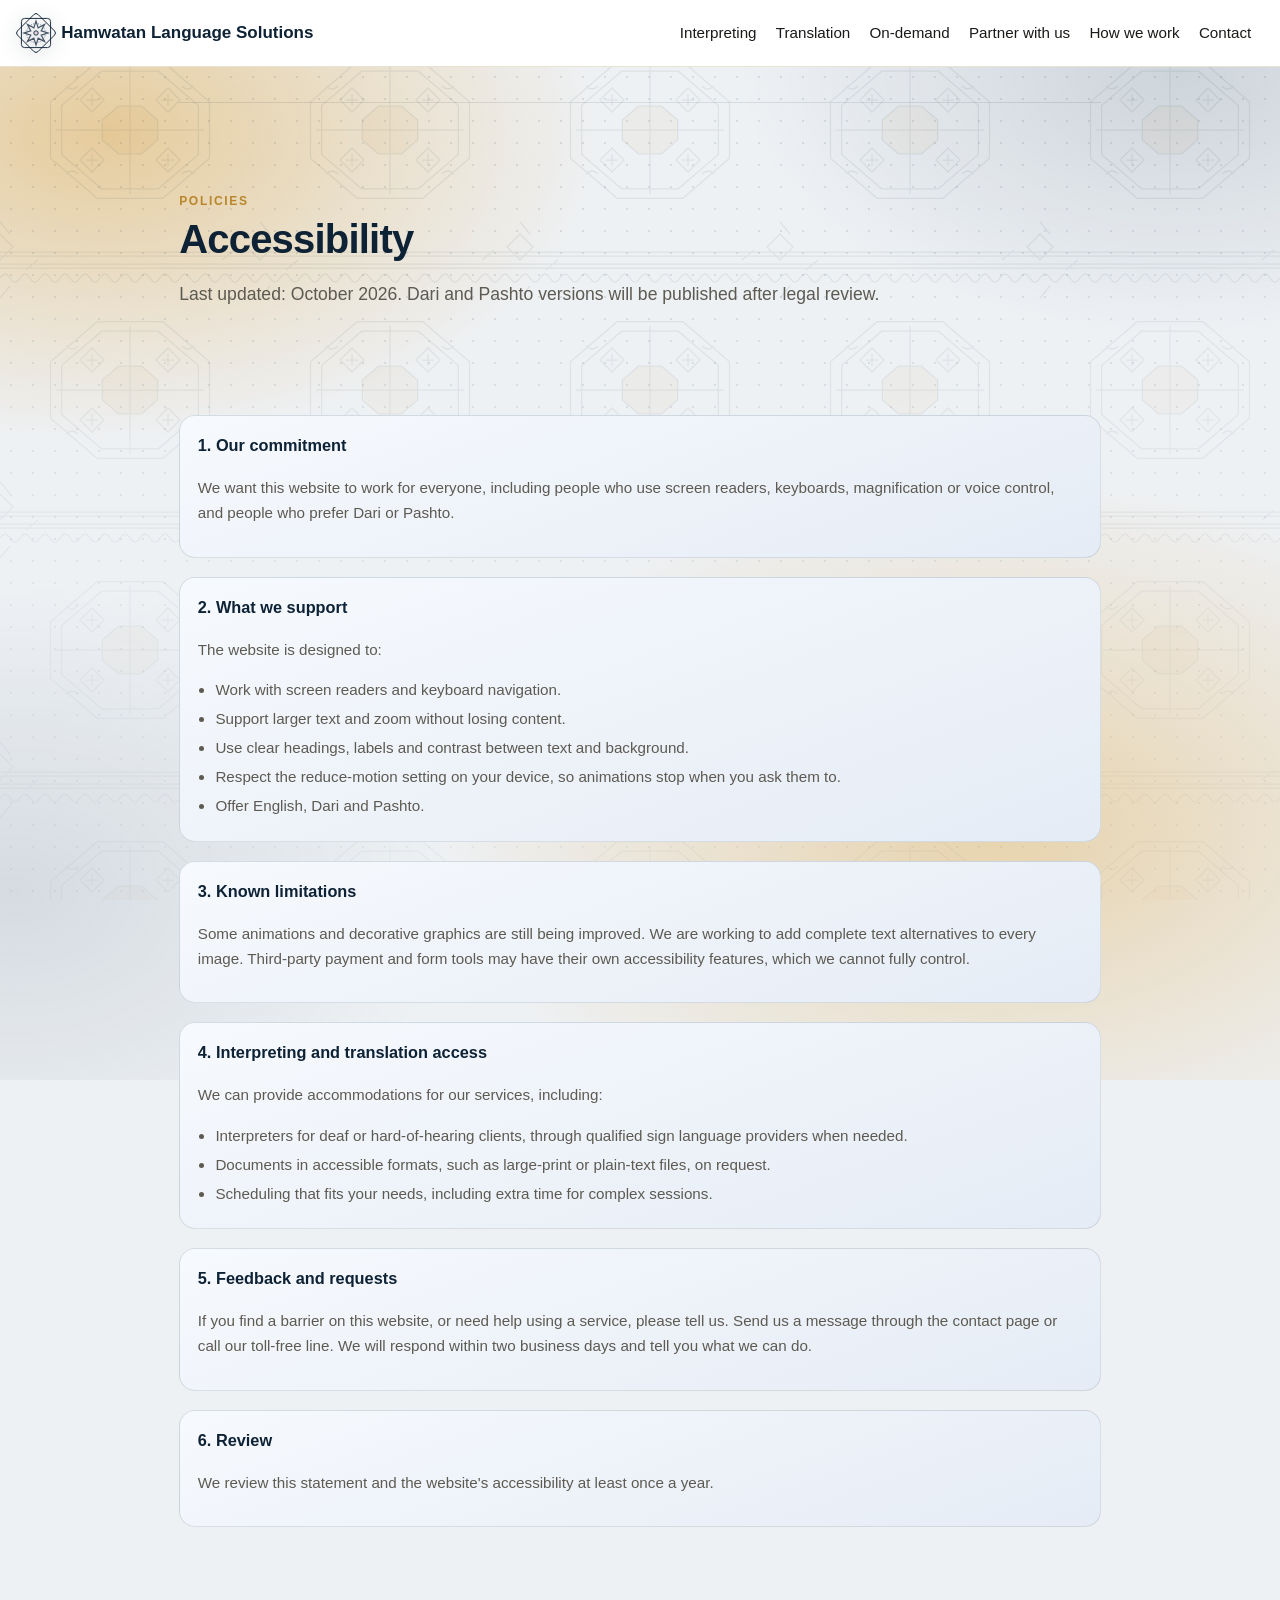
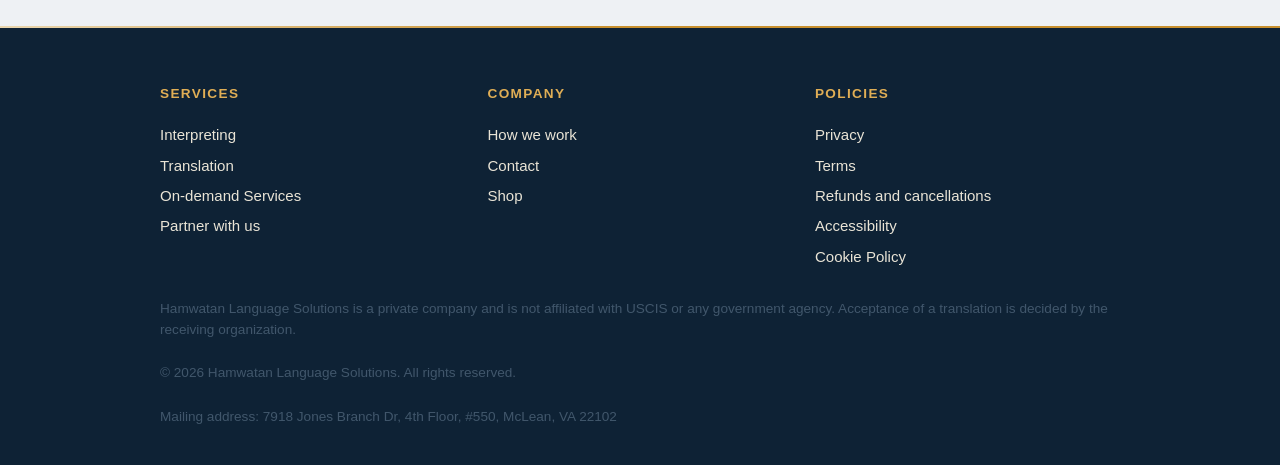
<file: accessibility.html>
<!DOCTYPE html>
<html lang="en">
<head>
<meta charset="utf-8">
<meta name="viewport" content="width=device-width, initial-scale=1">
<title>Accessibility | Hamwatan Language Solutions</title>
<meta name="description" content="How the Hamwatan website and services support screen readers, keyboards, zoom and language access.">
<meta name="robots" content="index, follow">
<link rel="canonical" href="https://hlanguagesolutions.com/accessibility.html">
<meta property="og:type" content="website">
<meta property="og:site_name" content="Hamwatan Language Solutions">
<meta property="og:title" content="Accessibility | Hamwatan Language Solutions">
<meta property="og:description" content="How the Hamwatan website and services support screen readers, keyboards, zoom and language access.">
<meta property="og:url" content="https://hlanguagesolutions.com/accessibility.html">
<meta name="twitter:card" content="summary">
<link rel="stylesheet" href="styles.css">
<script type="application/ld+json">{"@context": "https://schema.org", "@type": "WebPage", "name": "Accessibility | Hamwatan Language Solutions", "description": "How the Hamwatan website and services support screen readers, keyboards, zoom and language access.", "url": "https://hlanguagesolutions.com/accessibility.html", "isPartOf": {"@type": "WebSite", "name": "Hamwatan Language Solutions", "url": "https://hlanguagesolutions.com/"}}</script><script type="application/ld+json">{"@context": "https://schema.org", "@type": "BreadcrumbList", "itemListElement": [{"@type": "ListItem", "position": 1, "name": "Home", "item": "https://hlanguagesolutions.com/"}, {"@type": "ListItem", "position": 2, "name": "Accessibility", "item": "https://hlanguagesolutions.com/accessibility.html"}]}</script>
<link rel="icon" href="favicon.ico" sizes="any"><link rel="icon" type="image/png" sizes="32x32" href="favicon-32.png"><link rel="icon" type="image/png" sizes="512x512" href="favicon-512.png"><link rel="apple-touch-icon" sizes="180x180" href="apple-touch-icon.png"></head>
<body>
<header class="site-head"><a class="logo" href="index.html" aria-label="Hamwatan Language Solutions home"><svg class="mk" width="34" height="34" viewBox="0 0 56 56" aria-hidden="true"><defs><linearGradient id="lgA" x1="0" y1="0" x2="1" y2="1"><stop offset="0" stop-color="#F6DDA0"/><stop offset=".5" stop-color="#E0AE55"/><stop offset="1" stop-color="#9A5F1B"/></linearGradient><linearGradient id="lgB" x1="0" y1="0" x2="1" y2="1"><stop offset="0" stop-color="#FFF1CC"/><stop offset="1" stop-color="#C8902E"/></linearGradient></defs><g class="lring" fill="none" stroke="currentColor" stroke-width="1.5"><rect x="4" y="4" width="48" height="48" rx="5"/><rect x="4" y="4" width="48" height="48" rx="5" transform="rotate(45 28 28)"/></g><circle cx="28" cy="28" r="15.5" fill="none" stroke="currentColor" stroke-width="1.2" stroke-dasharray="1.6 2.4"/><g class="linner" fill="none" stroke="currentColor" stroke-width="1.9"><path d="M28.00,8.00 L31.52,19.50 L42.14,13.86 L36.50,24.48 L48.00,28.00 L36.50,31.52 L42.14,42.14 L31.52,36.50 L28.00,48.00 L24.48,36.50 L13.86,42.14 L19.50,31.52 L8.00,28.00 L19.50,24.48 L13.86,13.86 L24.48,19.50 Z"/></g><circle cx="28" cy="28" r="3.6" fill="none" stroke="currentColor" stroke-width="1.5"/><circle cx="28" cy="28" r="1.2" fill="#E79AC3"/></svg><span>Hamwatan Language Solutions</span></a>
<nav aria-label="Main"><a href="interpreting.html">Interpreting</a><a href="translation.html">Translation</a><a href="on-demand.html">On-demand</a><a href="index.html#/partnership">Partner with us</a><a href="how-we-work.html">How we work</a><a href="index.html#/contact">Contact</a></nav></header>
<main class="page">
<section><p class="eyebrow">Policies</p><h1>Accessibility</h1><p class="lead">Last updated: October 2026. Dari and Pashto versions will be published after legal review.</p></section><section class="pol-sec"><h4>1. Our commitment</h4><p>We want this website to work for everyone, including people who use screen readers, keyboards, magnification or voice control, and people who prefer Dari or Pashto.</p></section><section class="pol-sec"><h4>2. What we support</h4><p>The website is designed to:</p><ul><li>Work with screen readers and keyboard navigation.</li><li>Support larger text and zoom without losing content.</li><li>Use clear headings, labels and contrast between text and background.</li><li>Respect the reduce-motion setting on your device, so animations stop when you ask them to.</li><li>Offer English, Dari and Pashto.</li></ul></section><section class="pol-sec"><h4>3. Known limitations</h4><p>Some animations and decorative graphics are still being improved. We are working to add complete text alternatives to every image. Third-party payment and form tools may have their own accessibility features, which we cannot fully control.</p></section><section class="pol-sec"><h4>4. Interpreting and translation access</h4><p>We can provide accommodations for our services, including:</p><ul><li>Interpreters for deaf or hard-of-hearing clients, through qualified sign language providers when needed.</li><li>Documents in accessible formats, such as large-print or plain-text files, on request.</li><li>Scheduling that fits your needs, including extra time for complex sessions.</li></ul></section><section class="pol-sec"><h4>5. Feedback and requests</h4><p>If you find a barrier on this website, or need help using a service, please tell us. Send us a message through the contact page or call our toll-free line. We will respond within two business days and tell you what we can do.</p></section><section class="pol-sec"><h4>6. Review</h4><p>We review this statement and the website's accessibility at least once a year.</p></section>
</main>
<footer class="site-foot"><div class="foot-grid">
<div><h4>Services</h4><ul><li><a href="interpreting.html">Interpreting</a></li><li><a href="translation.html">Translation</a></li><li><a href="on-demand.html">On-demand Services</a></li><li><a href="partners.html">Partner with us</a></li></ul></div>
<div><h4>Company</h4><ul><li><a href="how-we-work.html">How we work</a></li><li><a href="index.html#/contact">Contact</a></li><li><a href="index.html#/shop">Shop</a></li></ul></div>
<div><h4>Policies</h4><ul><li><a href="privacy.html">Privacy</a></li><li><a href="terms.html">Terms</a></li><li><a href="refunds.html">Refunds and cancellations</a></li><li><a href="accessibility.html">Accessibility</a></li><li><a href="cookies.html">Cookie Policy</a></li></ul></div>
</div>
<p class="fine">Hamwatan Language Solutions is a private company and is not affiliated with USCIS or any government agency. Acceptance of a translation is decided by the receiving organization.</p>
<p class="fine">&copy; 2026 Hamwatan Language Solutions. All rights reserved.</p><p class="fine">Mailing address: 7918 Jones Branch Dr, 4th Floor, #550, McLean, VA 22102</p></footer>
</body>
</html>
</file>
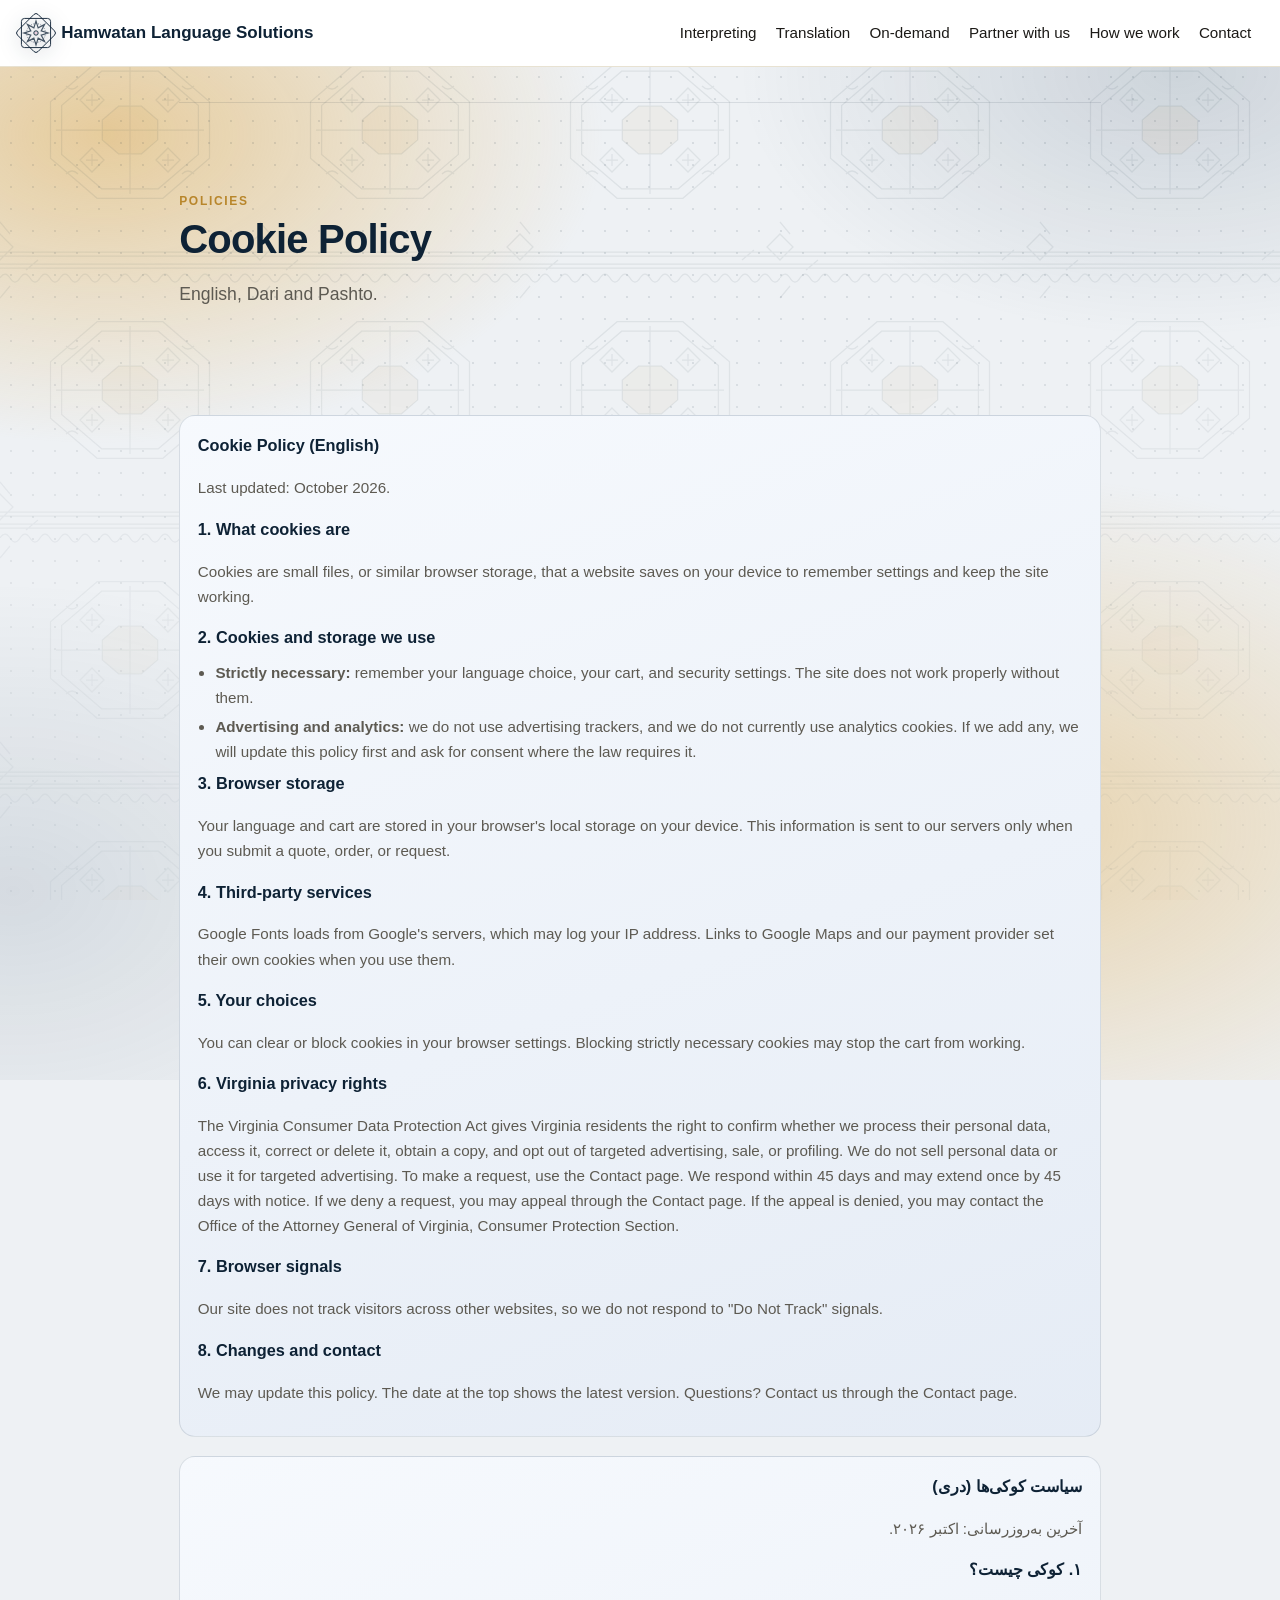
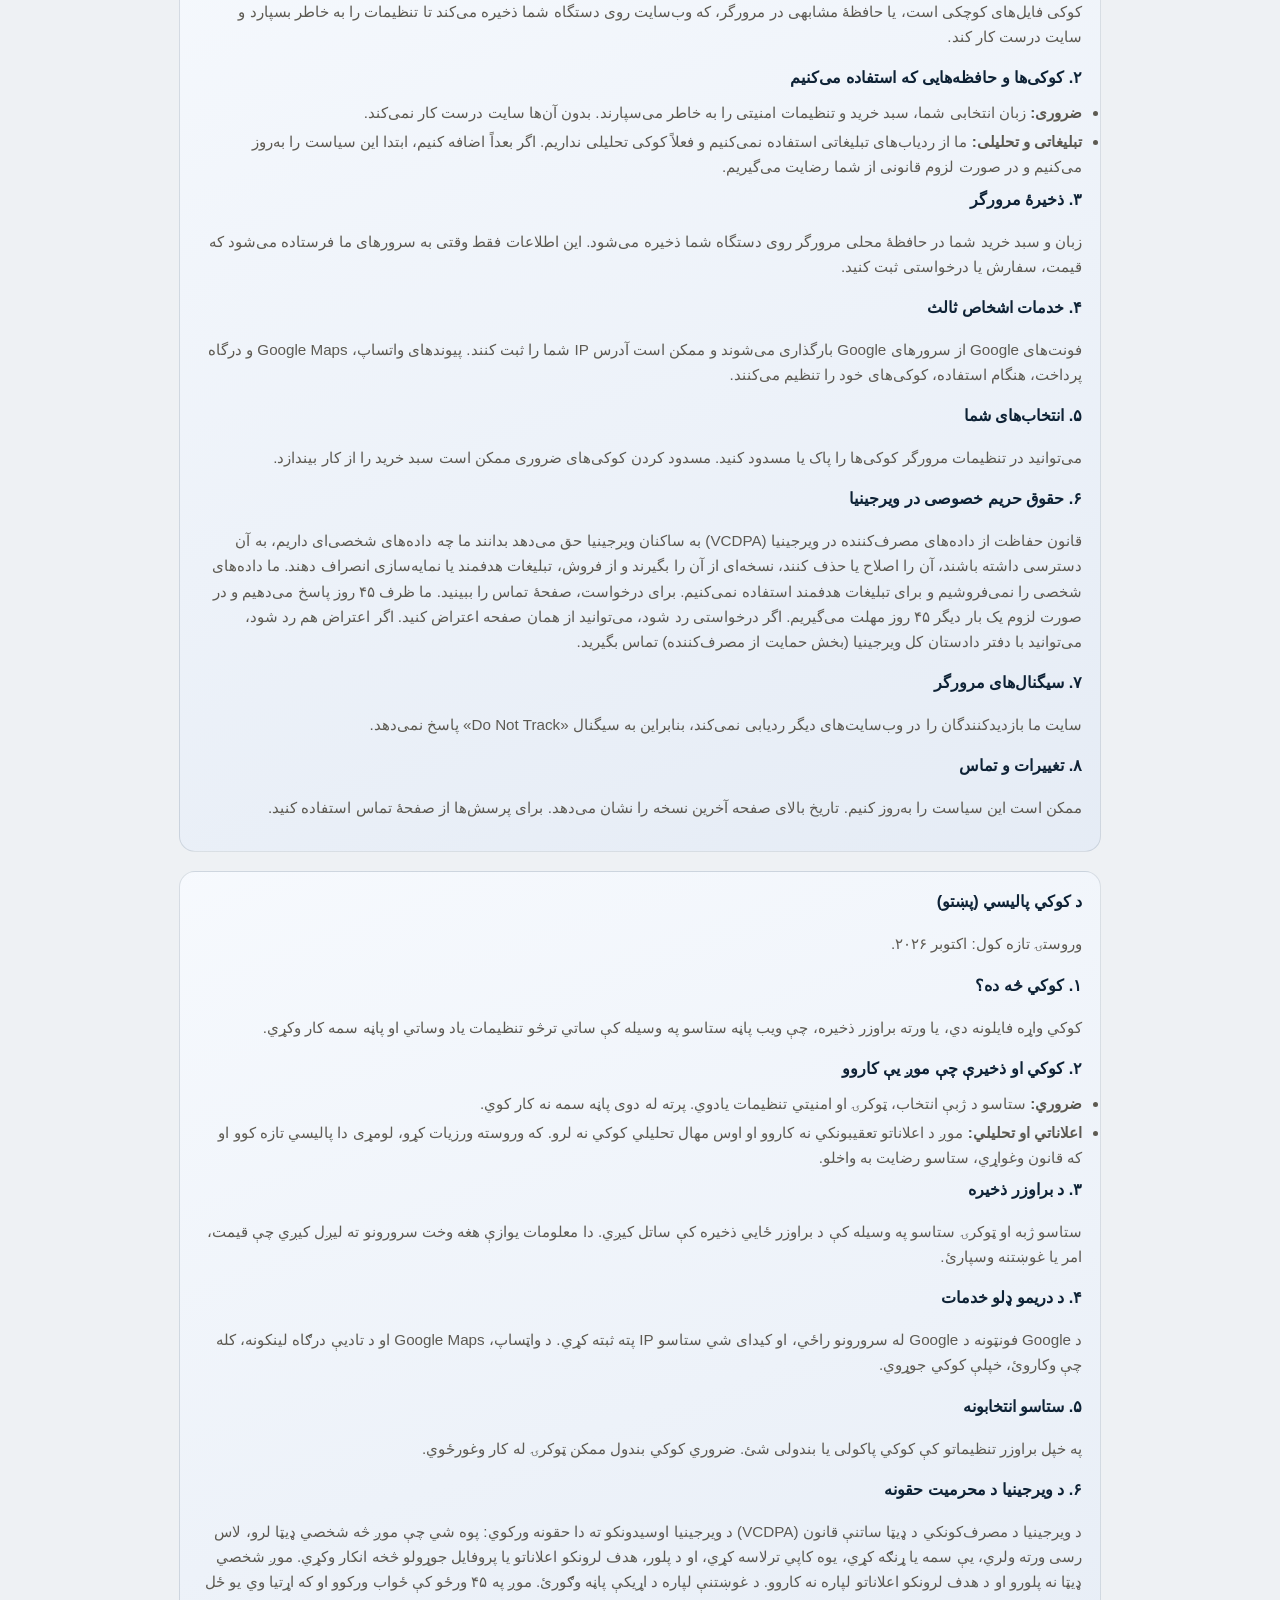
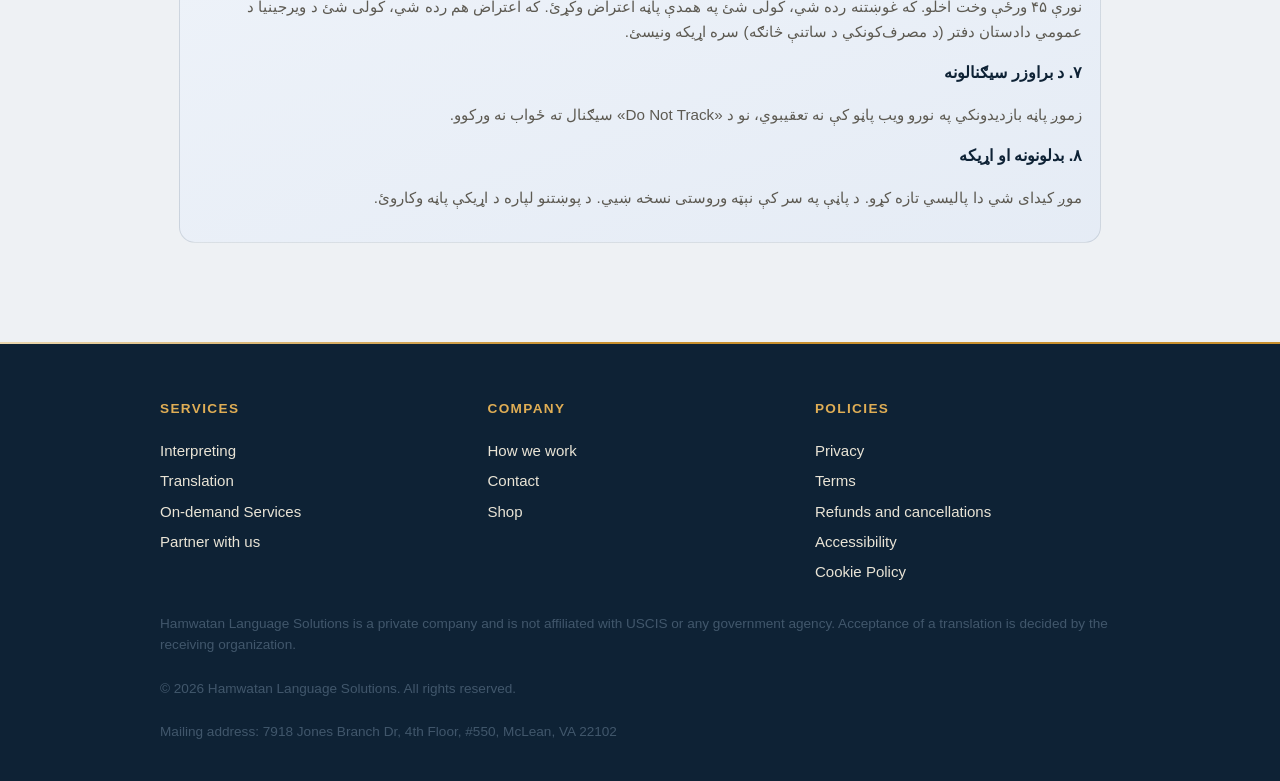
<file: cookies.html>
<!DOCTYPE html>
<html lang="en">
<head>
<meta charset="utf-8">
<meta name="viewport" content="width=device-width, initial-scale=1">
<title>Cookie Policy | Hamwatan Language Solutions</title>
<meta name="description" content="How Hamwatan uses cookies and browser storage, your choices, and Virginia privacy rights, in English, Dari and Pashto.">
<meta name="robots" content="index, follow">
<link rel="canonical" href="https://hlanguagesolutions.com/cookies.html">
<meta property="og:type" content="website">
<meta property="og:site_name" content="Hamwatan Language Solutions">
<meta property="og:title" content="Cookie Policy | Hamwatan Language Solutions">
<meta property="og:description" content="How Hamwatan uses cookies and browser storage, your choices, and Virginia privacy rights, in English, Dari and Pashto.">
<meta property="og:url" content="https://hlanguagesolutions.com/cookies.html">
<meta name="twitter:card" content="summary">
<link rel="stylesheet" href="styles.css">
<script type="application/ld+json">{"@context": "https://schema.org", "@type": "WebPage", "name": "Cookie Policy | Hamwatan Language Solutions", "description": "How Hamwatan uses cookies and browser storage, your choices, and Virginia privacy rights, in English, Dari and Pashto.", "url": "https://hlanguagesolutions.com/cookies.html", "isPartOf": {"@type": "WebSite", "name": "Hamwatan Language Solutions", "url": "https://hlanguagesolutions.com/"}}</script><script type="application/ld+json">{"@context": "https://schema.org", "@type": "BreadcrumbList", "itemListElement": [{"@type": "ListItem", "position": 1, "name": "Home", "item": "https://hlanguagesolutions.com/"}, {"@type": "ListItem", "position": 2, "name": "Cookie Policy", "item": "https://hlanguagesolutions.com/cookies.html"}]}</script>
<link rel="icon" href="favicon.ico" sizes="any"><link rel="icon" type="image/png" sizes="32x32" href="favicon-32.png"><link rel="icon" type="image/png" sizes="512x512" href="favicon-512.png"><link rel="apple-touch-icon" sizes="180x180" href="apple-touch-icon.png"></head>
<body>
<header class="site-head"><a class="logo" href="index.html" aria-label="Hamwatan Language Solutions home"><svg class="mk" width="34" height="34" viewBox="0 0 56 56" aria-hidden="true"><defs><linearGradient id="lgA" x1="0" y1="0" x2="1" y2="1"><stop offset="0" stop-color="#F6DDA0"/><stop offset=".5" stop-color="#E0AE55"/><stop offset="1" stop-color="#9A5F1B"/></linearGradient><linearGradient id="lgB" x1="0" y1="0" x2="1" y2="1"><stop offset="0" stop-color="#FFF1CC"/><stop offset="1" stop-color="#C8902E"/></linearGradient></defs><g class="lring" fill="none" stroke="currentColor" stroke-width="1.5"><rect x="4" y="4" width="48" height="48" rx="5"/><rect x="4" y="4" width="48" height="48" rx="5" transform="rotate(45 28 28)"/></g><circle cx="28" cy="28" r="15.5" fill="none" stroke="currentColor" stroke-width="1.2" stroke-dasharray="1.6 2.4"/><g class="linner" fill="none" stroke="currentColor" stroke-width="1.9"><path d="M28.00,8.00 L31.52,19.50 L42.14,13.86 L36.50,24.48 L48.00,28.00 L36.50,31.52 L42.14,42.14 L31.52,36.50 L28.00,48.00 L24.48,36.50 L13.86,42.14 L19.50,31.52 L8.00,28.00 L19.50,24.48 L13.86,13.86 L24.48,19.50 Z"/></g><circle cx="28" cy="28" r="3.6" fill="none" stroke="currentColor" stroke-width="1.5"/><circle cx="28" cy="28" r="1.2" fill="#E79AC3"/></svg><span>Hamwatan Language Solutions</span></a>
<nav aria-label="Main"><a href="interpreting.html">Interpreting</a><a href="translation.html">Translation</a><a href="on-demand.html">On-demand</a><a href="index.html#/partnership">Partner with us</a><a href="how-we-work.html">How we work</a><a href="index.html#/contact">Contact</a></nav></header>
<main class="page">
<section><p class="eyebrow">Policies</p><h1>Cookie Policy</h1><p class="lead">English, Dari and Pashto.</p></section>
<section class="pol-sec" lang="en"><h4>Cookie Policy (English)</h4>
<p>Last updated: October 2026.</p>
<h4>1. What cookies are</h4><p>Cookies are small files, or similar browser storage, that a website saves on your device to remember settings and keep the site working.</p>
<h4>2. Cookies and storage we use</h4><ul><li><b>Strictly necessary:</b> remember your language choice, your cart, and security settings. The site does not work properly without them.</li><li><b>Advertising and analytics:</b> we do not use advertising trackers, and we do not currently use analytics cookies. If we add any, we will update this policy first and ask for consent where the law requires it.</li></ul>
<h4>3. Browser storage</h4><p>Your language and cart are stored in your browser's local storage on your device. This information is sent to our servers only when you submit a quote, order, or request.</p>
<h4>4. Third-party services</h4><p>Google Fonts loads from Google's servers, which may log your IP address. Links to Google Maps and our payment provider set their own cookies when you use them.</p>
<h4>5. Your choices</h4><p>You can clear or block cookies in your browser settings. Blocking strictly necessary cookies may stop the cart from working.</p>
<h4>6. Virginia privacy rights</h4><p>The Virginia Consumer Data Protection Act gives Virginia residents the right to confirm whether we process their personal data, access it, correct or delete it, obtain a copy, and opt out of targeted advertising, sale, or profiling. We do not sell personal data or use it for targeted advertising. To make a request, use the Contact page. We respond within 45 days and may extend once by 45 days with notice. If we deny a request, you may appeal through the Contact page. If the appeal is denied, you may contact the Office of the Attorney General of Virginia, Consumer Protection Section.</p>
<h4>7. Browser signals</h4><p>Our site does not track visitors across other websites, so we do not respond to "Do Not Track" signals.</p>
<h4>8. Changes and contact</h4><p>We may update this policy. The date at the top shows the latest version. Questions? Contact us through the Contact page.</p>
</section>
<section class="pol-sec" lang="fa-AF" dir="rtl"><h4>سیاست کوکی‌ها (دری)</h4>
<p>آخرین به‌روزرسانی: اکتبر ۲۰۲۶.</p>
<h4>۱. کوکی چیست؟</h4><p>کوکی فایل‌های کوچکی است، یا حافظهٔ مشابهی در مرورگر، که وب‌سایت روی دستگاه شما ذخیره می‌کند تا تنظیمات را به خاطر بسپارد و سایت درست کار کند.</p>
<h4>۲. کوکی‌ها و حافظه‌هایی که استفاده می‌کنیم</h4><ul><li><b>ضروری:</b> زبان انتخابی شما، سبد خرید و تنظیمات امنیتی را به خاطر می‌سپارند. بدون آن‌ها سایت درست کار نمی‌کند.</li><li><b>تبلیغاتی و تحلیلی:</b> ما از ردیاب‌های تبلیغاتی استفاده نمی‌کنیم و فعلاً کوکی تحلیلی نداریم. اگر بعداً اضافه کنیم، ابتدا این سیاست را به‌روز می‌کنیم و در صورت لزوم قانونی از شما رضایت می‌گیریم.</li></ul>
<h4>۳. ذخیرهٔ مرورگر</h4><p>زبان و سبد خرید شما در حافظهٔ محلی مرورگر روی دستگاه شما ذخیره می‌شود. این اطلاعات فقط وقتی به سرورهای ما فرستاده می‌شود که قیمت، سفارش یا درخواستی ثبت کنید.</p>
<h4>۴. خدمات اشخاص ثالث</h4><p>فونت‌های Google از سرورهای Google بارگذاری می‌شوند و ممکن است آدرس IP شما را ثبت کنند. پیوندهای واتساپ، Google Maps و درگاه پرداخت، هنگام استفاده، کوکی‌های خود را تنظیم می‌کنند.</p>
<h4>۵. انتخاب‌های شما</h4><p>می‌توانید در تنظیمات مرورگر کوکی‌ها را پاک یا مسدود کنید. مسدود کردن کوکی‌های ضروری ممکن است سبد خرید را از کار بیندازد.</p>
<h4>۶. حقوق حریم خصوصی در ویرجینیا</h4><p>قانون حفاظت از داده‌های مصرف‌کننده در ویرجینیا (VCDPA) به ساکنان ویرجینیا حق می‌دهد بدانند ما چه داده‌های شخصی‌ای داریم، به آن دسترسی داشته باشند، آن را اصلاح یا حذف کنند، نسخه‌ای از آن را بگیرند و از فروش، تبلیغات هدفمند یا نمایه‌سازی انصراف دهند. ما داده‌های شخصی را نمی‌فروشیم و برای تبلیغات هدفمند استفاده نمی‌کنیم. برای درخواست، صفحهٔ تماس را ببینید. ما ظرف ۴۵ روز پاسخ می‌دهیم و در صورت لزوم یک بار دیگر ۴۵ روز مهلت می‌گیریم. اگر درخواستی رد شود، می‌توانید از همان صفحه اعتراض کنید. اگر اعتراض هم رد شود، می‌توانید با دفتر دادستان کل ویرجینیا (بخش حمایت از مصرف‌کننده) تماس بگیرید.</p>
<h4>۷. سیگنال‌های مرورگر</h4><p>سایت ما بازدیدکنندگان را در وب‌سایت‌های دیگر ردیابی نمی‌کند، بنابراین به سیگنال «Do Not Track» پاسخ نمی‌دهد.</p>
<h4>۸. تغییرات و تماس</h4><p>ممکن است این سیاست را به‌روز کنیم. تاریخ بالای صفحه آخرین نسخه را نشان می‌دهد. برای پرسش‌ها از صفحهٔ تماس استفاده کنید.</p>
</section>
<section class="pol-sec" lang="ps" dir="rtl"><h4>د کوکي پالیسي (پښتو)</h4>
<p>وروستۍ تازه کول: اکتوبر ۲۰۲۶.</p>
<h4>۱. کوکي څه ده؟</h4><p>کوکي واړه فایلونه دي، یا ورته براوزر ذخیره، چې ویب پاڼه ستاسو په وسیله کې ساتي ترڅو تنظیمات یاد وساتي او پاڼه سمه کار وکړي.</p>
<h4>۲. کوکي او ذخیرې چې موږ یې کاروو</h4><ul><li><b>ضروري:</b> ستاسو د ژبې انتخاب، ټوکرۍ او امنیتي تنظیمات یادوي. پرته له دوی پاڼه سمه نه کار کوي.</li><li><b>اعلاناتي او تحلیلي:</b> موږ د اعلاناتو تعقیبونکي نه کاروو او اوس مهال تحلیلي کوکي نه لرو. که وروسته ورزیات کړو، لومړی دا پالیسي تازه کوو او که قانون وغواړي، ستاسو رضایت به واخلو.</li></ul>
<h4>۳. د براوزر ذخیره</h4><p>ستاسو ژبه او ټوکرۍ ستاسو په وسیله کې د براوزر ځایي ذخیره کې ساتل کیږي. دا معلومات یوازې هغه وخت سرورونو ته لیږل کیږي چې قیمت، امر یا غوښتنه وسپارئ.</p>
<h4>۴. د دریمو ډلو خدمات</h4><p>د Google فونټونه د Google له سرورونو راځي، او کیدای شي ستاسو IP پته ثبته کړي. د واټساپ، Google Maps او د تادیې درګاه لینکونه، کله چې وکاروئ، خپلې کوکي جوړوي.</p>
<h4>۵. ستاسو انتخابونه</h4><p>په خپل براوزر تنظیماتو کې کوکي پاکولی یا بندولی شئ. ضروري کوکي بندول ممکن ټوکرۍ له کار وغورځوي.</p>
<h4>۶. د ویرجینیا د محرمیت حقونه</h4><p>د ویرجینیا د مصرف‌کونکي د ډیټا ساتنې قانون (VCDPA) د ویرجینیا اوسیدونکو ته دا حقونه ورکوي: پوه شي چې موږ څه شخصي ډیټا لرو، لاس رسی ورته ولري، یې سمه یا ړنګه کړي، یوه کاپي ترلاسه کړي، او د پلور، هدف لرونکو اعلاناتو یا پروفایل جوړولو څخه انکار وکړي. موږ شخصي ډیټا نه پلورو او د هدف لرونکو اعلاناتو لپاره نه کاروو. د غوښتنې لپاره د اړیکې پاڼه وګورئ. موږ په ۴۵ ورځو کې ځواب ورکوو او که اړتیا وي یو ځل نورې ۴۵ ورځې وخت اخلو. که غوښتنه رده شي، کولی شئ په همدې پاڼه اعتراض وکړئ. که اعتراض هم رده شي، کولی شئ د ویرجینیا د عمومي دادستان دفتر (د مصرف‌کونکي د ساتنې څانګه) سره اړیکه ونیسئ.</p>
<h4>۷. د براوزر سیګنالونه</h4><p>زموږ پاڼه بازدیدونکي په نورو ویب پاڼو کې نه تعقیبوي، نو د «Do Not Track» سیګنال ته ځواب نه ورکوو.</p>
<h4>۸. بدلونونه او اړیکه</h4><p>موږ کیدای شي دا پالیسي تازه کړو. د پاڼې په سر کې نېټه وروستی نسخه ښيي. د پوښتنو لپاره د اړیکې پاڼه وکاروئ.</p>
</section>

</main>
<footer class="site-foot"><div class="foot-grid">
<div><h4>Services</h4><ul><li><a href="interpreting.html">Interpreting</a></li><li><a href="translation.html">Translation</a></li><li><a href="on-demand.html">On-demand Services</a></li><li><a href="partners.html">Partner with us</a></li></ul></div>
<div><h4>Company</h4><ul><li><a href="how-we-work.html">How we work</a></li><li><a href="index.html#/contact">Contact</a></li><li><a href="index.html#/shop">Shop</a></li></ul></div>
<div><h4>Policies</h4><ul><li><a href="privacy.html">Privacy</a></li><li><a href="terms.html">Terms</a></li><li><a href="refunds.html">Refunds and cancellations</a></li><li><a href="accessibility.html">Accessibility</a></li><li><a href="cookies.html">Cookie Policy</a></li></ul></div>
</div>
<p class="fine">Hamwatan Language Solutions is a private company and is not affiliated with USCIS or any government agency. Acceptance of a translation is decided by the receiving organization.</p>
<p class="fine">&copy; 2026 Hamwatan Language Solutions. All rights reserved.</p><p class="fine">Mailing address: 7918 Jones Branch Dr, 4th Floor, #550, McLean, VA 22102</p></footer>
</body>
</html>
</file>
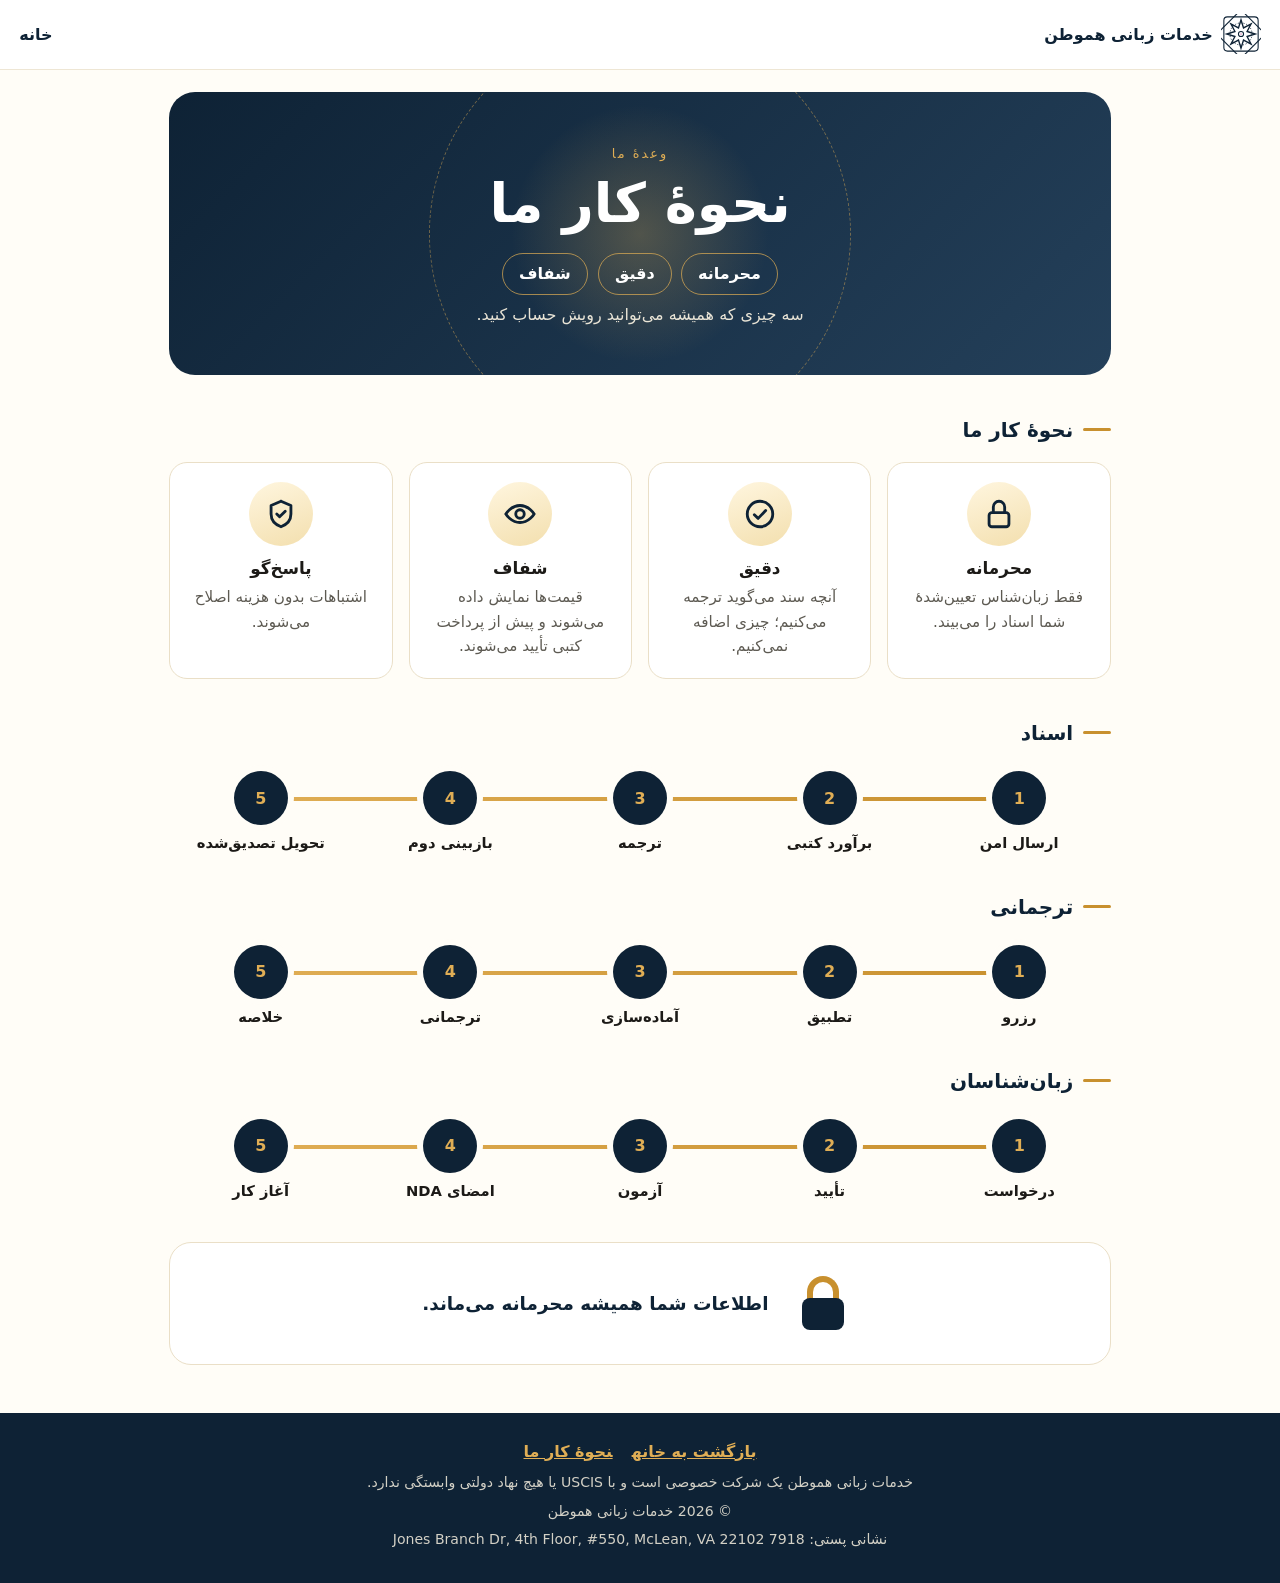
<file: how-we-work-fa.html>
<!DOCTYPE html>
<html lang="fa-AF" dir="rtl">
<head>
<meta charset="utf-8">
<meta name="viewport" content="width=device-width, initial-scale=1">
<title>نحوهٔ کار ما | خدمات زبانی هموطن</title>
<meta name="description" content="سه وعدهٔ ما در هر کار: محرمانه، دقیق و شفاف. ببینید اسناد، ترجمانی و زبان‌شناسان را چگونه مدیریت می‌کنیم.">
<meta name="robots" content="index, follow">
<link rel="canonical" href="https://hlanguagesolutions.com/how-we-work-fa.html">
<link rel="alternate" hreflang="en" href="https://hlanguagesolutions.com/how-we-work.html">
<link rel="alternate" hreflang="fa-AF" href="https://hlanguagesolutions.com/how-we-work-fa.html">
<link rel="alternate" hreflang="ps" href="https://hlanguagesolutions.com/how-we-work-ps.html">
<meta property="og:title" content="نحوهٔ کار ما | خدمات زبانی هموطن">
<meta property="og:description" content="سه وعدهٔ ما در هر کار: محرمانه، دقیق و شفاف. ببینید اسناد، ترجمانی و زبان‌شناسان را چگونه مدیریت می‌کنیم.">
<meta property="og:url" content="https://hlanguagesolutions.com/how-we-work-fa.html">
<meta name="twitter:card" content="summary">
<style>
:root{--navy:#0E2235;--navy2:#24405A;--gold:#C8902E;--gold2:#E0AE55;--paper:#FFFDF7;--ink:#1c1a17;--muted:#5d5a52}
*{box-sizing:border-box}
body{margin:0;background:var(--paper);color:var(--ink);font-family:"Archivo","Vazirmatn","Noto Naskh Arabic",system-ui,sans-serif;line-height:1.6}
.top{display:flex;justify-content:space-between;align-items:center;padding:.9rem 1.2rem;background:#fff;border-bottom:1px solid #eee6d4}
.top a{color:var(--navy);text-decoration:none;font-weight:700;display:inline-flex;align-items:center;gap:.5rem}
.wrap{max-width:980px;margin:0 auto;padding:0 1.2rem}
/* hero */
.hero{position:relative;overflow:hidden;background:linear-gradient(135deg,var(--navy),var(--navy2));color:#fff;border-radius:26px;margin:1.4rem auto;padding:3rem 1.6rem;text-align:center}
.hero::before{content:"";position:absolute;width:420px;height:420px;border-radius:50%;border:1px dashed rgba(224,174,85,.45);left:50%;top:50%;transform:translate(-50%,-50%);animation:spin 26s linear infinite}
.hero::after{content:"";position:absolute;width:260px;height:260px;border-radius:50%;background:radial-gradient(circle,rgba(224,174,85,.28),transparent 70%);left:50%;top:50%;transform:translate(-50%,-50%);animation:breathe 4s ease-in-out infinite}
.hero>*{position:relative;z-index:1}
.kick{display:inline-block;font-size:.8rem;letter-spacing:.16em;text-transform:uppercase;color:var(--gold2);margin:0 0 .4rem;opacity:0;animation:up .7s .1s forwards}
.hero h1{font-size:clamp(2rem,6vw,3.4rem);margin:.2rem 0;line-height:1.1;opacity:0;animation:up .8s .25s forwards}
.tags{display:flex;gap:.6rem;justify-content:center;flex-wrap:wrap;margin:1.2rem 0 .4rem}
.tag{padding:.45rem 1rem;border-radius:999px;border:1px solid rgba(224,174,85,.7);color:#fff;font-weight:700;opacity:0;transform:scale(.7);animation:pop .55s forwards}
.tag:nth-child(1){animation-delay:.6s}.tag:nth-child(2){animation-delay:.85s}.tag:nth-child(3){animation-delay:1.1s}
.hero .sub{color:#e9e4d6;margin:.4rem 0 0;opacity:0;animation:up .7s 1.3s forwards}
@keyframes up{from{opacity:0;transform:translateY(16px)}to{opacity:1;transform:none}}
@keyframes pop{to{opacity:1;transform:scale(1)}}
@keyframes spin{to{transform:translate(-50%,-50%) rotate(360deg)}}
@keyframes breathe{0%,100%{transform:translate(-50%,-50%) scale(1)}50%{transform:translate(-50%,-50%) scale(1.15)}}
/* section titles */
h2.sec{font-size:1.25rem;margin:2.4rem 0 1rem;color:var(--navy);display:flex;align-items:center;gap:.6rem}
h2.sec::before{content:"";width:28px;height:3px;background:var(--gold);border-radius:3px}
/* pillars */
.pillars{display:grid;grid-template-columns:repeat(auto-fit,minmax(200px,1fr));gap:1rem}
.pill{background:#fff;border:1px solid #eadfc7;border-radius:18px;padding:1.2rem;text-align:center;opacity:0;transform:translateY(24px) rotateX(12deg);transition:opacity .7s ease,transform .7s ease}
.pill.in{opacity:1;transform:none}
.pill .ic{width:64px;height:64px;margin:0 auto .6rem;border-radius:50%;background:linear-gradient(160deg,#fff6df,#f3dfae);display:grid;place-items:center}
.pill svg{width:34px;height:34px;stroke:var(--navy);fill:none;stroke-width:2;stroke-linecap:round;stroke-linejoin:round}
.pill svg .d{stroke-dasharray:60;stroke-dashoffset:60}
.pill.in svg .d{animation:draw 1.4s .3s ease forwards}
@keyframes draw{to{stroke-dashoffset:0}}
.pill h3{margin:.2rem 0;font-size:1.05rem}
.pill p{margin:0;color:var(--muted);font-size:.95rem}
/* journey */
.journey{position:relative;display:flex;justify-content:space-between;gap:.4rem;margin:1rem 0 .4rem;padding-top:.4rem}
.journey::before{content:"";position:absolute;left:8%;right:8%;top:calc(.4rem + 26px);height:4px;border-radius:4px;background:#eadfc7}
.journey .fill{position:absolute;left:8%;top:calc(.4rem + 26px);height:4px;border-radius:4px;background:linear-gradient(90deg,var(--gold2),var(--gold));width:0;transition:width 1.6s ease}
.journey.in .fill{width:84%}
.jn{position:relative;flex:1;text-align:center;z-index:1;opacity:0;transform:translateY(12px);transition:opacity .5s ease,transform .5s ease}
.jn.in{opacity:1;transform:none}
.jn .dot{width:54px;height:54px;margin:0 auto .5rem;border-radius:50%;background:var(--navy);color:var(--gold2);font-weight:800;display:grid;place-items:center;box-shadow:0 0 0 6px var(--paper);font-size:1rem}
.jn.in .dot{animation:ping 1.6s .2s ease-out 1}
@keyframes ping{0%{box-shadow:0 0 0 6px var(--paper),0 0 0 6px rgba(224,174,85,.7)}100%{box-shadow:0 0 0 6px var(--paper),0 0 0 22px rgba(224,174,85,0)}}
.jn b{display:block;font-size:.92rem;line-height:1.3}
.jn.travel .dot{}
/* travelling spark on the line (desktop) */
.spark{position:absolute;top:calc(.4rem + 24px);width:10px;height:10px;border-radius:50%;background:#fff;box-shadow:0 0 12px var(--gold2);opacity:0;pointer-events:none}
.journey.in .spark{animation:run 3.2s 1.8s ease-in-out infinite}
@keyframes run{0%{left:8%;opacity:0}10%{opacity:1}90%{opacity:1}100%{left:92%;opacity:0}}
/* closing lock */
.lockbox{margin:2.6rem auto 0;background:#fff;border:1px solid #eadfc7;border-radius:22px;padding:1.6rem;display:flex;align-items:center;gap:1.2rem;justify-content:center;flex-wrap:wrap;text-align:center}
.lock{width:70px;height:70px;position:relative}
.lock .body{position:absolute;left:14px;top:30px;width:42px;height:32px;border-radius:8px;background:var(--navy)}
.lock .shackle{position:absolute;left:19px;top:8px;width:32px;height:32px;border:6px solid var(--gold);border-bottom:none;border-radius:20px 20px 0 0;transform-origin:right bottom;animation:lockit 3s ease-in-out infinite}
@keyframes lockit{0%,40%{transform:translateY(0)}50%,90%{transform:translateY(-8px)}100%{transform:translateY(0)}}
.lockbox p{margin:0;font-size:1.15rem;font-weight:700;color:var(--navy)}
footer.site{margin-top:3rem;background:var(--navy);color:#e9e4d6;padding:1.6rem 1.2rem;text-align:center}
footer.site a{color:var(--gold2);font-weight:700;margin:0 .6rem}
footer.site p{margin:.4rem 0;font-size:.88rem;opacity:.9}
/* reveal fallback */
.no-io .pill,.no-io .jn,.no-io .journey{opacity:1;transform:none}
.no-io .journey.in .fill{width:84%}
@media (max-width:640px){
 .journey{flex-direction:column;gap:1rem}
 .journey::before,.journey .fill,.spark{display:none}
 .jn{display:flex;align-items:center;gap:.9rem;text-align:start}
 .jn .dot{margin:0;flex:0 0 54px}
}
@media (prefers-reduced-motion: reduce){
 *,*::before,*::after{animation:none!important;transition:none!important}
 .kick,.hero h1,.tag,.hero .sub,.pill,.jn,.journey .fill{opacity:1;transform:none}
 .journey .fill{width:84%}
 .journey .spark{display:none}
}
</style>
<link rel="icon" href="favicon.ico" sizes="any"><link rel="icon" type="image/png" sizes="32x32" href="favicon-32.png"><link rel="icon" type="image/png" sizes="512x512" href="favicon-512.png"><link rel="apple-touch-icon" sizes="180x180" href="apple-touch-icon.png"></head>
<body>
<div class="top"><a href="index.html"><svg class="mk" width="40" height="40" viewBox="0 0 56 56" aria-hidden="true"><defs><linearGradient id="lgA" x1="0" y1="0" x2="1" y2="1"><stop offset="0" stop-color="#F6DDA0"/><stop offset=".5" stop-color="#E0AE55"/><stop offset="1" stop-color="#9A5F1B"/></linearGradient><linearGradient id="lgB" x1="0" y1="0" x2="1" y2="1"><stop offset="0" stop-color="#FFF1CC"/><stop offset="1" stop-color="#C8902E"/></linearGradient></defs><g class="lring" fill="none" stroke="currentColor" stroke-width="1.5"><rect x="4" y="4" width="48" height="48" rx="5"/><rect x="4" y="4" width="48" height="48" rx="5" transform="rotate(45 28 28)"/></g><circle cx="28" cy="28" r="15.5" fill="none" stroke="currentColor" stroke-width="1.2" stroke-dasharray="1.6 2.4"/><g class="linner" fill="none" stroke="currentColor" stroke-width="1.9"><path d="M28.00,8.00 L31.52,19.50 L42.14,13.86 L36.50,24.48 L48.00,28.00 L36.50,31.52 L42.14,42.14 L31.52,36.50 L28.00,48.00 L24.48,36.50 L13.86,42.14 L19.50,31.52 L8.00,28.00 L19.50,24.48 L13.86,13.86 L24.48,19.50 Z"/></g><circle cx="28" cy="28" r="3.6" fill="none" stroke="currentColor" stroke-width="1.5"/><circle cx="28" cy="28" r="1.2" fill="#E79AC3"/></svg><span>خدمات زبانی هموطن</span></a><a href="index.html">خانه</a></div>
<main class="wrap">
<section class="hero"><p class="kick">وعدهٔ ما</p><h1>نحوهٔ کار ما</h1>
<div class="tags"><span class="tag">محرمانه</span><span class="tag">دقیق</span><span class="tag">شفاف</span></div>
<p class="sub">سه چیزی که همیشه می‌توانید رویش حساب کنید.</p></section>
<h2 class="sec">نحوهٔ کار ما</h2>
<div class="pillars"><div class="pill" style="transition-delay:0.00s"><div class="ic"><svg viewBox="0 0 24 24" aria-hidden="true"><rect class="d" x="5" y="11" width="14" height="10" rx="2"/><path class="d" d="M8 11V7a4 4 0 0 1 8 0v4"/></svg></div><h3>محرمانه</h3><p>فقط زبان‌شناس تعیین‌شدهٔ شما اسناد را می‌بیند.</p></div><div class="pill" style="transition-delay:0.12s"><div class="ic"><svg viewBox="0 0 24 24" aria-hidden="true"><circle class="d" cx="12" cy="12" r="9"/><path class="d" d="M8 12.5l2.7 2.6L16 9.5"/></svg></div><h3>دقیق</h3><p>آنچه سند می‌گوید ترجمه می‌کنیم؛ چیزی اضافه نمی‌کنیم.</p></div><div class="pill" style="transition-delay:0.24s"><div class="ic"><svg viewBox="0 0 24 24" aria-hidden="true"><path class="d" d="M2 12s3.6-6 10-6 10 6 10 6-3.6 6-10 6S2 12 2 12z"/><circle class="d" cx="12" cy="12" r="3"/></svg></div><h3>شفاف</h3><p>قیمت‌ها نمایش داده می‌شوند و پیش از پرداخت کتبی تأیید می‌شوند.</p></div><div class="pill" style="transition-delay:0.36s"><div class="ic"><svg viewBox="0 0 24 24" aria-hidden="true"><path class="d" d="M12 3l7 3v6c0 4.5-3 7.5-7 9-4-1.5-7-4.5-7-9V6z"/><path class="d" d="M9 12l2 2 4-4"/></svg></div><h3>پاسخ‌گو</h3><p>اشتباهات بدون هزینه اصلاح می‌شوند.</p></div></div>
<h2 class="sec">اسناد</h2><div class="journey jr1"><div class="fill"></div><span class="spark"></span><div class="jn" style="transition-delay:0.00s"><div class="dot">1</div><b>ارسال امن</b></div><div class="jn" style="transition-delay:0.12s"><div class="dot">2</div><b>برآورد کتبی</b></div><div class="jn" style="transition-delay:0.24s"><div class="dot">3</div><b>ترجمه</b></div><div class="jn" style="transition-delay:0.36s"><div class="dot">4</div><b>بازبینی دوم</b></div><div class="jn" style="transition-delay:0.48s"><div class="dot">5</div><b>تحویل تصدیق‌شده</b></div></div>
<h2 class="sec">ترجمانی</h2><div class="journey jr2"><div class="fill"></div><span class="spark"></span><div class="jn" style="transition-delay:0.00s"><div class="dot">1</div><b>رزرو</b></div><div class="jn" style="transition-delay:0.12s"><div class="dot">2</div><b>تطبیق</b></div><div class="jn" style="transition-delay:0.24s"><div class="dot">3</div><b>آماده‌سازی</b></div><div class="jn" style="transition-delay:0.36s"><div class="dot">4</div><b>ترجمانی</b></div><div class="jn" style="transition-delay:0.48s"><div class="dot">5</div><b>خلاصه</b></div></div>
<h2 class="sec">زبان‌شناسان</h2><div class="journey jr3"><div class="fill"></div><span class="spark"></span><div class="jn" style="transition-delay:0.00s"><div class="dot">1</div><b>درخواست</b></div><div class="jn" style="transition-delay:0.12s"><div class="dot">2</div><b>تأیید</b></div><div class="jn" style="transition-delay:0.24s"><div class="dot">3</div><b>آزمون</b></div><div class="jn" style="transition-delay:0.36s"><div class="dot">4</div><b>امضای NDA</b></div><div class="jn" style="transition-delay:0.48s"><div class="dot">5</div><b>آغاز کار</b></div></div>
<div class="lockbox"><div class="lock" aria-hidden="true"><span class="shackle"></span><span class="body"></span></div><p>اطلاعات شما همیشه محرمانه می‌ماند.</p></div>
</main>
<footer class="site"><a href="index.html">بازگشت به خانه</a><a href="how-we-work-fa.html" lang="fa-AF">نحوهٔ کار ما</a><p>خدمات زبانی هموطن یک شرکت خصوصی است و با USCIS یا هیچ نهاد دولتی وابستگی ندارد.</p><p>&copy; 2026 خدمات زبانی هموطن</p><p>نشانی پستی: 7918 Jones Branch Dr, 4th Floor, #550, McLean, VA 22102</p></footer>
<script>
(function(){
  document.documentElement.classList.remove('no-io');
  if(!('IntersectionObserver' in window)){document.documentElement.classList.add('no-io');return;}
  var io=new IntersectionObserver(function(es){es.forEach(function(e){if(e.isIntersecting){e.target.classList.add('in');io.unobserve(e.target);}})},{threshold:.25});
  document.querySelectorAll('.pill,.jn,.journey').forEach(function(el){io.observe(el)});
})();
</script>
</body>
</html>
</file>
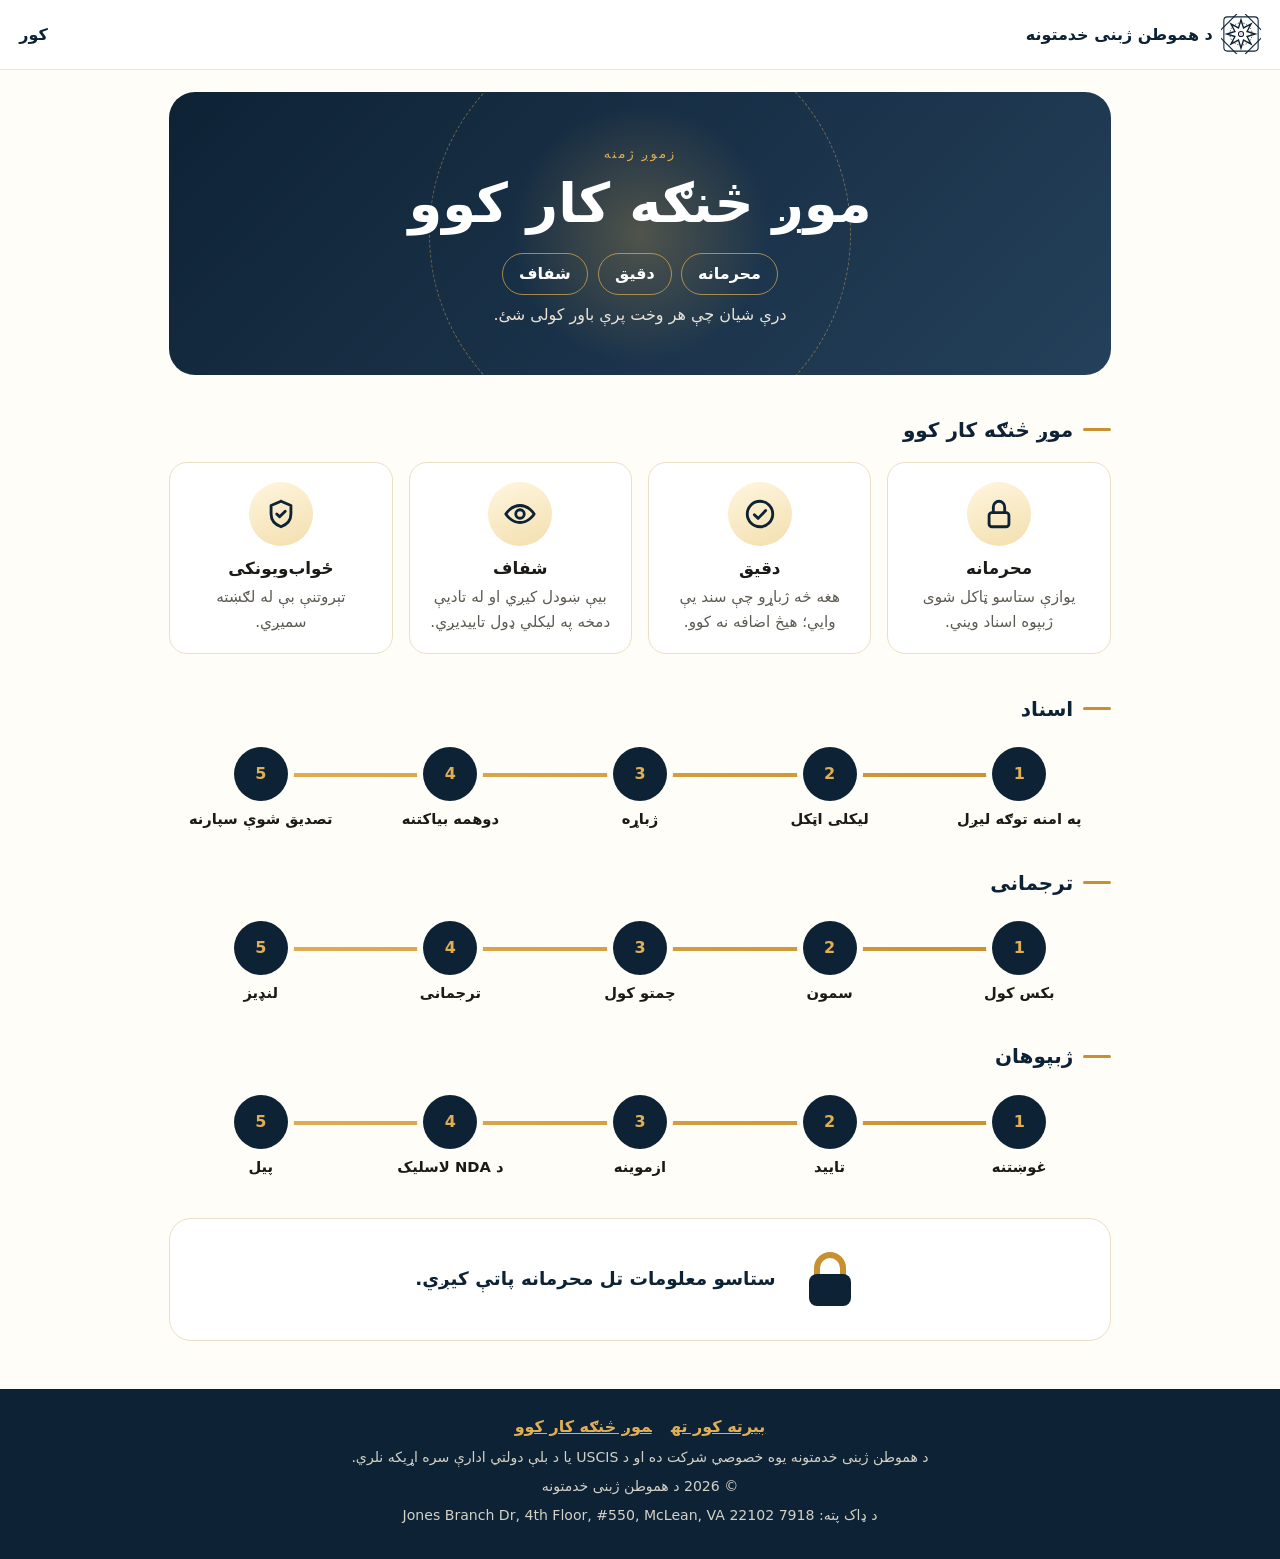
<file: how-we-work-ps.html>
<!DOCTYPE html>
<html lang="ps" dir="rtl">
<head>
<meta charset="utf-8">
<meta name="viewport" content="width=device-width, initial-scale=1">
<title>موږ څنګه کار کوو | د هموطن ژبنی خدمتونه</title>
<meta name="description" content="د هرې دندې لپاره درې ژمنې: محرمانه، دقیق او شفاف. وګورئ چې اسناد، ترجمانۍ او ژبپوهان څنګه اداره کوو.">
<meta name="robots" content="index, follow">
<link rel="canonical" href="https://hlanguagesolutions.com/how-we-work-ps.html">
<link rel="alternate" hreflang="en" href="https://hlanguagesolutions.com/how-we-work.html">
<link rel="alternate" hreflang="fa-AF" href="https://hlanguagesolutions.com/how-we-work-fa.html">
<link rel="alternate" hreflang="ps" href="https://hlanguagesolutions.com/how-we-work-ps.html">
<meta property="og:title" content="موږ څنګه کار کوو | د هموطن ژبنی خدمتونه">
<meta property="og:description" content="د هرې دندې لپاره درې ژمنې: محرمانه، دقیق او شفاف. وګورئ چې اسناد، ترجمانۍ او ژبپوهان څنګه اداره کوو.">
<meta property="og:url" content="https://hlanguagesolutions.com/how-we-work-ps.html">
<meta name="twitter:card" content="summary">
<style>
:root{--navy:#0E2235;--navy2:#24405A;--gold:#C8902E;--gold2:#E0AE55;--paper:#FFFDF7;--ink:#1c1a17;--muted:#5d5a52}
*{box-sizing:border-box}
body{margin:0;background:var(--paper);color:var(--ink);font-family:"Archivo","Vazirmatn","Noto Naskh Arabic",system-ui,sans-serif;line-height:1.6}
.top{display:flex;justify-content:space-between;align-items:center;padding:.9rem 1.2rem;background:#fff;border-bottom:1px solid #eee6d4}
.top a{color:var(--navy);text-decoration:none;font-weight:700;display:inline-flex;align-items:center;gap:.5rem}
.wrap{max-width:980px;margin:0 auto;padding:0 1.2rem}
/* hero */
.hero{position:relative;overflow:hidden;background:linear-gradient(135deg,var(--navy),var(--navy2));color:#fff;border-radius:26px;margin:1.4rem auto;padding:3rem 1.6rem;text-align:center}
.hero::before{content:"";position:absolute;width:420px;height:420px;border-radius:50%;border:1px dashed rgba(224,174,85,.45);left:50%;top:50%;transform:translate(-50%,-50%);animation:spin 26s linear infinite}
.hero::after{content:"";position:absolute;width:260px;height:260px;border-radius:50%;background:radial-gradient(circle,rgba(224,174,85,.28),transparent 70%);left:50%;top:50%;transform:translate(-50%,-50%);animation:breathe 4s ease-in-out infinite}
.hero>*{position:relative;z-index:1}
.kick{display:inline-block;font-size:.8rem;letter-spacing:.16em;text-transform:uppercase;color:var(--gold2);margin:0 0 .4rem;opacity:0;animation:up .7s .1s forwards}
.hero h1{font-size:clamp(2rem,6vw,3.4rem);margin:.2rem 0;line-height:1.1;opacity:0;animation:up .8s .25s forwards}
.tags{display:flex;gap:.6rem;justify-content:center;flex-wrap:wrap;margin:1.2rem 0 .4rem}
.tag{padding:.45rem 1rem;border-radius:999px;border:1px solid rgba(224,174,85,.7);color:#fff;font-weight:700;opacity:0;transform:scale(.7);animation:pop .55s forwards}
.tag:nth-child(1){animation-delay:.6s}.tag:nth-child(2){animation-delay:.85s}.tag:nth-child(3){animation-delay:1.1s}
.hero .sub{color:#e9e4d6;margin:.4rem 0 0;opacity:0;animation:up .7s 1.3s forwards}
@keyframes up{from{opacity:0;transform:translateY(16px)}to{opacity:1;transform:none}}
@keyframes pop{to{opacity:1;transform:scale(1)}}
@keyframes spin{to{transform:translate(-50%,-50%) rotate(360deg)}}
@keyframes breathe{0%,100%{transform:translate(-50%,-50%) scale(1)}50%{transform:translate(-50%,-50%) scale(1.15)}}
/* section titles */
h2.sec{font-size:1.25rem;margin:2.4rem 0 1rem;color:var(--navy);display:flex;align-items:center;gap:.6rem}
h2.sec::before{content:"";width:28px;height:3px;background:var(--gold);border-radius:3px}
/* pillars */
.pillars{display:grid;grid-template-columns:repeat(auto-fit,minmax(200px,1fr));gap:1rem}
.pill{background:#fff;border:1px solid #eadfc7;border-radius:18px;padding:1.2rem;text-align:center;opacity:0;transform:translateY(24px) rotateX(12deg);transition:opacity .7s ease,transform .7s ease}
.pill.in{opacity:1;transform:none}
.pill .ic{width:64px;height:64px;margin:0 auto .6rem;border-radius:50%;background:linear-gradient(160deg,#fff6df,#f3dfae);display:grid;place-items:center}
.pill svg{width:34px;height:34px;stroke:var(--navy);fill:none;stroke-width:2;stroke-linecap:round;stroke-linejoin:round}
.pill svg .d{stroke-dasharray:60;stroke-dashoffset:60}
.pill.in svg .d{animation:draw 1.4s .3s ease forwards}
@keyframes draw{to{stroke-dashoffset:0}}
.pill h3{margin:.2rem 0;font-size:1.05rem}
.pill p{margin:0;color:var(--muted);font-size:.95rem}
/* journey */
.journey{position:relative;display:flex;justify-content:space-between;gap:.4rem;margin:1rem 0 .4rem;padding-top:.4rem}
.journey::before{content:"";position:absolute;left:8%;right:8%;top:calc(.4rem + 26px);height:4px;border-radius:4px;background:#eadfc7}
.journey .fill{position:absolute;left:8%;top:calc(.4rem + 26px);height:4px;border-radius:4px;background:linear-gradient(90deg,var(--gold2),var(--gold));width:0;transition:width 1.6s ease}
.journey.in .fill{width:84%}
.jn{position:relative;flex:1;text-align:center;z-index:1;opacity:0;transform:translateY(12px);transition:opacity .5s ease,transform .5s ease}
.jn.in{opacity:1;transform:none}
.jn .dot{width:54px;height:54px;margin:0 auto .5rem;border-radius:50%;background:var(--navy);color:var(--gold2);font-weight:800;display:grid;place-items:center;box-shadow:0 0 0 6px var(--paper);font-size:1rem}
.jn.in .dot{animation:ping 1.6s .2s ease-out 1}
@keyframes ping{0%{box-shadow:0 0 0 6px var(--paper),0 0 0 6px rgba(224,174,85,.7)}100%{box-shadow:0 0 0 6px var(--paper),0 0 0 22px rgba(224,174,85,0)}}
.jn b{display:block;font-size:.92rem;line-height:1.3}
.jn.travel .dot{}
/* travelling spark on the line (desktop) */
.spark{position:absolute;top:calc(.4rem + 24px);width:10px;height:10px;border-radius:50%;background:#fff;box-shadow:0 0 12px var(--gold2);opacity:0;pointer-events:none}
.journey.in .spark{animation:run 3.2s 1.8s ease-in-out infinite}
@keyframes run{0%{left:8%;opacity:0}10%{opacity:1}90%{opacity:1}100%{left:92%;opacity:0}}
/* closing lock */
.lockbox{margin:2.6rem auto 0;background:#fff;border:1px solid #eadfc7;border-radius:22px;padding:1.6rem;display:flex;align-items:center;gap:1.2rem;justify-content:center;flex-wrap:wrap;text-align:center}
.lock{width:70px;height:70px;position:relative}
.lock .body{position:absolute;left:14px;top:30px;width:42px;height:32px;border-radius:8px;background:var(--navy)}
.lock .shackle{position:absolute;left:19px;top:8px;width:32px;height:32px;border:6px solid var(--gold);border-bottom:none;border-radius:20px 20px 0 0;transform-origin:right bottom;animation:lockit 3s ease-in-out infinite}
@keyframes lockit{0%,40%{transform:translateY(0)}50%,90%{transform:translateY(-8px)}100%{transform:translateY(0)}}
.lockbox p{margin:0;font-size:1.15rem;font-weight:700;color:var(--navy)}
footer.site{margin-top:3rem;background:var(--navy);color:#e9e4d6;padding:1.6rem 1.2rem;text-align:center}
footer.site a{color:var(--gold2);font-weight:700;margin:0 .6rem}
footer.site p{margin:.4rem 0;font-size:.88rem;opacity:.9}
/* reveal fallback */
.no-io .pill,.no-io .jn,.no-io .journey{opacity:1;transform:none}
.no-io .journey.in .fill{width:84%}
@media (max-width:640px){
 .journey{flex-direction:column;gap:1rem}
 .journey::before,.journey .fill,.spark{display:none}
 .jn{display:flex;align-items:center;gap:.9rem;text-align:start}
 .jn .dot{margin:0;flex:0 0 54px}
}
@media (prefers-reduced-motion: reduce){
 *,*::before,*::after{animation:none!important;transition:none!important}
 .kick,.hero h1,.tag,.hero .sub,.pill,.jn,.journey .fill{opacity:1;transform:none}
 .journey .fill{width:84%}
 .journey .spark{display:none}
}
</style>
<link rel="icon" href="favicon.ico" sizes="any"><link rel="icon" type="image/png" sizes="32x32" href="favicon-32.png"><link rel="icon" type="image/png" sizes="512x512" href="favicon-512.png"><link rel="apple-touch-icon" sizes="180x180" href="apple-touch-icon.png"></head>
<body>
<div class="top"><a href="index.html"><svg class="mk" width="40" height="40" viewBox="0 0 56 56" aria-hidden="true"><defs><linearGradient id="lgA" x1="0" y1="0" x2="1" y2="1"><stop offset="0" stop-color="#F6DDA0"/><stop offset=".5" stop-color="#E0AE55"/><stop offset="1" stop-color="#9A5F1B"/></linearGradient><linearGradient id="lgB" x1="0" y1="0" x2="1" y2="1"><stop offset="0" stop-color="#FFF1CC"/><stop offset="1" stop-color="#C8902E"/></linearGradient></defs><g class="lring" fill="none" stroke="currentColor" stroke-width="1.5"><rect x="4" y="4" width="48" height="48" rx="5"/><rect x="4" y="4" width="48" height="48" rx="5" transform="rotate(45 28 28)"/></g><circle cx="28" cy="28" r="15.5" fill="none" stroke="currentColor" stroke-width="1.2" stroke-dasharray="1.6 2.4"/><g class="linner" fill="none" stroke="currentColor" stroke-width="1.9"><path d="M28.00,8.00 L31.52,19.50 L42.14,13.86 L36.50,24.48 L48.00,28.00 L36.50,31.52 L42.14,42.14 L31.52,36.50 L28.00,48.00 L24.48,36.50 L13.86,42.14 L19.50,31.52 L8.00,28.00 L19.50,24.48 L13.86,13.86 L24.48,19.50 Z"/></g><circle cx="28" cy="28" r="3.6" fill="none" stroke="currentColor" stroke-width="1.5"/><circle cx="28" cy="28" r="1.2" fill="#E79AC3"/></svg><span>د هموطن ژبنی خدمتونه</span></a><a href="index.html">کور</a></div>
<main class="wrap">
<section class="hero"><p class="kick">زموږ ژمنه</p><h1>موږ څنګه کار کوو</h1>
<div class="tags"><span class="tag">محرمانه</span><span class="tag">دقیق</span><span class="tag">شفاف</span></div>
<p class="sub">درې شیان چې هر وخت پرې باور کولی شئ.</p></section>
<h2 class="sec">موږ څنګه کار کوو</h2>
<div class="pillars"><div class="pill" style="transition-delay:0.00s"><div class="ic"><svg viewBox="0 0 24 24" aria-hidden="true"><rect class="d" x="5" y="11" width="14" height="10" rx="2"/><path class="d" d="M8 11V7a4 4 0 0 1 8 0v4"/></svg></div><h3>محرمانه</h3><p>یوازې ستاسو ټاکل شوی ژبپوه اسناد ویني.</p></div><div class="pill" style="transition-delay:0.12s"><div class="ic"><svg viewBox="0 0 24 24" aria-hidden="true"><circle class="d" cx="12" cy="12" r="9"/><path class="d" d="M8 12.5l2.7 2.6L16 9.5"/></svg></div><h3>دقیق</h3><p>هغه څه ژباړو چې سند یې وایي؛ هیڅ اضافه نه کوو.</p></div><div class="pill" style="transition-delay:0.24s"><div class="ic"><svg viewBox="0 0 24 24" aria-hidden="true"><path class="d" d="M2 12s3.6-6 10-6 10 6 10 6-3.6 6-10 6S2 12 2 12z"/><circle class="d" cx="12" cy="12" r="3"/></svg></div><h3>شفاف</h3><p>بیې ښودل کیږي او له تادیې دمخه په لیکلي ډول تاییدیږي.</p></div><div class="pill" style="transition-delay:0.36s"><div class="ic"><svg viewBox="0 0 24 24" aria-hidden="true"><path class="d" d="M12 3l7 3v6c0 4.5-3 7.5-7 9-4-1.5-7-4.5-7-9V6z"/><path class="d" d="M9 12l2 2 4-4"/></svg></div><h3>ځواب‌ویونکی</h3><p>تېروتنې بې له لګښته سمیږي.</p></div></div>
<h2 class="sec">اسناد</h2><div class="journey jr1"><div class="fill"></div><span class="spark"></span><div class="jn" style="transition-delay:0.00s"><div class="dot">1</div><b>په امنه توګه لیږل</b></div><div class="jn" style="transition-delay:0.12s"><div class="dot">2</div><b>لیکلی اټکل</b></div><div class="jn" style="transition-delay:0.24s"><div class="dot">3</div><b>ژباړه</b></div><div class="jn" style="transition-delay:0.36s"><div class="dot">4</div><b>دوهمه بیاکتنه</b></div><div class="jn" style="transition-delay:0.48s"><div class="dot">5</div><b>تصدیق شوې سپارنه</b></div></div>
<h2 class="sec">ترجمانی</h2><div class="journey jr2"><div class="fill"></div><span class="spark"></span><div class="jn" style="transition-delay:0.00s"><div class="dot">1</div><b>بکس کول</b></div><div class="jn" style="transition-delay:0.12s"><div class="dot">2</div><b>سمون</b></div><div class="jn" style="transition-delay:0.24s"><div class="dot">3</div><b>چمتو کول</b></div><div class="jn" style="transition-delay:0.36s"><div class="dot">4</div><b>ترجمانی</b></div><div class="jn" style="transition-delay:0.48s"><div class="dot">5</div><b>لنډیز</b></div></div>
<h2 class="sec">ژبپوهان</h2><div class="journey jr3"><div class="fill"></div><span class="spark"></span><div class="jn" style="transition-delay:0.00s"><div class="dot">1</div><b>غوښتنه</b></div><div class="jn" style="transition-delay:0.12s"><div class="dot">2</div><b>تایید</b></div><div class="jn" style="transition-delay:0.24s"><div class="dot">3</div><b>ازموینه</b></div><div class="jn" style="transition-delay:0.36s"><div class="dot">4</div><b>د NDA لاسلیک</b></div><div class="jn" style="transition-delay:0.48s"><div class="dot">5</div><b>پیل</b></div></div>
<div class="lockbox"><div class="lock" aria-hidden="true"><span class="shackle"></span><span class="body"></span></div><p>ستاسو معلومات تل محرمانه پاتې کیږي.</p></div>
</main>
<footer class="site"><a href="index.html">بیرته کور ته</a><a href="how-we-work-ps.html" lang="ps">موږ څنګه کار کوو</a><p>د هموطن ژبنی خدمتونه یوه خصوصي شرکت ده او د USCIS یا د بلې دولتي ادارې سره اړیکه نلري.</p><p>&copy; 2026 د هموطن ژبنی خدمتونه</p><p>د ډاک پته: 7918 Jones Branch Dr, 4th Floor, #550, McLean, VA 22102</p></footer>
<script>
(function(){
  document.documentElement.classList.remove('no-io');
  if(!('IntersectionObserver' in window)){document.documentElement.classList.add('no-io');return;}
  var io=new IntersectionObserver(function(es){es.forEach(function(e){if(e.isIntersecting){e.target.classList.add('in');io.unobserve(e.target);}})},{threshold:.25});
  document.querySelectorAll('.pill,.jn,.journey').forEach(function(el){io.observe(el)});
})();
</script>
</body>
</html>
</file>
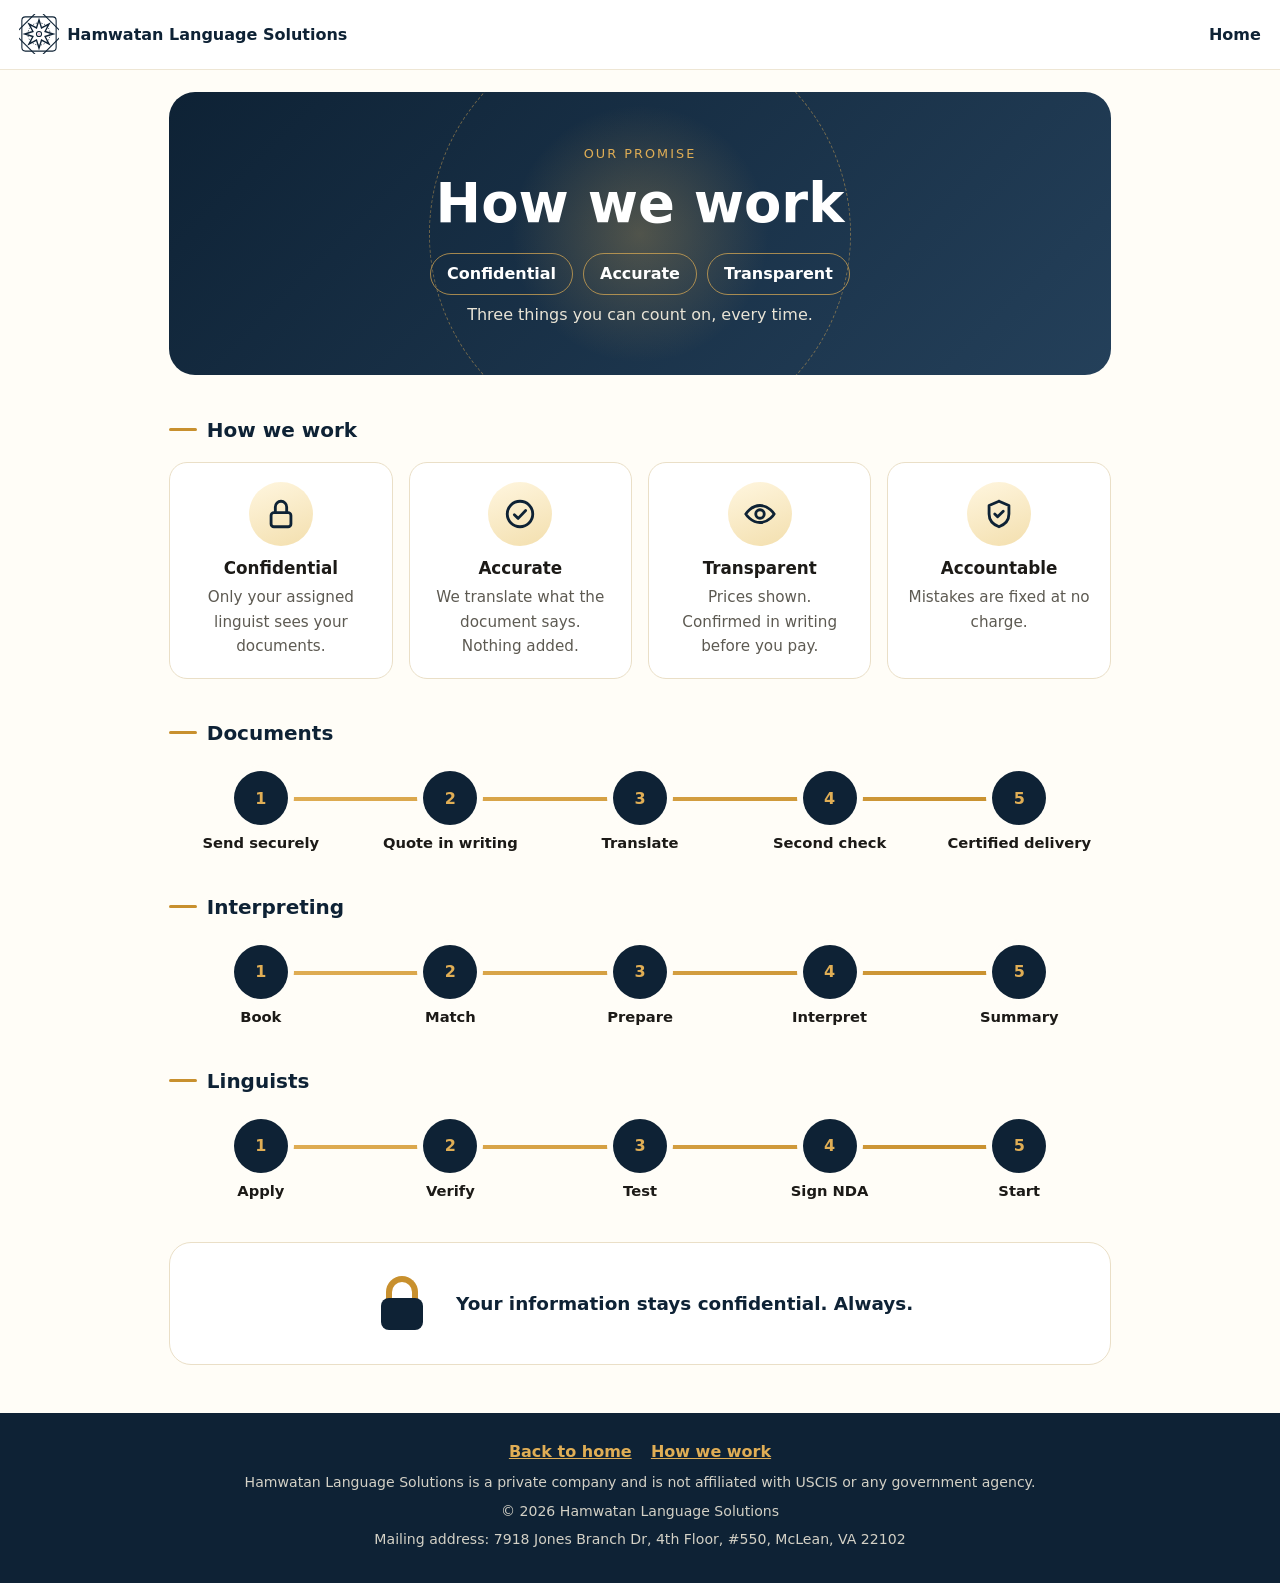
<file: how-we-work.html>
<!DOCTYPE html>
<html lang="en" dir="ltr">
<head>
<meta charset="utf-8">
<meta name="viewport" content="width=device-width, initial-scale=1">
<title>How We Work | Hamwatan Language Solutions</title>
<meta name="description" content="Three promises we keep on every job: confidential, accurate and transparent. See how we handle documents, interpreting and linguists.">
<meta name="robots" content="index, follow">
<link rel="canonical" href="https://hlanguagesolutions.com/how-we-work.html">
<link rel="alternate" hreflang="en" href="https://hlanguagesolutions.com/how-we-work.html">
<link rel="alternate" hreflang="fa-AF" href="https://hlanguagesolutions.com/how-we-work-fa.html">
<link rel="alternate" hreflang="ps" href="https://hlanguagesolutions.com/how-we-work-ps.html">
<meta property="og:title" content="How We Work | Hamwatan Language Solutions">
<meta property="og:description" content="Three promises we keep on every job: confidential, accurate and transparent. See how we handle documents, interpreting and linguists.">
<meta property="og:url" content="https://hlanguagesolutions.com/how-we-work.html">
<meta name="twitter:card" content="summary">
<style>
:root{--navy:#0E2235;--navy2:#24405A;--gold:#C8902E;--gold2:#E0AE55;--paper:#FFFDF7;--ink:#1c1a17;--muted:#5d5a52}
*{box-sizing:border-box}
body{margin:0;background:var(--paper);color:var(--ink);font-family:"Archivo","Vazirmatn","Noto Naskh Arabic",system-ui,sans-serif;line-height:1.6}
.top{display:flex;justify-content:space-between;align-items:center;padding:.9rem 1.2rem;background:#fff;border-bottom:1px solid #eee6d4}
.top a{color:var(--navy);text-decoration:none;font-weight:700;display:inline-flex;align-items:center;gap:.5rem}
.wrap{max-width:980px;margin:0 auto;padding:0 1.2rem}
/* hero */
.hero{position:relative;overflow:hidden;background:linear-gradient(135deg,var(--navy),var(--navy2));color:#fff;border-radius:26px;margin:1.4rem auto;padding:3rem 1.6rem;text-align:center}
.hero::before{content:"";position:absolute;width:420px;height:420px;border-radius:50%;border:1px dashed rgba(224,174,85,.45);left:50%;top:50%;transform:translate(-50%,-50%);animation:spin 26s linear infinite}
.hero::after{content:"";position:absolute;width:260px;height:260px;border-radius:50%;background:radial-gradient(circle,rgba(224,174,85,.28),transparent 70%);left:50%;top:50%;transform:translate(-50%,-50%);animation:breathe 4s ease-in-out infinite}
.hero>*{position:relative;z-index:1}
.kick{display:inline-block;font-size:.8rem;letter-spacing:.16em;text-transform:uppercase;color:var(--gold2);margin:0 0 .4rem;opacity:0;animation:up .7s .1s forwards}
.hero h1{font-size:clamp(2rem,6vw,3.4rem);margin:.2rem 0;line-height:1.1;opacity:0;animation:up .8s .25s forwards}
.tags{display:flex;gap:.6rem;justify-content:center;flex-wrap:wrap;margin:1.2rem 0 .4rem}
.tag{padding:.45rem 1rem;border-radius:999px;border:1px solid rgba(224,174,85,.7);color:#fff;font-weight:700;opacity:0;transform:scale(.7);animation:pop .55s forwards}
.tag:nth-child(1){animation-delay:.6s}.tag:nth-child(2){animation-delay:.85s}.tag:nth-child(3){animation-delay:1.1s}
.hero .sub{color:#e9e4d6;margin:.4rem 0 0;opacity:0;animation:up .7s 1.3s forwards}
@keyframes up{from{opacity:0;transform:translateY(16px)}to{opacity:1;transform:none}}
@keyframes pop{to{opacity:1;transform:scale(1)}}
@keyframes spin{to{transform:translate(-50%,-50%) rotate(360deg)}}
@keyframes breathe{0%,100%{transform:translate(-50%,-50%) scale(1)}50%{transform:translate(-50%,-50%) scale(1.15)}}
/* section titles */
h2.sec{font-size:1.25rem;margin:2.4rem 0 1rem;color:var(--navy);display:flex;align-items:center;gap:.6rem}
h2.sec::before{content:"";width:28px;height:3px;background:var(--gold);border-radius:3px}
/* pillars */
.pillars{display:grid;grid-template-columns:repeat(auto-fit,minmax(200px,1fr));gap:1rem}
.pill{background:#fff;border:1px solid #eadfc7;border-radius:18px;padding:1.2rem;text-align:center;opacity:0;transform:translateY(24px) rotateX(12deg);transition:opacity .7s ease,transform .7s ease}
.pill.in{opacity:1;transform:none}
.pill .ic{width:64px;height:64px;margin:0 auto .6rem;border-radius:50%;background:linear-gradient(160deg,#fff6df,#f3dfae);display:grid;place-items:center}
.pill svg{width:34px;height:34px;stroke:var(--navy);fill:none;stroke-width:2;stroke-linecap:round;stroke-linejoin:round}
.pill svg .d{stroke-dasharray:60;stroke-dashoffset:60}
.pill.in svg .d{animation:draw 1.4s .3s ease forwards}
@keyframes draw{to{stroke-dashoffset:0}}
.pill h3{margin:.2rem 0;font-size:1.05rem}
.pill p{margin:0;color:var(--muted);font-size:.95rem}
/* journey */
.journey{position:relative;display:flex;justify-content:space-between;gap:.4rem;margin:1rem 0 .4rem;padding-top:.4rem}
.journey::before{content:"";position:absolute;left:8%;right:8%;top:calc(.4rem + 26px);height:4px;border-radius:4px;background:#eadfc7}
.journey .fill{position:absolute;left:8%;top:calc(.4rem + 26px);height:4px;border-radius:4px;background:linear-gradient(90deg,var(--gold2),var(--gold));width:0;transition:width 1.6s ease}
.journey.in .fill{width:84%}
.jn{position:relative;flex:1;text-align:center;z-index:1;opacity:0;transform:translateY(12px);transition:opacity .5s ease,transform .5s ease}
.jn.in{opacity:1;transform:none}
.jn .dot{width:54px;height:54px;margin:0 auto .5rem;border-radius:50%;background:var(--navy);color:var(--gold2);font-weight:800;display:grid;place-items:center;box-shadow:0 0 0 6px var(--paper);font-size:1rem}
.jn.in .dot{animation:ping 1.6s .2s ease-out 1}
@keyframes ping{0%{box-shadow:0 0 0 6px var(--paper),0 0 0 6px rgba(224,174,85,.7)}100%{box-shadow:0 0 0 6px var(--paper),0 0 0 22px rgba(224,174,85,0)}}
.jn b{display:block;font-size:.92rem;line-height:1.3}
.jn.travel .dot{}
/* travelling spark on the line (desktop) */
.spark{position:absolute;top:calc(.4rem + 24px);width:10px;height:10px;border-radius:50%;background:#fff;box-shadow:0 0 12px var(--gold2);opacity:0;pointer-events:none}
.journey.in .spark{animation:run 3.2s 1.8s ease-in-out infinite}
@keyframes run{0%{left:8%;opacity:0}10%{opacity:1}90%{opacity:1}100%{left:92%;opacity:0}}
/* closing lock */
.lockbox{margin:2.6rem auto 0;background:#fff;border:1px solid #eadfc7;border-radius:22px;padding:1.6rem;display:flex;align-items:center;gap:1.2rem;justify-content:center;flex-wrap:wrap;text-align:center}
.lock{width:70px;height:70px;position:relative}
.lock .body{position:absolute;left:14px;top:30px;width:42px;height:32px;border-radius:8px;background:var(--navy)}
.lock .shackle{position:absolute;left:19px;top:8px;width:32px;height:32px;border:6px solid var(--gold);border-bottom:none;border-radius:20px 20px 0 0;transform-origin:right bottom;animation:lockit 3s ease-in-out infinite}
@keyframes lockit{0%,40%{transform:translateY(0)}50%,90%{transform:translateY(-8px)}100%{transform:translateY(0)}}
.lockbox p{margin:0;font-size:1.15rem;font-weight:700;color:var(--navy)}
footer.site{margin-top:3rem;background:var(--navy);color:#e9e4d6;padding:1.6rem 1.2rem;text-align:center}
footer.site a{color:var(--gold2);font-weight:700;margin:0 .6rem}
footer.site p{margin:.4rem 0;font-size:.88rem;opacity:.9}
/* reveal fallback */
.no-io .pill,.no-io .jn,.no-io .journey{opacity:1;transform:none}
.no-io .journey.in .fill{width:84%}
@media (max-width:640px){
 .journey{flex-direction:column;gap:1rem}
 .journey::before,.journey .fill,.spark{display:none}
 .jn{display:flex;align-items:center;gap:.9rem;text-align:start}
 .jn .dot{margin:0;flex:0 0 54px}
}
@media (prefers-reduced-motion: reduce){
 *,*::before,*::after{animation:none!important;transition:none!important}
 .kick,.hero h1,.tag,.hero .sub,.pill,.jn,.journey .fill{opacity:1;transform:none}
 .journey .fill{width:84%}
 .journey .spark{display:none}
}
</style>
<link rel="icon" href="favicon.ico" sizes="any"><link rel="icon" type="image/png" sizes="32x32" href="favicon-32.png"><link rel="icon" type="image/png" sizes="512x512" href="favicon-512.png"><link rel="apple-touch-icon" sizes="180x180" href="apple-touch-icon.png"></head>
<body>
<div class="top"><a href="index.html"><svg class="mk" width="40" height="40" viewBox="0 0 56 56" aria-hidden="true"><defs><linearGradient id="lgA" x1="0" y1="0" x2="1" y2="1"><stop offset="0" stop-color="#F6DDA0"/><stop offset=".5" stop-color="#E0AE55"/><stop offset="1" stop-color="#9A5F1B"/></linearGradient><linearGradient id="lgB" x1="0" y1="0" x2="1" y2="1"><stop offset="0" stop-color="#FFF1CC"/><stop offset="1" stop-color="#C8902E"/></linearGradient></defs><g class="lring" fill="none" stroke="currentColor" stroke-width="1.5"><rect x="4" y="4" width="48" height="48" rx="5"/><rect x="4" y="4" width="48" height="48" rx="5" transform="rotate(45 28 28)"/></g><circle cx="28" cy="28" r="15.5" fill="none" stroke="currentColor" stroke-width="1.2" stroke-dasharray="1.6 2.4"/><g class="linner" fill="none" stroke="currentColor" stroke-width="1.9"><path d="M28.00,8.00 L31.52,19.50 L42.14,13.86 L36.50,24.48 L48.00,28.00 L36.50,31.52 L42.14,42.14 L31.52,36.50 L28.00,48.00 L24.48,36.50 L13.86,42.14 L19.50,31.52 L8.00,28.00 L19.50,24.48 L13.86,13.86 L24.48,19.50 Z"/></g><circle cx="28" cy="28" r="3.6" fill="none" stroke="currentColor" stroke-width="1.5"/><circle cx="28" cy="28" r="1.2" fill="#E79AC3"/></svg><span>Hamwatan Language Solutions</span></a><a href="index.html">Home</a></div>
<main class="wrap">
<section class="hero"><p class="kick">Our promise</p><h1>How we work</h1>
<div class="tags"><span class="tag">Confidential</span><span class="tag">Accurate</span><span class="tag">Transparent</span></div>
<p class="sub">Three things you can count on, every time.</p></section>
<h2 class="sec">How we work</h2>
<div class="pillars"><div class="pill" style="transition-delay:0.00s"><div class="ic"><svg viewBox="0 0 24 24" aria-hidden="true"><rect class="d" x="5" y="11" width="14" height="10" rx="2"/><path class="d" d="M8 11V7a4 4 0 0 1 8 0v4"/></svg></div><h3>Confidential</h3><p>Only your assigned linguist sees your documents.</p></div><div class="pill" style="transition-delay:0.12s"><div class="ic"><svg viewBox="0 0 24 24" aria-hidden="true"><circle class="d" cx="12" cy="12" r="9"/><path class="d" d="M8 12.5l2.7 2.6L16 9.5"/></svg></div><h3>Accurate</h3><p>We translate what the document says. Nothing added.</p></div><div class="pill" style="transition-delay:0.24s"><div class="ic"><svg viewBox="0 0 24 24" aria-hidden="true"><path class="d" d="M2 12s3.6-6 10-6 10 6 10 6-3.6 6-10 6S2 12 2 12z"/><circle class="d" cx="12" cy="12" r="3"/></svg></div><h3>Transparent</h3><p>Prices shown. Confirmed in writing before you pay.</p></div><div class="pill" style="transition-delay:0.36s"><div class="ic"><svg viewBox="0 0 24 24" aria-hidden="true"><path class="d" d="M12 3l7 3v6c0 4.5-3 7.5-7 9-4-1.5-7-4.5-7-9V6z"/><path class="d" d="M9 12l2 2 4-4"/></svg></div><h3>Accountable</h3><p>Mistakes are fixed at no charge.</p></div></div>
<h2 class="sec">Documents</h2><div class="journey jr1"><div class="fill"></div><span class="spark"></span><div class="jn" style="transition-delay:0.00s"><div class="dot">1</div><b>Send securely</b></div><div class="jn" style="transition-delay:0.12s"><div class="dot">2</div><b>Quote in writing</b></div><div class="jn" style="transition-delay:0.24s"><div class="dot">3</div><b>Translate</b></div><div class="jn" style="transition-delay:0.36s"><div class="dot">4</div><b>Second check</b></div><div class="jn" style="transition-delay:0.48s"><div class="dot">5</div><b>Certified delivery</b></div></div>
<h2 class="sec">Interpreting</h2><div class="journey jr2"><div class="fill"></div><span class="spark"></span><div class="jn" style="transition-delay:0.00s"><div class="dot">1</div><b>Book</b></div><div class="jn" style="transition-delay:0.12s"><div class="dot">2</div><b>Match</b></div><div class="jn" style="transition-delay:0.24s"><div class="dot">3</div><b>Prepare</b></div><div class="jn" style="transition-delay:0.36s"><div class="dot">4</div><b>Interpret</b></div><div class="jn" style="transition-delay:0.48s"><div class="dot">5</div><b>Summary</b></div></div>
<h2 class="sec">Linguists</h2><div class="journey jr3"><div class="fill"></div><span class="spark"></span><div class="jn" style="transition-delay:0.00s"><div class="dot">1</div><b>Apply</b></div><div class="jn" style="transition-delay:0.12s"><div class="dot">2</div><b>Verify</b></div><div class="jn" style="transition-delay:0.24s"><div class="dot">3</div><b>Test</b></div><div class="jn" style="transition-delay:0.36s"><div class="dot">4</div><b>Sign NDA</b></div><div class="jn" style="transition-delay:0.48s"><div class="dot">5</div><b>Start</b></div></div>
<div class="lockbox"><div class="lock" aria-hidden="true"><span class="shackle"></span><span class="body"></span></div><p>Your information stays confidential. Always.</p></div>
</main>
<footer class="site"><a href="index.html">Back to home</a><a href="how-we-work.html" lang="en">How we work</a><p>Hamwatan Language Solutions is a private company and is not affiliated with USCIS or any government agency.</p><p>&copy; 2026 Hamwatan Language Solutions</p><p>Mailing address: 7918 Jones Branch Dr, 4th Floor, #550, McLean, VA 22102</p></footer>
<script>
(function(){
  document.documentElement.classList.remove('no-io');
  if(!('IntersectionObserver' in window)){document.documentElement.classList.add('no-io');return;}
  var io=new IntersectionObserver(function(es){es.forEach(function(e){if(e.isIntersecting){e.target.classList.add('in');io.unobserve(e.target);}})},{threshold:.25});
  document.querySelectorAll('.pill,.jn,.journey').forEach(function(el){io.observe(el)});
})();
</script>
</body>
</html>
</file>
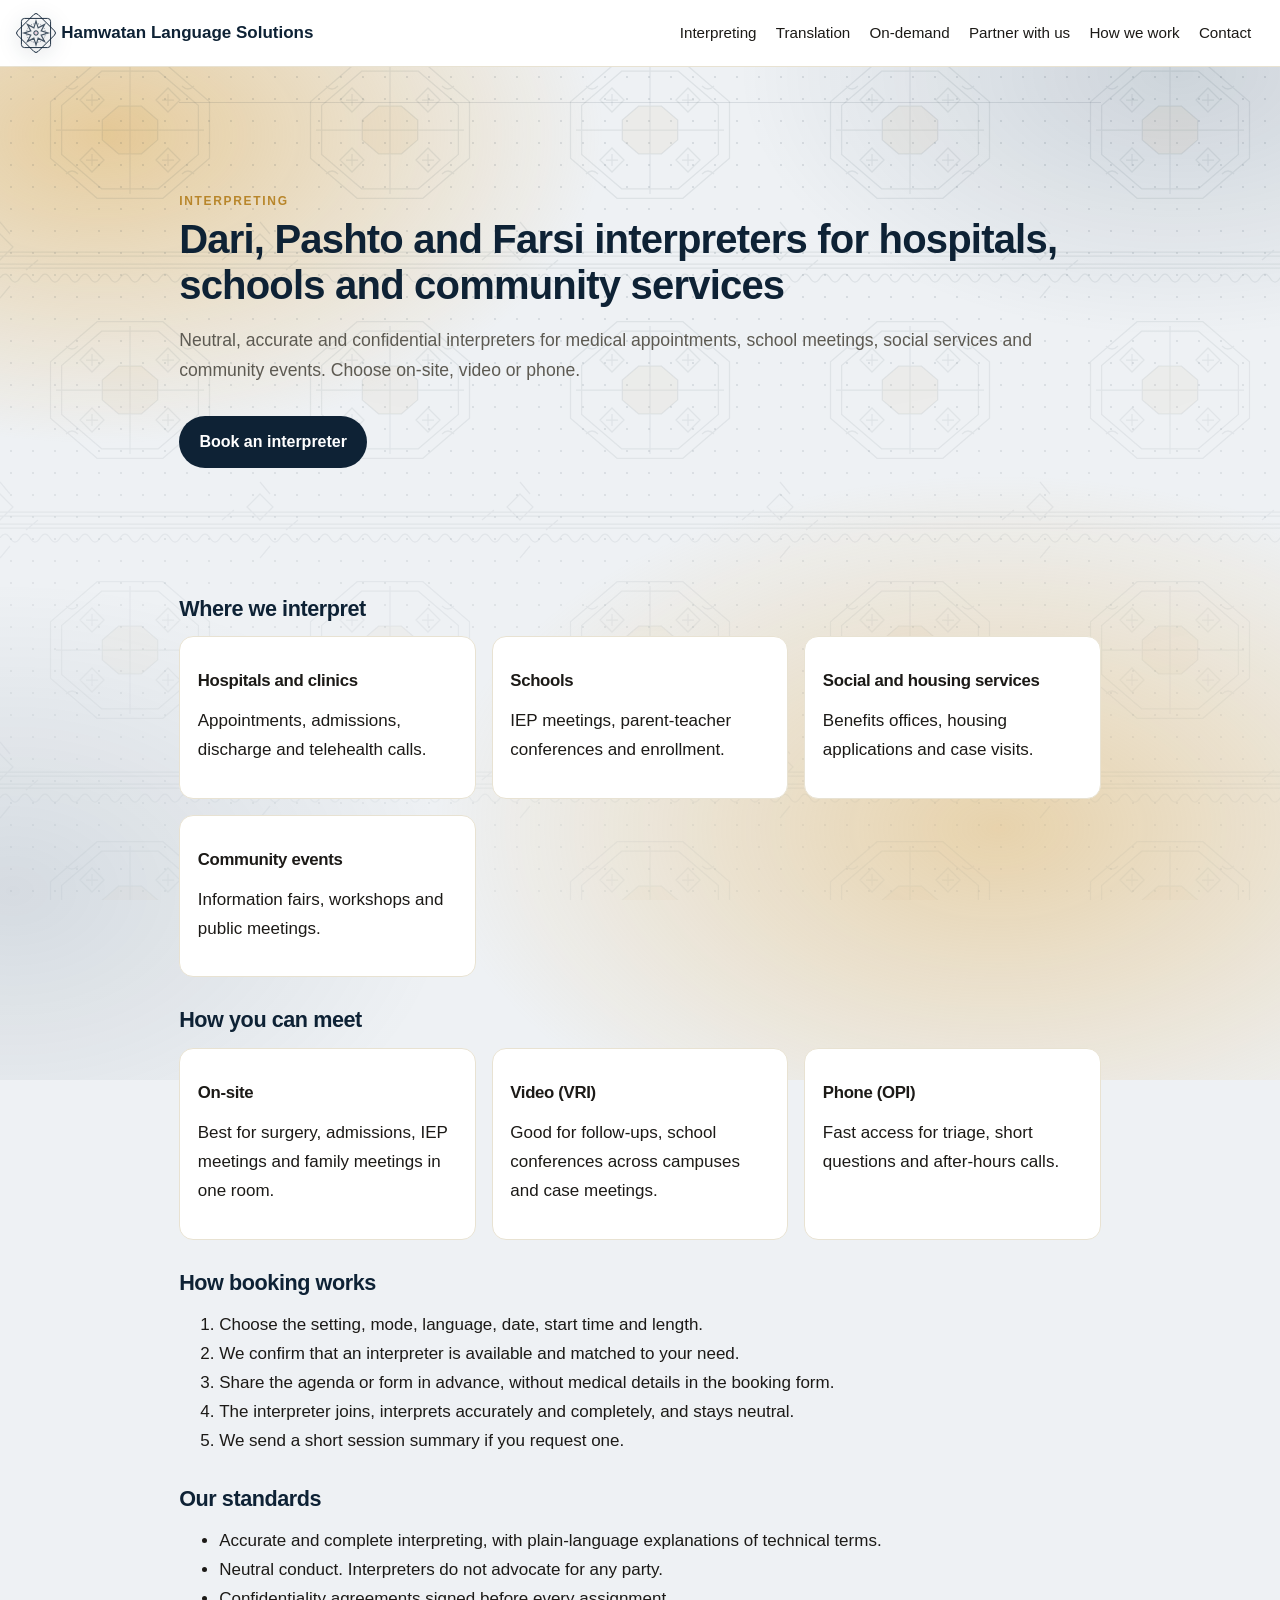
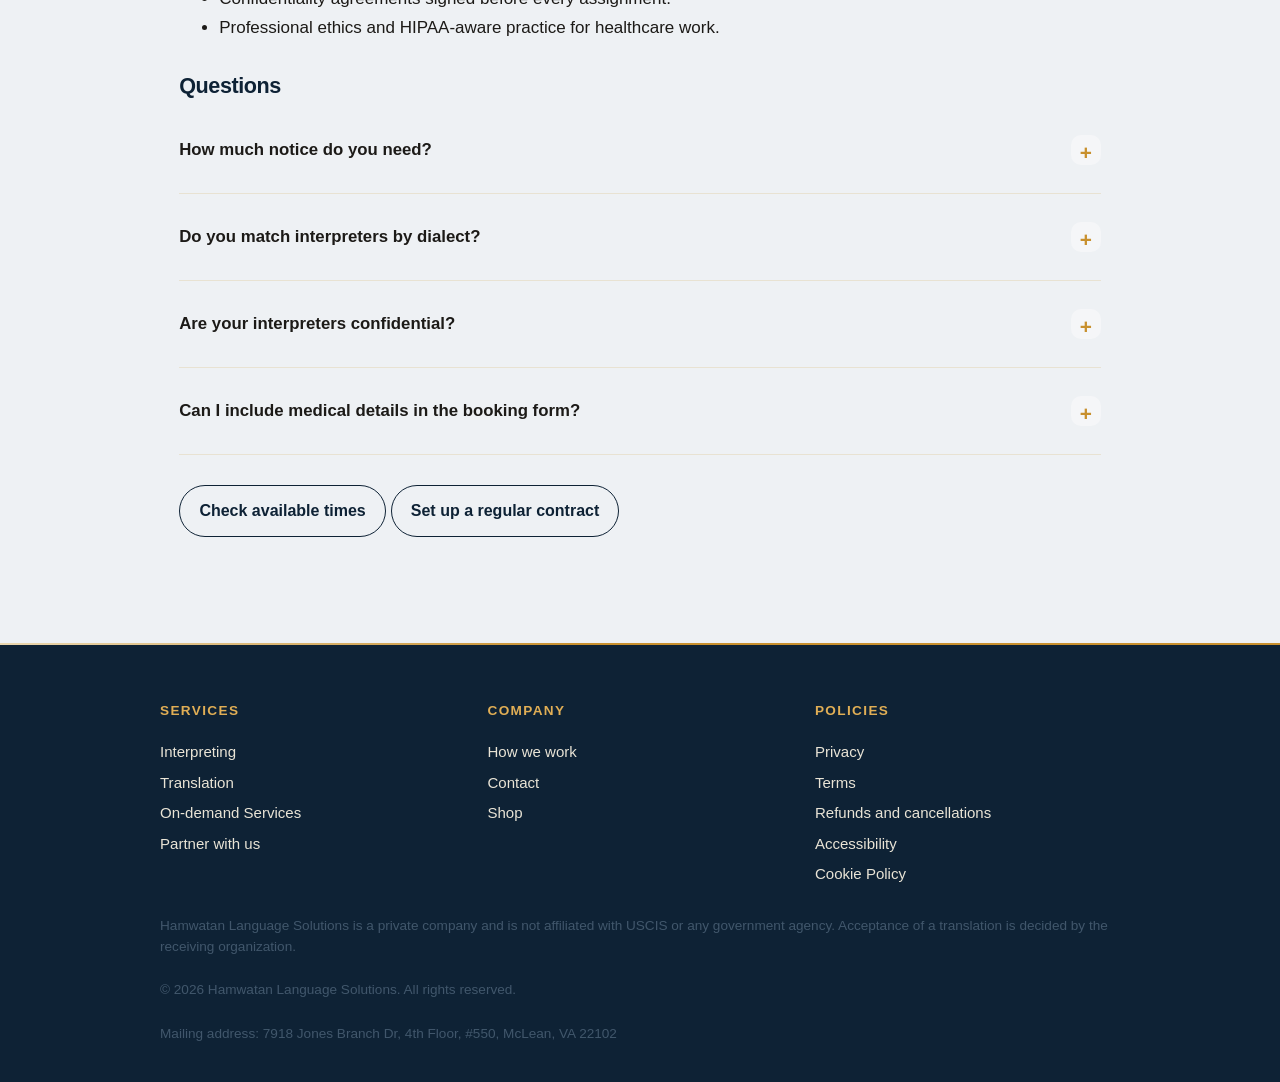
<file: interpreting.html>
<!DOCTYPE html>
<html lang="en">
<head>
<meta charset="utf-8">
<meta name="viewport" content="width=device-width, initial-scale=1">
<title>Medical, School and Community Interpreting in Dari, Pashto and Farsi | Hamwatan</title>
<meta name="description" content="Qualified Dari, Pashto and Farsi interpreters for hospitals, clinics, schools, courts and community services. On-site, video or phone.">
<meta name="robots" content="index, follow">
<link rel="canonical" href="https://hlanguagesolutions.com/interpreting.html">
<meta property="og:type" content="website">
<meta property="og:site_name" content="Hamwatan Language Solutions">
<meta property="og:title" content="Medical, School and Community Interpreting in Dari, Pashto and Farsi | Hamwatan">
<meta property="og:description" content="Qualified Dari, Pashto and Farsi interpreters for hospitals, clinics, schools, courts and community services. On-site, video or phone.">
<meta property="og:url" content="https://hlanguagesolutions.com/interpreting.html">
<meta name="twitter:card" content="summary">
<link rel="stylesheet" href="styles.css">
<script type="application/ld+json">{"@context": "https://schema.org", "@type": "Service", "name": "Medical, School and Community Interpreting in Dari, Pashto and Farsi | Hamwatan", "description": "Qualified Dari, Pashto and Farsi interpreters for hospitals, clinics, schools, courts and community services. On-site, video or phone.", "url": "https://hlanguagesolutions.com/interpreting.html", "isPartOf": {"@type": "WebSite", "name": "Hamwatan Language Solutions", "url": "https://hlanguagesolutions.com/"}}</script><script type="application/ld+json">{"@context": "https://schema.org", "@type": "BreadcrumbList", "itemListElement": [{"@type": "ListItem", "position": 1, "name": "Home", "item": "https://hlanguagesolutions.com/"}, {"@type": "ListItem", "position": 2, "name": "Interpreting", "item": "https://hlanguagesolutions.com/interpreting.html"}]}</script><script type="application/ld+json">{"@context": "https://schema.org", "@type": "FAQPage", "mainEntity": [{"@type": "Question", "name": "How much notice do you need?", "acceptedAnswer": {"@type": "Answer", "text": "We recommend at least 48 hours for on-site interpreting. Video and phone interpreting can often be arranged the same day, depending on availability."}}, {"@type": "Question", "name": "Do you match interpreters by dialect?", "acceptedAnswer": {"@type": "Answer", "text": "Yes. We match each booking to an interpreter who speaks the dialect your client uses and understands the setting, where possible."}}, {"@type": "Question", "name": "Are your interpreters confidential?", "acceptedAnswer": {"@type": "Answer", "text": "Yes. Every interpreter signs a confidentiality agreement before work starts and must keep all client information private."}}, {"@type": "Question", "name": "Can I include medical details in the booking form?", "acceptedAnswer": {"@type": "Answer", "text": "Please do not. Share the setting, language, date, and length. Share sensitive details through a secure channel after booking."}}]}</script>
<link rel="icon" href="favicon.ico" sizes="any"><link rel="icon" type="image/png" sizes="32x32" href="favicon-32.png"><link rel="icon" type="image/png" sizes="512x512" href="favicon-512.png"><link rel="apple-touch-icon" sizes="180x180" href="apple-touch-icon.png"></head>
<body>
<header class="site-head"><a class="logo" href="index.html" aria-label="Hamwatan Language Solutions home"><svg class="mk" width="34" height="34" viewBox="0 0 56 56" aria-hidden="true"><defs><linearGradient id="lgA" x1="0" y1="0" x2="1" y2="1"><stop offset="0" stop-color="#F6DDA0"/><stop offset=".5" stop-color="#E0AE55"/><stop offset="1" stop-color="#9A5F1B"/></linearGradient><linearGradient id="lgB" x1="0" y1="0" x2="1" y2="1"><stop offset="0" stop-color="#FFF1CC"/><stop offset="1" stop-color="#C8902E"/></linearGradient></defs><g class="lring" fill="none" stroke="currentColor" stroke-width="1.5"><rect x="4" y="4" width="48" height="48" rx="5"/><rect x="4" y="4" width="48" height="48" rx="5" transform="rotate(45 28 28)"/></g><circle cx="28" cy="28" r="15.5" fill="none" stroke="currentColor" stroke-width="1.2" stroke-dasharray="1.6 2.4"/><g class="linner" fill="none" stroke="currentColor" stroke-width="1.9"><path d="M28.00,8.00 L31.52,19.50 L42.14,13.86 L36.50,24.48 L48.00,28.00 L36.50,31.52 L42.14,42.14 L31.52,36.50 L28.00,48.00 L24.48,36.50 L13.86,42.14 L19.50,31.52 L8.00,28.00 L19.50,24.48 L13.86,13.86 L24.48,19.50 Z"/></g><circle cx="28" cy="28" r="3.6" fill="none" stroke="currentColor" stroke-width="1.5"/><circle cx="28" cy="28" r="1.2" fill="#E79AC3"/></svg><span>Hamwatan Language Solutions</span></a>
<nav aria-label="Main"><a href="interpreting.html">Interpreting</a><a href="translation.html">Translation</a><a href="on-demand.html">On-demand</a><a href="index.html#/partnership">Partner with us</a><a href="how-we-work.html">How we work</a><a href="index.html#/contact">Contact</a></nav></header>
<main class="page">
<section><p class="eyebrow">Interpreting</p>
<h1>Dari, Pashto and Farsi interpreters for hospitals, schools and community services</h1>
<p class="lead">Neutral, accurate and confidential interpreters for medical appointments, school meetings, social services and community events. Choose on-site, video or phone.</p>
<a class="btn" href="index.html#/hire">Book an interpreter</a></section>
<h2>Where we interpret</h2>
<div class="card-row">
<div class="card"><h3>Hospitals and clinics</h3><p>Appointments, admissions, discharge and telehealth calls.</p></div>
<div class="card"><h3>Schools</h3><p>IEP meetings, parent-teacher conferences and enrollment.</p></div>
<div class="card"><h3>Social and housing services</h3><p>Benefits offices, housing applications and case visits.</p></div>
<div class="card"><h3>Community events</h3><p>Information fairs, workshops and public meetings.</p></div>
</div>
<h2>How you can meet</h2>
<div class="card-row">
<div class="card"><h3>On-site</h3><p>Best for surgery, admissions, IEP meetings and family meetings in one room.</p></div>
<div class="card"><h3>Video (VRI)</h3><p>Good for follow-ups, school conferences across campuses and case meetings.</p></div>
<div class="card"><h3>Phone (OPI)</h3><p>Fast access for triage, short questions and after-hours calls.</p></div>
</div>
<h2>How booking works</h2>
<ol><li>Choose the setting, mode, language, date, start time and length.</li><li>We confirm that an interpreter is available and matched to your need.</li><li>Share the agenda or form in advance, without medical details in the booking form.</li><li>The interpreter joins, interprets accurately and completely, and stays neutral.</li><li>We send a short session summary if you request one.</li></ol>
<h2>Our standards</h2>
<ul><li>Accurate and complete interpreting, with plain-language explanations of technical terms.</li><li>Neutral conduct. Interpreters do not advocate for any party.</li><li>Confidentiality agreements signed before every assignment.</li><li>Professional ethics and HIPAA-aware practice for healthcare work.</li></ul>
<h2>Questions</h2>
<details class="faq"><summary>How much notice do you need?</summary><p>We recommend at least 48 hours for on-site interpreting. Video and phone interpreting can often be arranged the same day, depending on availability.</p></details><details class="faq"><summary>Do you match interpreters by dialect?</summary><p>Yes. We match each booking to an interpreter who speaks the dialect your client uses and understands the setting, where possible.</p></details><details class="faq"><summary>Are your interpreters confidential?</summary><p>Yes. Every interpreter signs a confidentiality agreement before work starts and must keep all client information private.</p></details><details class="faq"><summary>Can I include medical details in the booking form?</summary><p>Please do not. Share the setting, language, date, and length. Share sensitive details through a secure channel after booking.</p></details>
<p><a class="btn ghost" href="index.html#/hire">Check available times</a> <a class="btn ghost" href="partners.html">Set up a regular contract</a></p>
</main>
<footer class="site-foot"><div class="foot-grid">
<div><h4>Services</h4><ul><li><a href="interpreting.html">Interpreting</a></li><li><a href="translation.html">Translation</a></li><li><a href="on-demand.html">On-demand Services</a></li><li><a href="partners.html">Partner with us</a></li></ul></div>
<div><h4>Company</h4><ul><li><a href="how-we-work.html">How we work</a></li><li><a href="index.html#/contact">Contact</a></li><li><a href="index.html#/shop">Shop</a></li></ul></div>
<div><h4>Policies</h4><ul><li><a href="privacy.html">Privacy</a></li><li><a href="terms.html">Terms</a></li><li><a href="refunds.html">Refunds and cancellations</a></li><li><a href="accessibility.html">Accessibility</a></li><li><a href="cookies.html">Cookie Policy</a></li></ul></div>
</div>
<p class="fine">Hamwatan Language Solutions is a private company and is not affiliated with USCIS or any government agency. Acceptance of a translation is decided by the receiving organization.</p>
<p class="fine">&copy; 2026 Hamwatan Language Solutions. All rights reserved.</p><p class="fine">Mailing address: 7918 Jones Branch Dr, 4th Floor, #550, McLean, VA 22102</p></footer>
</body>
</html>
</file>
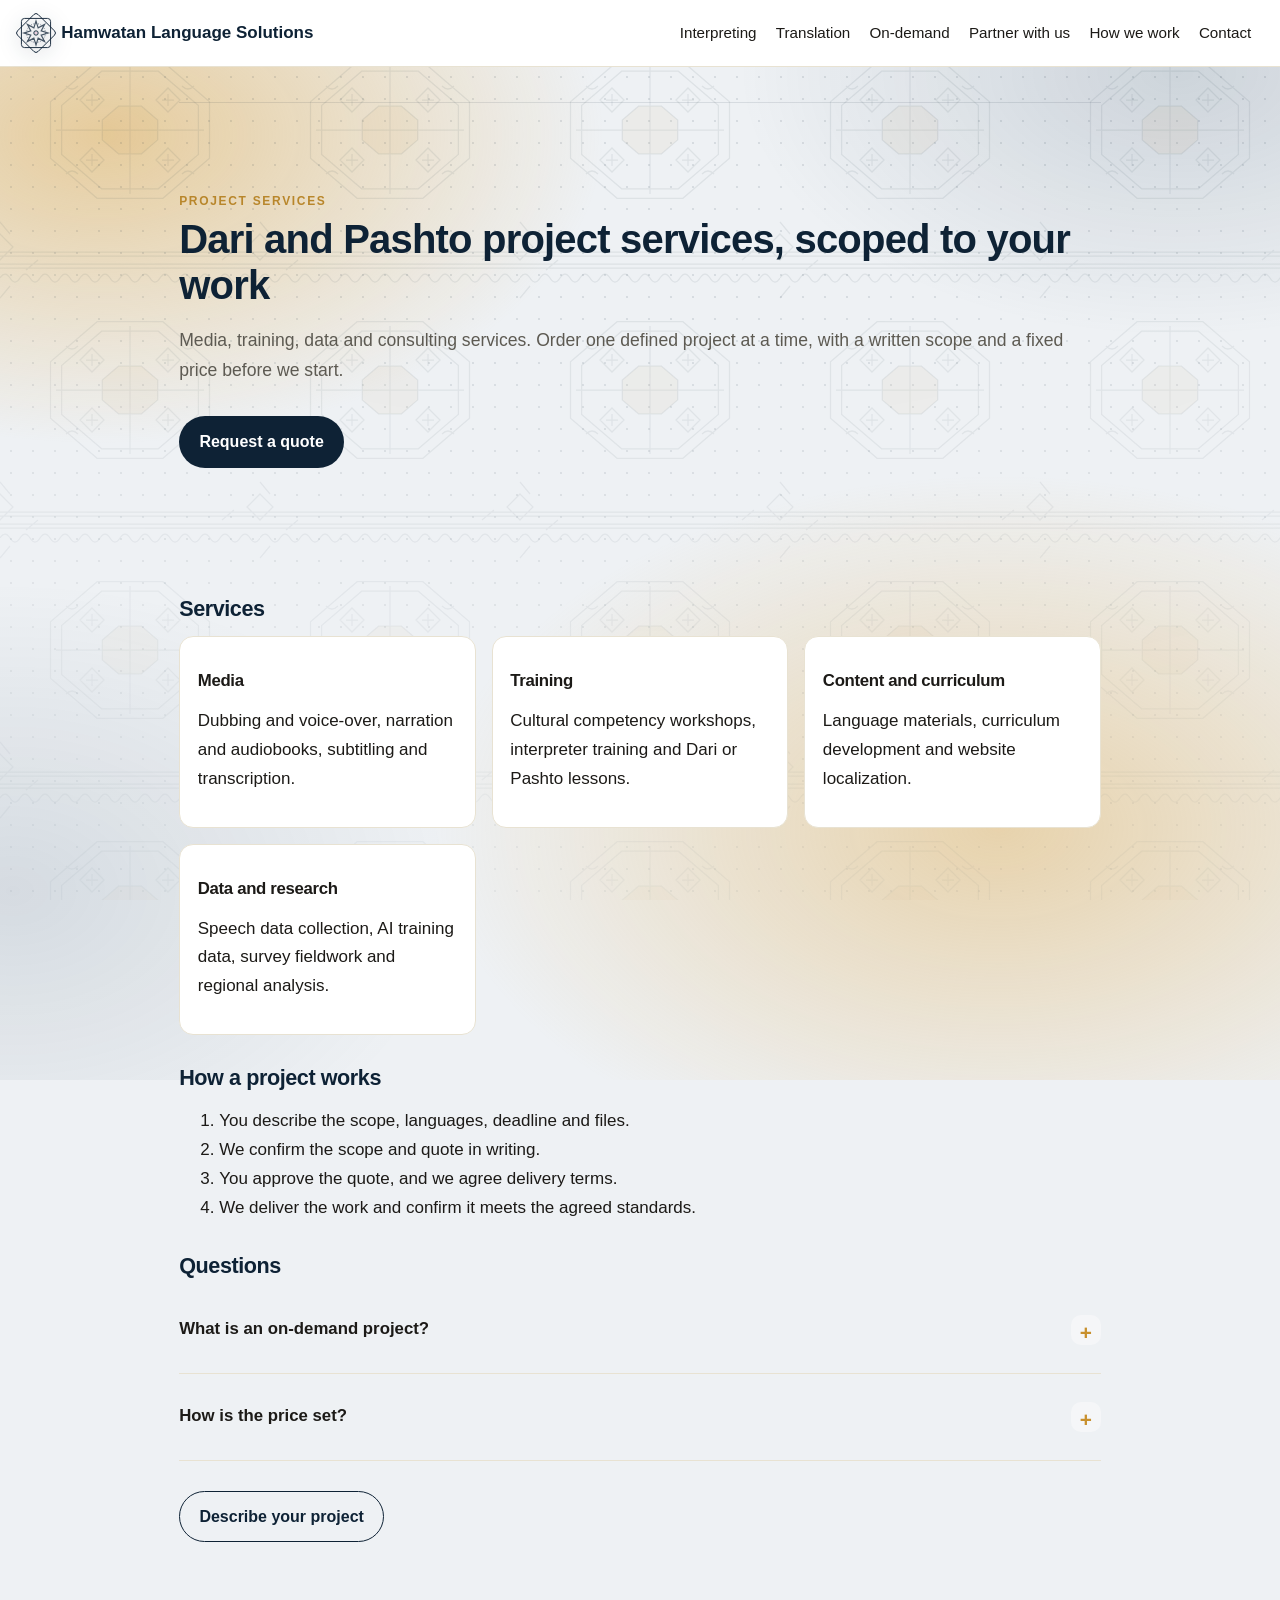
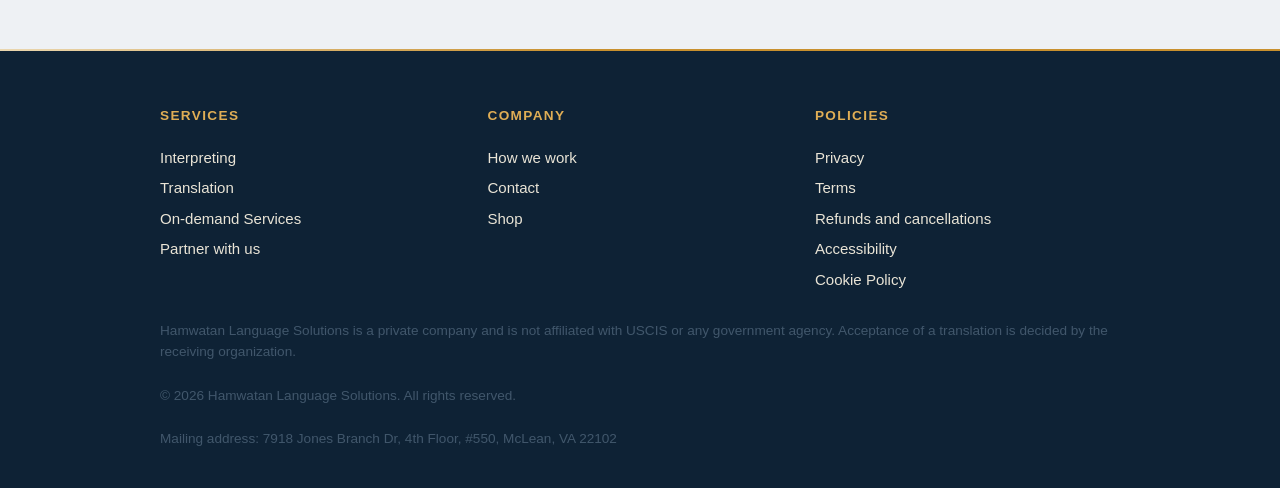
<file: on-demand.html>
<!DOCTYPE html>
<html lang="en">
<head>
<meta charset="utf-8">
<meta name="viewport" content="width=device-width, initial-scale=1">
<title>Dari and Pashto Project Services: Dubbing, Training, Data and Consulting | Hamwatan</title>
<meta name="description" content="Project services in Dari, Pashto and Farsi: dubbing, narration, subtitling, cultural training, teaching, curriculum, research data and consulting.">
<meta name="robots" content="index, follow">
<link rel="canonical" href="https://hlanguagesolutions.com/on-demand.html">
<meta property="og:type" content="website">
<meta property="og:site_name" content="Hamwatan Language Solutions">
<meta property="og:title" content="Dari and Pashto Project Services: Dubbing, Training, Data and Consulting | Hamwatan">
<meta property="og:description" content="Project services in Dari, Pashto and Farsi: dubbing, narration, subtitling, cultural training, teaching, curriculum, research data and consulting.">
<meta property="og:url" content="https://hlanguagesolutions.com/on-demand.html">
<meta name="twitter:card" content="summary">
<link rel="stylesheet" href="styles.css">
<script type="application/ld+json">{"@context": "https://schema.org", "@type": "Service", "name": "Dari and Pashto Project Services: Dubbing, Training, Data and Consulting | Hamwatan", "description": "Project services in Dari, Pashto and Farsi: dubbing, narration, subtitling, cultural training, teaching, curriculum, research data and consulting.", "url": "https://hlanguagesolutions.com/on-demand.html", "isPartOf": {"@type": "WebSite", "name": "Hamwatan Language Solutions", "url": "https://hlanguagesolutions.com/"}}</script><script type="application/ld+json">{"@context": "https://schema.org", "@type": "BreadcrumbList", "itemListElement": [{"@type": "ListItem", "position": 1, "name": "Home", "item": "https://hlanguagesolutions.com/"}, {"@type": "ListItem", "position": 2, "name": "On-demand Services", "item": "https://hlanguagesolutions.com/on-demand.html"}]}</script><script type="application/ld+json">{"@context": "https://schema.org", "@type": "FAQPage", "mainEntity": [{"@type": "Question", "name": "What is an on-demand project?", "acceptedAnswer": {"@type": "Answer", "text": "A single defined piece of work, such as dubbing a video or running a training workshop. You order it when you need it, and it is priced and scoped on its own."}}, {"@type": "Question", "name": "How is the price set?", "acceptedAnswer": {"@type": "Answer", "text": "Each service shows its own estimate. Final prices are confirmed in writing after we review the scope, before any payment."}}]}</script>
<link rel="icon" href="favicon.ico" sizes="any"><link rel="icon" type="image/png" sizes="32x32" href="favicon-32.png"><link rel="icon" type="image/png" sizes="512x512" href="favicon-512.png"><link rel="apple-touch-icon" sizes="180x180" href="apple-touch-icon.png"></head>
<body>
<header class="site-head"><a class="logo" href="index.html" aria-label="Hamwatan Language Solutions home"><svg class="mk" width="34" height="34" viewBox="0 0 56 56" aria-hidden="true"><defs><linearGradient id="lgA" x1="0" y1="0" x2="1" y2="1"><stop offset="0" stop-color="#F6DDA0"/><stop offset=".5" stop-color="#E0AE55"/><stop offset="1" stop-color="#9A5F1B"/></linearGradient><linearGradient id="lgB" x1="0" y1="0" x2="1" y2="1"><stop offset="0" stop-color="#FFF1CC"/><stop offset="1" stop-color="#C8902E"/></linearGradient></defs><g class="lring" fill="none" stroke="currentColor" stroke-width="1.5"><rect x="4" y="4" width="48" height="48" rx="5"/><rect x="4" y="4" width="48" height="48" rx="5" transform="rotate(45 28 28)"/></g><circle cx="28" cy="28" r="15.5" fill="none" stroke="currentColor" stroke-width="1.2" stroke-dasharray="1.6 2.4"/><g class="linner" fill="none" stroke="currentColor" stroke-width="1.9"><path d="M28.00,8.00 L31.52,19.50 L42.14,13.86 L36.50,24.48 L48.00,28.00 L36.50,31.52 L42.14,42.14 L31.52,36.50 L28.00,48.00 L24.48,36.50 L13.86,42.14 L19.50,31.52 L8.00,28.00 L19.50,24.48 L13.86,13.86 L24.48,19.50 Z"/></g><circle cx="28" cy="28" r="3.6" fill="none" stroke="currentColor" stroke-width="1.5"/><circle cx="28" cy="28" r="1.2" fill="#E79AC3"/></svg><span>Hamwatan Language Solutions</span></a>
<nav aria-label="Main"><a href="interpreting.html">Interpreting</a><a href="translation.html">Translation</a><a href="on-demand.html">On-demand</a><a href="index.html#/partnership">Partner with us</a><a href="how-we-work.html">How we work</a><a href="index.html#/contact">Contact</a></nav></header>
<main class="page">
<section><p class="eyebrow">Project services</p>
<h1>Dari and Pashto project services, scoped to your work</h1>
<p class="lead">Media, training, data and consulting services. Order one defined project at a time, with a written scope and a fixed price before we start.</p>
<a class="btn" href="index.html#/ondemand">Request a quote</a></section>
<h2>Services</h2>
<div class="card-row">
<div class="card"><h3>Media</h3><p>Dubbing and voice-over, narration and audiobooks, subtitling and transcription.</p></div>
<div class="card"><h3>Training</h3><p>Cultural competency workshops, interpreter training and Dari or Pashto lessons.</p></div>
<div class="card"><h3>Content and curriculum</h3><p>Language materials, curriculum development and website localization.</p></div>
<div class="card"><h3>Data and research</h3><p>Speech data collection, AI training data, survey fieldwork and regional analysis.</p></div>
</div>
<h2>How a project works</h2>
<ol><li>You describe the scope, languages, deadline and files.</li><li>We confirm the scope and quote in writing.</li><li>You approve the quote, and we agree delivery terms.</li><li>We deliver the work and confirm it meets the agreed standards.</li></ol>
<h2>Questions</h2>
<details class="faq"><summary>What is an on-demand project?</summary><p>A single defined piece of work, such as dubbing a video or running a training workshop. You order it when you need it, and it is priced and scoped on its own.</p></details><details class="faq"><summary>How is the price set?</summary><p>Each service shows its own estimate. Final prices are confirmed in writing after we review the scope, before any payment.</p></details>
<p><a class="btn ghost" href="index.html#/ondemand">Describe your project</a></p>
</main>
<footer class="site-foot"><div class="foot-grid">
<div><h4>Services</h4><ul><li><a href="interpreting.html">Interpreting</a></li><li><a href="translation.html">Translation</a></li><li><a href="on-demand.html">On-demand Services</a></li><li><a href="partners.html">Partner with us</a></li></ul></div>
<div><h4>Company</h4><ul><li><a href="how-we-work.html">How we work</a></li><li><a href="index.html#/contact">Contact</a></li><li><a href="index.html#/shop">Shop</a></li></ul></div>
<div><h4>Policies</h4><ul><li><a href="privacy.html">Privacy</a></li><li><a href="terms.html">Terms</a></li><li><a href="refunds.html">Refunds and cancellations</a></li><li><a href="accessibility.html">Accessibility</a></li><li><a href="cookies.html">Cookie Policy</a></li></ul></div>
</div>
<p class="fine">Hamwatan Language Solutions is a private company and is not affiliated with USCIS or any government agency. Acceptance of a translation is decided by the receiving organization.</p>
<p class="fine">&copy; 2026 Hamwatan Language Solutions. All rights reserved.</p><p class="fine">Mailing address: 7918 Jones Branch Dr, 4th Floor, #550, McLean, VA 22102</p></footer>
</body>
</html>
</file>
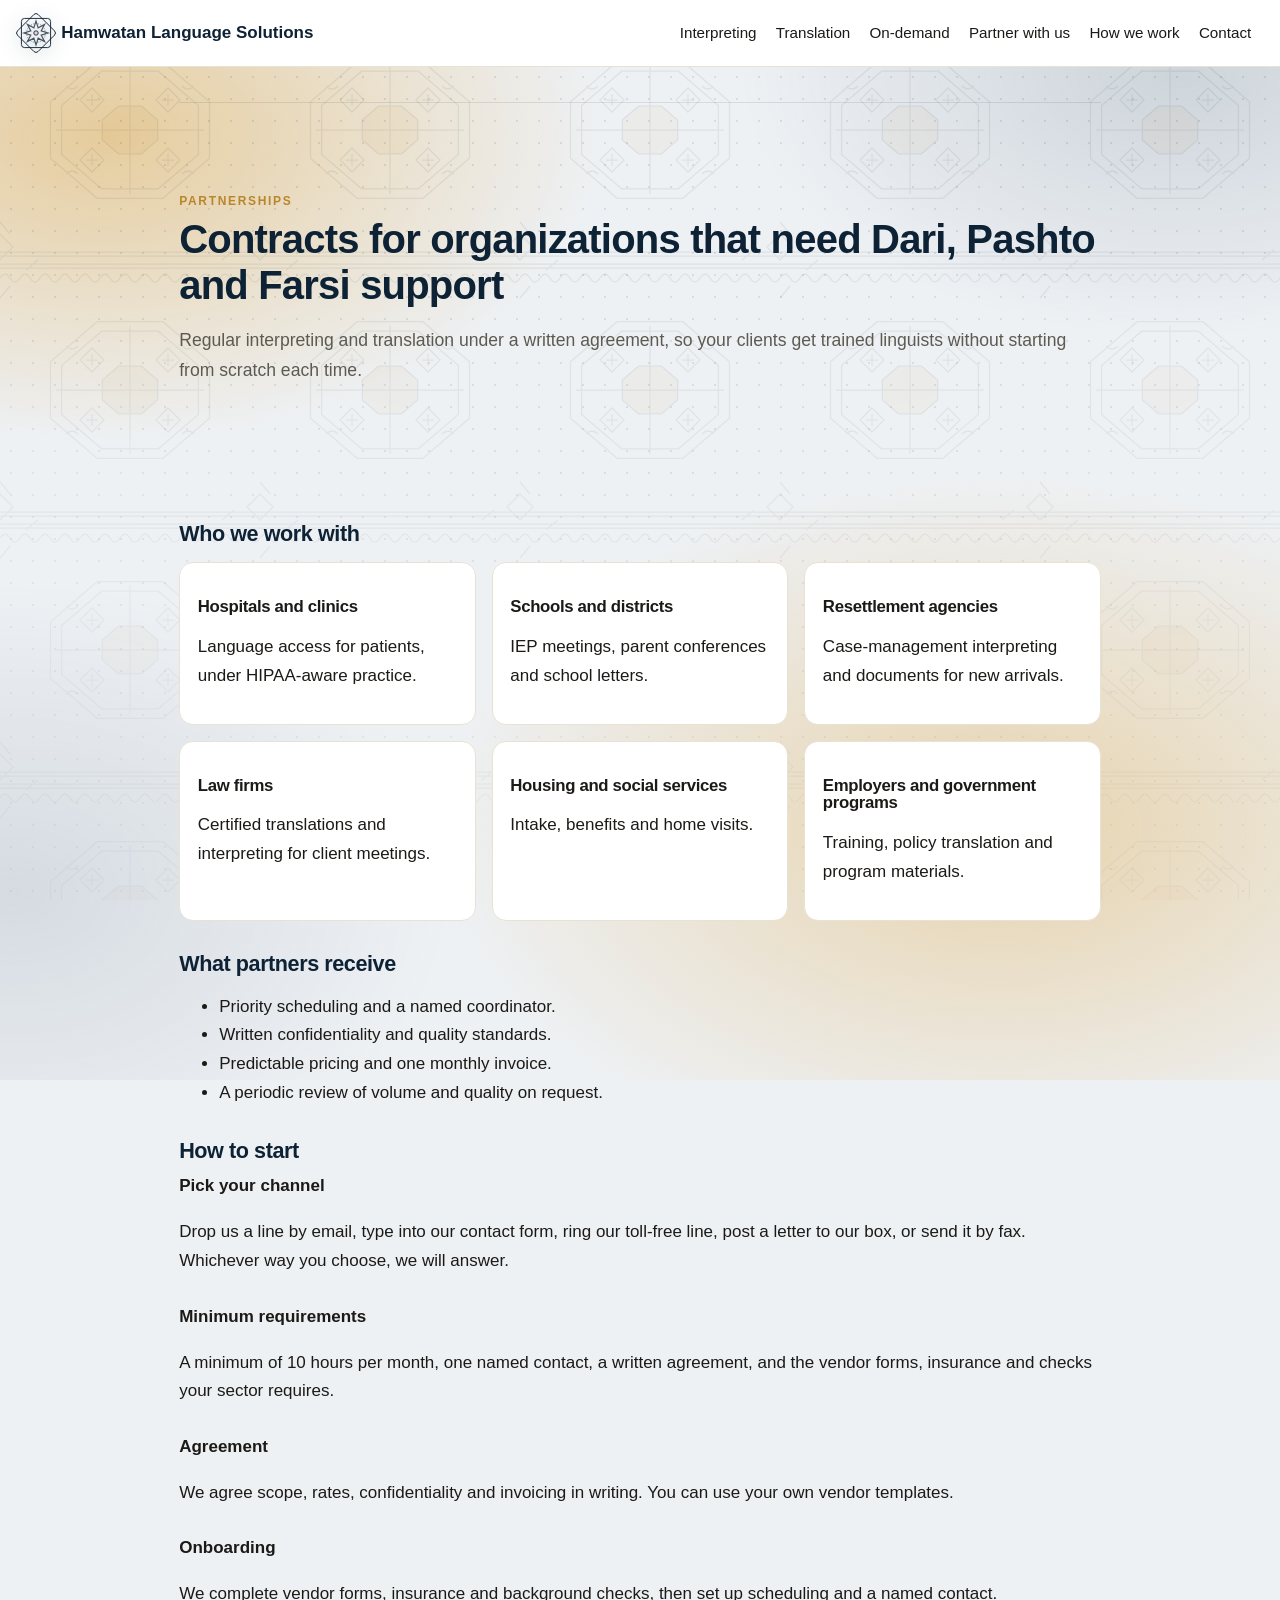
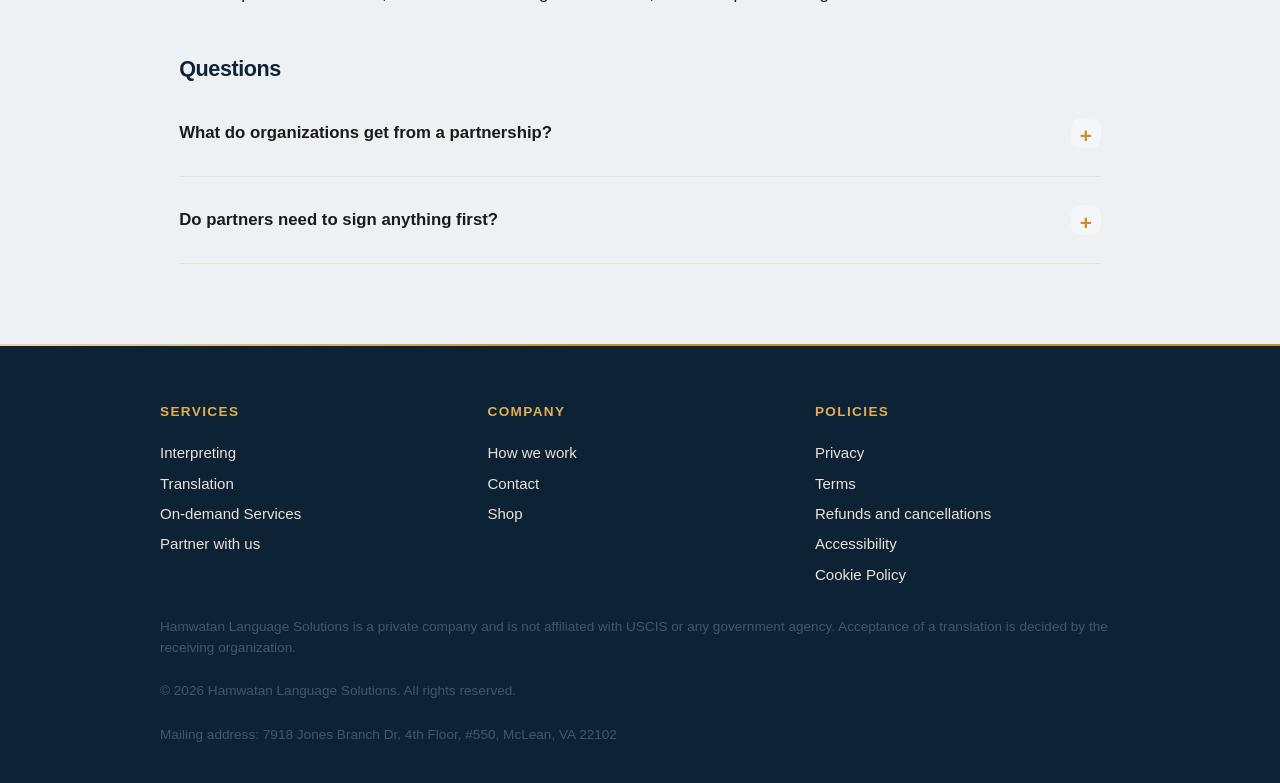
<file: partners.html>
<!DOCTYPE html>
<html lang="en">
<head>
<meta charset="utf-8">
<meta name="viewport" content="width=device-width, initial-scale=1">
<title>Contracts for Hospitals, Schools and Agencies Needing Dari and Pashto | Hamwatan</title>
<meta name="description" content="Partner with Hamwatan for ongoing Dari, Pashto and Farsi interpreting and translation under contract. For hospitals, schools, resettlement agencies, law firms and government programs.">
<meta name="robots" content="index, follow">
<link rel="canonical" href="https://hlanguagesolutions.com/partners.html">
<meta property="og:type" content="website">
<meta property="og:site_name" content="Hamwatan Language Solutions">
<meta property="og:title" content="Contracts for Hospitals, Schools and Agencies Needing Dari and Pashto | Hamwatan">
<meta property="og:description" content="Partner with Hamwatan for ongoing Dari, Pashto and Farsi interpreting and translation under contract. For hospitals, schools, resettlement agencies, law firms and government programs.">
<meta property="og:url" content="https://hlanguagesolutions.com/partners.html">
<meta name="twitter:card" content="summary">
<link rel="stylesheet" href="styles.css">
<script type="application/ld+json">{"@context": "https://schema.org", "@type": "Service", "name": "Contracts for Hospitals, Schools and Agencies Needing Dari and Pashto | Hamwatan", "description": "Partner with Hamwatan for ongoing Dari, Pashto and Farsi interpreting and translation under contract. For hospitals, schools, resettlement agencies, law firms and government programs.", "url": "https://hlanguagesolutions.com/partners.html", "isPartOf": {"@type": "WebSite", "name": "Hamwatan Language Solutions", "url": "https://hlanguagesolutions.com/"}}</script><script type="application/ld+json">{"@context": "https://schema.org", "@type": "BreadcrumbList", "itemListElement": [{"@type": "ListItem", "position": 1, "name": "Home", "item": "https://hlanguagesolutions.com/"}, {"@type": "ListItem", "position": 2, "name": "Partner with us", "item": "https://hlanguagesolutions.com/partners.html"}]}</script><script type="application/ld+json">{"@context": "https://schema.org", "@type": "FAQPage", "mainEntity": [{"@type": "Question", "name": "What do organizations get from a partnership?", "acceptedAnswer": {"@type": "Answer", "text": "Priority scheduling, a named coordinator, written confidentiality and quality standards, predictable pricing, and one monthly invoice."}}, {"@type": "Question", "name": "Do partners need to sign anything first?", "acceptedAnswer": {"@type": "Answer", "text": "Yes. Partnerships are agreed in writing. Depending on the organization, that includes a referral or service agreement, vendor registration, background checks and, for health data, a business associate agreement."}}]}</script>
<link rel="icon" href="favicon.ico" sizes="any"><link rel="icon" type="image/png" sizes="32x32" href="favicon-32.png"><link rel="icon" type="image/png" sizes="512x512" href="favicon-512.png"><link rel="apple-touch-icon" sizes="180x180" href="apple-touch-icon.png"></head>
<body>
<header class="site-head"><a class="logo" href="index.html" aria-label="Hamwatan Language Solutions home"><svg class="mk" width="34" height="34" viewBox="0 0 56 56" aria-hidden="true"><defs><linearGradient id="lgA" x1="0" y1="0" x2="1" y2="1"><stop offset="0" stop-color="#F6DDA0"/><stop offset=".5" stop-color="#E0AE55"/><stop offset="1" stop-color="#9A5F1B"/></linearGradient><linearGradient id="lgB" x1="0" y1="0" x2="1" y2="1"><stop offset="0" stop-color="#FFF1CC"/><stop offset="1" stop-color="#C8902E"/></linearGradient></defs><g class="lring" fill="none" stroke="currentColor" stroke-width="1.5"><rect x="4" y="4" width="48" height="48" rx="5"/><rect x="4" y="4" width="48" height="48" rx="5" transform="rotate(45 28 28)"/></g><circle cx="28" cy="28" r="15.5" fill="none" stroke="currentColor" stroke-width="1.2" stroke-dasharray="1.6 2.4"/><g class="linner" fill="none" stroke="currentColor" stroke-width="1.9"><path d="M28.00,8.00 L31.52,19.50 L42.14,13.86 L36.50,24.48 L48.00,28.00 L36.50,31.52 L42.14,42.14 L31.52,36.50 L28.00,48.00 L24.48,36.50 L13.86,42.14 L19.50,31.52 L8.00,28.00 L19.50,24.48 L13.86,13.86 L24.48,19.50 Z"/></g><circle cx="28" cy="28" r="3.6" fill="none" stroke="currentColor" stroke-width="1.5"/><circle cx="28" cy="28" r="1.2" fill="#E79AC3"/></svg><span>Hamwatan Language Solutions</span></a>
<nav aria-label="Main"><a href="interpreting.html">Interpreting</a><a href="translation.html">Translation</a><a href="on-demand.html">On-demand</a><a href="index.html#/partnership">Partner with us</a><a href="how-we-work.html">How we work</a><a href="index.html#/contact">Contact</a></nav></header>
<main class="page">
<section><p class="eyebrow">Partnerships</p>
<h1>Contracts for organizations that need Dari, Pashto and Farsi support</h1>
<p class="lead">Regular interpreting and translation under a written agreement, so your clients get trained linguists without starting from scratch each time.</p>
</section>
<h2>Who we work with</h2>
<div class="card-row">
<div class="card"><h3>Hospitals and clinics</h3><p>Language access for patients, under HIPAA-aware practice.</p></div>
<div class="card"><h3>Schools and districts</h3><p>IEP meetings, parent conferences and school letters.</p></div>
<div class="card"><h3>Resettlement agencies</h3><p>Case-management interpreting and documents for new arrivals.</p></div>
<div class="card"><h3>Law firms</h3><p>Certified translations and interpreting for client meetings.</p></div>
<div class="card"><h3>Housing and social services</h3><p>Intake, benefits and home visits.</p></div>
<div class="card"><h3>Employers and government programs</h3><p>Training, policy translation and program materials.</p></div>
</div>
<h2>What partners receive</h2>
<ul><li>Priority scheduling and a named coordinator.</li><li>Written confidentiality and quality standards.</li><li>Predictable pricing and one monthly invoice.</li><li>A periodic review of volume and quality on request.</li></ul>
<h2>How to start</h2>
<ol class="steps">
<li><strong>Pick your channel</strong><p>Drop us a line by email, type into our contact form, ring our toll-free line, post a letter to our box, or send it by fax. Whichever way you choose, we will answer.</p><p></p></li>
<li><strong>Minimum requirements</strong><p>A minimum of 10 hours per month, one named contact, a written agreement, and the vendor forms, insurance and checks your sector requires.</p></li>
<li><strong>Agreement</strong><p>We agree scope, rates, confidentiality and invoicing in writing. You can use your own vendor templates.</p></li>
<li><strong>Onboarding</strong><p>We complete vendor forms, insurance and background checks, then set up scheduling and a named contact.</p></li>
</ol>
<h2>Questions</h2>
<details class="faq"><summary>What do organizations get from a partnership?</summary><p>Priority scheduling, a named coordinator, written confidentiality and quality standards, predictable pricing, and one monthly invoice.</p></details><details class="faq"><summary>Do partners need to sign anything first?</summary><p>Yes. Partnerships are agreed in writing. Depending on the organization, that includes a referral or service agreement, vendor registration, background checks and, for health data, a business associate agreement.</p></details>
</main>
<footer class="site-foot"><div class="foot-grid">
<div><h4>Services</h4><ul><li><a href="interpreting.html">Interpreting</a></li><li><a href="translation.html">Translation</a></li><li><a href="on-demand.html">On-demand Services</a></li><li><a href="partners.html">Partner with us</a></li></ul></div>
<div><h4>Company</h4><ul><li><a href="how-we-work.html">How we work</a></li><li><a href="index.html#/contact">Contact</a></li><li><a href="index.html#/shop">Shop</a></li></ul></div>
<div><h4>Policies</h4><ul><li><a href="privacy.html">Privacy</a></li><li><a href="terms.html">Terms</a></li><li><a href="refunds.html">Refunds and cancellations</a></li><li><a href="accessibility.html">Accessibility</a></li><li><a href="cookies.html">Cookie Policy</a></li></ul></div>
</div>
<p class="fine">Hamwatan Language Solutions is a private company and is not affiliated with USCIS or any government agency. Acceptance of a translation is decided by the receiving organization.</p>
<p class="fine">&copy; 2026 Hamwatan Language Solutions. All rights reserved.</p><p class="fine">Mailing address: 7918 Jones Branch Dr, 4th Floor, #550, McLean, VA 22102</p></footer>
</body>
</html>
</file>
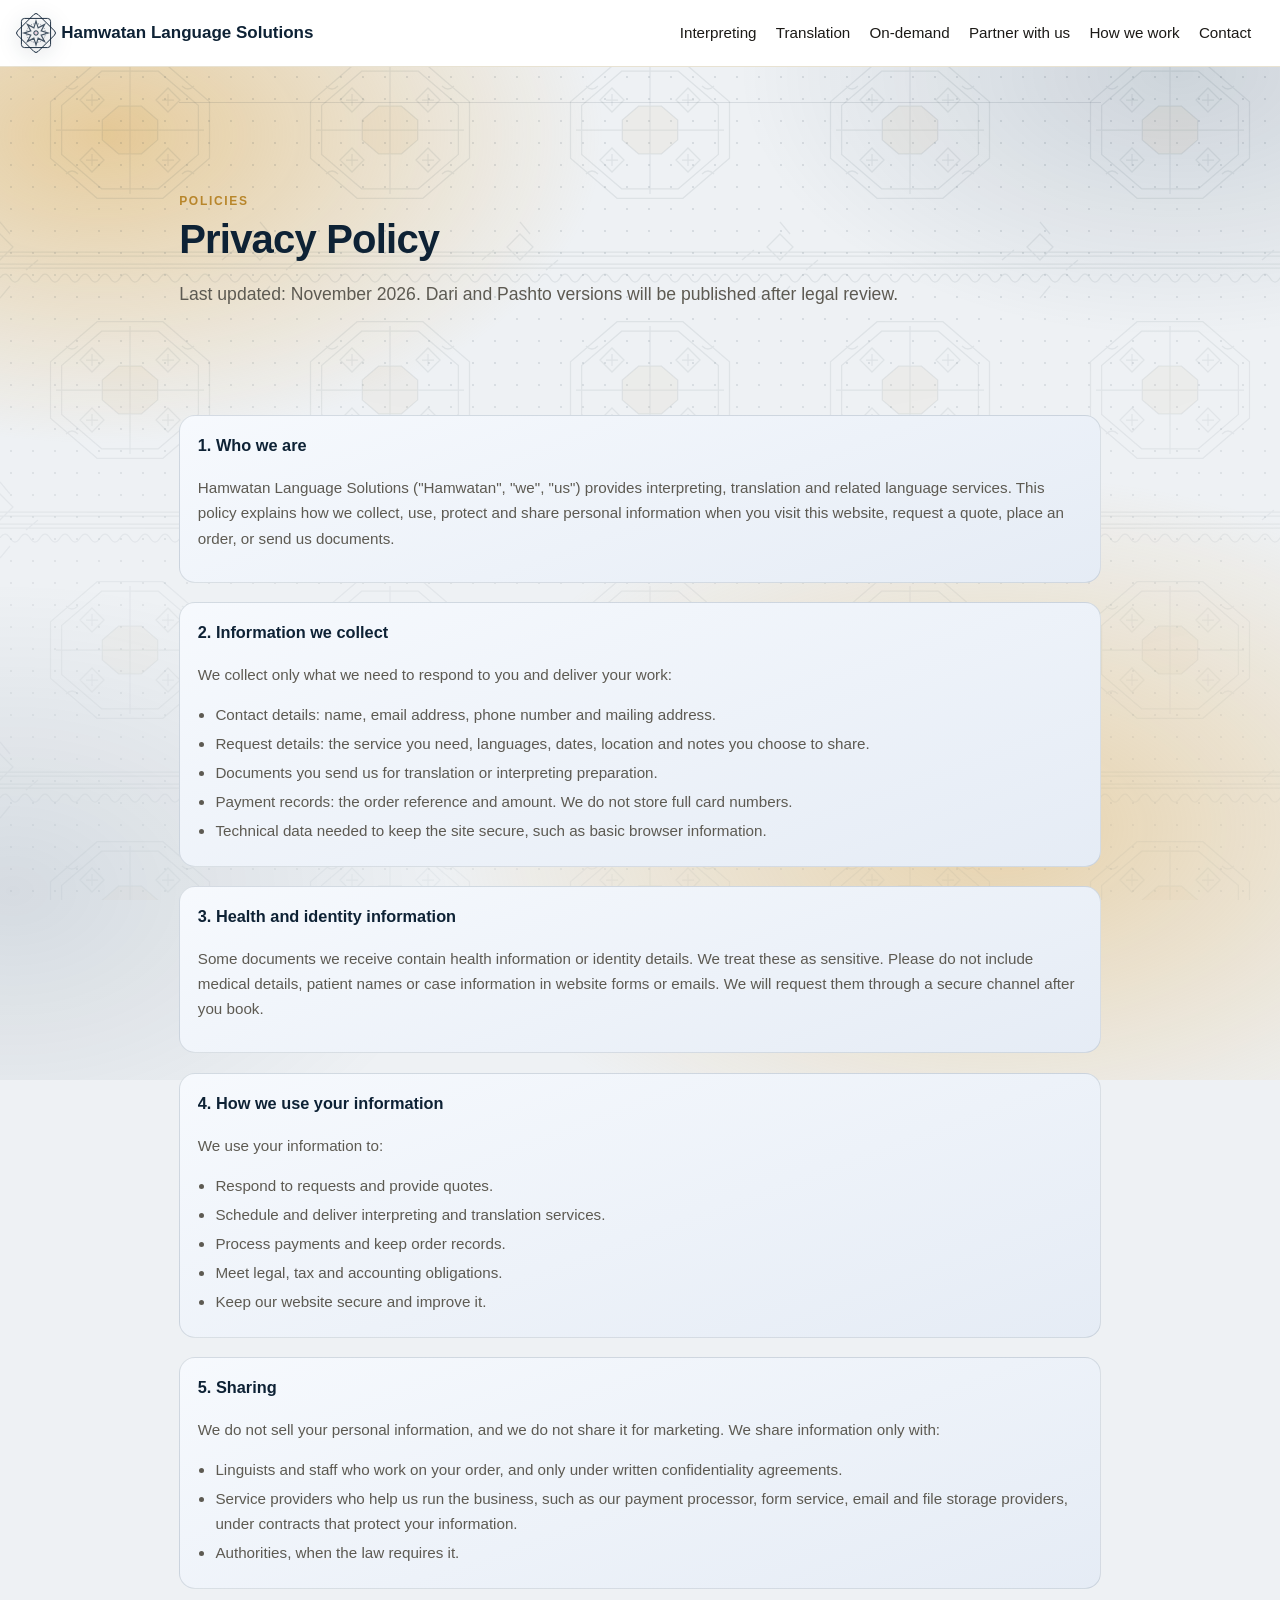
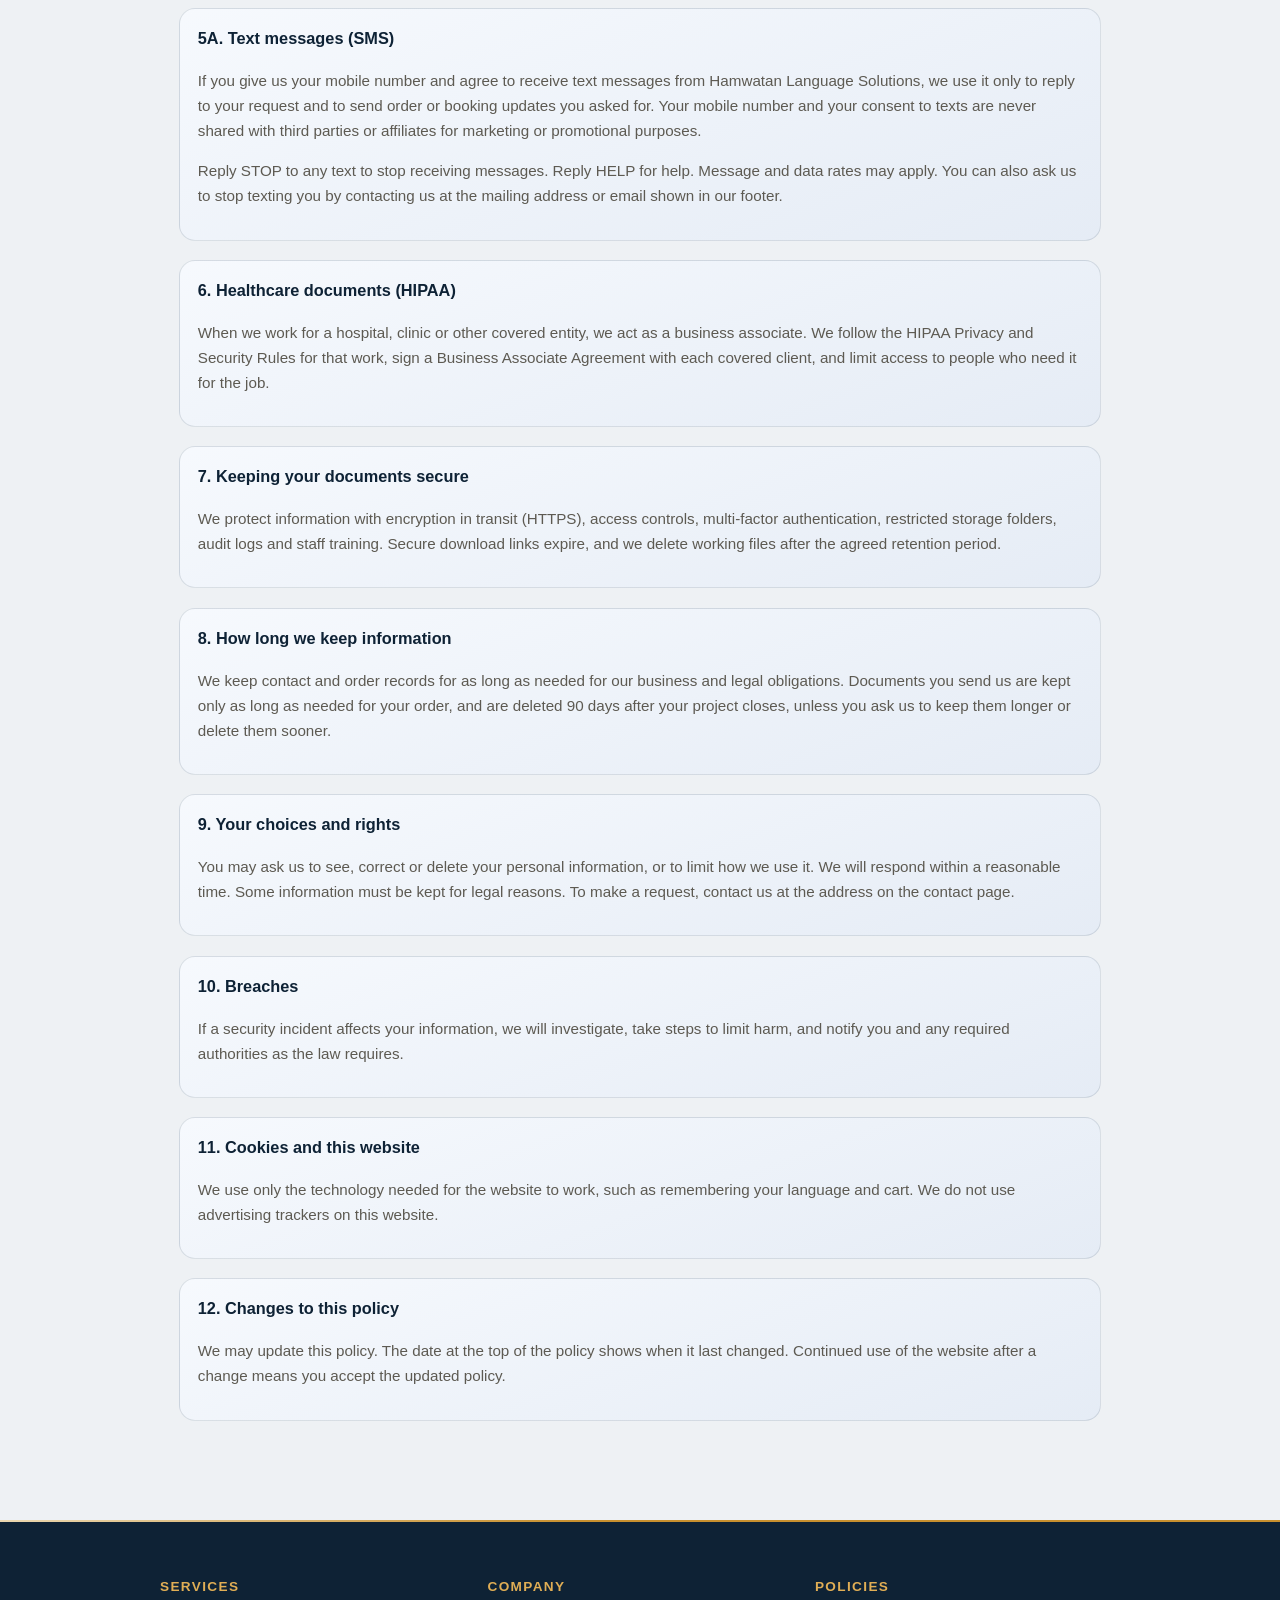
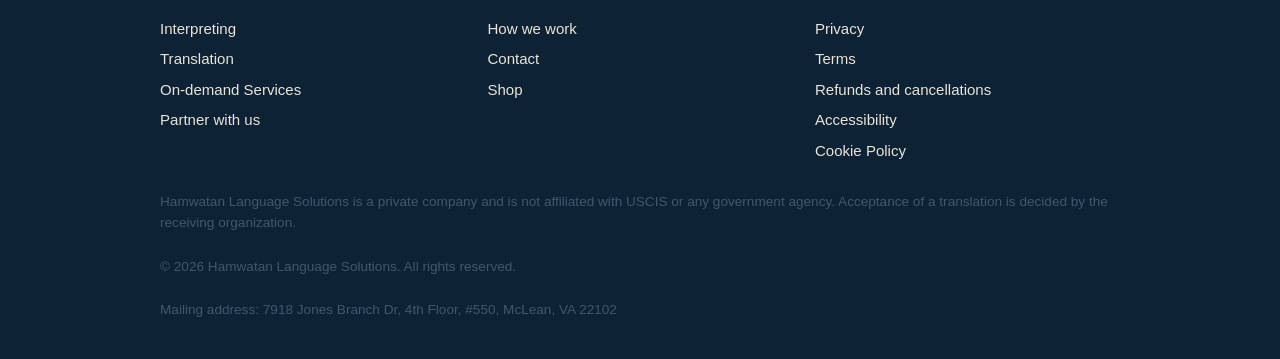
<file: privacy.html>
<!DOCTYPE html>
<html lang="en">
<head>
<meta charset="utf-8">
<meta name="viewport" content="width=device-width, initial-scale=1">
<title>Privacy Policy | Hamwatan Language Solutions</title>
<meta name="description" content="How Hamwatan collects, uses, protects and deletes personal information and documents.">
<meta name="robots" content="index, follow">
<link rel="canonical" href="https://hlanguagesolutions.com/privacy.html">
<meta property="og:type" content="website">
<meta property="og:site_name" content="Hamwatan Language Solutions">
<meta property="og:title" content="Privacy Policy | Hamwatan Language Solutions">
<meta property="og:description" content="How Hamwatan collects, uses, protects and deletes personal information and documents.">
<meta property="og:url" content="https://hlanguagesolutions.com/privacy.html">
<meta name="twitter:card" content="summary">
<link rel="stylesheet" href="styles.css">
<script type="application/ld+json">{"@context": "https://schema.org", "@type": "WebPage", "name": "Privacy Policy | Hamwatan Language Solutions", "description": "How Hamwatan collects, uses, protects and deletes personal information and documents.", "url": "https://hlanguagesolutions.com/privacy.html", "isPartOf": {"@type": "WebSite", "name": "Hamwatan Language Solutions", "url": "https://hlanguagesolutions.com/"}}</script><script type="application/ld+json">{"@context": "https://schema.org", "@type": "BreadcrumbList", "itemListElement": [{"@type": "ListItem", "position": 1, "name": "Home", "item": "https://hlanguagesolutions.com/"}, {"@type": "ListItem", "position": 2, "name": "Privacy Policy", "item": "https://hlanguagesolutions.com/privacy.html"}]}</script>
<link rel="icon" href="favicon.ico" sizes="any"><link rel="icon" type="image/png" sizes="32x32" href="favicon-32.png"><link rel="icon" type="image/png" sizes="512x512" href="favicon-512.png"><link rel="apple-touch-icon" sizes="180x180" href="apple-touch-icon.png"></head>
<body>
<header class="site-head"><a class="logo" href="index.html" aria-label="Hamwatan Language Solutions home"><svg class="mk" width="34" height="34" viewBox="0 0 56 56" aria-hidden="true"><defs><linearGradient id="lgA" x1="0" y1="0" x2="1" y2="1"><stop offset="0" stop-color="#F6DDA0"/><stop offset=".5" stop-color="#E0AE55"/><stop offset="1" stop-color="#9A5F1B"/></linearGradient><linearGradient id="lgB" x1="0" y1="0" x2="1" y2="1"><stop offset="0" stop-color="#FFF1CC"/><stop offset="1" stop-color="#C8902E"/></linearGradient></defs><g class="lring" fill="none" stroke="currentColor" stroke-width="1.5"><rect x="4" y="4" width="48" height="48" rx="5"/><rect x="4" y="4" width="48" height="48" rx="5" transform="rotate(45 28 28)"/></g><circle cx="28" cy="28" r="15.5" fill="none" stroke="currentColor" stroke-width="1.2" stroke-dasharray="1.6 2.4"/><g class="linner" fill="none" stroke="currentColor" stroke-width="1.9"><path d="M28.00,8.00 L31.52,19.50 L42.14,13.86 L36.50,24.48 L48.00,28.00 L36.50,31.52 L42.14,42.14 L31.52,36.50 L28.00,48.00 L24.48,36.50 L13.86,42.14 L19.50,31.52 L8.00,28.00 L19.50,24.48 L13.86,13.86 L24.48,19.50 Z"/></g><circle cx="28" cy="28" r="3.6" fill="none" stroke="currentColor" stroke-width="1.5"/><circle cx="28" cy="28" r="1.2" fill="#E79AC3"/></svg><span>Hamwatan Language Solutions</span></a>
<nav aria-label="Main"><a href="interpreting.html">Interpreting</a><a href="translation.html">Translation</a><a href="on-demand.html">On-demand</a><a href="index.html#/partnership">Partner with us</a><a href="how-we-work.html">How we work</a><a href="index.html#/contact">Contact</a></nav></header>
<main class="page">
<section><p class="eyebrow">Policies</p><h1>Privacy Policy</h1><p class="lead">Last updated: November 2026. Dari and Pashto versions will be published after legal review.</p></section><section class="pol-sec"><h4>1. Who we are</h4><p>Hamwatan Language Solutions ("Hamwatan", "we", "us") provides interpreting, translation and related language services. This policy explains how we collect, use, protect and share personal information when you visit this website, request a quote, place an order, or send us documents.</p></section><section class="pol-sec"><h4>2. Information we collect</h4><p>We collect only what we need to respond to you and deliver your work:</p><ul><li>Contact details: name, email address, phone number and mailing address.</li><li>Request details: the service you need, languages, dates, location and notes you choose to share.</li><li>Documents you send us for translation or interpreting preparation.</li><li>Payment records: the order reference and amount. We do not store full card numbers.</li><li>Technical data needed to keep the site secure, such as basic browser information.</li></ul></section><section class="pol-sec"><h4>3. Health and identity information</h4><p>Some documents we receive contain health information or identity details. We treat these as sensitive. Please do not include medical details, patient names or case information in website forms or emails. We will request them through a secure channel after you book.</p></section><section class="pol-sec"><h4>4. How we use your information</h4><p>We use your information to:</p><ul><li>Respond to requests and provide quotes.</li><li>Schedule and deliver interpreting and translation services.</li><li>Process payments and keep order records.</li><li>Meet legal, tax and accounting obligations.</li><li>Keep our website secure and improve it.</li></ul></section><section class="pol-sec"><h4>5. Sharing</h4><p>We do not sell your personal information, and we do not share it for marketing. We share information only with:</p><ul><li>Linguists and staff who work on your order, and only under written confidentiality agreements.</li><li>Service providers who help us run the business, such as our payment processor, form service, email and file storage providers, under contracts that protect your information.</li><li>Authorities, when the law requires it.</li></ul></section><section class="pol-sec"><h4>5A. Text messages (SMS)</h4><p>If you give us your mobile number and agree to receive text messages from Hamwatan Language Solutions, we use it only to reply to your request and to send order or booking updates you asked for. Your mobile number and your consent to texts are never shared with third parties or affiliates for marketing or promotional purposes.</p><p>Reply STOP to any text to stop receiving messages. Reply HELP for help. Message and data rates may apply. You can also ask us to stop texting you by contacting us at the mailing address or email shown in our footer.</p></section><section class="pol-sec"><h4>6. Healthcare documents (HIPAA)</h4><p>When we work for a hospital, clinic or other covered entity, we act as a business associate. We follow the HIPAA Privacy and Security Rules for that work, sign a Business Associate Agreement with each covered client, and limit access to people who need it for the job.</p></section><section class="pol-sec"><h4>7. Keeping your documents secure</h4><p>We protect information with encryption in transit (HTTPS), access controls, multi-factor authentication, restricted storage folders, audit logs and staff training. Secure download links expire, and we delete working files after the agreed retention period.</p></section><section class="pol-sec"><h4>8. How long we keep information</h4><p>We keep contact and order records for as long as needed for our business and legal obligations. Documents you send us are kept only as long as needed for your order, and are deleted 90 days after your project closes, unless you ask us to keep them longer or delete them sooner.</p></section><section class="pol-sec"><h4>9. Your choices and rights</h4><p>You may ask us to see, correct or delete your personal information, or to limit how we use it. We will respond within a reasonable time. Some information must be kept for legal reasons. To make a request, contact us at the address on the contact page.</p></section><section class="pol-sec"><h4>10. Breaches</h4><p>If a security incident affects your information, we will investigate, take steps to limit harm, and notify you and any required authorities as the law requires.</p></section><section class="pol-sec"><h4>11. Cookies and this website</h4><p>We use only the technology needed for the website to work, such as remembering your language and cart. We do not use advertising trackers on this website.</p></section><section class="pol-sec"><h4>12. Changes to this policy</h4><p>We may update this policy. The date at the top of the policy shows when it last changed. Continued use of the website after a change means you accept the updated policy.</p></section>
</main>
<footer class="site-foot"><div class="foot-grid">
<div><h4>Services</h4><ul><li><a href="interpreting.html">Interpreting</a></li><li><a href="translation.html">Translation</a></li><li><a href="on-demand.html">On-demand Services</a></li><li><a href="partners.html">Partner with us</a></li></ul></div>
<div><h4>Company</h4><ul><li><a href="how-we-work.html">How we work</a></li><li><a href="index.html#/contact">Contact</a></li><li><a href="index.html#/shop">Shop</a></li></ul></div>
<div><h4>Policies</h4><ul><li><a href="privacy.html">Privacy</a></li><li><a href="terms.html">Terms</a></li><li><a href="refunds.html">Refunds and cancellations</a></li><li><a href="accessibility.html">Accessibility</a></li><li><a href="cookies.html">Cookie Policy</a></li></ul></div>
</div>
<p class="fine">Hamwatan Language Solutions is a private company and is not affiliated with USCIS or any government agency. Acceptance of a translation is decided by the receiving organization.</p>
<p class="fine">&copy; 2026 Hamwatan Language Solutions. All rights reserved.</p><p class="fine">Mailing address: 7918 Jones Branch Dr, 4th Floor, #550, McLean, VA 22102</p></footer>
</body>
</html>
</file>
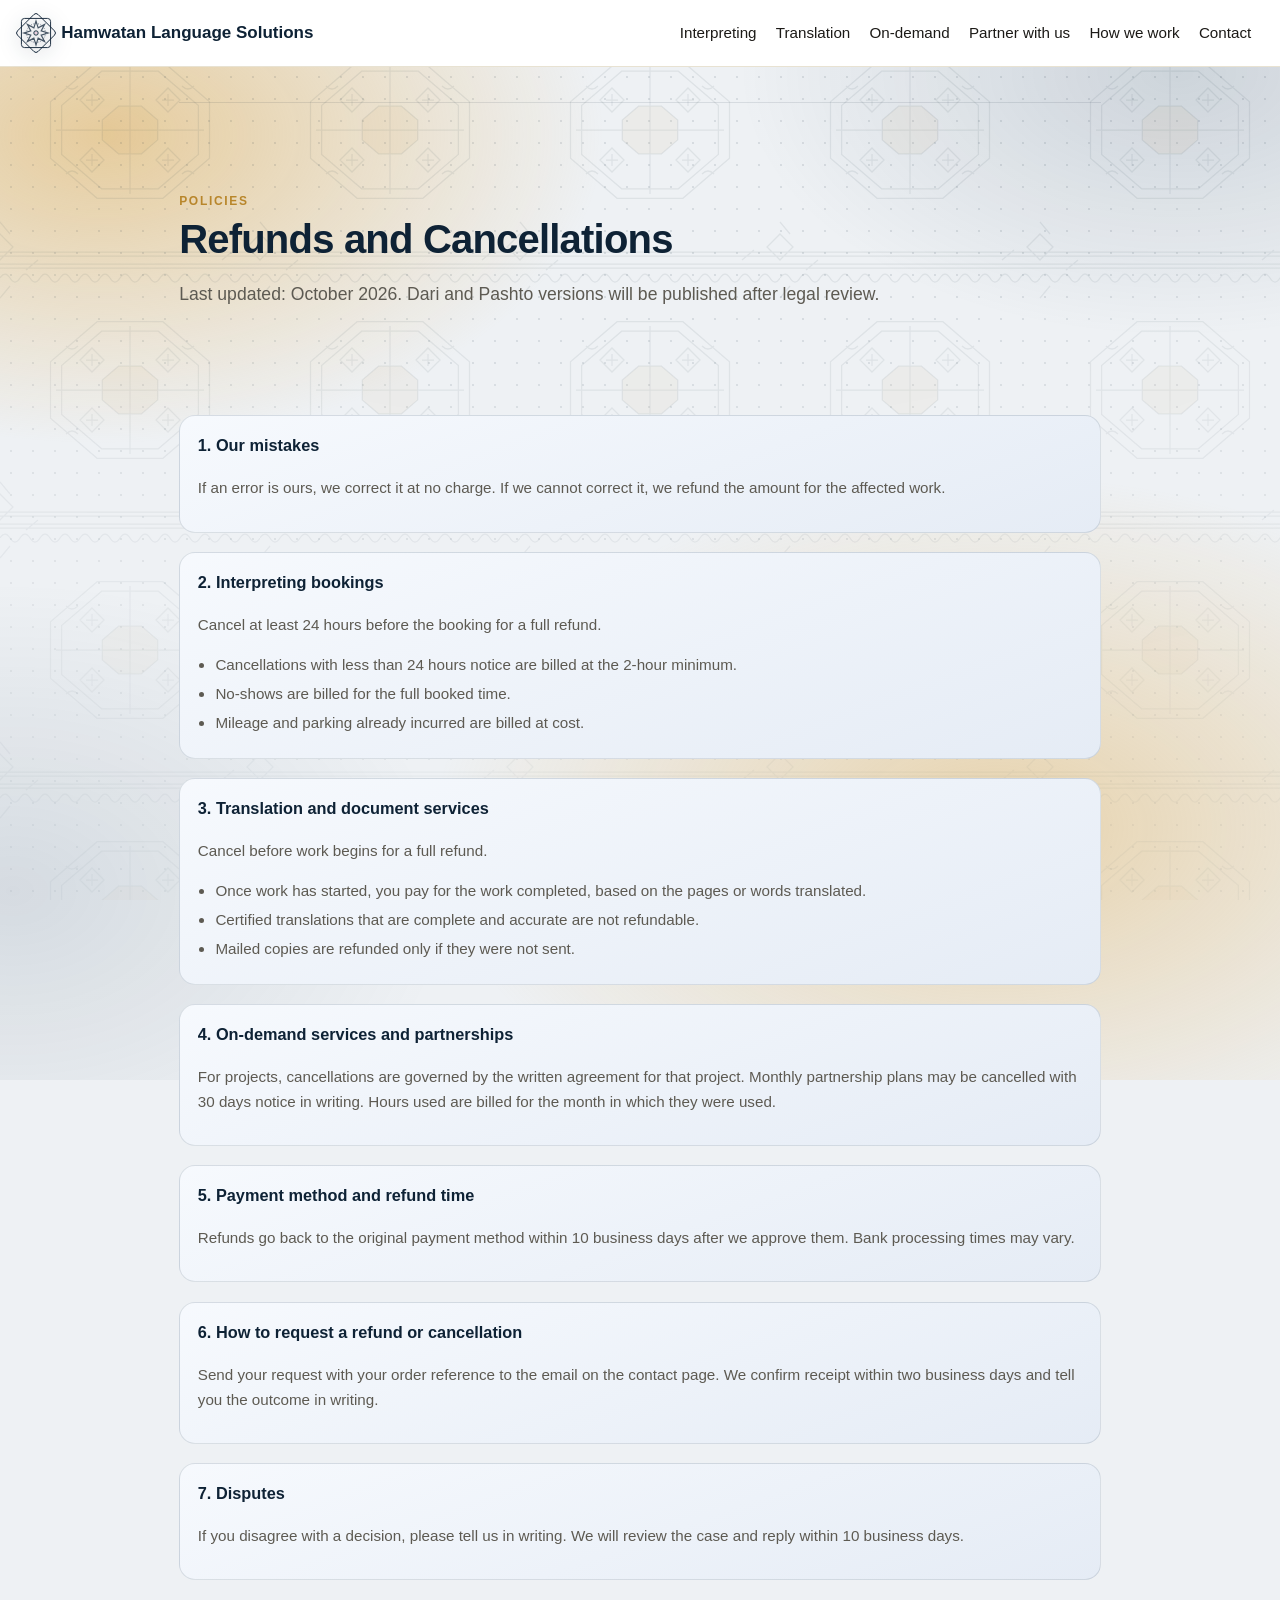
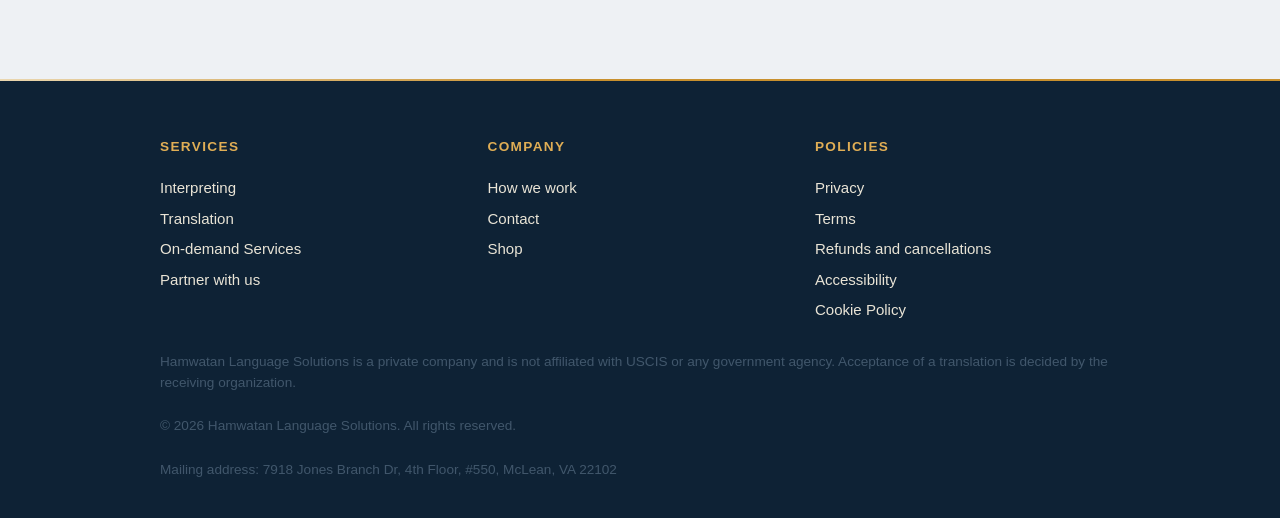
<file: refunds.html>
<!DOCTYPE html>
<html lang="en">
<head>
<meta charset="utf-8">
<meta name="viewport" content="width=device-width, initial-scale=1">
<title>Refunds and Cancellations | Hamwatan Language Solutions</title>
<meta name="description" content="Refund and cancellation rules for interpreting bookings, translations and partnerships.">
<meta name="robots" content="index, follow">
<link rel="canonical" href="https://hlanguagesolutions.com/refunds.html">
<meta property="og:type" content="website">
<meta property="og:site_name" content="Hamwatan Language Solutions">
<meta property="og:title" content="Refunds and Cancellations | Hamwatan Language Solutions">
<meta property="og:description" content="Refund and cancellation rules for interpreting bookings, translations and partnerships.">
<meta property="og:url" content="https://hlanguagesolutions.com/refunds.html">
<meta name="twitter:card" content="summary">
<link rel="stylesheet" href="styles.css">
<script type="application/ld+json">{"@context": "https://schema.org", "@type": "WebPage", "name": "Refunds and Cancellations | Hamwatan Language Solutions", "description": "Refund and cancellation rules for interpreting bookings, translations and partnerships.", "url": "https://hlanguagesolutions.com/refunds.html", "isPartOf": {"@type": "WebSite", "name": "Hamwatan Language Solutions", "url": "https://hlanguagesolutions.com/"}}</script><script type="application/ld+json">{"@context": "https://schema.org", "@type": "BreadcrumbList", "itemListElement": [{"@type": "ListItem", "position": 1, "name": "Home", "item": "https://hlanguagesolutions.com/"}, {"@type": "ListItem", "position": 2, "name": "Refunds and Cancellations", "item": "https://hlanguagesolutions.com/refunds.html"}]}</script>
<link rel="icon" href="favicon.ico" sizes="any"><link rel="icon" type="image/png" sizes="32x32" href="favicon-32.png"><link rel="icon" type="image/png" sizes="512x512" href="favicon-512.png"><link rel="apple-touch-icon" sizes="180x180" href="apple-touch-icon.png"></head>
<body>
<header class="site-head"><a class="logo" href="index.html" aria-label="Hamwatan Language Solutions home"><svg class="mk" width="34" height="34" viewBox="0 0 56 56" aria-hidden="true"><defs><linearGradient id="lgA" x1="0" y1="0" x2="1" y2="1"><stop offset="0" stop-color="#F6DDA0"/><stop offset=".5" stop-color="#E0AE55"/><stop offset="1" stop-color="#9A5F1B"/></linearGradient><linearGradient id="lgB" x1="0" y1="0" x2="1" y2="1"><stop offset="0" stop-color="#FFF1CC"/><stop offset="1" stop-color="#C8902E"/></linearGradient></defs><g class="lring" fill="none" stroke="currentColor" stroke-width="1.5"><rect x="4" y="4" width="48" height="48" rx="5"/><rect x="4" y="4" width="48" height="48" rx="5" transform="rotate(45 28 28)"/></g><circle cx="28" cy="28" r="15.5" fill="none" stroke="currentColor" stroke-width="1.2" stroke-dasharray="1.6 2.4"/><g class="linner" fill="none" stroke="currentColor" stroke-width="1.9"><path d="M28.00,8.00 L31.52,19.50 L42.14,13.86 L36.50,24.48 L48.00,28.00 L36.50,31.52 L42.14,42.14 L31.52,36.50 L28.00,48.00 L24.48,36.50 L13.86,42.14 L19.50,31.52 L8.00,28.00 L19.50,24.48 L13.86,13.86 L24.48,19.50 Z"/></g><circle cx="28" cy="28" r="3.6" fill="none" stroke="currentColor" stroke-width="1.5"/><circle cx="28" cy="28" r="1.2" fill="#E79AC3"/></svg><span>Hamwatan Language Solutions</span></a>
<nav aria-label="Main"><a href="interpreting.html">Interpreting</a><a href="translation.html">Translation</a><a href="on-demand.html">On-demand</a><a href="index.html#/partnership">Partner with us</a><a href="how-we-work.html">How we work</a><a href="index.html#/contact">Contact</a></nav></header>
<main class="page">
<section><p class="eyebrow">Policies</p><h1>Refunds and Cancellations</h1><p class="lead">Last updated: October 2026. Dari and Pashto versions will be published after legal review.</p></section><section class="pol-sec"><h4>1. Our mistakes</h4><p>If an error is ours, we correct it at no charge. If we cannot correct it, we refund the amount for the affected work.</p></section><section class="pol-sec"><h4>2. Interpreting bookings</h4><p>Cancel at least 24 hours before the booking for a full refund.</p><ul><li>Cancellations with less than 24 hours notice are billed at the 2-hour minimum.</li><li>No-shows are billed for the full booked time.</li><li>Mileage and parking already incurred are billed at cost.</li></ul></section><section class="pol-sec"><h4>3. Translation and document services</h4><p>Cancel before work begins for a full refund.</p><ul><li>Once work has started, you pay for the work completed, based on the pages or words translated.</li><li>Certified translations that are complete and accurate are not refundable.</li><li>Mailed copies are refunded only if they were not sent.</li></ul></section><section class="pol-sec"><h4>4. On-demand services and partnerships</h4><p>For projects, cancellations are governed by the written agreement for that project. Monthly partnership plans may be cancelled with 30 days notice in writing. Hours used are billed for the month in which they were used.</p></section><section class="pol-sec"><h4>5. Payment method and refund time</h4><p>Refunds go back to the original payment method within 10 business days after we approve them. Bank processing times may vary.</p></section><section class="pol-sec"><h4>6. How to request a refund or cancellation</h4><p>Send your request with your order reference to the email on the contact page. We confirm receipt within two business days and tell you the outcome in writing.</p></section><section class="pol-sec"><h4>7. Disputes</h4><p>If you disagree with a decision, please tell us in writing. We will review the case and reply within 10 business days.</p></section>
</main>
<footer class="site-foot"><div class="foot-grid">
<div><h4>Services</h4><ul><li><a href="interpreting.html">Interpreting</a></li><li><a href="translation.html">Translation</a></li><li><a href="on-demand.html">On-demand Services</a></li><li><a href="partners.html">Partner with us</a></li></ul></div>
<div><h4>Company</h4><ul><li><a href="how-we-work.html">How we work</a></li><li><a href="index.html#/contact">Contact</a></li><li><a href="index.html#/shop">Shop</a></li></ul></div>
<div><h4>Policies</h4><ul><li><a href="privacy.html">Privacy</a></li><li><a href="terms.html">Terms</a></li><li><a href="refunds.html">Refunds and cancellations</a></li><li><a href="accessibility.html">Accessibility</a></li><li><a href="cookies.html">Cookie Policy</a></li></ul></div>
</div>
<p class="fine">Hamwatan Language Solutions is a private company and is not affiliated with USCIS or any government agency. Acceptance of a translation is decided by the receiving organization.</p>
<p class="fine">&copy; 2026 Hamwatan Language Solutions. All rights reserved.</p><p class="fine">Mailing address: 7918 Jones Branch Dr, 4th Floor, #550, McLean, VA 22102</p></footer>
</body>
</html>
</file>
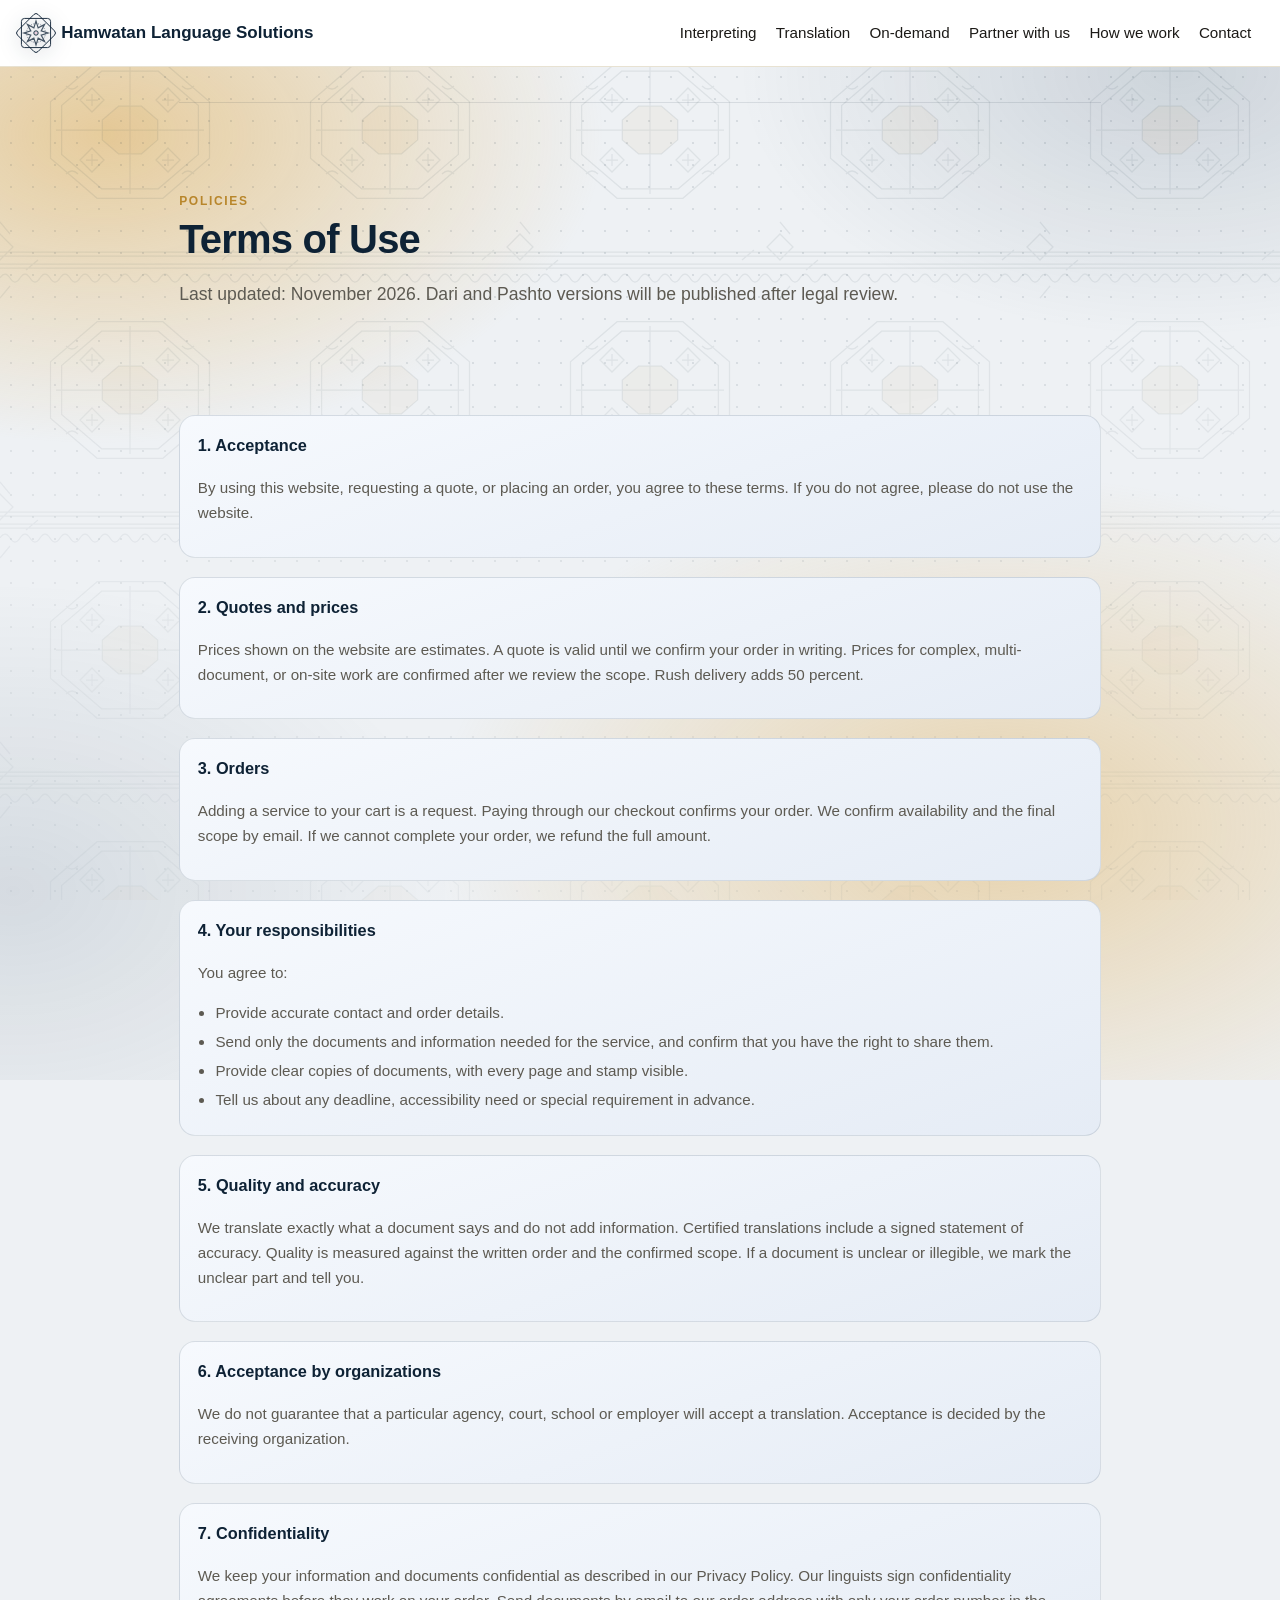
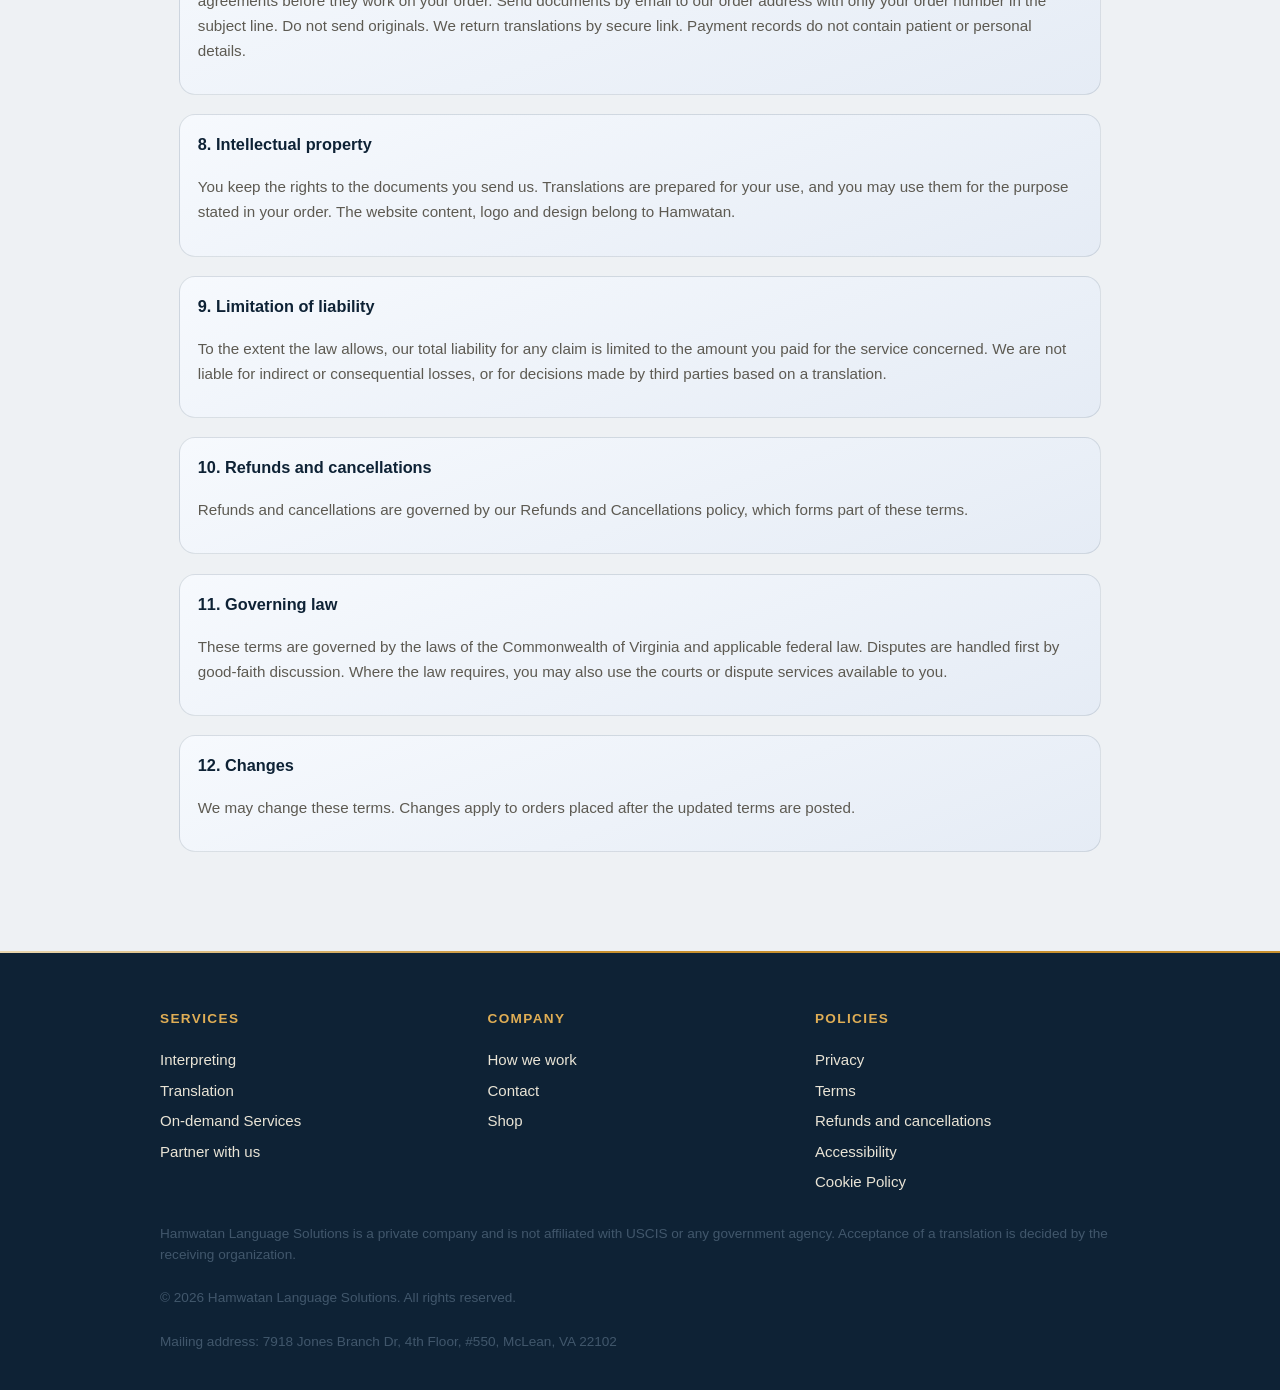
<file: terms.html>
<!DOCTYPE html>
<html lang="en">
<head>
<meta charset="utf-8">
<meta name="viewport" content="width=device-width, initial-scale=1">
<title>Terms of Use | Hamwatan Language Solutions</title>
<meta name="description" content="Terms for quotes, orders, quality, confidentiality and use of the Hamwatan website and services.">
<meta name="robots" content="index, follow">
<link rel="canonical" href="https://hlanguagesolutions.com/terms.html">
<meta property="og:type" content="website">
<meta property="og:site_name" content="Hamwatan Language Solutions">
<meta property="og:title" content="Terms of Use | Hamwatan Language Solutions">
<meta property="og:description" content="Terms for quotes, orders, quality, confidentiality and use of the Hamwatan website and services.">
<meta property="og:url" content="https://hlanguagesolutions.com/terms.html">
<meta name="twitter:card" content="summary">
<link rel="stylesheet" href="styles.css">
<script type="application/ld+json">{"@context": "https://schema.org", "@type": "WebPage", "name": "Terms of Use | Hamwatan Language Solutions", "description": "Terms for quotes, orders, quality, confidentiality and use of the Hamwatan website and services.", "url": "https://hlanguagesolutions.com/terms.html", "isPartOf": {"@type": "WebSite", "name": "Hamwatan Language Solutions", "url": "https://hlanguagesolutions.com/"}}</script><script type="application/ld+json">{"@context": "https://schema.org", "@type": "BreadcrumbList", "itemListElement": [{"@type": "ListItem", "position": 1, "name": "Home", "item": "https://hlanguagesolutions.com/"}, {"@type": "ListItem", "position": 2, "name": "Terms of Use", "item": "https://hlanguagesolutions.com/terms.html"}]}</script>
<link rel="icon" href="favicon.ico" sizes="any"><link rel="icon" type="image/png" sizes="32x32" href="favicon-32.png"><link rel="icon" type="image/png" sizes="512x512" href="favicon-512.png"><link rel="apple-touch-icon" sizes="180x180" href="apple-touch-icon.png"></head>
<body>
<header class="site-head"><a class="logo" href="index.html" aria-label="Hamwatan Language Solutions home"><svg class="mk" width="34" height="34" viewBox="0 0 56 56" aria-hidden="true"><defs><linearGradient id="lgA" x1="0" y1="0" x2="1" y2="1"><stop offset="0" stop-color="#F6DDA0"/><stop offset=".5" stop-color="#E0AE55"/><stop offset="1" stop-color="#9A5F1B"/></linearGradient><linearGradient id="lgB" x1="0" y1="0" x2="1" y2="1"><stop offset="0" stop-color="#FFF1CC"/><stop offset="1" stop-color="#C8902E"/></linearGradient></defs><g class="lring" fill="none" stroke="currentColor" stroke-width="1.5"><rect x="4" y="4" width="48" height="48" rx="5"/><rect x="4" y="4" width="48" height="48" rx="5" transform="rotate(45 28 28)"/></g><circle cx="28" cy="28" r="15.5" fill="none" stroke="currentColor" stroke-width="1.2" stroke-dasharray="1.6 2.4"/><g class="linner" fill="none" stroke="currentColor" stroke-width="1.9"><path d="M28.00,8.00 L31.52,19.50 L42.14,13.86 L36.50,24.48 L48.00,28.00 L36.50,31.52 L42.14,42.14 L31.52,36.50 L28.00,48.00 L24.48,36.50 L13.86,42.14 L19.50,31.52 L8.00,28.00 L19.50,24.48 L13.86,13.86 L24.48,19.50 Z"/></g><circle cx="28" cy="28" r="3.6" fill="none" stroke="currentColor" stroke-width="1.5"/><circle cx="28" cy="28" r="1.2" fill="#E79AC3"/></svg><span>Hamwatan Language Solutions</span></a>
<nav aria-label="Main"><a href="interpreting.html">Interpreting</a><a href="translation.html">Translation</a><a href="on-demand.html">On-demand</a><a href="index.html#/partnership">Partner with us</a><a href="how-we-work.html">How we work</a><a href="index.html#/contact">Contact</a></nav></header>
<main class="page">
<section><p class="eyebrow">Policies</p><h1>Terms of Use</h1><p class="lead">Last updated: November 2026. Dari and Pashto versions will be published after legal review.</p></section><section class="pol-sec"><h4>1. Acceptance</h4><p>By using this website, requesting a quote, or placing an order, you agree to these terms. If you do not agree, please do not use the website.</p></section><section class="pol-sec"><h4>2. Quotes and prices</h4><p>Prices shown on the website are estimates. A quote is valid until we confirm your order in writing. Prices for complex, multi-document, or on-site work are confirmed after we review the scope. Rush delivery adds 50 percent.</p></section><section class="pol-sec"><h4>3. Orders</h4><p>Adding a service to your cart is a request. Paying through our checkout confirms your order. We confirm availability and the final scope by email. If we cannot complete your order, we refund the full amount.</p></section><section class="pol-sec"><h4>4. Your responsibilities</h4><p>You agree to:</p><ul><li>Provide accurate contact and order details.</li><li>Send only the documents and information needed for the service, and confirm that you have the right to share them.</li><li>Provide clear copies of documents, with every page and stamp visible.</li><li>Tell us about any deadline, accessibility need or special requirement in advance.</li></ul></section><section class="pol-sec"><h4>5. Quality and accuracy</h4><p>We translate exactly what a document says and do not add information. Certified translations include a signed statement of accuracy. Quality is measured against the written order and the confirmed scope. If a document is unclear or illegible, we mark the unclear part and tell you.</p></section><section class="pol-sec"><h4>6. Acceptance by organizations</h4><p>We do not guarantee that a particular agency, court, school or employer will accept a translation. Acceptance is decided by the receiving organization.</p></section><section class="pol-sec"><h4>7. Confidentiality</h4><p>We keep your information and documents confidential as described in our Privacy Policy. Our linguists sign confidentiality agreements before they work on your order. Send documents by email to our order address with only your order number in the subject line. Do not send originals. We return translations by secure link. Payment records do not contain patient or personal details.</p></section><section class="pol-sec"><h4>8. Intellectual property</h4><p>You keep the rights to the documents you send us. Translations are prepared for your use, and you may use them for the purpose stated in your order. The website content, logo and design belong to Hamwatan.</p></section><section class="pol-sec"><h4>9. Limitation of liability</h4><p>To the extent the law allows, our total liability for any claim is limited to the amount you paid for the service concerned. We are not liable for indirect or consequential losses, or for decisions made by third parties based on a translation.</p></section><section class="pol-sec"><h4>10. Refunds and cancellations</h4><p>Refunds and cancellations are governed by our Refunds and Cancellations policy, which forms part of these terms.</p></section><section class="pol-sec"><h4>11. Governing law</h4><p>These terms are governed by the laws of the Commonwealth of Virginia and applicable federal law. Disputes are handled first by good-faith discussion. Where the law requires, you may also use the courts or dispute services available to you.</p></section><section class="pol-sec"><h4>12. Changes</h4><p>We may change these terms. Changes apply to orders placed after the updated terms are posted.</p></section>
</main>
<footer class="site-foot"><div class="foot-grid">
<div><h4>Services</h4><ul><li><a href="interpreting.html">Interpreting</a></li><li><a href="translation.html">Translation</a></li><li><a href="on-demand.html">On-demand Services</a></li><li><a href="partners.html">Partner with us</a></li></ul></div>
<div><h4>Company</h4><ul><li><a href="how-we-work.html">How we work</a></li><li><a href="index.html#/contact">Contact</a></li><li><a href="index.html#/shop">Shop</a></li></ul></div>
<div><h4>Policies</h4><ul><li><a href="privacy.html">Privacy</a></li><li><a href="terms.html">Terms</a></li><li><a href="refunds.html">Refunds and cancellations</a></li><li><a href="accessibility.html">Accessibility</a></li><li><a href="cookies.html">Cookie Policy</a></li></ul></div>
</div>
<p class="fine">Hamwatan Language Solutions is a private company and is not affiliated with USCIS or any government agency. Acceptance of a translation is decided by the receiving organization.</p>
<p class="fine">&copy; 2026 Hamwatan Language Solutions. All rights reserved.</p><p class="fine">Mailing address: 7918 Jones Branch Dr, 4th Floor, #550, McLean, VA 22102</p></footer>
</body>
</html>
</file>
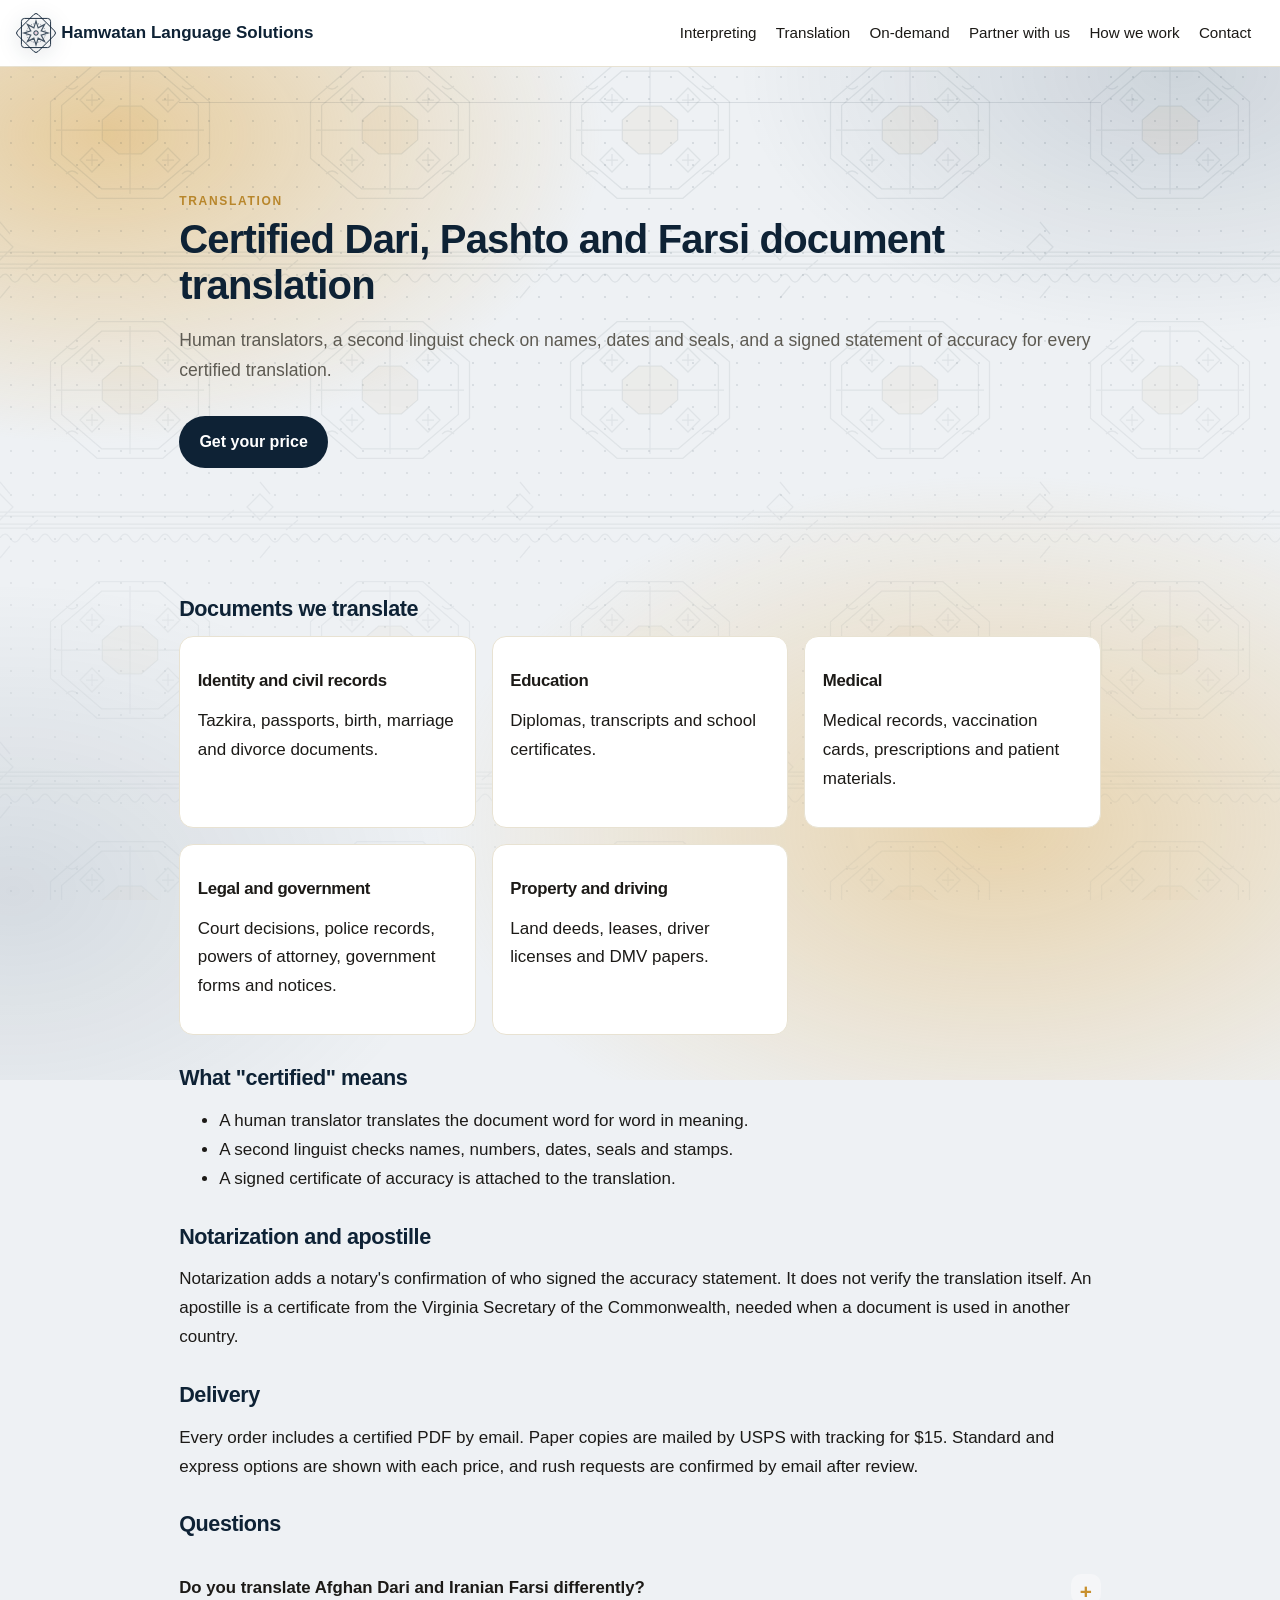
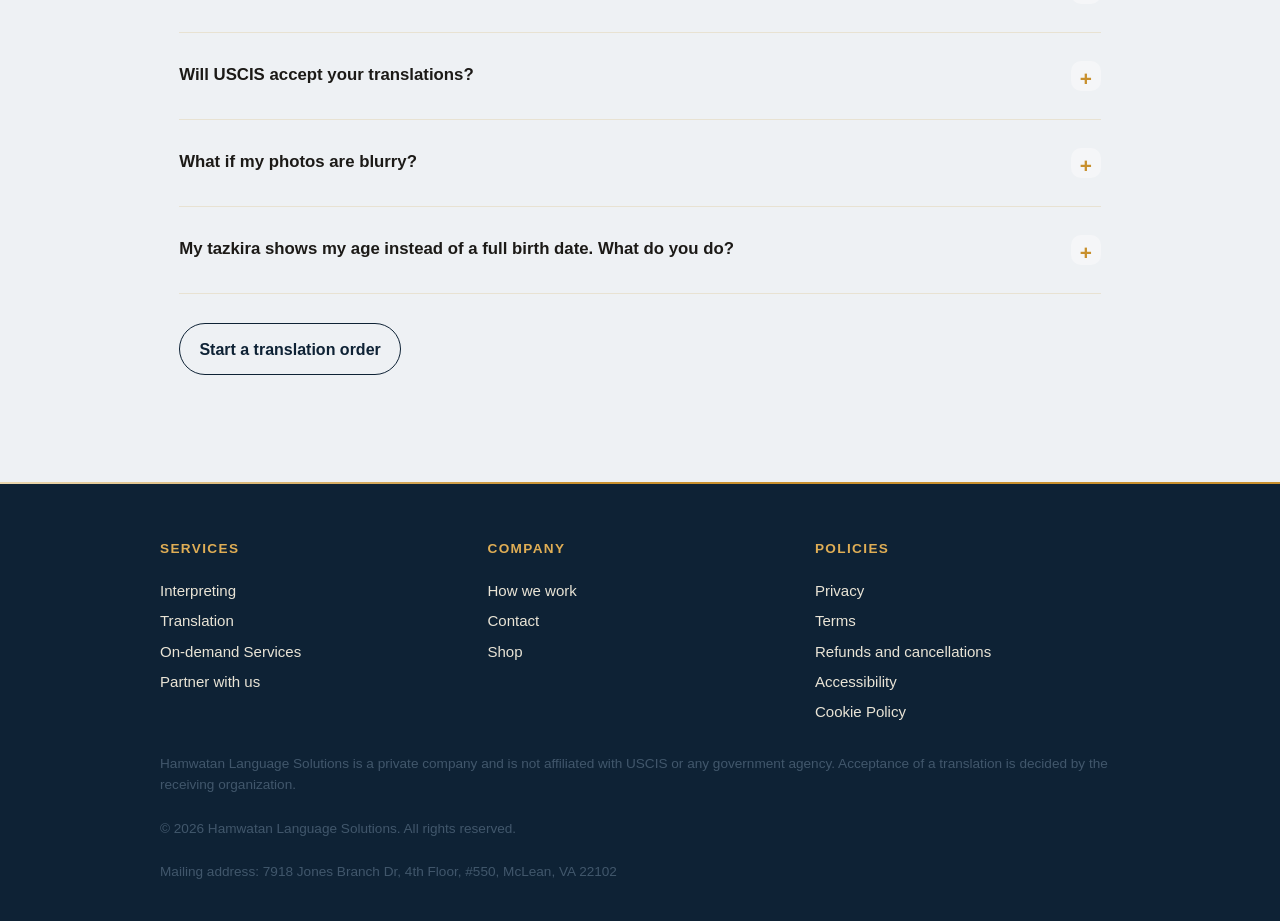
<file: translation.html>
<!DOCTYPE html>
<html lang="en">
<head>
<meta charset="utf-8">
<meta name="viewport" content="width=device-width, initial-scale=1">
<title>Certified Dari, Pashto and Farsi Document Translation | Hamwatan</title>
<meta name="description" content="Certified translation of Afghan documents into English for USCIS, schools, courts and employers. Human translators, second-linguist review, signed accuracy statement.">
<meta name="robots" content="index, follow">
<link rel="canonical" href="https://hlanguagesolutions.com/translation.html">
<meta property="og:type" content="website">
<meta property="og:site_name" content="Hamwatan Language Solutions">
<meta property="og:title" content="Certified Dari, Pashto and Farsi Document Translation | Hamwatan">
<meta property="og:description" content="Certified translation of Afghan documents into English for USCIS, schools, courts and employers. Human translators, second-linguist review, signed accuracy statement.">
<meta property="og:url" content="https://hlanguagesolutions.com/translation.html">
<meta name="twitter:card" content="summary">
<link rel="stylesheet" href="styles.css">
<script type="application/ld+json">{"@context": "https://schema.org", "@type": "Service", "name": "Certified Dari, Pashto and Farsi Document Translation | Hamwatan", "description": "Certified translation of Afghan documents into English for USCIS, schools, courts and employers. Human translators, second-linguist review, signed accuracy statement.", "url": "https://hlanguagesolutions.com/translation.html", "isPartOf": {"@type": "WebSite", "name": "Hamwatan Language Solutions", "url": "https://hlanguagesolutions.com/"}}</script><script type="application/ld+json">{"@context": "https://schema.org", "@type": "BreadcrumbList", "itemListElement": [{"@type": "ListItem", "position": 1, "name": "Home", "item": "https://hlanguagesolutions.com/"}, {"@type": "ListItem", "position": 2, "name": "Translation", "item": "https://hlanguagesolutions.com/translation.html"}]}</script><script type="application/ld+json">{"@context": "https://schema.org", "@type": "FAQPage", "mainEntity": [{"@type": "Question", "name": "Do you translate Afghan Dari and Iranian Farsi differently?", "acceptedAnswer": {"@type": "Answer", "text": "Yes. Each document goes to a translator who knows its variety. Afghan documents go to Afghan Dari or Pashto specialists, because names, dates, seals and official terms follow Afghan conventions."}}, {"@type": "Question", "name": "Will USCIS accept your translations?", "acceptedAnswer": {"@type": "Answer", "text": "Our certified translations include a signed statement that the translator is competent and the translation is complete and accurate. The final decision belongs to the receiving agency."}}, {"@type": "Question", "name": "What if my photos are blurry?", "acceptedAnswer": {"@type": "Answer", "text": "Send the clearest photos you can. If any part cannot be read, we ask for a better copy before we start, so nothing is guessed."}}, {"@type": "Question", "name": "My tazkira shows my age instead of a full birth date. What do you do?", "acceptedAnswer": {"@type": "Answer", "text": "We translate exactly what the document says and never add a date that is not in it."}}]}</script>
<link rel="icon" href="favicon.ico" sizes="any"><link rel="icon" type="image/png" sizes="32x32" href="favicon-32.png"><link rel="icon" type="image/png" sizes="512x512" href="favicon-512.png"><link rel="apple-touch-icon" sizes="180x180" href="apple-touch-icon.png"></head>
<body>
<header class="site-head"><a class="logo" href="index.html" aria-label="Hamwatan Language Solutions home"><svg class="mk" width="34" height="34" viewBox="0 0 56 56" aria-hidden="true"><defs><linearGradient id="lgA" x1="0" y1="0" x2="1" y2="1"><stop offset="0" stop-color="#F6DDA0"/><stop offset=".5" stop-color="#E0AE55"/><stop offset="1" stop-color="#9A5F1B"/></linearGradient><linearGradient id="lgB" x1="0" y1="0" x2="1" y2="1"><stop offset="0" stop-color="#FFF1CC"/><stop offset="1" stop-color="#C8902E"/></linearGradient></defs><g class="lring" fill="none" stroke="currentColor" stroke-width="1.5"><rect x="4" y="4" width="48" height="48" rx="5"/><rect x="4" y="4" width="48" height="48" rx="5" transform="rotate(45 28 28)"/></g><circle cx="28" cy="28" r="15.5" fill="none" stroke="currentColor" stroke-width="1.2" stroke-dasharray="1.6 2.4"/><g class="linner" fill="none" stroke="currentColor" stroke-width="1.9"><path d="M28.00,8.00 L31.52,19.50 L42.14,13.86 L36.50,24.48 L48.00,28.00 L36.50,31.52 L42.14,42.14 L31.52,36.50 L28.00,48.00 L24.48,36.50 L13.86,42.14 L19.50,31.52 L8.00,28.00 L19.50,24.48 L13.86,13.86 L24.48,19.50 Z"/></g><circle cx="28" cy="28" r="3.6" fill="none" stroke="currentColor" stroke-width="1.5"/><circle cx="28" cy="28" r="1.2" fill="#E79AC3"/></svg><span>Hamwatan Language Solutions</span></a>
<nav aria-label="Main"><a href="interpreting.html">Interpreting</a><a href="translation.html">Translation</a><a href="on-demand.html">On-demand</a><a href="index.html#/partnership">Partner with us</a><a href="how-we-work.html">How we work</a><a href="index.html#/contact">Contact</a></nav></header>
<main class="page">
<section><p class="eyebrow">Translation</p>
<h1>Certified Dari, Pashto and Farsi document translation</h1>
<p class="lead">Human translators, a second linguist check on names, dates and seals, and a signed statement of accuracy for every certified translation.</p>
<a class="btn" href="index.html#/translate">Get your price</a></section>
<h2>Documents we translate</h2>
<div class="card-row">
<div class="card"><h3>Identity and civil records</h3><p>Tazkira, passports, birth, marriage and divorce documents.</p></div>
<div class="card"><h3>Education</h3><p>Diplomas, transcripts and school certificates.</p></div>
<div class="card"><h3>Medical</h3><p>Medical records, vaccination cards, prescriptions and patient materials.</p></div>
<div class="card"><h3>Legal and government</h3><p>Court decisions, police records, powers of attorney, government forms and notices.</p></div>
<div class="card"><h3>Property and driving</h3><p>Land deeds, leases, driver licenses and DMV papers.</p></div>
</div>
<h2>What "certified" means</h2>
<ul><li>A human translator translates the document word for word in meaning.</li><li>A second linguist checks names, numbers, dates, seals and stamps.</li><li>A signed certificate of accuracy is attached to the translation.</li></ul>
<h2>Notarization and apostille</h2>
<p>Notarization adds a notary's confirmation of who signed the accuracy statement. It does not verify the translation itself. An apostille is a certificate from the Virginia Secretary of the Commonwealth, needed when a document is used in another country.</p>
<h2>Delivery</h2>
<p>Every order includes a certified PDF by email. Paper copies are mailed by USPS with tracking for $15. Standard and express options are shown with each price, and rush requests are confirmed by email after review.</p>
<h2>Questions</h2>
<details class="faq"><summary>Do you translate Afghan Dari and Iranian Farsi differently?</summary><p>Yes. Each document goes to a translator who knows its variety. Afghan documents go to Afghan Dari or Pashto specialists, because names, dates, seals and official terms follow Afghan conventions.</p></details><details class="faq"><summary>Will USCIS accept your translations?</summary><p>Our certified translations include a signed statement that the translator is competent and the translation is complete and accurate. The final decision belongs to the receiving agency.</p></details><details class="faq"><summary>What if my photos are blurry?</summary><p>Send the clearest photos you can. If any part cannot be read, we ask for a better copy before we start, so nothing is guessed.</p></details><details class="faq"><summary>My tazkira shows my age instead of a full birth date. What do you do?</summary><p>We translate exactly what the document says and never add a date that is not in it.</p></details>
<p><a class="btn ghost" href="index.html#/translate">Start a translation order</a></p>
</main>
<footer class="site-foot"><div class="foot-grid">
<div><h4>Services</h4><ul><li><a href="interpreting.html">Interpreting</a></li><li><a href="translation.html">Translation</a></li><li><a href="on-demand.html">On-demand Services</a></li><li><a href="partners.html">Partner with us</a></li></ul></div>
<div><h4>Company</h4><ul><li><a href="how-we-work.html">How we work</a></li><li><a href="index.html#/contact">Contact</a></li><li><a href="index.html#/shop">Shop</a></li></ul></div>
<div><h4>Policies</h4><ul><li><a href="privacy.html">Privacy</a></li><li><a href="terms.html">Terms</a></li><li><a href="refunds.html">Refunds and cancellations</a></li><li><a href="accessibility.html">Accessibility</a></li><li><a href="cookies.html">Cookie Policy</a></li></ul></div>
</div>
<p class="fine">Hamwatan Language Solutions is a private company and is not affiliated with USCIS or any government agency. Acceptance of a translation is decided by the receiving organization.</p>
<p class="fine">&copy; 2026 Hamwatan Language Solutions. All rights reserved.</p><p class="fine">Mailing address: 7918 Jones Branch Dr, 4th Floor, #550, McLean, VA 22102</p></footer>
</body>
</html>
</file>
<file: styles.css>
@property --ang{syntax:"<angle>";inherits:false;initial-value:0deg}
:root{
  color-scheme:light;
  --bg:#EEF1F4; --surface:#FFFFFF; --ink:#0E2235; --muted:#4A6075; --line:rgba(14,34,53,.10); --soft:#E4E9EE;
  --g1:#C8902E; --g2:#E0AE55; --g3:#C8902E; --gt:#24405A; --pt:#24405A; --coral:#C2412D;
  --grad:linear-gradient(110deg,#EAD7B0,#C8902E 45%,#C8902E);
  --deep:#FFFFFF; --deep2:#EEF1F4; --on-deep:#0E2235; --on-deep-muted:#4A6075;
  --focus:#C8902E; --r:18px;
  --latin:"Archivo","Segoe UI",Roboto,Arial,sans-serif;
  --display:"Archivo","Segoe UI",sans-serif;
  --mono:"IBM Plex Mono",ui-monospace,Consolas,monospace;
  --rtl:"Vazirmatn","Noto Naskh Arabic","Segoe UI",Tahoma,sans-serif;
}
*{box-sizing:border-box}
html{scroll-behavior:smooth;scroll-padding-top:84px}
body{overflow-x:hidden;margin:0;background:var(--bg);color:var(--ink);font:500 1.0625rem/1.65 var(--latin);-webkit-font-smoothing:antialiased}
[dir=rtl] body{font-family:var(--rtl);font-weight:400;font-size:1.08rem;line-height:1.9}
a{color:var(--g1)}
button{font:inherit;color:inherit}
:focus-visible{outline:3px solid var(--focus);outline-offset:3px;border-radius:8px}
.wrap{max-width:1200px;margin:0 auto;padding:0 1.25rem}
h1,h2,h3{margin:0 0 .6rem;line-height:1.05;font-family:var(--display);font-weight:800;letter-spacing:-.025em}
h3{font-size:1.12rem;letter-spacing:-.01em}
[dir=rtl] h1,[dir=rtl] h2,[dir=rtl] h3{font-family:var(--rtl);font-weight:800;letter-spacing:0;line-height:1.45}
h2{font-size:clamp(1.9rem,3.6vw,2.8rem)}
.gtext{background:var(--grad);-webkit-background-clip:text;background-clip:text;color:transparent}
.sub{color:var(--muted);max-width:40em;margin:0 0 2.25rem;font-size:1.08rem}
section{padding:5.5rem 0;position:relative}
main{transition:opacity .18s ease}
main.switching{opacity:.15}
.ltr{direction:ltr;unicode-bidi:isolate}
.kicker{display:inline-flex;align-items:center;gap:.5rem;font-size:.9rem;font-weight:700;color:var(--gt);margin-bottom:.9rem}
.kicker::before{content:"";width:22px;height:3px;border-radius:3px;background:var(--grad)}
.icon-tile{width:48px;height:48px;flex:none;border-radius:14px;display:grid;place-items:center;background:var(--grad);color:#0E2235;box-shadow:0 10px 24px -12px rgba(200,144,46,.8)}
.icon-tile svg{width:24px;height:24px}

/* Buttons */
.btn{position:relative;overflow:hidden;white-space:nowrap;display:inline-flex;align-items:center;justify-content:center;gap:.55rem;padding:.9rem 1.5rem;border-radius:14px;font-weight:700;text-decoration:none;border:1.5px solid transparent;cursor:pointer;transition:transform .15s ease,box-shadow .25s ease,background .25s;font-size:1rem}
.btn:hover{transform:translateY(-2px)}
.btn.primary{background:var(--grad);background-size:160% 100%;color:#0E2235;box-shadow:0 14px 30px -14px rgba(200,144,46,.9)}
.btn.primary:hover{background-position:100% 0;box-shadow:0 18px 36px -14px rgba(200,144,46,.9)}
.btn.primary::after{content:"";position:absolute;top:0;bottom:0;width:35%;left:-50%;background:linear-gradient(100deg,transparent,rgba(255,255,255,.55),transparent);transform:skewX(-20deg);transition:left .7s}
.btn.primary:hover::after{left:130%}
.btn.dark{background:var(--ink);color:var(--bg)}
.btn.ghost{border-color:var(--line);background:var(--surface);color:var(--ink)}
.btn.glass{border-color:var(--line);background:var(--surface);color:var(--ink);box-shadow:0 8px 20px -14px rgba(28,26,23,.4)}
.btn.glass:hover{border-color:var(--g1)}
.btn.small{padding:.55rem 1rem;font-size:.92rem;border-radius:12px}
.btn[disabled]{opacity:.55;cursor:not-allowed;transform:none}

/* Logo */
.logo{display:flex;align-items:center;gap:.7rem;text-decoration:none;color:inherit;margin-inline-end:auto}
.logo svg{width:46px;height:46px;flex:none;overflow:visible;filter:drop-shadow(0 6px 12px rgba(200,144,46,.35))}
.logo .wm{display:flex;flex-direction:column;line-height:1;white-space:nowrap}
.logo b{font-family:var(--display);font-weight:700;font-size:1.32rem;letter-spacing:-.02em}
.logo small{font-size:.68rem;font-weight:600;color:var(--muted);letter-spacing:.14em;text-transform:uppercase;margin-top:.3rem}
[dir=rtl] .logo b{font-family:var(--rtl);font-weight:800;font-size:1.4rem}
[dir=rtl] .logo small{letter-spacing:0;text-transform:none;font-size:.78rem}
.mark .bub{fill:url(#lg)}
.mark .wave{fill:none;stroke:#fff;stroke-width:3.4;stroke-linecap:round;stroke-dasharray:28;animation:wave 2.6s ease-in-out infinite}
@keyframes wave{0%,100%{stroke-dashoffset:0}50%{stroke-dashoffset:56}}
.mark .dot{fill:#fff;animation:blinkdot 2.6s ease-in-out infinite}
@keyframes blinkdot{50%{opacity:.25}}
.logo.intro .bub{animation:pop-in .7s cubic-bezier(.3,1.5,.5,1) both}
.logo.intro .bub.r{animation-delay:.12s}
@keyframes pop-in{from{transform:scale(.4);opacity:0}}
.mark .bub{transform-box:fill-box;transform-origin:center}

/* Header */
header{position:sticky;top:0;z-index:30;background:color-mix(in srgb,var(--surface) 78%,transparent);backdrop-filter:saturate(1.6) blur(16px);-webkit-backdrop-filter:saturate(1.6) blur(16px);border-bottom:1px solid var(--line)}
.bar{display:flex;align-items:center;gap:1rem;min-height:74px}
nav.main{display:flex;gap:.3rem;background:var(--soft);border-radius:14px;padding:4px}
nav.main a{color:var(--muted);text-decoration:none;font-size:.93rem;font-weight:600;padding:.45rem .85rem;border-radius:10px;white-space:nowrap;transition:background .2s,color .2s}
nav.main a:hover{background:var(--surface);color:var(--ink);box-shadow:0 2px 8px -4px rgba(13,19,48,.25)}
.langs{display:flex;background:var(--soft);border-radius:12px;padding:4px}
.langs button{border:0;background:none;padding:.35rem .7rem;border-radius:9px;cursor:pointer;font-size:.88rem;font-weight:700}
.langs button[data-setlang=fa],.langs button[data-setlang=ps]{font-family:var(--rtl)}
.langs button[aria-pressed=true]{background:var(--ink);color:var(--bg)}
.menu-btn{display:none;background:var(--soft);border:0;border-radius:12px;padding:.55rem .65rem;cursor:pointer}
.head-actions{display:flex;align-items:center;gap:.6rem}
@media (max-width:1180px){
  nav.main{display:none;position:absolute;top:80px;inset-inline:1rem;flex-direction:column;gap:.2rem;background:var(--surface);border:1px solid var(--line);box-shadow:0 20px 40px -20px rgba(13,19,48,.4);padding:.6rem}
  nav.main.open{display:flex}
  .menu-btn{display:block}
}
@media (max-width:640px){.head-actions .track-btn,.head-actions .order-top{display:none}.logo small{display:none}}

/* Hero */
.hero{background:radial-gradient(900px 600px at 80% 30%,#3A2A10 0%,transparent 60%),radial-gradient(700px 600px at 5% 100%,#2A1D0C 0%,transparent 60%),var(--deep);color:var(--on-deep);padding:5rem 0 6.5rem;overflow:hidden;isolation:isolate}
.hero canvas{position:absolute;inset:0;width:100%;height:100%;z-index:-1}
.hero .spot{position:absolute;width:520px;height:520px;border-radius:50%;background:radial-gradient(circle,rgba(200,144,46,.18),transparent 65%);pointer-events:none;transform:translate(-50%,-50%);left:var(--sx,70%);top:var(--sy,40%);z-index:-1;transition:left .25s ease-out,top .25s ease-out}
.hero .wrap{display:grid;grid-template-columns:1.05fr 1fr;gap:3.5rem;align-items:center}
.pill{display:inline-flex;align-items:center;gap:.6rem;padding:.4rem .9rem .4rem .45rem;border-radius:999px;background:var(--surface);border:1px solid var(--line);box-shadow:0 6px 16px -10px rgba(28,26,23,.3);font-size:.88rem;color:var(--on-deep);backdrop-filter:blur(8px)}
.pill b{background:var(--grad);color:#0E2235;border-radius:999px;padding:.12rem .6rem;font-size:.78rem}
.hero h1{font-size:clamp(2.4rem,5.4vw,4.1rem);margin:1.2rem 0 1rem}
[dir=rtl] .hero h1{font-size:clamp(2.1rem,4.6vw,3.4rem)}
.hero h1 .gtext{background-size:200% 100%;animation:flowtxt 6s ease-in-out infinite}
@keyframes flowtxt{50%{background-position:100% 0}}
.hero .lead{color:var(--on-deep-muted);font-size:1.15rem;max-width:33em}
.hero .ctas{display:flex;flex-wrap:wrap;gap:.8rem;margin:2rem 0 1.75rem}
.support-line{display:flex;flex-wrap:wrap;gap:1.4rem;color:var(--on-deep-muted);font-size:.95rem}
.support-line span{display:inline-flex;align-items:center;gap:.45rem}
.support-line svg{width:18px;height:18px;color:var(--g3)}
.support-line a{color:var(--ink);text-decoration:none;font-weight:700}
@media (max-width:920px){.hero .wrap{grid-template-columns:1fr}.hero{padding:3.5rem 0 5rem}}

/* Translation console */
.stage{position:relative}
.console{position:relative;border-radius:22px;padding:1px;background:linear-gradient(140deg,rgba(200,144,46,.9),rgba(200,144,46,.5) 40%,rgba(255,255,255,.08) 70%,rgba(14,34,53,.7));box-shadow:0 40px 80px -40px rgba(14,34,53,.5)}
.console-in{border-radius:21px;background:rgba(255,255,255,.96);backdrop-filter:blur(18px);overflow:hidden}
.c-top{display:flex;align-items:center;gap:.6rem;padding:.8rem 1rem;border-bottom:1px solid var(--line);font-size:.8rem;color:var(--muted)}
.c-top .dots{display:flex;gap:6px}
.c-top .dots i{width:10px;height:10px;border-radius:50%;background:#ff6b6b}
.c-top .dots i:nth-child(2){background:#ffcc4d}.c-top .dots i:nth-child(3){background:#C8902E}
.c-top .route{margin-inline-start:auto;display:inline-flex;align-items:center;gap:.4rem;padding:.2rem .65rem;border-radius:999px;background:var(--soft);color:var(--ink);font-weight:700}
.c-top .replay{border:0;background:none;color:var(--gt);font-weight:700;cursor:pointer;font-size:.8rem}
.c-cols{position:relative;display:grid;grid-template-columns:1fr 1fr}
.c-col{position:relative;padding:1.1rem 1.2rem 1.3rem}
.c-col.fa{direction:rtl;text-align:right;font-family:var(--rtl);border-inline-end:1px solid var(--line);overflow:hidden;background:#F8FAFB}
.c-col.en{direction:ltr;text-align:left;font-family:var(--latin)}
.c-col .t{font-weight:800;font-size:.98rem;margin-bottom:.7rem;min-height:1.5em;color:var(--ink)}
.row{padding:.35rem .55rem;margin:0 -.55rem .2rem;border-radius:8px;transition:background .3s}
.row.on{background:linear-gradient(90deg,rgba(200,144,46,.22),rgba(200,144,46,.08))}
.row .k{display:block;font-size:.72rem;color:var(--muted)}
.row .v{display:block;min-height:1.5em;font-size:.95rem;color:var(--ink)}
.row.date .v{color:var(--gt);font-weight:800}
.scan{position:absolute;inset-inline:0;top:0;height:46px;background:linear-gradient(180deg,transparent,rgba(200,144,46,.22),transparent);border-bottom:2px solid var(--g2);box-shadow:0 8px 24px rgba(200,144,46,.6);opacity:0;pointer-events:none}
.console.scanning .scan{opacity:1;animation:scan 1.8s ease-in-out infinite}
@keyframes scan{0%{transform:translateY(-46px)}100%{transform:translateY(300px)}}
.caret::after{content:"";display:inline-block;width:2px;height:1em;background:var(--g2);margin-inline-start:2px;vertical-align:-2px;animation:blink .8s steps(1) infinite}
@keyframes blink{50%{opacity:0}}
.c-foot{display:flex;align-items:center;gap:1rem;padding:.9rem 1.2rem 1.1rem;border-top:1px solid var(--line)}
.steps-mini{flex:1;display:grid;grid-template-columns:repeat(3,1fr);gap:.5rem}
.sm{font-size:.72rem;color:var(--muted)}
.sm .sbar{height:5px;border-radius:5px;background:var(--soft);overflow:hidden;margin-top:.35rem}
.sm .sbar i{display:block;height:100%;width:0;background:var(--grad);transition:width .8s ease}
.sm.done{color:var(--ink)}
.badge-cert{display:flex;align-items:center;gap:.4rem;font-size:.8rem;font-weight:800;color:#0E2235;background:var(--grad);border-radius:999px;padding:.35rem .8rem;opacity:0;transform:scale(.6);transition:all .45s cubic-bezier(.3,1.6,.5,1)}
.badge-cert.show{opacity:1;transform:none}
.fchip{position:absolute;z-index:3;display:flex;align-items:center;gap:.5rem;padding:.55rem .9rem;border-radius:12px;background:rgba(255,255,255,.95);backdrop-filter:blur(10px);border:1px solid rgba(14,34,53,.35);color:var(--ink);box-shadow:0 18px 36px -18px rgba(28,26,23,.45);font-size:.85rem;font-weight:700;white-space:nowrap;opacity:0;transform:translateY(12px) scale(.9);transition:opacity .45s,transform .5s cubic-bezier(.3,1.5,.5,1)}
.fchip.show{opacity:1;transform:none;animation:bob 4s ease-in-out infinite .6s}
@keyframes bob{50%{transform:translateY(-6px)}}
.fchip i{display:grid;place-items:center;width:24px;height:24px;border-radius:8px;background:var(--grad);color:#0E2235;font-style:normal}
.fchip i svg{width:13px;height:13px}
.fchip.c1{top:-56px;inset-inline-start:0}
.fchip.c2{top:-56px;inset-inline-end:0}
.fchip.c3{bottom:-26px;inset-inline-start:22%}
@media (max-width:920px){.stage{margin-top:3.5rem}}
@media (max-width:520px){.c-cols{grid-template-columns:1fr}.c-col.fa{border-inline-end:0;border-bottom:1px solid rgba(255,255,255,.08)}.fchip{font-size:.74rem}.fchip.c2{top:-104px;inset-inline-end:auto;inset-inline-start:0}.stage{margin-top:6.5rem}}

/* Ticker */
.ticker{background:var(--ink);color:var(--bg);overflow:hidden;padding:1rem 0;border-block:1px solid var(--line)}
.ticker .track{display:flex;gap:3rem;width:max-content;animation:tick 30s linear infinite}
[dir=rtl] .ticker .track{animation-name:tick-rtl}
.ticker:hover .track{animation-play-state:paused}
@keyframes tick{to{transform:translateX(-50%)}}
@keyframes tick-rtl{to{transform:translateX(50%)}}
.ticker span{display:inline-flex;align-items:center;gap:.7rem;font-family:var(--display);font-weight:700;font-size:1.25rem;white-space:nowrap}
.ticker span i{font-style:normal;font-family:var(--rtl);font-weight:700;opacity:.65}
.ticker span::after{content:"";width:8px;height:8px;border-radius:50%;background:var(--grad);margin-inline-start:2.3rem}

/* Bento */
.bento{display:grid;grid-template-columns:repeat(12,1fr);gap:1.2rem;align-items:stretch}
.cell{position:relative;padding:1.8rem;overflow:hidden;background:var(--surface);box-shadow:0 0 0 1px var(--line);transition:background .4s,box-shadow .4s}
.cell:hover{background:linear-gradient(160deg,var(--surface),color-mix(in srgb,var(--g2) 10%,var(--surface)))}
.cell p{color:var(--muted);margin:0;max-width:30em}
.cell.a{grid-column-start:1;grid-column-end:8;grid-row-start:1;grid-row-end:3;--c:40px;padding:2.4rem 2.6rem;background:radial-gradient(520px 320px at 88% 80%,rgba(200,144,46,.2),transparent 70%),linear-gradient(160deg,#FFFFFF,#EEF3F7)}
.cell.b{grid-column:8 / span 5;border-radius:50% 50% 26px 26px / 70px 70px 26px 26px;padding-top:3rem}
.cell.c{grid-column:8 / span 5;border-radius:26px 110px 26px 110px}
.cell.d{grid-column:1 / span 12;--c:28px;background:linear-gradient(100deg,#FFFFFF 40%,#F6EBD6)}
.cell.a,.cell.d{box-shadow:none;clip-path:polygon(var(--c) 0,calc(100% - var(--c)) 0,100% var(--c),100% calc(100% - var(--c)),calc(100% - var(--c)) 100%,var(--c) 100%,0 calc(100% - var(--c)),0 var(--c))}
.cell.a::before,.cell.d::before{content:"";position:absolute;inset:0;pointer-events:none;background:linear-gradient(135deg,rgba(200,144,46,.55),transparent 35%,transparent 65%,rgba(200,144,46,.35));-webkit-mask:linear-gradient(#000 0 0) content-box,linear-gradient(#000 0 0);-webkit-mask-composite:xor;mask-composite:exclude;padding:1px;border-radius:0}
@media (max-width:960px){.bento{grid-template-columns:1fr 1fr}.cell.a{grid-column:1 / -1;grid-row:auto}.cell.d{grid-column:1 / -1}.cell.b,.cell.c{grid-column:span 1}}
@media (max-width:600px){.bento{grid-template-columns:1fr}.cell{grid-column:1 / -1 !important;grid-row:auto !important}}
.orbit{position:relative;width:min(340px,100%);aspect-ratio:1;margin:1.2rem auto 0}
.orbit .core{position:absolute;inset:36%;border-radius:50%;background:#FFFFFF;border:1.5px solid rgba(200,144,46,.6);display:grid;place-items:center;box-shadow:0 0 0 10px color-mix(in srgb,var(--g2) 12%,transparent),0 0 60px rgba(200,144,46,.55)}
.orbit .core svg{width:56%;height:56%}
.orbit .ring{position:absolute;inset:0;border-radius:50%;border:1.5px dashed color-mix(in srgb,var(--g1) 35%,transparent);animation:spin 26s linear infinite}
.orbit .ring.r2{inset:15%;animation-duration:18s;animation-direction:reverse}
.orbit .tag{position:absolute;left:50%;top:0;transform:translate(-50%,-50%);padding:.35rem .8rem;border-radius:999px;background:var(--surface);border:1px solid var(--line);box-shadow:0 8px 20px -10px rgba(13,19,48,.35);font-weight:700;font-size:.9rem;white-space:nowrap;z-index:2}
.orbit .tag i{font-style:normal;font-family:var(--rtl);color:var(--gt);margin-inline-start:.3rem}
@keyframes spin{to{transform:rotate(360deg)}}
.pipeline{display:flex;align-items:center;gap:.5rem;margin-top:1.5rem}
.pipeline .n{width:40px;height:40px;border-radius:12px;display:grid;place-items:center;background:var(--soft);color:var(--muted);font-weight:800;transition:all .4s}
.pipeline .n.on{background:var(--grad);color:#0E2235;box-shadow:0 8px 18px -8px rgba(200,144,46,.9)}
.pipeline .ln{flex:1;height:4px;border-radius:4px;background:var(--soft);overflow:hidden}
.pipeline .ln i{display:block;height:100%;width:0;background:var(--grad);transition:width .6s ease}
.today{margin-top:1.25rem;padding:1rem;border-radius:14px;background:var(--soft)}
.today .lb{font-size:.78rem;color:var(--muted);font-weight:700}
.today .sh{font-family:var(--display);font-weight:700;font-size:1.35rem;color:var(--gt)}
.today .gr{font-weight:700}
.diff{display:flex;flex-wrap:wrap;align-items:center;gap:.6rem 1rem;margin-top:1rem;font-family:var(--display);font-size:1.15rem}
.diff del{color:var(--coral);text-decoration-thickness:2px}
.diff ins{text-decoration:none;color:var(--g1);background:color-mix(in srgb,var(--g3) 22%,transparent);padding:.1rem .5rem;border-radius:8px}
.cell.d{display:grid;grid-template-columns:auto 1fr auto;gap:1.5rem;align-items:center}
@media (max-width:760px){.cell.d{grid-template-columns:1fr}}

.orbit .core .dot{fill:#C8902E}
.orbit .core svg{overflow:visible}

/* Documents */
.docs-sec{background:var(--surface);border-block:1px solid var(--line)}
.doc-grid{display:grid;grid-template-columns:repeat(auto-fill,minmax(210px,1fr));gap:1rem}
.doc-card{--mx:50%;--my:0%;position:relative;display:flex;flex-direction:column;align-items:flex-start;text-align:start;border-radius:20px;padding:1.4rem;cursor:pointer;background:radial-gradient(300px circle at var(--mx) var(--my),color-mix(in srgb,var(--g2) 16%,transparent),transparent 60%),var(--bg);border:1px solid var(--line);transition:transform .2s ease,border-color .25s,box-shadow .25s}
.doc-card:hover{border-color:var(--g2);box-shadow:0 24px 40px -26px rgba(200,144,46,.9)}
.doc-card .icon-tile{width:44px;height:44px;border-radius:13px;margin-bottom:1rem}
.doc-card .icon-tile svg{width:22px;height:22px}
.doc-card b{display:block;font-size:1.02rem;margin-bottom:.3rem}
.doc-card{height:100%;justify-content:flex-start}
.doc-card .dcart{display:inline-flex;margin-top:auto!important;padding-top:.8rem}
.doc-wrap{display:flex;flex-direction:column;gap:.6rem}
.doc-add{width:100%;justify-content:center}
#order{display:none!important}
.doc-card .arrow,.doc-card:hover .arrow,.doc-card:focus-visible .arrow{display:none!important}
.doc-card .dpair{display:inline-block;font-size:.78rem;font-weight:700;color:var(--gt);background:var(--soft);border-radius:999px;padding:.2rem .65rem;margin:0 0 .5rem}
.doc-card span.d{display:block;color:var(--muted);font-size:.9rem;line-height:1.5}
.doc-card .arrow{position:absolute;top:1.3rem;inset-inline-end:1.2rem;width:30px;height:30px;border-radius:9px;display:grid;place-items:center;background:var(--surface);border:1px solid var(--line);color:var(--g1);opacity:0;transform:scale(.8);transition:all .25s}
.doc-card:hover .arrow{opacity:1;transform:none}
[dir=rtl] .doc-card .arrow svg{transform:scaleX(-1)}

/* Process */
.proc{position:relative;display:grid;grid-template-columns:repeat(4,1fr);gap:1.25rem}
.proc-line{position:absolute;top:34px;inset-inline:10%;height:2px;background:linear-gradient(90deg,var(--g1),var(--g2),var(--g3));opacity:.35}
.proc-line::after{content:"";position:absolute;top:50%;width:70px;height:6px;margin-top:-3px;border-radius:6px;background:var(--grad);box-shadow:0 0 18px var(--g2);animation:pkt 3.6s cubic-bezier(.6,0,.4,1) infinite}
@keyframes pkt{0%{left:0}100%{left:calc(100% - 70px)}}
[dir=rtl] .proc-line::after{animation-name:pkt-rtl}
@keyframes pkt-rtl{0%{left:calc(100% - 70px)}100%{left:0}}
.pstep{position:relative;padding:0 .4rem}
.pstep .icon-tile{width:68px;height:68px;border-radius:20px;margin-bottom:1.2rem;position:relative}
.pstep .icon-tile svg{width:30px;height:30px}
.pstep .num{position:absolute;top:-8px;inset-inline-end:-8px;width:26px;height:26px;border-radius:50%;background:var(--ink);color:var(--bg);font-size:.78rem;font-weight:800;display:grid;place-items:center}
.pstep p{color:var(--muted);margin:0;font-size:.96rem}
@media (max-width:860px){.proc{grid-template-columns:1fr 1fr;row-gap:2.5rem}.proc-line{display:none}}
@media (max-width:480px){.proc{grid-template-columns:1fr}}

/* Converter */
.converter .grid{display:grid;grid-template-columns:1fr 1.1fr;gap:3rem;align-items:center}
.conv-box{position:relative;overflow:hidden;min-height:340px;border-radius:26px;padding:2rem;color:var(--ink);background:radial-gradient(600px 400px at 100% 100%,rgba(200,144,46,.35),transparent 60%),radial-gradient(500px 300px at 0 0,rgba(200,144,46,.18),transparent 60%),#FFFFFF;border:1px solid rgba(14,34,53,.22);box-shadow:0 30px 70px -40px rgba(14,34,53,.5)}
.conv-box::before{content:"";position:absolute;inset:0;background-image:linear-gradient(rgba(28,26,23,.05) 1px,transparent 1px),linear-gradient(90deg,rgba(28,26,23,.05) 1px,transparent 1px);background-size:28px 28px;-webkit-mask:radial-gradient(circle at 70% 60%,#000,transparent 75%);mask:radial-gradient(circle at 70% 60%,#000,transparent 75%)}
.astro{position:absolute;width:420px;height:420px;inset-inline-end:-150px;bottom:-190px;opacity:.9;pointer-events:none}
.astro .ring{transition:transform 1s cubic-bezier(.3,1.3,.5,1);transform-origin:210px 210px}
.astro text{font-size:15px;fill:rgba(28,26,23,.45);font-family:var(--latin);font-weight:600}
[dir=rtl] .astro text{font-family:var(--rtl)}
.astro text.on{fill:#24405A;font-weight:800}
.astro .pointer{fill:#C8902E}
.conv-inputs{position:relative;display:grid;grid-template-columns:1fr 1.4fr .8fr;gap:.75rem;max-width:420px}
.conv-inputs label{display:block;font-size:.82rem;color:var(--on-deep-muted);margin-bottom:.3rem}
.conv-box .conv-inputs input,.conv-box .conv-inputs select{height:52px;width:100%;padding:.75rem;border-radius:12px;border:1.5px solid var(--line);background:rgba(255,255,255,.85);color:var(--ink);font:inherit;font-size:1.05rem;backdrop-filter:blur(6px)}
.conv-box .conv-inputs input:focus,.conv-box .conv-inputs select:focus{outline:none;border-color:var(--g2);box-shadow:0 0 0 3px rgba(200,144,46,.25)}
.conv-inputs select option{color:#141416}
.conv-out{position:relative;margin-top:1.6rem;padding-top:1.4rem;border-top:1px solid var(--line);min-height:110px;max-width:420px}
.conv-out .lbl{font-size:.85rem;color:var(--on-deep-muted)}
.conv-out .big{font-family:var(--display);font-weight:700;font-size:clamp(1.9rem,4vw,2.7rem);line-height:1.2;direction:ltr;unicode-bidi:isolate;display:block;transition:opacity .2s;background:linear-gradient(110deg,#1C1A17,#24405A);-webkit-background-clip:text;background-clip:text;color:transparent}
[dir=rtl] .conv-out .big{text-align:right}
.conv-out .loc{color:var(--gt);font-size:1.05rem;margin-top:.2rem;font-weight:700}
.conv-out .err{color:var(--coral)}
@media (max-width:920px){.converter .grid{grid-template-columns:1fr}}
@media (max-width:480px){.conv-inputs{grid-template-columns:1fr 1fr}.conv-inputs .m{grid-column:1/-1}.astro{opacity:.35}}

/* Order */
.order{background:var(--surface);border-block:1px solid var(--line)}
.order-grid{display:grid;grid-template-columns:1.5fr 1fr;gap:2.5rem;align-items:start}
.stepper{display:flex;gap:.5rem;margin-bottom:1.75rem}
.stepper button{flex:1;display:flex;flex-direction:column;gap:.5rem;background:none;border:0;padding:0;cursor:pointer;text-align:start;color:var(--muted);font-size:.92rem;font-weight:700}
.stepper button::before{content:"";height:6px;border-radius:6px;background:var(--soft);transition:background .3s}
.stepper button.done::before,.stepper button.cur::before{background:var(--grad)}
.stepper button.cur{color:var(--ink)}
.panel{display:none;animation:fadein .3s ease}
.panel.cur{display:block}
@keyframes fadein{from{opacity:0;transform:translateY(6px)}}
.field{margin-bottom:1.1rem}
label.l{display:block;font-weight:700;margin-bottom:.35rem;font-size:.95rem}
.hint{display:block;color:var(--muted);font-size:.86rem;margin-top:.3rem;font-weight:500}
input[type=text],input[type=email],input[type=tel],input[type=number],input[type=date],input[type=time],select,textarea{width:100%;padding:.85rem .95rem;border:1.5px solid var(--line);border-radius:12px;background:var(--bg);color:var(--ink);font:inherit;transition:border-color .2s,box-shadow .2s}
input:focus,select:focus,textarea:focus{outline:none;border-color:var(--g1);box-shadow:0 0 0 4px color-mix(in srgb,var(--g1) 18%,transparent)}
textarea{min-height:96px;resize:vertical}
.row2{display:grid;grid-template-columns:1fr 1fr;gap:1rem}
@media (max-width:560px){.row2{grid-template-columns:1fr}}
.pages{display:flex;align-items:center;gap:.5rem;max-width:220px}
.pages button{width:48px;height:48px;flex:none;border-radius:12px;border:1.5px solid var(--line);background:var(--bg);cursor:pointer;font-size:1.3rem}
.pages input{text-align:center;font-weight:800;font-size:1.1rem}
.speeds{display:grid;grid-template-columns:repeat(3,1fr);gap:.6rem}
.opt{position:relative}
.opt input{position:absolute;opacity:0}
.opt span{display:block;height:100%;padding:.9rem;border:1.5px solid var(--line);border-radius:14px;cursor:pointer;transition:border-color .2s,background .2s,box-shadow .2s;font-size:.9rem}
.opt span b{display:block;font-size:1rem;margin-bottom:.15rem}
.opt input:checked+span{border-color:var(--g1);background:color-mix(in srgb,var(--g1) 7%,var(--surface));box-shadow:0 0 0 4px color-mix(in srgb,var(--g1) 12%,transparent)}
.opt input:focus-visible+span{outline:3px solid var(--focus);outline-offset:2px}
@media (max-width:560px){.speeds{grid-template-columns:1fr}}
.addons{display:grid;gap:.6rem}
.toggle{display:flex;align-items:center;justify-content:space-between;gap:1rem;padding:.85rem 1rem;border:1.5px solid var(--line);border-radius:14px;cursor:pointer}
.toggle input{appearance:none;width:46px;height:27px;flex:none;border-radius:99px;background:var(--line);position:relative;cursor:pointer;transition:background .2s}
.toggle input::after{content:"";position:absolute;top:3.5px;inset-inline-start:3.5px;width:20px;height:20px;border-radius:50%;background:#fff;box-shadow:0 1px 3px rgba(0,0,0,.25);transition:transform .2s}
.toggle input:checked{background:var(--grad)}
.toggle input:checked::after{transform:translateX(19px)}
[dir=rtl] .toggle input:checked::after{transform:translateX(-19px)}
.toggle em{font-style:normal;color:var(--muted);font-size:.9rem;white-space:nowrap}
.drop{display:block;border:2px dashed var(--line);border-radius:18px;padding:2.2rem;text-align:center;cursor:pointer;transition:border-color .2s,background .2s;background:var(--bg)}
.drop.over{border-color:var(--g2);background:color-mix(in srgb,var(--g2) 8%,var(--bg))}
.drop svg{width:44px;height:44px;color:var(--g1)}
.drop b{display:block;margin:.5rem 0 .2rem}
.files{list-style:none;padding:0;margin:1rem 0 0}
.files li{display:flex;align-items:center;gap:.75rem;padding:.65rem .85rem;border:1.5px solid var(--line);border-radius:12px;margin-bottom:.5rem;animation:fadein .25s}
.files li span{flex:1;overflow:hidden;text-overflow:ellipsis;white-space:nowrap;direction:ltr;text-align:start}
.files li small{color:var(--muted)}
.files li button{border:0;background:none;color:var(--coral);cursor:pointer;font-weight:800}
.ferr{color:var(--coral);font-size:.9rem;margin-top:.5rem;min-height:1.2em}
.check{display:flex;gap:.6rem;align-items:flex-start;margin:.5rem 0 1rem}
.check input{margin-top:.4rem;width:18px;height:18px;flex:none;accent-color:var(--g1)}
.nav-btns{display:flex;justify-content:space-between;gap:1rem;margin-top:1.5rem}
.btn.blue{background:var(--ink);color:var(--bg)}
.btn.line{border-color:var(--line);background:var(--surface);color:var(--ink)}
.summary{position:sticky;top:96px;border-radius:24px;padding:2px;background:conic-gradient(from var(--ang),#C8902E,#E0AE55,#C8902E,#C8902E);animation:rot 6s linear infinite}
@keyframes rot{to{--ang:360deg}}
.summary-in{border-radius:22px;padding:1.75rem;background:#FFFFFF;color:var(--ink)}
.summary .lbl{color:var(--on-deep-muted);font-size:.95rem}
.total{display:block;font-family:var(--display);font-weight:700;font-size:3.4rem;line-height:1.05;margin:.2rem 0 1rem;direction:ltr;unicode-bidi:isolate;background:linear-gradient(110deg,#1C1A17,#24405A);-webkit-background-clip:text;background-clip:text;color:transparent}
[dir=rtl] .total{text-align:right}
.summary table{width:100%;border-collapse:collapse;font-size:.93rem;margin-bottom:1rem}
.summary td{padding:.5rem 0;border-bottom:1px solid var(--line)}
.summary td:last-child{text-align:end;white-space:nowrap}
.summary tr.disc td{color:#24405A;font-weight:700}
.summary .note{font-size:.86rem;color:var(--on-deep-muted);margin:0}
.nudge{margin-top:1rem;padding:.8rem 1rem;border-radius:14px;background:rgba(14,34,53,.1);border:1px solid rgba(14,34,53,.3);font-size:.9rem}
.done-box{text-align:center;padding:2rem 1rem}
.done-box .icon-tile{width:80px;height:80px;border-radius:24px;margin:0 auto 1.2rem;animation:pop .5s cubic-bezier(.2,.9,.3,1.4)}
.done-box .icon-tile svg{width:36px;height:36px}
.order-no{display:inline-block;font-family:var(--display);font-weight:700;font-size:1.8rem;letter-spacing:.04em;padding:.35rem 1rem;border:2px dashed var(--g1);border-radius:14px;margin:.5rem 0 1rem;direction:ltr;color:var(--gt)}
.msg-err{color:var(--coral);margin-top:1rem}
.hp{position:absolute;width:1px;height:1px;overflow:hidden;clip:rect(0 0 0 0);white-space:nowrap}
@media (max-width:960px){.order-grid{grid-template-columns:1fr}.summary{position:static}}

/* Interpreting */
.svc-grid{display:grid;grid-template-columns:repeat(3,1fr);gap:1.1rem;margin-bottom:2rem}
.svc{position:relative;padding:1.75rem;border-radius:22px;background:var(--surface);border:1px solid var(--line);overflow:hidden}
.svc::after{content:"";position:absolute;width:180px;height:180px;border-radius:50%;inset-inline-end:-60px;top:-60px;background:radial-gradient(circle,color-mix(in srgb,var(--g2) 22%,transparent),transparent 70%)}
.svc .icon-tile{margin-bottom:1.1rem}
.svc p{margin:0;color:var(--muted)}
.chip{display:inline-flex;align-items:center;gap:.45rem;border:1.5px solid var(--line);border-radius:999px;padding:.35rem 1rem;font-weight:700;font-size:.92rem;background:var(--surface)}
.modes{display:flex;flex-wrap:wrap;gap:.5rem;margin-bottom:1.5rem}
@media (max-width:860px){.svc-grid{grid-template-columns:1fr}}

/* Partners */
.partners{color:var(--ink);background:radial-gradient(800px 500px at 90% 10%,rgba(200,144,46,.22),transparent 60%),radial-gradient(700px 500px at 0 100%,rgba(14,34,53,.12),transparent 60%),#F8FAFB;overflow:hidden}
.partners .grid{position:relative;display:grid;grid-template-columns:1.2fr 1fr;gap:3rem;align-items:center}
.partners .sub{color:var(--on-deep-muted)}
.partners .kicker{color:var(--g2)}
.glass{background:rgba(255,255,255,.8);backdrop-filter:blur(12px);border:1px solid var(--line);box-shadow:0 20px 40px -30px rgba(28,26,23,.4);border-radius:22px;padding:.6rem 1.5rem}
.partners ul{list-style:none;padding:0;margin:0}
.partners li{display:flex;gap:.8rem;align-items:center;padding:1rem 0;border-bottom:1px solid var(--line)}
.partners li:last-child{border-bottom:0}
.partners li svg{width:22px;height:22px;color:var(--gt);flex:none}
@media (max-width:860px){.partners .grid{grid-template-columns:1fr}}

/* Reviews */
.rev-grid{display:grid;grid-template-columns:repeat(auto-fill,minmax(280px,1fr));gap:1rem}
.rev{padding:1.5rem;border-radius:var(--r);background:var(--surface);border:1px solid var(--line)}
.rev .stars{color:#F5B83D;letter-spacing:.1em}
.rev p{margin:.6rem 0}
.rev small{color:var(--muted)}

/* Support */
.support .box{display:grid;grid-template-columns:auto 1fr auto;gap:2rem;align-items:center;padding:2.25rem;border-radius:26px;background:var(--surface);border:1px solid var(--line)}
.clock{width:88px;height:88px}
.support .actions{display:flex;flex-wrap:wrap;gap:.6rem}
@media (max-width:860px){.support .box{grid-template-columns:1fr}}

/* FAQ */
.faq-list{max-width:840px;display:grid;gap:.7rem}
.faq details{border:1px solid var(--line);border-radius:16px;background:var(--surface);padding:0 1.25rem;transition:box-shadow .25s}
.faq details[open]{box-shadow:0 18px 34px -26px rgba(200,144,46,.6)}
.faq summary{list-style:none;display:flex;justify-content:space-between;gap:1rem;align-items:center;padding:1.15rem 0;cursor:pointer;font-weight:700;font-size:1.05rem}
.faq summary::-webkit-details-marker{display:none}
.faq summary::after{content:"+";flex:none;width:30px;height:30px;border-radius:10px;display:grid;place-items:center;background:var(--soft);color:var(--g1);font-size:1.3rem;transition:transform .3s,background .3s}
.faq details[open] summary::after{transform:rotate(45deg);background:var(--grad);color:#0E2235}
.faq details p{margin:0 0 1.2rem;color:var(--muted);animation:fadein .3s}

/* Dialogs */
dialog{border:0;border-radius:24px;padding:0;max-width:560px;width:calc(100% - 2rem);background:var(--surface);color:var(--ink);box-shadow:0 40px 90px -20px rgba(7,11,36,.6)}
dialog::backdrop{background:rgba(7,11,36,.55);backdrop-filter:blur(6px)}
dialog[open]{animation:pop .3s cubic-bezier(.2,.9,.3,1.2)}
@keyframes pop{from{transform:translateY(12px) scale(.96);opacity:0}}
.dlg-body{padding:2rem}
.dlg-x{position:absolute;inset-inline-end:1rem;top:1rem;width:38px;height:38px;border-radius:12px;border:0;background:var(--soft);cursor:pointer;font-size:1.3rem;line-height:1}
#docDlgIcon{margin-bottom:1rem}
.ticks{list-style:none;padding:0;margin:1rem 0 1.5rem}
.ticks li{display:flex;gap:.6rem;align-items:flex-start;margin-bottom:.5rem}
.ticks li::before{content:"✓";flex:none;width:22px;height:22px;border-radius:7px;display:grid;place-items:center;background:var(--grad);color:#0E2235;font-size:.75rem;font-weight:800;margin-top:.15rem}
.price-tag{display:flex;align-items:baseline;gap:.4rem;margin-bottom:1.25rem}
.price-tag b{font-family:var(--display);font-weight:700;font-size:2rem}
.price-tag span{color:var(--muted)}

/* Footer */
footer{background:#EEF1F4;color:var(--muted);padding:3.5rem 0 2rem;font-size:.94rem;position:relative;overflow:hidden}
footer::before{content:"";position:absolute;inset-inline:0;top:0;height:2px;background:var(--grad)}
footer .top{display:flex;flex-wrap:wrap;justify-content:space-between;gap:2rem;padding-bottom:2rem;border-bottom:1px solid var(--line)}
footer .logo{color:var(--on-deep)}
footer .logo small{color:var(--on-deep-muted)}
footer a{color:var(--on-deep)}
footer .links{display:flex;flex-wrap:wrap;gap:1.25rem;align-items:center}
footer .bottom{display:flex;flex-wrap:wrap;justify-content:space-between;gap:1rem;padding-top:1.5rem;font-size:.86rem}
.wa-float{position:fixed;bottom:1.25rem;inset-inline-end:1.25rem;z-index:40;width:60px;height:60px;border-radius:18px;background:#25D366;color:#fff;display:grid;place-items:center;box-shadow:0 14px 30px -10px rgba(0,0,0,.4);transition:transform .2s}
.wa-float:hover{transform:scale(1.08) rotate(-4deg)}
.wa-float svg{width:32px;height:32px}


/* ===== Futuristic layer ===== */
body{background:var(--bg)}
section{border-top:1px solid var(--line)}
.mono{font-family:var(--mono);font-size:.74rem;letter-spacing:.08em;text-transform:uppercase;color:var(--muted)}
[dir=rtl] .mono{font-family:var(--rtl);letter-spacing:0;text-transform:none;font-size:.85rem}
.grid-bg{position:absolute;inset:0;pointer-events:none;background-image:linear-gradient(rgba(28,26,23,.05) 1px,transparent 1px),linear-gradient(90deg,rgba(28,26,23,.05) 1px,transparent 1px);background-size:44px 44px;-webkit-mask:radial-gradient(ellipse at 60% 40%,#000 20%,transparent 75%);mask:radial-gradient(ellipse at 60% 40%,#000 20%,transparent 75%)}
.brackets{position:relative}
.brackets::before,.brackets::after{content:"";position:absolute;width:18px;height:18px;border:2px solid var(--g1);pointer-events:none;opacity:.85}
.brackets::before{top:-1px;left:-1px;border-right:0;border-bottom:0;border-top-left-radius:6px}
.brackets::after{bottom:-1px;right:-1px;border-left:0;border-top:0;border-bottom-right-radius:6px}

/* Star logo */
.star .sq{fill:url(#sg)}
.star .in{fill:none;stroke:#C8902E;stroke-width:2}
.star .ctr{fill:#C8902E}
.star .spin{transform-box:view-box;transform-origin:24px 24px;transition:transform .8s cubic-bezier(.3,1.4,.5,1)}
.logo:hover .star .spin{transform:rotate(45deg)}
.logo.intro .star{animation:starin 1s cubic-bezier(.3,1.4,.5,1) both}
@keyframes starin{from{transform:rotate(-90deg) scale(.4);opacity:0}}
.logo svg{filter:drop-shadow(0 4px 10px rgba(14,34,53,.35))}

/* Hero network */
.hero{background:radial-gradient(900px 600px at 72% 45%,rgba(200,144,46,.16),transparent 60%),radial-gradient(700px 500px at 0% 100%,rgba(14,34,53,.08),transparent 60%),var(--bg);padding:3.5rem 0 4rem;min-height:calc(100vh - 74px);display:flex;align-items:center;border-top:0}
.hero .wrap{width:100%;grid-template-columns:.85fr 1.15fr;gap:2.5rem;align-items:start}
.hero .graph-frame{position:sticky;top:100px}
.hero h1{font-size:clamp(2.2rem,4.4vw,3.6rem);margin:1rem 0 1rem}
[dir=rtl] .hero h1{font-size:clamp(1.9rem,3.8vw,3rem)}
.graph-frame{position:relative;height:640px;border-radius:24px;border:1px solid rgba(14,34,53,.25);background:radial-gradient(circle at 50% 50%,rgba(200,144,46,.12),transparent 62%),#FFFFFF;overflow:hidden;box-shadow:0 30px 70px -40px rgba(14,34,53,.45),inset 0 0 0 6px rgba(250,248,244,.9)}
.graph-frame canvas{position:absolute;inset:0;width:100%;height:100%;cursor:grab;touch-action:none;z-index:1}
.graph-frame canvas.hovering{cursor:pointer}
.graph-frame canvas.dragging{cursor:grabbing}
.hud{position:absolute;z-index:2;display:flex;align-items:center;gap:.6rem;pointer-events:none}
.hud.tl{top:1rem;inset-inline-start:1.2rem}
.hud.tr{top:1rem;inset-inline-end:1.2rem}
.hud.bl{bottom:1rem;inset-inline-start:1.2rem;gap:1.6rem}
.hud.br{bottom:1rem;inset-inline-end:1.2rem}
.live-dot{width:8px;height:8px;border-radius:50%;background:var(--g1);box-shadow:0 0 10px var(--g1);animation:blinkdot 1.4s infinite}
@keyframes blinkdot{50%{opacity:.25}}
.hstat b{display:block;font-family:var(--display);font-size:1.7rem;font-weight:700;color:var(--gt);line-height:1}
.lang-panel{margin-top:1.75rem;padding:1.25rem 1.4rem;border-radius:18px;background:rgba(255,255,255,.9);box-shadow:0 20px 40px -30px rgba(28,26,23,.45);border:1px solid var(--line);backdrop-filter:blur(10px);min-height:210px}
.lp-head{display:flex;align-items:baseline;justify-content:space-between;gap:1rem;flex-wrap:wrap}
.lp-scr{font-family:var(--rtl);font-weight:800;font-size:2.4rem;line-height:1.3;color:var(--gt);direction:rtl}
.lp-name{font-family:var(--display);font-weight:700;font-size:1.25rem}
[dir=rtl] .lp-name{font-family:var(--rtl)}
.lp-tags{display:flex;flex-wrap:wrap;gap:.4rem;margin:.6rem 0 .4rem}
.lp-tag{font-size:.78rem;font-weight:700;padding:.18rem .6rem;border-radius:999px;border:1px solid rgba(14,34,53,.45);color:var(--gt);background:rgba(200,144,46,.08)}
.lp-tag.n{border-color:var(--line);color:var(--muted)}
.lp-where{color:var(--muted);font-size:.95rem;margin:.35rem 0}
.lp-vars{display:flex;flex-wrap:wrap;gap:.35rem;margin-top:.5rem}
.lp-vars span{font-size:.85rem;padding:.12rem .55rem;border-radius:8px;background:var(--soft);animation:fadein .35s both;animation-delay:calc(var(--i)*50ms)}
.lp-cta{margin-top:.9rem;display:flex;align-items:center;gap:.8rem;flex-wrap:wrap}
.offer{display:inline-flex;align-items:center;gap:.4rem;font-weight:700;color:var(--gt);font-size:.92rem}
@media (max-width:1020px){.hero{min-height:0}.hero .wrap{grid-template-columns:1fr}.graph-frame{height:520px}}
@media (max-width:520px){.graph-frame{height:440px}.hud.bl{gap:1rem}.hstat b{font-size:1.3rem}}

/* Demo section */
.demo .grid{display:grid;grid-template-columns:.9fr 1.1fr;gap:3.5rem;align-items:center}
.demo .stage{margin-top:3.5rem}
@media (max-width:920px){.demo .grid{grid-template-columns:1fr}}

/* Back to top */
.to-top{position:fixed;bottom:1.25rem;inset-inline-start:1.25rem;z-index:40;width:58px;height:58px;border-radius:50%;border:0;background:#FFFFFF;box-shadow:0 12px 26px -12px rgba(28,26,23,.45);backdrop-filter:blur(10px);color:var(--gt);cursor:pointer;display:grid;place-items:center;opacity:0;transform:translateY(16px) scale(.9);pointer-events:none;transition:opacity .3s,transform .35s cubic-bezier(.3,1.4,.5,1),box-shadow .25s}
.to-top.show{opacity:1;transform:none;pointer-events:auto}
.to-top:hover{box-shadow:0 0 0 6px rgba(200,144,46,.15),0 0 30px rgba(200,144,46,.45)}
.to-top svg.ring{position:absolute;inset:0;transform:rotate(-90deg)}
.to-top svg.arrow{width:22px;height:22px;transition:transform .25s}
.to-top:hover svg.arrow{transform:translateY(-3px)}
.end-arrow{display:flex;justify-content:center;padding:2.5rem 0 0}
.end-arrow button{display:inline-flex;flex-direction:column;align-items:center;gap:.5rem;background:none;border:0;color:var(--muted);cursor:pointer;font-weight:700}
.end-arrow button span.c{width:52px;height:52px;border-radius:50%;display:grid;place-items:center;border:1.5px solid rgba(14,34,53,.5);color:var(--gt);background:#FFF;transition:all .25s}
.end-arrow button:hover span.c{background:var(--grad);color:#0E2235;box-shadow:0 0 30px rgba(200,144,46,.5)}


/* ===== Emerald & tourmaline layer ===== */
.hero{background:radial-gradient(700px 520px at 76% 40%,rgba(200,144,46,.18),transparent 62%),radial-gradient(600px 480px at 95% 85%,rgba(200,144,46,.16),transparent 60%),radial-gradient(600px 500px at 0% 100%,rgba(191,221,247,.18),transparent 60%),var(--bg)}
.hero h1{font-weight:800;letter-spacing:-.035em}
.hero h1 em{font-style:normal;background:var(--grad);-webkit-background-clip:text;background-clip:text;color:transparent}
.graph-frame{background:radial-gradient(circle at 50% 50%,rgba(200,144,46,.14),transparent 55%),radial-gradient(circle at 80% 85%,rgba(200,144,46,.14),transparent 45%),linear-gradient(160deg,#FFFFFF,#F2FAF6);border:1px solid rgba(14,34,53,.22)}
.graph-frame::after{content:"";position:absolute;inset:0;pointer-events:none;z-index:2;background:linear-gradient(180deg,transparent,rgba(200,144,46,.07) 50%,transparent);height:30%;animation:sweepY 6s linear infinite}
@keyframes sweepY{from{transform:translateY(-100%)}to{transform:translateY(400%)}}
.hstat b{background:var(--grad);-webkit-background-clip:text;background-clip:text;color:transparent}
.lp-scr{background:var(--grad);-webkit-background-clip:text;background-clip:text;color:transparent}

/* Tazkira demo */
.tz{position:relative;display:grid;grid-template-columns:1fr 150px 1.05fr;align-items:center;gap:0;margin-top:1rem}
.tz-lbl{display:flex;align-items:center;gap:.5rem;margin-bottom:.8rem}
.tz-lbl .dot{width:8px;height:8px;border-radius:50%;background:var(--g1);box-shadow:0 0 10px var(--g1);animation:blinkdot 1.4s infinite}
.tz-lbl .dot.p{background:var(--g3);box-shadow:0 0 10px var(--g3)}
.idcard{position:relative;aspect-ratio:85.6/54;border-radius:18px;overflow:hidden;color:#0E2235;font-family:var(--rtl);direction:rtl;
  background:linear-gradient(135deg,#F8FAFB,#F8FCFA 45%,#F8FAFB);box-shadow:0 30px 60px -30px rgba(14,34,53,.55),0 0 0 1px rgba(14,34,53,.25)}
.idcard .guil{position:absolute;inset:0;opacity:.55}
.idcard .holo{position:absolute;width:74px;height:74px;left:22px;bottom:46px;border-radius:50%;background:conic-gradient(from var(--ang),#EAD7B0,#E0AE55,#C3D2DE,#EAD7B0);opacity:.55;mix-blend-mode:multiply;animation:rot 5s linear infinite;filter:blur(.3px)}
.idcard .top{position:absolute;inset-inline:0;top:0;padding:.7rem 1rem;display:flex;justify-content:space-between;align-items:center;background:linear-gradient(90deg,rgba(14,34,53,.92),rgba(14,34,53,.85));color:#fff}
.idcard .top b{font-size:1.02rem}
.idcard .top span{font-size:.72rem;opacity:.9}
.idcard .photo{position:absolute;top:58px;right:16px;width:22%;aspect-ratio:3/4;border-radius:10px;background:linear-gradient(180deg,#DDE3E9,#CBD4DC);display:grid;place-items:end center;overflow:hidden;border:2px solid #fff}
.idcard .photo svg{width:80%}
.idcard .fields{position:absolute;top:56px;right:calc(22% + 30px);left:16px;display:grid;grid-template-columns:1fr 1fr;gap:.25rem .8rem;font-size:.82rem}
.idcard .f{padding:.18rem .35rem;border-radius:6px;transition:background .3s,box-shadow .3s}
.idcard .f i{display:block;font-style:normal;font-size:.66rem;color:#4A6075}
.idcard .f b{font-weight:700}
.idcard .f.on,.trdoc .tr.on{background:rgba(200,144,46,.18);box-shadow:inset 0 0 0 1.5px rgba(14,34,53,.6)}
.idcard .num{position:absolute;bottom:10px;right:16px;font-size:.78rem;font-weight:700;letter-spacing:.06em}
.idcard .wm{position:absolute;inset:0;display:grid;place-items:center;font-family:var(--mono);font-weight:700;font-size:2.4rem;letter-spacing:.3em;color:rgba(19,48,94,.13);transform:rotate(-14deg);pointer-events:none;direction:ltr}
.idcard .beam{position:absolute;inset-block:0;width:28%;background:linear-gradient(90deg,transparent,rgba(191,221,247,.45),transparent);mix-blend-mode:screen;animation:beam 3.2s ease-in-out infinite}
@keyframes beam{0%{left:-30%}100%{left:105%}}
.trdoc{position:relative;border-radius:16px;background:#fff;padding:1.3rem 1.4rem 1.1rem;box-shadow:0 30px 60px -32px rgba(19,48,94,.45),0 0 0 1px rgba(200,144,46,.25);direction:ltr;text-align:left;font-family:var(--latin)}
.trdoc::before{content:"";position:absolute;inset-inline:0;top:0;height:5px;border-radius:16px 16px 0 0;background:var(--grad)}
.trdoc .hd{display:flex;justify-content:space-between;align-items:flex-start;gap:1rem;margin-bottom:.7rem}
.trdoc .hd b{font-family:var(--display);font-size:1.05rem;letter-spacing:.04em}
.trdoc .hd small{display:block;color:var(--muted);font-size:.72rem;margin-top:.15rem}
.trdoc .tag{font-family:var(--mono);font-size:.66rem;font-weight:700;color:var(--pt);border:1px solid rgba(200,144,46,.5);border-radius:6px;padding:.15rem .4rem;white-space:nowrap}
.trdoc .tr{display:grid;grid-template-columns:42% 1fr;gap:.6rem;padding:.32rem .45rem;border-radius:7px;font-size:.86rem;transition:background .3s,box-shadow .3s}
.trdoc .tr i{font-style:normal;color:var(--muted)}
.trdoc .tr b small{font-weight:500;color:var(--muted)}
.trdoc .cert{display:flex;align-items:flex-end;justify-content:space-between;gap:1rem;margin-top:.8rem;padding-top:.7rem;border-top:1px dashed var(--line);font-size:.72rem;color:var(--muted)}
.trdoc .cert p{margin:0;max-width:62%}
.trdoc .sig{font-family:"Brush Script MT",cursive;font-size:1.35rem;color:#0E2235;line-height:1}
.trdoc .seal{width:64px;height:64px;flex:none;animation:sealspin 18s linear infinite}
@keyframes sealspin{to{transform:rotate(360deg)}}
.tz-mid{position:relative;height:100%;display:grid;place-items:center}
.tz-core{position:relative;z-index:2;width:76px;height:76px;border-radius:22px;background:var(--grad);display:grid;place-items:center;color:#0E2235;box-shadow:0 0 0 8px rgba(200,144,46,.12),0 0 40px rgba(200,144,46,.45);animation:corepulse 2.4s ease-in-out infinite}
.tz-core svg{width:34px;height:34px}
@keyframes corepulse{50%{box-shadow:0 0 0 14px rgba(200,144,46,.06),0 0 60px rgba(200,144,46,.55)}}
.tz-core small{position:absolute;top:calc(100% + .6rem);white-space:nowrap;font-family:var(--mono);font-size:.66rem;color:var(--muted)}
#tzWires{position:absolute;inset:0;width:100%;height:100%;pointer-events:none;z-index:1;overflow:visible}
#tzWires path{fill:none;stroke-width:1.6;stroke-linecap:round}
#tzWires path.base{stroke:rgba(14,34,53,.10)}
#tzWires path.flow{stroke:url(#wg);stroke-dasharray:6 10;animation:flowd 1.1s linear infinite;opacity:.35;transition:opacity .3s}
#tzWires path.flow.on{opacity:1;stroke-width:2.4}
@keyframes flowd{to{stroke-dashoffset:-32}}
.tz-steps{display:flex;flex-wrap:wrap;gap:.6rem;margin-top:1.4rem}
.tz-steps>span{display:inline-flex;align-items:center;gap:.45rem;padding:.4rem .8rem;border-radius:999px;background:var(--surface);border:1px solid var(--line);font-weight:700;font-size:.85rem}
.tz-steps>span i{width:20px;height:20px;border-radius:6px;display:grid;place-items:center;background:var(--grad);color:#0E2235;font-style:normal;font-size:.7rem}
.tz-note{margin-top:.9rem}
@media (max-width:1020px){.tz{grid-template-columns:1fr;gap:1.4rem}.tz-mid{height:90px}#tzWires{display:none}.idcard .fields{font-size:.74rem}}
@media (max-width:480px){.idcard .fields{font-size:.62rem;top:50px;gap:.1rem .4rem}.idcard .f i{font-size:.55rem}.idcard .top b{font-size:.85rem}}


/* ===== Navy · white · yellow ===== */
:root{--navy:#0E2235;--navy2:#24405A;--y:#E0AE55;--ysoft:#EAD7B0;--onn:#FFFFFF;--onn-m:#9FB2C4}
.idx{display:flex;align-items:center;gap:.7rem;font-family:var(--mono);font-size:.78rem;font-weight:700;color:var(--navy2);letter-spacing:.12em;margin-bottom:.9rem}
.idx::before{content:"";width:8px;height:8px;background:var(--y);transform:rotate(45deg);box-shadow:0 0 10px rgba(200,144,46,.8)}
.idx::after{content:"";width:60px;height:1px;background:linear-gradient(90deg,var(--navy2),transparent)}
.hero{background:radial-gradient(820px 560px at 74% 42%,rgba(200,144,46,.7),transparent 62%),radial-gradient(600px 480px at 0 100%,rgba(200,144,46,.10),transparent 60%),var(--navy);color:var(--onn)}
.hero .grid-bg{background-image:linear-gradient(rgba(255,255,255,.05) 1px,transparent 1px),linear-gradient(90deg,rgba(255,255,255,.05) 1px,transparent 1px)}
.hero h1{color:#fff}
.hero .lead{color:var(--onn-m)}
.hero .pill{background:rgba(255,255,255,.08);border-color:rgba(255,255,255,.18);color:#fff;box-shadow:none}
.hero .btn.glass{background:transparent;border-color:rgba(255,255,255,.35);color:#fff;box-shadow:none}
.hero .btn.glass:hover{border-color:var(--y);color:var(--y)}
.hero .mono{color:#9FB2C4}
.hero .lang-panel{background:rgba(11,26,41,.6);border-color:rgba(255,255,255,.14);color:#fff;box-shadow:0 20px 50px -30px rgba(0,0,0,.6)}
.hero .lp-where{color:var(--onn-m)}
.hero .lp-tag{color:var(--y);border-color:rgba(200,144,46,.5);background:rgba(200,144,46,.08)}
.hero .lp-tag.n{color:var(--onn-m);border-color:rgba(255,255,255,.18);background:transparent}
.hero .lp-vars span{background:rgba(255,255,255,.08)}
.hero .offer{color:var(--y)}
.hero .lp-cta .btn.ghost{background:transparent;color:#fff;border-color:rgba(255,255,255,.3)}
.hero .brackets::before,.hero .brackets::after{border-color:var(--y)}
.graph-frame{background:radial-gradient(circle at 50% 45%,rgba(200,144,46,.55),transparent 62%),linear-gradient(170deg,#16304A,#0B1A29);border:1px solid rgba(200,144,46,.28);box-shadow:0 40px 90px -40px rgba(0,0,0,.8),inset 0 0 60px rgba(0,0,0,.45)}
.graph-frame::after{background:linear-gradient(180deg,transparent,rgba(200,144,46,.06) 50%,transparent)}
.af-map{position:absolute;left:50%;top:60%;width:94%;transform:translate(-50%,-50%) perspective(1200px) rotateX(46deg);transform-origin:50% 50%;pointer-events:none;z-index:0;opacity:.95}
.af-map .dot{fill:rgba(159,178,196,.28)}
.af-map .edge{fill:rgba(200,144,46,.18);stroke:#C8902E;stroke-width:2.4;filter:drop-shadow(0 0 6px rgba(200,144,46,.8));stroke-dasharray:6000;stroke-dashoffset:6000;animation:edge 4s ease forwards}
@keyframes edge{to{stroke-dashoffset:0}}
.af-map .city circle.c{fill:#C8902E}
.af-map .city circle.p{fill:none;stroke:#C8902E;stroke-width:2;transform-box:fill-box;transform-origin:center;animation:ping 2.4s ease-out infinite}
@keyframes ping{0%{transform:scale(.6);opacity:.9}100%{transform:scale(3);opacity:0}}
.af-map .city text{fill:#E6ECF1;fill-opacity:.55;font:600 18px var(--latin)}
[dir=rtl] .af-map .city text{font-family:var(--rtl)}
.hstat b{background:linear-gradient(110deg,#EAD7B0,#C8902E);-webkit-background-clip:text;background-clip:text;color:transparent}
.lp-scr{background:linear-gradient(110deg,#EAD7B0,#C8902E);-webkit-background-clip:text;background-clip:text;color:transparent}
.live-dot{background:var(--y);box-shadow:0 0 10px var(--y)}
.btn.primary{color:var(--navy)}
/* navy bands */
.conv-box{background:radial-gradient(500px 340px at 100% 100%,rgba(200,144,46,.18),transparent 60%),radial-gradient(500px 300px at 0 0,rgba(200,144,46,.8),transparent 60%),var(--navy);color:#fff;border:1px solid rgba(200,144,46,.25)}
.conv-box::before{background-image:linear-gradient(rgba(255,255,255,.05) 1px,transparent 1px),linear-gradient(90deg,rgba(255,255,255,.05) 1px,transparent 1px)}
.conv-inputs label,.conv-out .lbl{color:var(--onn-m)}
.conv-box .conv-inputs input,.conv-box .conv-inputs select{background:rgba(255,255,255,.08);border-color:rgba(255,255,255,.2);color:#fff}
.conv-out{border-top-color:rgba(255,255,255,.14)}
.conv-out .big{background:linear-gradient(110deg,#FFFFFF,#EAD7B0);-webkit-background-clip:text;background-clip:text}
.conv-out .loc{color:var(--y)}
.astro text{fill:rgba(255,255,255,.55)}
.astro text.on{fill:#C8902E}
.astro .pointer{fill:#C8902E}
.summary{background:conic-gradient(from var(--ang),#C8902E,#24405A,#EAD7B0,#24405A,#C8902E)}
.summary-in{background:var(--navy);color:#fff}
.summary .lbl,.summary .note{color:var(--onn-m)}
.total{background:linear-gradient(110deg,#FFFFFF,#EAD7B0);-webkit-background-clip:text;background-clip:text}
.summary td{border-bottom-color:rgba(255,255,255,.12)}
.summary tr.disc td{color:var(--y)}
.nudge{background:rgba(200,144,46,.1);border-color:rgba(200,144,46,.35);color:#fff}
.partners{background:radial-gradient(700px 500px at 90% 10%,rgba(200,144,46,.8),transparent 60%),radial-gradient(600px 400px at 0 100%,rgba(200,144,46,.12),transparent 60%),var(--navy);color:#fff}
.partners .sub{color:var(--onn-m)}
.partners .idx{color:var(--ysoft)}
.partners .idx::after{background:linear-gradient(90deg,var(--ysoft),transparent)}
.partners .glass{background:rgba(255,255,255,.06);border-color:rgba(255,255,255,.14)}
.partners li{border-bottom-color:rgba(255,255,255,.12)}
.partners li svg{color:var(--y)}
footer{background:var(--navy);color:var(--onn-m)}
footer .logo,footer a{color:#fff}
footer .logo small{color:var(--onn-m)}
footer .top{border-bottom-color:rgba(255,255,255,.12)}
footer .end-arrow button{color:var(--onn-m)}
footer .end-arrow button span.c{background:transparent;color:var(--y);border-color:rgba(200,144,46,.6)}
footer .star .sq{fill:#FFFFFF}
footer .star .in{stroke:#0E2235}footer .star .ctr{fill:#C8902E}
.today .sh{color:var(--navy2)}
.icon-tile{color:var(--navy)}
/* document thumbnails */
.doc-card .thumb{position:relative;width:100%;aspect-ratio:4/3;border-radius:14px;margin-bottom:1rem;background:radial-gradient(circle at 70% 20%,rgba(200,144,46,.18),transparent 55%),linear-gradient(160deg,#F8FAFB,#DDE6F4);overflow:hidden;border:1px solid var(--line)}
.thumb svg{position:absolute;inset:0;width:100%;height:100%}
.thumb .lyr{transition:opacity .45s ease}
.thumb .en{opacity:0}
.doc-card:hover .thumb .en,.doc-card:focus-visible .thumb .en{opacity:1}
.doc-card:hover .thumb .fa,.doc-card:focus-visible .thumb .fa{opacity:0}
.thumb::after{content:"";position:absolute;inset-block:0;width:35%;left:-40%;background:linear-gradient(90deg,transparent,rgba(200,144,46,.55),transparent);mix-blend-mode:multiply}
.doc-card:hover .thumb::after{animation:thscan .9s ease}
@keyframes thscan{to{left:110%}}
.thumb .chip-x{position:absolute;bottom:.5rem;inset-inline-end:.5rem;z-index:2;font-family:var(--mono);font-size:.62rem;font-weight:700;letter-spacing:.06em;padding:.18rem .45rem;border-radius:6px;background:var(--navy);color:var(--y);direction:ltr}
.doc-card .arrow{top:auto;bottom:1.2rem}


/* ===== Two-tone: navy + sky ===== */
section{background:transparent}
.docs-sec,.order{background:rgba(255,255,255,.55);backdrop-filter:blur(2px)}
.btn.primary{background:linear-gradient(110deg,#EAD7B0,#E0AE55 55%,#C8902E);color:#0E2235}
.btn.dark{background:#0E2235;color:#fff}
.hero .btn.primary{background:linear-gradient(110deg,#E6ECF1,#E0AE55);color:#0E2235}
.idx::before{background:#C8902E;box-shadow:0 0 10px rgba(200,144,46,.8)}
.hero .lp-tag,.hero .offer{color:#E0AE55}
.hero .lp-tag{border-color:rgba(224,174,85,.5);background:rgba(224,174,85,.1)}
.hstat b,.lp-scr{background:linear-gradient(110deg,#FFFFFF,#E0AE55)!important;-webkit-background-clip:text!important;background-clip:text!important}
.graph-frame{border-color:rgba(224,174,85,.3)}
.af-map .edge{stroke:#E0AE55;filter:drop-shadow(0 0 6px rgba(224,174,85,.9))}
.af-map .nb{fill:rgba(224,174,85,.05);stroke:rgba(224,174,85,.45);stroke-width:1.2;transition:fill .6s,stroke .6s}
.af-map .nb.on{fill:rgba(224,174,85,.22);stroke:#E6ECF1;stroke-width:2}
.af-map .nbl{fill:rgba(230,236,241,.55);font:700 19px var(--mono);letter-spacing:.12em;text-anchor:middle;transition:fill .6s}
[dir=rtl] .af-map .nbl{font-family:var(--rtl);letter-spacing:0;font-size:22px}
.af-map .nbl.on{fill:#FFFFFF}
.af-map .city circle.c{fill:#E0AE55}
.af-map .city circle.p{stroke:#E0AE55}
.af-map{width:118%;top:54%;transform:translate(-50%,-50%) perspective(1200px) rotateX(40deg);will-change:transform}
.lp-also{margin-top:.55rem;font-size:.9rem;color:var(--onn-m)}
.lp-also b{color:#fff;font-weight:700}

.idcard .barcode{position:absolute;left:16px;bottom:12px;width:30%;height:22px}
.idcard .issue{position:absolute;bottom:30px;right:16px;font-size:.62rem;color:#4A6075}
.idcard .sigline{position:absolute;bottom:58px;left:calc(30% + 30px);width:22%;border-top:1px solid rgba(14,34,53,.35);font-size:.55rem;color:#4A6075;text-align:center;padding-top:2px}
.idcard::after{content:"";position:absolute;inset:5px;border:1px solid rgba(14,34,53,.18);border-radius:14px;pointer-events:none}
@media (max-width:520px){.idcard .issue,.idcard .sigline{display:none}}

/* ===== v7: background, utility bar, logo, 2D map, contact ===== */
body{background:#EEF1F4;position:relative}
body::before{content:"";position:fixed;inset:-20%;z-index:-2;pointer-events:none;
  background:radial-gradient(40% 35% at 20% 25%,rgba(224,174,85,.55),transparent 70%),radial-gradient(35% 30% at 80% 20%,rgba(36,64,90,.16),transparent 70%),radial-gradient(45% 40% at 70% 80%,rgba(224,174,85,.45),transparent 70%),radial-gradient(35% 35% at 15% 85%,rgba(36,64,90,.12),transparent 70%);
  animation:aurora 28s ease-in-out infinite alternate}
@keyframes aurora{0%{transform:translate(0,0) rotate(0)}50%{transform:translate(4%,-3%) rotate(6deg)}100%{transform:translate(-3%,4%) rotate(-4deg)}}
body::after{content:"";position:fixed;inset:0;z-index:-1;pointer-events:none;
  background-image:radial-gradient(rgba(14,34,53,.13) 1.2px,transparent 1.3px),repeating-linear-gradient(120deg,transparent 0 120px,rgba(255,255,255,.35) 120px 121px,transparent 121px 240px);
  background-size:26px 26px,100% 100%;-webkit-mask:linear-gradient(180deg,#000,rgba(0,0,0,.35));mask:linear-gradient(180deg,#000,rgba(0,0,0,.35))}
.docs-sec,.order{background:rgba(255,255,255,.6);backdrop-filter:blur(6px)}
.topbar{background:#0E2235;color:#B9C7D3;font-size:.84rem;position:relative;z-index:31}
.topbar .wrap{display:flex;align-items:center;gap:1.4rem;min-height:38px;flex-wrap:wrap}
.topbar a{color:#fff;text-decoration:none;font-weight:700;display:inline-flex;align-items:center;gap:.45rem}
.topbar a:hover{color:#E0AE55}
.topbar svg{width:15px;height:15px;color:#E0AE55}
.topbar .tb-links{margin-inline-start:auto;display:flex;align-items:center;gap:1.1rem}
.topbar .tb-links a.cur{color:#E0AE55}
.topbar .badge247{margin-inline-start:0;display:inline-flex;align-items:center;gap:.45rem;padding:.15rem .7rem;border-radius:999px;background:rgba(224,174,85,.14);border:1px solid rgba(224,174,85,.35);color:#E6ECF1;font-weight:700}
.topbar .badge247 i{width:7px;height:7px;border-radius:50%;background:#7CE3A8;box-shadow:0 0 8px #7CE3A8;animation:blinkdot 1.6s infinite}
@media (max-width:640px){.topbar .mail{display:none}.topbar .wrap{gap:.8rem}}
/* logo */
.logo svg{width:50px;height:50px}

.logo .lring{transform-origin:28px 28px;transform-box:view-box;animation:spin 60s linear infinite}
@media (prefers-reduced-motion:reduce){.logo .lring{animation:none}}
.logo .linner{transform-origin:28px 28px;transform-box:view-box;transition:transform .9s cubic-bezier(.3,1.4,.5,1)}
.logo svg:hover .linner{animation:spin 8s linear infinite}
@media (prefers-reduced-motion:reduce){.logo svg:hover .linner{animation:none}}
.logo .wm b{display:flex;align-items:baseline;gap:.5rem}
.logo .wm b .fa{font-family:var(--rtl);font-weight:800;font-size:1.05rem;color:#C8902E;padding-inline-start:.5rem;border-inline-start:1.5px solid rgba(62,127,198,.4)}
[dir=rtl] .logo .wm b .fa{display:none}
footer .logo .wm b .fa{color:#E0AE55}
/* 2D map */
.af-map{position:absolute;left:3%;top:114px;width:94%;height:calc(100% - 196px);transform:none!important;opacity:1;border-radius:16px;overflow:hidden;background:rgba(11,26,41,.35);outline:1px solid rgba(224,174,85,.18)}
.lang-chips{position:absolute;top:72px;inset-inline:1rem;z-index:3;display:flex;gap:.4rem;overflow-x:auto;scrollbar-width:none;padding-bottom:4px}
.lang-chips::-webkit-scrollbar{display:none}
.lang-chips button{flex:none;border:1px solid rgba(224,174,85,.3);background:rgba(255,255,255,.05);color:#E6ECF1;border-radius:999px;padding:.25rem .75rem;font-size:.8rem;font-weight:700;cursor:pointer;transition:all .2s}
.lang-chips button:hover{border-color:#E0AE55}
.lang-chips button[aria-pressed=true]{background:#E0AE55;color:#0E2235;border-color:#E0AE55}
.af-map .durand{fill:none;stroke:#FFFFFF;stroke-width:3.4;stroke-dasharray:10 8;animation:flowd 1.6s linear infinite;filter:drop-shadow(0 0 6px rgba(224,174,85,.9))}
.af-map .dlabel{fill:#FFFFFF;font:800 22px var(--mono);letter-spacing:.14em;paint-order:stroke;stroke:#0E2235;stroke-width:5px}
[dir=rtl] .af-map .dlabel{font-family:var(--rtl);letter-spacing:0;font-size:20px}
.af-map .lm{cursor:pointer}
.af-map .lm circle.core{fill:#E0AE55;stroke:#0E2235;stroke-width:2;transition:r .3s,fill .3s}
.af-map .lm .lt{fill:#E6ECF1;font:700 22px var(--latin);paint-order:stroke;stroke:#0E2235;stroke-width:4px;opacity:.75;transition:opacity .3s}
[dir=rtl] .af-map .lm .lt{font-family:var(--rtl);font-size:25px}
.af-map .lm.on .lt{font-size:30px}
.af-map .lm.dim{opacity:.5}
.af-map .lm.dim .lt{opacity:0}
.af-map .lm:hover .lt{opacity:1}
.af-map .lm.on circle.core{fill:#FFFFFF}
.af-map .lm.on .lt{opacity:1;fill:#FFFFFF}
.af-map .lm .halo{fill:none;stroke:#E0AE55;stroke-width:2;transform-box:fill-box;transform-origin:center;animation:ping 2.2s ease-out infinite;opacity:0}
.af-map .lm.on .halo{opacity:1}
.af-map .arc{fill:none;stroke:#E6ECF1;stroke-width:3;stroke-dasharray:5 7;animation:flowd 1.1s linear infinite;opacity:.9}
.af-map .zone{fill:url(#zoneG);opacity:.0;transition:opacity .5s}
.af-map .zone.on{opacity:1}
.af-map .city{display:none}
/* contact */
.contact-grid{display:grid;grid-template-columns:.85fr 1.15fr;gap:2rem;align-items:start}
.contact-card{border-radius:24px;padding:2rem;background:linear-gradient(160deg,#0E2235,#24405A);color:#fff;position:relative;overflow:hidden}
.contact-card::after{content:"";position:absolute;width:260px;height:260px;border-radius:50%;inset-inline-end:-90px;bottom:-90px;background:radial-gradient(circle,rgba(224,174,85,.35),transparent 70%)}
.contact-card h3{font-size:1.3rem}
.contact-card p{color:#9FB2C4}
.cline{display:flex;align-items:center;gap:.8rem;padding:.85rem 0;border-bottom:1px solid rgba(255,255,255,.12);color:#fff;text-decoration:none;font-weight:700;position:relative;z-index:1}
.cline span.ic{width:40px;height:40px;border-radius:12px;display:grid;place-items:center;background:rgba(224,174,85,.15);color:#E0AE55;flex:none}
.cline span.ic svg{width:20px;height:20px}
.cline small{display:block;font-weight:500;color:#9FB2C4;font-size:.8rem}
.contact-form{border-radius:24px;padding:2rem;background:rgba(255,255,255,.85);backdrop-filter:blur(8px);border:1px solid var(--line);box-shadow:0 30px 60px -40px rgba(14,34,53,.5)}
.contact-form .ok{display:none;padding:1rem;border-radius:14px;background:#F5ECDB;color:#0E2235;font-weight:600;margin-top:1rem}
.contact-form .ok.show{display:block}
.contact-form .err{color:#C2412D;margin-top:.8rem;min-height:1.2em}
@media (max-width:920px){.contact-grid{grid-template-columns:1fr}}
.end-arrow{display:none}


/* ===== v8: slate & steel two-tone, Afghan art background ===== */
body{background:#EEF1F4}
body::after{background-image:url("data:image/svg+xml,%3Csvg xmlns='http://www.w3.org/2000/svg' width='260' height='260'%3E%3Cpath d='M209.5,158.3L162.9,198.3L97.1,198.3L50.5,158.3L50.5,101.7L97.1,61.7L162.9,61.7L209.5,101.7ZM198.4,154.4L158.3,188.8L101.7,188.8L61.6,154.4L61.6,105.6L101.7,71.2L158.3,71.2L198.4,105.6ZM157.7,139.9L141.5,153.8L118.5,153.8L102.3,139.9L102.3,120.1L118.5,106.2L141.5,106.2L157.7,120.1ZM56,130H204M130,66V194M92,88L104,100L92,112L80,100Z M86,100H98M92,94V106M78,86q-6,6 -12,0M168,88L180,100L168,112L156,100Z M162,100H174M168,94V106M182,86q6,6 12,0M92,148L104,160L92,172L80,160Z M86,160H98M92,154V166M78,174q-6,-6 -12,0M168,148L180,160L168,172L156,160Z M162,160H174M168,154V166M182,174q6,-6 12,0M0,-26l13,13 -13,13 -13,-13Z M0,-38l10,12 M0,38l10,-12 M-38,0l12,-10 M38,0l-12,10M260,-26l13,13 -13,13 -13,-13Z M260,-38l10,12 M260,38l10,-12 M222,0l12,-10 M298,0l-12,10M0,234l13,13 -13,13 -13,-13Z M0,222l10,12 M0,298l10,-12 M-38,260l12,-10 M38,260l-12,10M260,234l13,13 -13,13 -13,-13Z M260,222l10,12 M260,298l10,-12 M222,260l12,-10 M298,260l-12,10M0,4H260M0,8H260M0,18q5,-8 10,0t10,0M20,18q5,-8 10,0t10,0M40,18q5,-8 10,0t10,0M60,18q5,-8 10,0t10,0M80,18q5,-8 10,0t10,0M100,18q5,-8 10,0t10,0M120,18q5,-8 10,0t10,0M140,18q5,-8 10,0t10,0M160,18q5,-8 10,0t10,0M180,18q5,-8 10,0t10,0M200,18q5,-8 10,0t10,0M220,18q5,-8 10,0t10,0M240,18q5,-8 10,0t10,0M0,252H260M0,256H260' fill='none' stroke='%230E2235' stroke-opacity='.075' stroke-width='1.25'/%3E%3Cpath d='M157.7,139.9L141.5,153.8L118.5,153.8L102.3,139.9L102.3,120.1L118.5,106.2L141.5,106.2L157.7,120.1Z' fill='%23C8902E' fill-opacity='.05'/%3E%3C/svg%3E"),radial-gradient(rgba(14,34,53,.10) 1px,transparent 1.2px);background-size:260px 260px,22px 22px;-webkit-mask:radial-gradient(120% 90% at 50% 0%,#000 40%,rgba(0,0,0,.45));mask:radial-gradient(120% 90% at 50% 0%,#000 40%,rgba(0,0,0,.45))}

.hero::before{content:"";position:absolute;inset:0;pointer-events:none;background-size:260px 260px!important;background-image:url("data:image/svg+xml,%3Csvg xmlns='http://www.w3.org/2000/svg' width='260' height='260'%3E%3Cpath d='M209.5,158.3L162.9,198.3L97.1,198.3L50.5,158.3L50.5,101.7L97.1,61.7L162.9,61.7L209.5,101.7ZM198.4,154.4L158.3,188.8L101.7,188.8L61.6,154.4L61.6,105.6L101.7,71.2L158.3,71.2L198.4,105.6ZM157.7,139.9L141.5,153.8L118.5,153.8L102.3,139.9L102.3,120.1L118.5,106.2L141.5,106.2L157.7,120.1ZM56,130H204M130,66V194M92,88L104,100L92,112L80,100Z M86,100H98M92,94V106M78,86q-6,6 -12,0M168,88L180,100L168,112L156,100Z M162,100H174M168,94V106M182,86q6,6 12,0M92,148L104,160L92,172L80,160Z M86,160H98M92,154V166M78,174q-6,-6 -12,0M168,148L180,160L168,172L156,160Z M162,160H174M168,154V166M182,174q6,-6 12,0M0,-26l13,13 -13,13 -13,-13Z M0,-38l10,12 M0,38l10,-12 M-38,0l12,-10 M38,0l-12,10M260,-26l13,13 -13,13 -13,-13Z M260,-38l10,12 M260,38l10,-12 M222,0l12,-10 M298,0l-12,10M0,234l13,13 -13,13 -13,-13Z M0,222l10,12 M0,298l10,-12 M-38,260l12,-10 M38,260l-12,10M260,234l13,13 -13,13 -13,-13Z M260,222l10,12 M260,298l10,-12 M222,260l12,-10 M298,260l-12,10M0,4H260M0,8H260M0,18q5,-8 10,0t10,0M20,18q5,-8 10,0t10,0M40,18q5,-8 10,0t10,0M60,18q5,-8 10,0t10,0M80,18q5,-8 10,0t10,0M100,18q5,-8 10,0t10,0M120,18q5,-8 10,0t10,0M140,18q5,-8 10,0t10,0M160,18q5,-8 10,0t10,0M180,18q5,-8 10,0t10,0M200,18q5,-8 10,0t10,0M220,18q5,-8 10,0t10,0M240,18q5,-8 10,0t10,0M0,252H260M0,256H260' fill='none' stroke='%23E6ECF1' stroke-opacity='.06' stroke-width='1.25'/%3E%3Cpath d='M157.7,139.9L141.5,153.8L118.5,153.8L102.3,139.9L102.3,120.1L118.5,106.2L141.5,106.2L157.7,120.1Z' fill='%23C8902E' fill-opacity='.05'/%3E%3C/svg%3E");background-size:240px 240px;opacity:.9;-webkit-mask:radial-gradient(70% 80% at 25% 50%,#000,transparent 80%);mask:radial-gradient(70% 80% at 25% 50%,#000,transparent 80%)}
.slash{font-family:var(--mono);font-weight:700;letter-spacing:.12em;font-size:.78rem;color:#C8902E}
/* hero typography */
.hero h1{font-size:clamp(2.4rem,4.8vw,4rem);line-height:1.02}
.hero h1 .w{display:inline-block;opacity:0;transform:translateY(.45em);filter:blur(6px);animation:wordin .8s cubic-bezier(.2,.8,.2,1) forwards;animation-delay:calc(var(--i)*70ms + 150ms)}
@keyframes wordin{to{opacity:1;transform:none;filter:none}}
.hero h1 .w.hl{background:linear-gradient(110deg,#FFFFFF,#E0AE55);-webkit-background-clip:text;background-clip:text;color:transparent}
.trust-row{display:flex;flex-wrap:wrap;gap:.5rem 1.2rem;margin-top:1.3rem;color:#B9C7D3;font-size:.88rem;font-weight:600}
.trust-row span{display:inline-flex;align-items:center;gap:.4rem}
.trust-row svg{width:16px;height:16px;color:#E0AE55}
.af-map .grat{stroke:rgba(230,236,241,.08);stroke-width:1}
.af-map .gl{fill:rgba(230,236,241,.45);font:600 13px var(--mono)}
.af-map .belt{fill:url(#hatch);stroke:rgba(230,236,241,.55);stroke-width:1.4;stroke-dasharray:3 5;transition:fill .5s}
.af-map .belt.on{fill:rgba(224,174,85,.35)}
#flow{position:absolute;left:3%;top:96px;width:94%;height:calc(100% - 180px);pointer-events:none;z-index:1;border-radius:16px}
.lang-chips{z-index:4}
/* language panel v2 */
.lang-panel{position:relative;overflow:hidden;padding:1.4rem 1.5rem 1.3rem}
.lang-panel::before{content:"";position:absolute;inset:0;background:radial-gradient(500px 200px at 100% 0%,rgba(224,174,85,.22),transparent 70%);pointer-events:none}
.lp2-top{position:relative;display:flex;align-items:center;justify-content:space-between;gap:1rem}
.lp2-scr{font-family:var(--rtl);font-weight:800;font-size:clamp(2.6rem,5vw,3.6rem);line-height:1.15;direction:rtl;background:linear-gradient(110deg,#FFFFFF 20%,#E0AE55 50%,#FFFFFF 80%);background-size:250% 100%;-webkit-background-clip:text;background-clip:text;color:transparent;animation:shine 4s linear infinite}
@keyframes shine{to{background-position:-250% 0}}
.lp2-name{font-family:var(--display);font-weight:800;font-size:1.35rem;color:#fff}
.lp2-status{display:inline-flex;align-items:center;gap:.4rem;font-size:.78rem;font-weight:700;color:#E6ECF1;margin-top:.3rem}
.lp2-status i{width:8px;height:8px;border-radius:50%;background:#7CE3A8;box-shadow:0 0 8px #7CE3A8}
.lp2-status i.off{background:#E0AE55;box-shadow:0 0 8px #E0AE55}
.gauges{position:relative;display:grid;grid-template-columns:repeat(3,1fr);gap:.6rem;margin:1rem 0 .8rem}
.gauge{display:flex;align-items:center;gap:.6rem;padding:.55rem .65rem;border-radius:14px;background:rgba(255,255,255,.05);border:1px solid rgba(255,255,255,.1)}
.gauge svg{width:42px;height:42px;flex:none;transform:rotate(-90deg)}
.gauge circle{fill:none;stroke-width:4}
.gauge .tr{stroke:rgba(255,255,255,.1)}
.gauge .vl{stroke:#E0AE55;stroke-linecap:round;transition:stroke-dashoffset 1s cubic-bezier(.3,1.2,.4,1)}
.gauge b{display:block;font-family:var(--display);font-size:1.25rem;color:#fff;line-height:1}
.gauge small{font-size:.68rem;color:#9FB2C4;line-height:1.2;display:block}
.lp2-where{position:relative;color:#B9C7D3;font-size:.95rem;margin:.2rem 0 .7rem}
.lp2-countries{display:flex;flex-wrap:wrap;gap:.4rem;margin-bottom:.8rem}
.lp2-countries span{display:inline-flex;align-items:center;gap:.35rem;font-size:.82rem;font-weight:700;padding:.2rem .6rem;border-radius:8px;background:rgba(224,174,85,.15);color:#E6ECF1}
.lp2-countries svg{width:12px;height:12px;color:#E0AE55}
.lp2-vars{display:flex;flex-wrap:wrap;gap:.4rem}
.lp2-vars span{display:inline-flex;align-items:center;gap:.45rem;font-size:.86rem;padding:.25rem .6rem;border-radius:10px;background:rgba(255,255,255,.07);color:#fff;animation:fadein .4s both;animation-delay:calc(var(--i)*60ms)}
.eq{display:inline-flex;gap:2px;align-items:flex-end;height:12px}
.eq i{width:2px;background:#E0AE55;border-radius:1px;animation:eq 1s ease-in-out infinite;animation-delay:calc(var(--d)*-.2s)}
@keyframes eq{0%,100%{height:3px}50%{height:12px}}
.lp2-cta{position:relative;margin-top:1rem;display:flex;align-items:center;gap:.8rem;flex-wrap:wrap}
/* dialect matching engine */
.match{position:relative;width:100%;max-width:560px;aspect-ratio:1.35;margin:1rem auto 0}
.match svg.wires{position:absolute;inset:0;width:100%;height:100%;overflow:visible}
.match .wire{vector-effect:non-scaling-stroke;fill:none;stroke:rgba(14,34,53,.12);stroke-width:1.5}
.match .wire.on{stroke:url(#mwg);stroke-width:2.6;stroke-dasharray:6 8;animation:flowd 1s linear infinite}
.mdoc{position:absolute;left:50%;top:50%;transform:translate(-50%,-50%);width:150px;padding:.8rem;border-radius:16px;background:#0E2235;color:#fff;text-align:center;box-shadow:0 20px 40px -20px rgba(14,34,53,.7);z-index:2}
.mdoc .ico{width:40px;height:50px;margin:0 auto .4rem;border-radius:6px;background:#fff;position:relative;overflow:hidden}
.mdoc .ico::before{content:"";position:absolute;inset:8px 7px auto;height:22px;background:repeating-linear-gradient(180deg,#CBD4DC 0 3px,transparent 3px 7px)}
.mdoc .ico::after{content:"";position:absolute;left:0;right:0;height:10px;background:linear-gradient(180deg,transparent,rgba(224,174,85,.8),transparent);animation:mscan 1.4s linear infinite}
@keyframes mscan{from{top:-10px}to{top:50px}}
.mdoc small{display:block;font-family:var(--mono);font-size:.62rem;color:#9FB2C4;letter-spacing:.08em}
.mdoc b{display:block;font-size:.95rem;margin-top:.15rem;min-height:1.4em}
.tcardx{position:absolute;width:130px;transform:translate(-50%,-50%);padding:.55rem .6rem;border-radius:14px;background:#fff;border:1px solid var(--line);box-shadow:0 12px 24px -16px rgba(14,34,53,.5);display:flex;align-items:center;gap:.5rem;transition:transform .35s,box-shadow .35s,border-color .35s;z-index:2}
.tcardx .av{width:30px;height:30px;border-radius:50%;flex:none;display:grid;place-items:center;font-weight:800;font-size:.75rem;color:#fff;background:linear-gradient(135deg,#C8902E,#0E2235)}
.tcardx b{display:block;font-size:.78rem;line-height:1.2}
.tcardx small{display:block;font-size:.66rem;color:var(--muted)}
.tcardx.on{border-color:#C8902E;box-shadow:0 0 0 3px rgba(200,144,46,.2),0 16px 30px -14px rgba(14,34,53,.6);transform:translate(-50%,-50%) scale(1.08)}
.tcardx .ok{display:none;position:absolute;top:-8px;inset-inline-end:-8px;font-size:.62rem;font-weight:800;background:#0E2235;color:#E0AE55;border-radius:999px;padding:.12rem .45rem;font-family:var(--mono)}
.tcardx.on .ok{display:block}
@media (max-width:600px){.tcardx{width:108px}.tcardx small{display:none}.mdoc{width:120px}}
/* upload in process */
.proc-upload{display:grid;grid-template-columns:1.2fr .8fr;gap:1.2rem;align-items:center;margin-top:2.5rem;padding:1.4rem;border-radius:22px;background:rgba(255,255,255,.75);border:1.5px dashed rgba(200,144,46,.45);backdrop-filter:blur(6px);transition:background .2s,border-color .2s;cursor:pointer}
.proc-upload.over{background:#F5ECDB;border-color:#C8902E}
.proc-upload h3{margin:0 0 .2rem}
.proc-upload p{margin:0;color:var(--muted)}
.proc-upload .acts{display:flex;justify-content:flex-end;gap:.6rem;flex-wrap:wrap}
.proc-upload .up-ico{width:54px;height:54px;border-radius:16px;display:grid;place-items:center;background:#0E2235;color:#E0AE55;margin-bottom:.6rem}
.proc-upload .up-ico svg{width:26px;height:26px;animation:upbob 1.8s ease-in-out infinite}
@keyframes upbob{50%{transform:translateY(-4px)}}
@media (max-width:760px){.proc-upload{grid-template-columns:1fr}.proc-upload .acts{justify-content:flex-start}}
/* interpreting live session */
.session{display:grid;grid-template-columns:1fr 1fr;gap:2rem;align-items:center;margin-bottom:2.2rem}
.sess-card{position:relative;border-radius:24px;padding:1.2rem;background:linear-gradient(160deg,#0E2235,#24405A);color:#fff;box-shadow:0 30px 60px -35px rgba(14,34,53,.8);overflow:hidden}
.sess-top{display:flex;align-items:center;justify-content:space-between;font-family:var(--mono);font-size:.68rem;color:#9FB2C4;margin-bottom:.9rem;letter-spacing:.06em}
.sess-top .rec{display:inline-flex;align-items:center;gap:.4rem;color:#fff}
.sess-top .rec i{width:8px;height:8px;border-radius:50%;background:#7CE3A8;box-shadow:0 0 8px #7CE3A8;animation:blinkdot 1.4s infinite}
.parts{display:grid;grid-template-columns:repeat(3,1fr);gap:.6rem;margin-bottom:1rem}
.part{border-radius:16px;background:rgba(255,255,255,.06);padding:.8rem .5rem;text-align:center;border:1px solid transparent;transition:border-color .3s,background .3s}
.part.speak{border-color:#E0AE55;background:rgba(224,174,85,.14)}
.part .av{width:44px;height:44px;border-radius:50%;margin:0 auto .4rem;display:grid;place-items:center;background:rgba(255,255,255,.1);color:#E0AE55}
.part .av svg{width:24px;height:24px}
.part b{font-size:.82rem}
.part .wave{display:flex;justify-content:center;gap:2px;height:14px;margin-top:.35rem;opacity:0;transition:opacity .3s}
.part.speak .wave{opacity:1}
.part .wave i{width:3px;border-radius:2px;background:#E0AE55;animation:eq .9s ease-in-out infinite;animation-delay:calc(var(--d)*-.15s)}
.bubbles{display:grid;gap:.45rem;min-height:150px}
.bub{width:fit-content;max-width:85%;padding:.5rem .75rem;border-radius:14px;font-size:.88rem;background:rgba(255,255,255,.08);animation:fadein .35s both}
.bub small{display:block;font-family:var(--mono);font-size:.6rem;color:#9FB2C4;margin-bottom:.1rem;letter-spacing:.06em}
.bub.r{justify-self:end;background:rgba(224,174,85,.2)}
.bub.fa{font-family:var(--rtl);direction:rtl;text-align:right}
@media (max-width:860px){.session{grid-template-columns:1fr}}
/* shipping */
.ship-grid{display:grid;grid-template-columns:1.1fr .9fr;gap:1.5rem;align-items:start}
.ship-table{border-radius:22px;overflow:hidden;background:rgba(255,255,255,.85);border:1px solid var(--line)}
.ship-table table{width:100%;border-collapse:collapse;font-size:.93rem}
.ship-table th{text-align:start;font-family:var(--mono);font-size:.7rem;letter-spacing:.08em;color:#fff;background:#0E2235;padding:.75rem 1rem;font-weight:700}
.ship-table td{padding:.75rem 1rem;border-top:1px solid var(--line)}
.ship-table td:last-child,.ship-table th:last-child{text-align:end;white-space:nowrap}
.ship-table tr.grp td{text-align:start!important;background:#E4E9EE;font-weight:800;font-size:.85rem}
.ship-rules{display:grid;gap:.7rem}
.ship-rules div{display:flex;gap:.7rem;padding:.9rem 1rem;border-radius:16px;background:rgba(255,255,255,.8);border:1px solid var(--line)}
.ship-rules svg{width:20px;height:20px;flex:none;color:#C8902E;margin-top:.15rem}
.ship-rules p{margin:0;font-size:.93rem;color:var(--ink)}
.ship-rules b{display:block;margin-bottom:.1rem}
.ship-note{font-size:.82rem;color:var(--muted);margin-top:.8rem}
@media (max-width:920px){.ship-grid{grid-template-columns:1fr}}
/* scrollspy */
.spy{position:fixed;top:50%;inset-inline-end:14px;transform:translateY(-50%);z-index:35;display:flex;flex-direction:column;gap:.55rem}
.spy a{position:relative;display:block;width:10px;height:10px;border-radius:3px;transform:rotate(45deg);background:rgba(14,34,53,.25);transition:background .25s,transform .25s}
.spy a.on{background:#C8902E;transform:rotate(45deg) scale(1.35)}
.spy a span{position:absolute;inset-inline-end:22px;top:50%;transform:translateY(-50%) rotate(-45deg);white-space:nowrap;font-size:.75rem;font-weight:700;color:#fff;background:#0E2235;padding:.2rem .55rem;border-radius:6px;opacity:0;pointer-events:none;transition:opacity .2s}
.spy a:hover span{opacity:1}
@media (max-width:900px){.spy{display:none}}
/* footer sitemap */
.fmap{display:grid;grid-template-columns:1.3fr repeat(3,1fr);gap:2rem;padding:2.5rem 0 2rem;border-bottom:1px solid rgba(255,255,255,.12)}
.fmap h4{font-family:var(--mono);font-size:.72rem;letter-spacing:.12em;color:#E0AE55;margin:0 0 .9rem;font-weight:700}
.fmap ul{list-style:none;padding:0;margin:0;display:grid;gap:.5rem}
.fmap a{color:#E6ECF1;text-decoration:none;font-size:.92rem}
.fmap a:hover{color:#E0AE55}
.fmap p{color:#9FB2C4;font-size:.9rem;margin:.8rem 0}
.socials{display:flex;gap:.5rem;margin-top:.8rem}
.socials a{width:36px;height:36px;border-radius:10px;display:grid;place-items:center;background:rgba(255,255,255,.08)}
.socials svg{width:18px;height:18px}
.socials a[hidden]{display:none}
.fnote{font-size:.8rem;color:#9FB2C4;padding-top:1.2rem}
@media (max-width:860px){.fmap{grid-template-columns:1fr 1fr}}


/* ===== v9 brand: Navy · Mist · Honey gold (+ Afghan tourmaline accents) ===== */
:root{--navy:#0E2235;--slate:#24405A;--deepn:#16304A;--gold:#C8902E;--lgold:#E0AE55;--paper:#F8FAFB;--steel:#4A6075;--tpink:#E79AC3;--tgreen:#6CC98B;--tteal:#2F6B5A}
body{color:#0E2235}
.sub,.hint{color:#4A6075}
h1,h2,h3{font-family:var(--display);letter-spacing:-.02em}
h2{font-weight:800}
.btn.primary,.hero .btn.primary{background:linear-gradient(110deg,#E0AE55,#C8902E);color:#0E2235}
.btn.dark{background:#0E2235;color:#E6ECF1}
.idx{color:#C8902E}
.idx::before{background:#C8902E;box-shadow:0 0 10px rgba(200,144,46,.6)}
.idx::after{background:linear-gradient(90deg,#C8902E,transparent)}
.topbar{background:#16304A}
.topbar svg,.topbar a:hover{color:#E0AE55}
.hero{background:radial-gradient(800px 520px at 80% 20%,rgba(36,64,90,.85),transparent 62%),radial-gradient(600px 480px at 0 100%,rgba(200,144,46,.12),transparent 60%),#0E2235}
.hero h1 .w.hl{background:linear-gradient(110deg,#FFFFFF,#E0AE55)!important;-webkit-background-clip:text!important;background-clip:text!important;color:transparent}
.hero-top{display:grid;grid-template-columns:1.05fr .95fr;gap:2.5rem;align-items:end;margin-bottom:2.2rem}
.hero-top .lead{margin-top:0}
.explorer{display:grid;grid-template-columns:1.5fr 1fr;gap:1.2rem;align-items:stretch}
.explorer .graph-frame{position:relative!important;top:auto!important;height:620px}
.explorer .lang-panel{margin-top:0;height:620px;overflow:auto;scrollbar-width:thin}
@media (max-width:1020px){.hero-top,.explorer{grid-template-columns:1fr}.explorer .lang-panel{height:auto}.explorer .graph-frame{height:520px}}
.map-tip{position:absolute;z-index:6;pointer-events:none;padding:.4rem .6rem;border-radius:10px;background:rgba(14,34,53,.95);border:1px solid #2A4560;color:#E6ECF1;font-size:.8rem;font-weight:600;white-space:nowrap;transform:translate(-50%,-130%);opacity:0;transition:opacity .15s}
.map-tip small{display:block;color:#E0AE55;font-family:var(--mono);font-size:.66rem}
.af-map .nb{cursor:pointer}
.af-map .nb:hover{fill:rgba(224,174,85,.14)}
.af-map .edge{cursor:pointer}
.af-map .pt{cursor:pointer}
.af-map .pt circle.c{fill:#FFFFFF;stroke:#0E2235;stroke-width:2.5;transition:r .2s}
.af-map .pt:hover circle.c{r:11}
.af-map .pt.focus circle.c{fill:#E79AC3}
.af-map .zone{fill:url(#zoneG)}
.lp2-places{display:flex;flex-wrap:wrap;gap:.35rem;margin:.3rem 0 .9rem}
.lp2-places button{border:1px solid #2A4560;background:rgba(255,255,255,.04);color:#E6ECF1;border-radius:8px;padding:.18rem .55rem;font-size:.8rem;cursor:pointer}
.lp2-places button:hover,.lp2-places button.on{border-color:#E0AE55;color:#E0AE55}
.cv-list{display:grid;gap:.5rem;margin-top:.8rem}
.cv-list button{display:flex;justify-content:space-between;align-items:center;gap:1rem;padding:.7rem .9rem;border-radius:12px;border:1px solid #2A4560;background:rgba(255,255,255,.04);color:#fff;cursor:pointer;text-align:start;font-weight:700}
.cv-list button:hover{border-color:#E0AE55}
.cv-list button span{font-family:var(--rtl);color:#E0AE55}
.mono-hint{font-family:var(--mono);font-size:.7rem;color:#9FB2C4;letter-spacing:.06em}
/* interpreting full width */
.interpreting{background:#0E2235;color:#E6ECF1}
.interpreting h2,.interpreting h3{color:#fff}
.interpreting .sub{color:#9FB2C4}
.interpreting .svc{background:#16304A;border-color:#2A4560}
.interpreting .svc p{color:#9FB2C4}
.interpreting .chip{background:transparent;border-color:#2A4560;color:#E6ECF1}
.interpreting .btn.dark{background:linear-gradient(110deg,#E0AE55,#C8902E);color:#0E2235}
.istage{color:#E6ECF1;width:100%;margin:0 0 2.5rem;position:relative;border-radius:28px;padding:1.4rem;background:linear-gradient(160deg,#16304A,#0E2235);border:1px solid #2A4560;box-shadow:0 40px 80px -40px rgba(0,0,0,.7);overflow:hidden}
.istage::before{content:"";position:absolute;inset:0;background:radial-gradient(500px 300px at 85% 10%,rgba(231,154,195,.14),transparent 60%),radial-gradient(500px 300px at 10% 90%,rgba(108,201,139,.12),transparent 60%);pointer-events:none}
.itabs{position:relative;display:flex;flex-wrap:wrap;gap:.5rem;margin-bottom:1rem}
.itabs button{border:1px solid #2A4560;background:transparent;color:#E6ECF1;border-radius:999px;padding:.45rem 1rem;font-weight:700;cursor:pointer}
.itabs button[aria-pressed=true]{background:#E0AE55;color:#0E2235;border-color:#E0AE55}
.itabs .sp{margin-inline-start:auto;font-family:var(--mono);font-size:.7rem;color:#9FB2C4;align-self:center;display:inline-flex;gap:.4rem;align-items:center}
.itabs .sp i{width:8px;height:8px;border-radius:50%;background:#2E7D4F;box-shadow:0 0 8px #6CC98B;animation:blinkdot 1.4s infinite}
.iscene{position:relative;display:grid;grid-template-columns:220px 1fr 300px;gap:1.2rem;min-height:380px}
.iparts{display:grid;gap:.7rem}
.ipart{display:flex;align-items:center;gap:.7rem;padding:.8rem;border-radius:16px;background:rgba(255,255,255,.04);border:1px solid #2A4560;transition:all .3s}
.ipart.speak{border-color:#E0AE55;background:rgba(224,174,85,.1)}
.ipart .av{width:44px;height:44px;border-radius:50%;display:grid;place-items:center;flex:none;background:rgba(255,255,255,.07);color:#E0AE55}
.ipart .av svg{width:22px;height:22px}
.ipart b{display:block;font-size:.9rem}
.ipart .wave{display:flex;gap:2px;height:12px;align-items:flex-end;margin-top:.3rem;opacity:.25}
.ipart.speak .wave{opacity:1}
.ipart .wave i{width:3px;border-radius:2px;background:#E0AE55;animation:eq .9s ease-in-out infinite;animation-delay:calc(var(--d)*-.15s)}
.ichat{display:flex;flex-direction:column;gap:.5rem;justify-content:flex-end;padding:1rem;border-radius:18px;background:rgba(0,0,0,.18);border:1px solid #2A4560;overflow:hidden}
.ichat .bub{width:fit-content;max-width:80%;padding:.55rem .8rem;border-radius:14px;font-size:.95rem;background:rgba(255,255,255,.07);animation:fadein .35s both}
.ichat .bub small{display:block;font-family:var(--mono);font-size:.62rem;color:#9FB2C4;letter-spacing:.06em}
.ichat .bub.r{align-self:flex-end;background:rgba(224,174,85,.16)}
.ichat .bub.rtl{font-family:var(--rtl);direction:rtl;text-align:right}
.iflow{display:flex;flex-direction:column;gap:.8rem}
.iflow .viz{flex:1;border-radius:18px;background:rgba(0,0,0,.18);border:1px solid #2A4560;padding:.8rem;position:relative;min-height:170px}
.iflow canvas{width:100%;height:150px;display:block}
.iflow .langs2{display:flex;justify-content:space-between;font-family:var(--mono);font-size:.7rem;color:#9FB2C4}
.ipill{display:grid;grid-template-columns:repeat(3,1fr);gap:.5rem}
.ipill>span{text-align:center;padding:.55rem .3rem;border-radius:12px;background:rgba(255,255,255,.05);border:1px solid #2A4560;font-size:.78rem;font-weight:700}
.ipill>span i{display:block;width:10px;height:10px;margin:0 auto .3rem;border-radius:3px;transform:rotate(45deg)}
@media (max-width:1100px){.iscene{grid-template-columns:1fr}.iparts{grid-template-columns:repeat(3,1fr)}}
@media (max-width:600px){.iparts{grid-template-columns:1fr}}
/* delivery estimator */
.dest{display:grid;grid-template-columns:1.3fr .7fr;gap:1.2rem;margin-bottom:1.5rem;border-radius:26px;padding:1.2rem;background:#0E2235;color:#E6ECF1;border:1px solid #2A4560;box-shadow:0 30px 60px -35px rgba(14,34,53,.7);position:relative;overflow:hidden}
.dest svg.na{width:100%;height:auto;display:block}
.na .land{fill:#16304A;stroke:#2A4560;stroke-width:1.2}
.na .land.us{fill:#1B3956}
.na .city circle{fill:#9FB2C4;cursor:pointer}
.na .city text{fill:#9FB2C4;font:600 13px var(--latin)}
.na .city.on circle{fill:#E79AC3}
.na .city.on text{fill:#fff}
.na .origin circle{fill:#E0AE55}
.na .route{fill:none;stroke:#E0AE55;stroke-width:2.5;stroke-dasharray:6 8;animation:flowd 1s linear infinite}
.dctl{display:flex;flex-direction:column;gap:.8rem}
.dctl label{font-size:.8rem;color:#9FB2C4;font-weight:600}
.dctl select{background:#16304A;color:#fff;border:1px solid #2A4560}
.eta{padding:1rem;border-radius:18px;background:rgba(224,174,85,.1);border:1px solid rgba(224,174,85,.35)}
.eta small{display:block;font-family:var(--mono);font-size:.68rem;color:#E0AE55;letter-spacing:.08em}
.eta b{display:block;font-size:1.5rem;color:#fff;margin-top:.2rem}
.dsteps{display:grid;grid-template-columns:repeat(4,1fr);gap:.3rem}
.dsteps span{font-size:.7rem;color:#9FB2C4;text-align:center}
.dsteps span i{display:block;height:5px;border-radius:5px;background:#2A4560;margin-bottom:.35rem;overflow:hidden;position:relative}
.dsteps span i::after{content:"";position:absolute;inset:0;width:0;background:linear-gradient(90deg,#6CC98B,#E0AE55);animation:dfill 4.8s linear infinite;animation-delay:calc(var(--n)*1.2s)}
@keyframes dfill{0%{width:0}25%{width:100%}100%{width:100%}}
@media (max-width:900px){.dest{grid-template-columns:1fr}}
/* forms in dialogs */
dialog.form-dlg{max-width:640px}
dialog.form-dlg .dlg-body{max-height:80vh;overflow:auto}
.form-ok{display:none;padding:1rem;border-radius:14px;background:#F5ECDB;color:#0E2235;font-weight:600;margin-top:1rem}
.form-ok.show{display:block}
.form-err{color:#E0574F;margin-top:.6rem;min-height:1.2em}
/* tracking timeline */
.trk{margin-top:1.2rem;display:none}
.trk.show{display:block}
.trk ol{list-style:none;padding:0;margin:1rem 0 0;display:grid;gap:.2rem}
.trk li{display:flex;gap:.8rem;align-items:flex-start;color:#7C8FA1}
.trk li i{width:22px;height:22px;flex:none;border-radius:50%;border:2px solid #CBD4DC;display:grid;place-items:center;font-style:normal;font-size:.7rem;margin-top:.1rem;background:#fff}
.trk li.done{color:#0E2235}
.trk li.done i{background:#2E7D4F;border-color:#2E7D4F;color:#fff}
.trk li.cur i{background:#C8902E;border-color:#C8902E;color:#fff;box-shadow:0 0 0 5px rgba(200,144,46,.2)}
.trk li b{display:block}
.trk .line{width:2px;height:16px;background:#CBD4DC;margin-inline-start:10px}
.trk .meta{font-size:.85rem;color:#4A6075;margin-top:.8rem}
.trk-msg{margin-top:.8rem;color:#4A6075}

/* Motion helpers */
.rv{opacity:0;transform:translateY(24px);transition:opacity .7s ease,transform .7s cubic-bezier(.2,.8,.2,1)}
.rv.in{opacity:1;transform:none}
@media (prefers-reduced-motion:reduce){
  *,*::before,*::after{animation-duration:.01ms!important;animation-iteration-count:1!important;transition-duration:.01ms!important}
  html{scroll-behavior:auto}
  .rv{opacity:1!important;transform:none!important}
}
/* ===== v10: wide hero, shaped features, demo modes, aligned delivery ===== */
.hero .wrap{max-width:none;padding:0 clamp(1rem,2.5vw,2.75rem)}
.hero-top{grid-template-columns:1fr;gap:2.2rem;align-items:start}
.hero-top h1{font-size:clamp(2.6rem,5.9vw,5.4rem);line-height:1.02;max-width:none;margin:1rem 0 0}
.hero-top>div:last-child{display:grid;grid-template-columns:1fr 1fr;gap:1.2rem 2.5rem;align-items:end}
.hero-top .lead{grid-column:1 / -1;max-width:44em;margin:0}
.hero-top .ctas{grid-column:1;margin:0}
.hero-top .trust-row{grid-column:2;margin:0;justify-content:flex-end}
@media (max-width:1020px){.hero-top>div:last-child{grid-template-columns:1fr}.hero-top>div:last-child>*{grid-column:auto!important}.hero-top .trust-row{justify-content:flex-start}}
.explorer{grid-template-columns:1.65fr 1fr}
@media (max-width:1020px){.hero-top{grid-template-columns:1fr}.explorer{grid-template-columns:1fr}}
.ship-grid{align-items:stretch}
.ship-table{display:flex;flex-direction:column}
.ship-table table{flex:1;height:100%}
.ship-rules{grid-auto-rows:1fr}
.ship-rules div{align-items:center}
.interpreting{overflow-x:clip}
.note-wide{margin-inline:calc(50% - 50vw);padding-inline:1.25rem;max-width:none!important;text-align:center;font-size:1.12rem;color:#B9C7D3}
.mdemo{display:grid;grid-template-columns:repeat(3,1fr);gap:.5rem;margin:.1rem 0 .2rem}
.md{border:1px solid #2A4560;border-radius:14px;padding:.5rem .35rem .45rem;text-align:center;background:rgba(255,255,255,.04);animation:mhl 10.8s infinite}
.md svg{width:100%;height:auto;display:block;max-width:150px;margin:0 auto}
.md b{display:block;font-size:.8rem;margin-top:.25rem;color:#E6ECF1}
.md:nth-child(2){animation-delay:-3.6s}
.md:nth-child(3){animation-delay:-7.2s}
@keyframes mhl{0%,30%{border-color:#E0AE55;background:rgba(224,174,85,.14)}36%,100%{border-color:#2A4560;background:rgba(255,255,255,.04)}}
.mdemo .pp{animation:bob 2.4s ease-in-out infinite}
.mdemo .p2{animation-delay:-1.2s}
.mdemo .ph{animation:bob 2s ease-in-out infinite}
.mdemo .rec{animation:blinkdot 1.4s infinite}
.mdemo .link{animation:flowd 1s linear infinite}
.mdemo .arc{animation:arcp 1.6s ease-in-out infinite;opacity:.25}
.mdemo .arc.a2{animation-delay:.45s}
@keyframes bob{50%{transform:translateY(-2px)}}
@keyframes arcp{50%{opacity:1}}
@media (max-width:600px){.note-wide{font-size:1rem;text-align:start}}
@media (min-width:1321px) and (max-width:1480px){nav.main a{padding:.45rem .6rem}.head-actions{gap:.4rem}.bar{gap:.7rem}}
@media (max-width:400px){.langs button{padding:.3rem .28rem}.head-actions .menu-btn{width:34px}.logo svg.mk{width:34px;height:34px}}
@media (max-width:640px){.head-actions{gap:.3rem}.bar{gap:.4rem}.langs button{padding:.35rem .4rem;font-size:.8rem}.head-actions .menu-btn{padding:.3rem}.logo svg.mk{width:40px;height:40px}.logo .wm b{font-size:.95rem}}
@media (min-width:1321px) and (max-width:1400px){.track-btn{padding:.6rem .8rem}.head-actions .langs button{padding-inline:.5rem}}

/* ===== v12 ===== */
.lang-panel .btn:hover{transform:none}
.lang-panel .btn{transition:background .2s,box-shadow .2s,color .2s}
.hero .pill b{background:linear-gradient(110deg,#2FAE68,#6CC98B);color:#06210F}
.hero .pill{background:rgba(46,158,91,.16);border-color:rgba(108,201,139,.5)}
.trust-one{margin:1.3rem 0 0;color:#B9C7D3;font-size:.98rem;font-weight:600;line-height:1.6;max-width:44em}
.promise{margin-top:1.1rem;padding:1rem 1.2rem;border-left:3px solid #E0AE55;background:rgba(224,174,85,.08);border-radius:0 14px 14px 0;max-width:44em}
.promise p{margin:0;color:#E6ECF1;font-weight:700;line-height:1.55}
.promise .pr2{margin-top:.35rem;color:#9FB2C4;font-weight:500;font-size:.95rem}
/* map: let countries and cities receive clicks */
.af-map .nb,.af-map .pt,.af-map .lm,.af-map .edge,.af-map .dot{pointer-events:auto}
/* ===== v11: calm right-panel meters, coherent feature mosaic (no cut corners) ===== */
.lp2-vars .eq i{animation:none;height:calc(4px + var(--d)*3px)}
.bento{display:grid;grid-template-columns:repeat(12,minmax(0,1fr));grid-template-rows:auto auto auto;gap:1.25rem;align-items:stretch}
.cell,.cell.a,.cell.b,.cell.c,.cell.d{border-radius:28px;clip-path:none;box-shadow:0 1px 0 rgba(14,34,53,.04),0 0 0 1px var(--line);padding:1.9rem 2rem;background:#FFFFFF;transition:box-shadow .35s,background .35s}
.cell:hover{box-shadow:0 0 0 1px rgba(200,144,46,.55),0 22px 40px -30px rgba(200,144,46,.55);background:#FFFFFF}
.cell.a::before,.cell.d::before{display:none}
.cell.a{grid-column-start:1;grid-column-end:8;grid-row-start:1;grid-row-end:3;padding:2.2rem 2.4rem;background:radial-gradient(520px 320px at 90% 92%,rgba(200,144,46,.14),transparent 70%),#FFFFFF}
.cell.b{grid-column-start:8;grid-column-end:13;grid-row-start:1;grid-row-end:2}
.cell.c{grid-column-start:8;grid-column-end:13;grid-row-start:2;grid-row-end:3}
.cell.d{grid-column:1 / span 12;grid-row:3;background:linear-gradient(105deg,#0E2235 0%,#16304A 60%,#1d3d5c 100%);box-shadow:none;color:#E6ECF1;padding:1.7rem 2.2rem}
.cell.d h3{color:#FFFFFF}
.cell.d p{color:#B9C7D3}
.cell.d .icon-tile{background:linear-gradient(135deg,#E0AE55,#C8902E)}
.cell.d .diff{color:#E6ECF1}
.cell.d .diff del{color:#F2A08A}
.cell.d .diff ins{background:rgba(224,174,85,.2);color:#F4D9A0}
.cell.d .diff span{color:#9FB2C4}
.cell h3{margin:0 0 .45rem;font-size:1.2rem;letter-spacing:-.01em}
.cell.b,.cell.c{display:flex;flex-direction:column}
.cell.b .pipeline{margin-top:auto}
.cell.c .today{margin-top:auto}
@media (max-width:960px){.bento{grid-template-columns:1fr}.cell.a,.cell.b,.cell.c,.cell.d{grid-column:1 / -1;grid-row:auto}}
.lang-chips{flex-wrap:wrap;overflow:visible;row-gap:.4rem}
.af-map{top:166px;height:calc(100% - 232px)}
@media (max-width:1020px){.af-map{top:166px}}
.lang-chips button{white-space:nowrap}
.cv-list{display:grid;grid-template-columns:repeat(auto-fill,minmax(132px,1fr));gap:.45rem}
.cv-list button{flex-direction:column;align-items:flex-start;gap:.1rem;padding:.55rem .7rem;font-size:.92rem}
.cv-list button span{font-size:.9rem}

/* ===== v13 ===== */
/* hero: deliberate composition, no dead space */
.hero-top>div:last-child{display:grid;grid-template-columns:1.05fr .95fr;gap:1.4rem 3.2rem;align-items:center}
.hero-top .lead{grid-column:1;grid-row:1;margin:0;max-width:36em}
.hero-top .ctas{grid-column:1;grid-row:2;margin:0}
.hero-top .trust-one{grid-column:2;grid-row:1 / span 2;margin:0;padding:1.2rem 0 1.2rem 1.4rem;border-left:2px solid #E0AE55;font-size:1.02rem;line-height:1.7;color:#D5DEE7;font-weight:600;max-width:none}
.hero-top .promise{grid-column:1 / -1;grid-row:3;margin:0;padding:0;border:0;background:none;max-width:none;display:grid;grid-template-columns:1fr 1fr;gap:1rem}
.hero-top .promise p{margin:0;padding:1.05rem 1.25rem;border-radius:18px;background:rgba(255,255,255,.05);border:1px solid rgba(224,174,85,.28);color:#fff;font-weight:700;line-height:1.5}
.hero-top .promise .pr2{color:#C9D4DE;font-weight:500;font-size:.95rem;background:rgba(255,255,255,.03)}
@media (max-width:1020px){.hero-top>div:last-child{grid-template-columns:1fr}.hero-top .lead,.hero-top .ctas,.hero-top .trust-one,.hero-top .promise{grid-column:1;grid-row:auto}.hero-top .promise{grid-template-columns:1fr}}
/* hero background: Afghan octagon-and-star lattice instead of squares */
.hero .grid-bg{background-image:url("data:image/svg+xml,%3Csvg xmlns='http://www.w3.org/2000/svg' width='132' height='132'%3E%3Cg fill='none' stroke='rgba(224,174,85,.16)' stroke-width='1'%3E%3Cpath d='M44 4H88L116 32V76L88 104H44L16 76V32Z'/%3E%3Cpath d='M66 26L80 40L94 46L80 52L66 66L52 52L38 46L52 40Z'/%3E%3Cpath d='M0 0L16 32M132 0L116 32M0 132L16 104M132 132L116 104'/%3E%3C/g%3E%3C/svg%3E");background-size:132px 132px;-webkit-mask-image:none;mask-image:none}
/* calmer infographic motion */
.af-map .arc{animation-duration:6s}
.af-map .durand{animation-duration:7s}
.af-map .lm .halo,.af-map .city circle.p{animation-duration:4s}
/* document demo: a real printed certificate */
.tz .trdoc{background:#FCFBF6 url("data:image/svg+xml,%3Csvg xmlns='http://www.w3.org/2000/svg' width='160' height='160'%3E%3Cfilter id='n'%3E%3CfeTurbulence type='fractalNoise' baseFrequency='.9' numOctaves='2' stitchTiles='stitch'/%3E%3CfeColorMatrix values='0 0 0 0 .4 0 0 0 0 .35 0 0 0 0 .28 0 0 0 .05 0'/%3E%3C/filter%3E%3Crect width='100%25' height='100%25' filter='url(%23n)'/%3E%3C/svg%3E");border:1px solid #d8d2c2;border-radius:6px;box-shadow:0 30px 60px -34px rgba(8,18,30,.6),0 2px 0 rgba(255,255,255,.7) inset;font-family:"IBM Plex Mono",ui-monospace,monospace;color:#1c2631;padding:1.5rem 1.6rem}
.tz .trdoc .hd{border-bottom:2px solid #1c2631;padding-bottom:.8rem;margin-bottom:.6rem}
.tz .trdoc .hd b{font-family:Archivo,sans-serif;letter-spacing:.06em}
.tz .trdoc .tr{border-bottom:1px dashed #cfc7b3;padding:.45rem 0}
.tz .trdoc .tr i{font-family:"IBM Plex Mono",monospace;font-size:.66rem;letter-spacing:.08em;text-transform:uppercase;color:#6b6456}
.tz .trdoc .tr b{font-family:"IBM Plex Mono",monospace;font-weight:500;font-size:.98rem;color:#18212b;min-height:1.3em;display:block}
.tz .trdoc .tr.typing{background:linear-gradient(90deg,rgba(224,174,85,.16),transparent 80%);transition:background .3s}
.tz .trdoc .ty::after{content:"";display:none}
.tz .trdoc .tr.typing .ty::after{content:"";display:inline-block;width:2px;height:1.05em;background:#18212b;margin-left:2px;vertical-align:-3px;animation:blink .8s steps(1) infinite}
.tz .trdoc .cert{opacity:.35;transition:opacity .7s}
.tz .trdoc.done .cert{opacity:1}
.tz .trdoc .seal{opacity:0;transform:scale(1.6) rotate(-40deg);transition:opacity .4s,transform .7s cubic-bezier(.2,1.4,.4,1)}
.tz .trdoc.done .seal{opacity:1;transform:none;animation:sealspin 18s linear infinite}
.tz .trdoc .tr.on{border:0;border-radius:0;box-shadow:none;background:transparent}
.tz .trdoc .tr.on b,.tz .trdoc .tr.typing b{color:#0E2235}
.tz .trdoc .tr.typing{background:linear-gradient(90deg,rgba(224,174,85,.18),transparent 85%)}

/* ===== v14 ===== */
.mk{color:#0E2235}
.mk circle[stroke-dasharray],.mk g.linner{opacity:.75}
footer .mk,.foot .mk{color:#E6ECF1}
/* solid colour text, no gradient, no glow */
.gtext,.hero h1 .gtext{background:none!important;-webkit-background-clip:border-box!important;background-clip:border-box!important;color:#E0AE55!important;animation:none!important;text-shadow:none!important;filter:none!important}
.hero h1 .w.hl{opacity:1!important;transform:none!important;display:inline-block;background:none!important;-webkit-background-clip:border-box!important;background-clip:border-box!important;color:#E0AE55!important;text-shadow:none!important;filter:none!important;animation:none!important}
/* hero right column: three lines stacked */
.hero-top .promise{grid-column:2;grid-row:2;display:block;margin:0;padding:0;border:0;background:none;max-width:none;align-self:start}
.hero-top .promise p{margin:0 0 .75rem;padding:0;border:0;background:none;color:#E6ECF1;font-weight:700;line-height:1.55;font-size:1rem}
.hero-top .promise .pr2{color:#9FB2C4;font-weight:500;font-size:.95rem;margin:0;background:none!important;border:0!important;padding:0!important}
.hero-top .trust-one{align-self:start}
@media (max-width:1020px){.hero-top .promise{grid-column:1;grid-row:auto}}
/* whole site screen wide */
.wrap{max-width:none;padding:0 clamp(1.25rem,3vw,3.5rem)}
/* FAQ side by side */
.faq-list{max-width:none;grid-template-columns:1fr 1fr;gap:.9rem 1.1rem;align-items:start}
@media (max-width:820px){.faq-list{grid-template-columns:1fr}}
/* ===== v11: original navy + gold, bullets, realism, dialect ring, section 07, responsive ===== */
.hbul{list-style:none;margin:0;padding:0;display:grid;gap:.75rem;grid-column:2;grid-row:1 / span 2}
.hbul li{display:flex;gap:.85rem;align-items:flex-start;padding:.95rem 1.15rem;border-radius:14px;background:rgba(255,255,255,.05);border:1px solid rgba(224,174,85,.28);color:#fff;font-weight:600;line-height:1.55;font-size:1rem}
.hbul li:nth-child(2){color:#fff}
.hbul li:nth-child(3){color:#C9D4DE;font-weight:500;font-size:.95rem}
.hbul i{flex:none;width:9px;height:9px;margin-top:.55em;border-radius:2px;background:linear-gradient(135deg,#E0AE55,#C8902E);transform:rotate(45deg)}

/* Tazkira: more realistic card */
.idcard{background:
  radial-gradient(120% 90% at 0% 0%,rgba(255,255,255,.95),transparent 55%),
  repeating-radial-gradient(circle at 78% 40%,rgba(200,144,46,.06) 0 1px,transparent 1px 6px),
  repeating-linear-gradient(115deg,rgba(14,34,53,.05) 0 2px,transparent 2px 9px),
  linear-gradient(135deg,#F9F6EC,#F1F5F6 50%,#F7F2E4)!important;
  box-shadow:0 40px 70px -28px rgba(14,34,53,.7),0 0 0 1px rgba(14,34,53,.3),inset 0 0 0 7px rgba(255,255,255,.45),inset 0 0 50px rgba(14,34,53,.09)!important}
.idcard::before{content:"";position:absolute;inset:0;pointer-events:none;z-index:1;opacity:.5;
  background-image:url("data:image/svg+xml;utf8,<svg xmlns='http://www.w3.org/2000/svg' width='160' height='160'><filter id='n'><feTurbulence type='fractalNoise' baseFrequency='.85' numOctaves='2' stitchTiles='stitch'/><feColorMatrix values='0 0 0 0 0  0 0 0 0 0  0 0 0 0 0  0 0 0 .2 0'/></filter><rect width='100%' height='100%' filter='url(%23n)'/></svg>")}
.idcard::after{content:"";position:absolute;left:16px;bottom:40px;width:74px;height:74px;border-radius:50%;z-index:2;pointer-events:none;
  background:conic-gradient(from 0deg,#E0AE55,#F4E3B8,#B9C7D3,#E0AE55,#F4E3B8,#E0AE55);opacity:.5;mix-blend-mode:multiply;animation:rot 6s linear infinite}
.idcard .gloss{position:absolute;inset:0;z-index:5;pointer-events:none;mix-blend-mode:screen;
  background:linear-gradient(115deg,transparent 38%,rgba(255,255,255,.7) 46%,transparent 54%),linear-gradient(115deg,transparent 64%,rgba(255,255,255,.3) 68%,transparent 72%);opacity:.7}
.idcard .top{background:linear-gradient(90deg,#0E2235,#16304A)!important;box-shadow:0 2px 0 rgba(224,174,85,.8)}
.idcard .f b{color:#0E2235;text-shadow:0 1px 0 rgba(255,255,255,.85),0 -1px 0 rgba(14,34,53,.2)}
.idcard .photo{box-shadow:0 8px 16px -6px rgba(14,34,53,.7),inset 0 0 0 1px rgba(14,34,53,.12);background:linear-gradient(160deg,#EEF2F4,#B7C6CF)!important}
.idcard .num{text-shadow:0 1px 0 rgba(255,255,255,.7)}
.idcard .fields,.idcard .f,.idcard .num,.idcard .photo,.idcard .top,.idcard .barcode{z-index:3}
.idcard .beam{z-index:4}
.idcard .guil{z-index:1}

/* Translated document: static stamps, no spin, no motion */
.tz .trdoc .seal{transform:none!important;transition:none!important;animation:none!important;opacity:0}
.tz .trdoc.done .seal{opacity:1}
.trdoc .seal.stamp{width:80px;height:80px;flex:none;mix-blend-mode:multiply;filter:drop-shadow(0 2px 2px rgba(14,34,53,.22))}
.trdoc .notarized{display:flex;align-items:center;justify-content:space-between;gap:.9rem;margin-top:.8rem;padding:.7rem .8rem;border-radius:12px;background:#F6F8FA;border:1px dashed rgba(36,64,90,.4);opacity:0;transition:none}
.trdoc.done .notarized{opacity:1}
.trdoc .nbox{display:grid;gap:.15rem;font-size:.7rem;color:#4A6075;line-height:1.4}
.trdoc .nbox small{font-family:var(--mono);font-size:.62rem;font-weight:700;color:#24405A;letter-spacing:.08em}
.trdoc .nbox em{font-style:normal;font-family:"Brush Script MT",cursive;font-size:1.05rem;color:#24405A}
.trdoc .nseal{width:72px;height:72px;flex:none;mix-blend-mode:multiply;transform:rotate(-6deg);opacity:.92;animation:none}

/* Afghan translators: every dialect, orbiting and highlighted */
.match{max-width:640px;aspect-ratio:1.12}
.match svg.wires{z-index:0}
.match .wire{stroke:rgba(224,174,85,.35);stroke-width:1.2;vector-effect:non-scaling-stroke}
.match .wire.on{stroke:#C8902E;stroke-width:2;stroke-dasharray:6 6;animation:flowd 1s linear infinite}
.match .mdoc{z-index:4}
.tcardx{width:108px;padding:.34rem .42rem;gap:.36rem;transition:box-shadow .3s,border-color .3s;z-index:2;translate:none}
.tcardx .av{width:22px;height:22px;font-size:.55rem;color:#fff;background:linear-gradient(135deg,#C8902E,#16304A)}
.tcardx b{font-size:.68rem;white-space:nowrap}
.tcardx small{font-size:.56rem;white-space:nowrap}
.tcardx.on{border-color:#C8902E;box-shadow:0 0 0 3px rgba(224,174,85,.28),0 16px 30px -14px rgba(14,34,53,.6);transform:translate(-50%,-50%) scale(1.1);z-index:5}
.tcardx.on .ok{display:block;background:#0E2235;color:#E0AE55}
.match .mdoc{width:156px}
@media (max-width:600px){.tcardx{width:96px}.tcardx small{display:none}.match .mdoc{width:120px}}

/* Language explorer: no scrolling; chips wrap above the map */
.lang-chips{position:absolute;top:72px;left:1rem;right:1rem;flex-wrap:wrap;overflow:visible;padding-bottom:0;row-gap:.4rem}
.af-map{top:var(--mapTop,166px)!important;height:calc(100% - var(--mapTop,166px) - 72px)!important}
.explorer .graph-frame{height:620px}
.explorer .lang-panel{height:auto!important;overflow:visible!important}

/* Mobile and tablet */
@media (max-width:1020px){
  .explorer .graph-frame{height:560px}
  .lang-chips{top:64px}
  .hbul{grid-column:auto;grid-row:auto}
}
@media (max-width:760px){
  section{padding:3.4rem 0}
  .wrap{padding:0 1rem}
  h1,.hero-top h1{font-size:clamp(2rem,9vw,3rem)!important;line-height:1.08}
  h2{font-size:clamp(1.7rem,7.5vw,2.3rem)}
  .ctas{flex-direction:column;align-items:stretch;gap:.7rem}
  .ctas .btn{width:100%;white-space:normal}
  .explorer .graph-frame{height:520px}
  .tz{grid-template-columns:1fr!important;gap:1.2rem}
  .tz-mid{display:none}
  .trdoc{padding:1rem}
  .trdoc .cert{flex-direction:column;align-items:flex-start}
  .trdoc .cert p{max-width:100%}
  .trdoc .notarized{flex-direction:column;align-items:flex-start}
  .istage{padding:1rem!important}
  .iscene{grid-template-columns:1fr!important;min-height:0}
  .iparts{grid-template-columns:1fr!important}
  .itabs{gap:.4rem}
  .itabs button{padding:.4rem .7rem}
  .svc-grid{grid-template-columns:1fr!important}
  .support .box{flex-direction:column;align-items:flex-start;gap:1rem}
  .support .actions{width:100%;flex-direction:column}
  table{display:block;overflow-x:auto;max-width:100%}
  .lang-panel{padding:1rem}
}

/* ===== v12 ===== */
/* Hero: light tone first, smaller headline */
.hero{background:radial-gradient(900px 600px at 82% 18%,rgba(200,144,46,.16),transparent 62%),radial-gradient(700px 500px at 0% 100%,rgba(14,34,53,.05),transparent 60%),#F7F3EA!important;color:#0E2235!important;--on-deep:#0E2235;--on-deep-muted:#4A6075}
.hero .grid-bg{opacity:.35}
.hero-top h1{font-size:clamp(2rem,3.6vw,3.3rem)!important;line-height:1.1!important}
.hero .pill{background:#FFFFFF!important;color:#0E2235!important;border-color:rgba(14,34,53,.18)!important}
.hero .lead,.hero-top .lead{color:#3F5468!important}
.hero .hbul li{background:#FFFFFF!important;border-color:rgba(200,144,46,.45)!important;color:#0E2235!important;box-shadow:0 10px 24px -20px rgba(14,34,53,.35)}
.hero .hbul li:nth-child(3){color:#4A6075!important}
.hero .hbul i{background:linear-gradient(135deg,#E0AE55,#C8902E)}

/* Notary + business stamps: static */
.trdoc .seal,.trdoc .seal.stamp,.trdoc .notarized,.trdoc .nseal,.tz .trdoc .seal,.tz .trdoc.done .seal{transition:none!important;animation:none!important;transform:none!important}
.trdoc .nseal{transform:rotate(-6deg)!important}
.trdoc.done .notarized{transition:none!important}

/* Choose your document: no flashes or hover motion */
.doc-card,.doc-card *{animation:none!important}
.doc-card{background:var(--surface)!important;transform:none!important;transition:border-color .2s,box-shadow .2s!important;opacity:1!important}
.doc-card:hover{transform:none!important}
.doc-card .thumb::after{display:none!important}
.doc-card .thumb *{transition:none!important}
.doc-card .arrow{transition:opacity .15s!important;transform:none!important}
.doc-card:hover .arrow{transform:none!important}

/* Translators graphic: 3D orbit, readable cards */
.match{perspective:1000px;max-width:660px;aspect-ratio:1.12}
.match::before{content:"";position:absolute;left:50%;top:50%;width:86%;height:70%;transform:translate(-50%,-50%) rotateX(70deg);border-radius:50%;border:1px solid rgba(200,144,46,.28);background:radial-gradient(circle,rgba(200,144,46,.09),transparent 68%);pointer-events:none;animation:none}
.match svg.wires{display:none}
.match .mdoc{z-index:150;width:170px}
.tcardx{position:absolute;left:50%;top:50%;width:128px;padding:.5rem .6rem;gap:.45rem;border-radius:14px;background:linear-gradient(160deg,#FFFFFF,#F3F5F7);border:1px solid rgba(14,34,53,.12);box-shadow:0 16px 28px -16px rgba(14,34,53,.6);animation:none!important;translate:none;will-change:transform}
.tcardx .av{width:30px;height:30px;font-size:.7rem;background:linear-gradient(135deg,#E0AE55,#16304A);color:#fff}
.tcardx b{font-size:.8rem;white-space:nowrap;color:#0E2235}
.tcardx small{font-size:.66rem;white-space:nowrap;color:#4A6075}
.tcardx.on{border-color:#C8902E;background:linear-gradient(160deg,#FFF8E6,#FFFFFF);box-shadow:0 0 0 3px rgba(200,144,46,.35),0 24px 36px -14px rgba(14,34,53,.7)}
.tcardx.on .ok{display:block;background:#0E2235;color:#E0AE55}
@media (max-width:600px){.tcardx{width:116px}.tcardx small{display:none}.match .mdoc{width:132px}}



/* hero text colors on the light background */
.hero h1,.hero h1 span,.hero-top h1 span{color:#0E2235!important;text-shadow:none!important}
.hero h1 .gtext,.hero h1 .gtext span{background:linear-gradient(110deg,#E0AE55,#C8902E 60%,#C8902E);-webkit-background-clip:text;background-clip:text;color:transparent!important}
.hero .btn.glass{background:#FFFFFF!important;color:#0E2235!important;border-color:rgba(14,34,53,.25)!important}
.hero .pill span,.hero .pill b{color:inherit}

/* ===== v13 ===== */
[hidden]{display:none!important}
.graph-frame::after{display:none!important}
.af-map circle.dot{display:none!important}
.af-map{background:transparent!important}
.graph-frame{background:linear-gradient(170deg,#16304A,#0B1A29)!important}
.nav-cur,nav.main a.cur{color:#0E2235!important;background:#E0AE55!important}
nav.main a.cur{font-weight:800}

/* services */
.services{background:#FFFFFF}
.services .legend{display:inline-flex;align-items:center;gap:.4rem;margin-inline-end:1.2rem;white-space:nowrap}
.sv-badge{display:inline-block;font-family:var(--mono);font-size:.66rem;font-weight:700;letter-spacing:.06em;padding:.22rem .6rem;border-radius:999px;white-space:nowrap}
.sv-badge.av{background:#0E2235;color:#E0AE55}
.sv-badge.cs{background:transparent;border:1px solid rgba(14,34,53,.35);color:#4A6075}
.sv-group{margin:2.2rem 0 0}
.sv-group>h3{font-size:1.1rem;margin:0 0 .9rem;color:#0E2235;display:flex;align-items:center;gap:.6rem}
.sv-group>h3::before{content:"";width:22px;height:3px;border-radius:3px;background:linear-gradient(110deg,#E0AE55,#C8902E)}
.sv-grid{display:grid;grid-template-columns:repeat(3,minmax(0,1fr));gap:1rem}
.sv-card{background:#F7F9FB;border:1px solid rgba(14,34,53,.1);border-radius:18px;padding:1.2rem 1.3rem;display:flex;flex-direction:column;gap:.5rem}
.sv-card h4{margin:.3rem 0 0;font-size:1rem;color:#0E2235;line-height:1.3}
.sv-card p{margin:0;color:#4A6075;font-size:.92rem;line-height:1.55}
@media (max-width:960px){.sv-grid{grid-template-columns:repeat(2,minmax(0,1fr))}}
@media (max-width:640px){.sv-grid{grid-template-columns:1fr}.services .legend{display:flex;margin:.4rem 0}}

/* translators: 3D sphere */
.match{perspective:none;max-width:660px;aspect-ratio:1/0.95}
.match::before{display:none}
.sph{position:absolute;inset:0;width:100%;height:100%;display:block;cursor:grab;touch-action:none;z-index:2}
.sph:active{cursor:grabbing}
.match .mdoc{z-index:150}


/* stamps: always static */
.tz .trdoc .seal,.tz .trdoc.done .seal,.trdoc .seal.stamp{opacity:1!important;transform:none!important;animation:none!important;transition:none!important}
.trdoc .notarized,.trdoc.done .notarized{opacity:1!important;transition:none!important;animation:none!important}

/* ===== v14 ===== */
/* lang panel: solid navy, no white veil */
.lang-panel{background:#0E2235!important;border:1px solid rgba(224,174,85,.3)!important;color:#E6ECF1!important;box-shadow:0 20px 50px -30px rgba(0,0,0,.7)!important;backdrop-filter:none!important}
.lang-panel::before,.lang-panel::after{background:none!important}
.lang-panel h3,.lang-panel h2,.lang-panel b,.lang-panel strong{color:#FFFFFF!important}
.lang-panel p,.lang-panel span,.lang-panel small,.lang-panel li{color:#C9D4DE!important}
.lang-panel .chip,.lang-panel .tag,.lang-panel .pill{background:rgba(255,255,255,.06)!important;border-color:rgba(224,174,85,.35)!important;color:#F4E3B8!important}
.lang-panel [class*=stat],.lang-panel .stat,.lang-panel .ring-card,.lang-panel .box{background:rgba(255,255,255,.04)!important;border-color:rgba(224,174,85,.25)!important}

/* footer: no location line in Dari and Pashto */
[dir=rtl] [data-cfg="address"]{display:none!important}
[dir=rtl] p.ltr:has([data-cfg="address"]){display:none!important}

/* services */
.services{background:#F6F4EF}
.sv-summary{display:flex;flex-wrap:wrap;gap:1rem;align-items:center;margin:1.2rem 0 1.4rem}
.sv-stat{background:#FFFFFF;border:1px solid rgba(14,34,53,.1);border-radius:16px;padding:.8rem 1.2rem;min-width:120px}
.sv-stat b{display:block;font-size:1.9rem;line-height:1;color:#0E2235;font-family:var(--display)}
.sv-stat span{font-family:var(--mono);font-size:.7rem;letter-spacing:.06em;color:#4A6075;text-transform:uppercase}
.sv-legend{flex:1;min-width:260px;font-size:.9rem;color:#4A6075;line-height:2}
.sv-badge{display:inline-flex;align-items:center;font-family:var(--mono);font-size:.68rem;font-weight:700;letter-spacing:.06em;padding:.25rem .65rem;border-radius:999px;white-space:nowrap;text-transform:uppercase}
.sv-badge.av{background:#1E8A55;color:#FFFFFF}
.sv-badge.cs{background:#F2C230;color:#2A1F00}
.sv-nav{position:sticky;top:76px;z-index:20;display:flex;flex-wrap:wrap;gap:.5rem;padding:.7rem;margin:0 0 1.5rem;background:rgba(246,244,239,.94);backdrop-filter:blur(8px);border:1px solid rgba(14,34,53,.08);border-radius:18px}
.svc-chip{text-decoration:none;font-size:.82rem;font-weight:700;color:#0E2235;padding:.45rem .85rem;border-radius:999px;background:#FFFFFF;border:1px solid rgba(14,34,53,.12);border-left:4px solid var(--cc)}
.svc-chip:hover{background:var(--cc);color:#FFFFFF}
.sv-cat{background:#FFFFFF;border:1px solid rgba(14,34,53,.08);border-radius:24px;padding:1.2rem;margin:0 0 1.4rem;box-shadow:0 1px 0 rgba(14,34,53,.04)}
.sv-head{display:flex;align-items:center;gap:1rem;padding:.6rem .6rem 1.1rem;border-bottom:2px solid var(--cc);margin-bottom:1rem}
.sv-code{width:58px;height:58px;border-radius:18px;background:var(--cc);color:#FFFFFF;display:grid;place-items:center;font-family:var(--mono);font-weight:700;font-size:.85rem;letter-spacing:.08em;flex:none}
.sv-head h3{margin:0;font-size:1.3rem;color:#0E2235}
.sv-head small{color:#4A6075;font-family:var(--mono);font-size:.72rem;letter-spacing:.06em}
.sv-grid{display:grid;grid-template-columns:repeat(3,minmax(0,1fr));gap:.9rem}
.sv-card{background:#FBFCFD;border:1px solid rgba(14,34,53,.08);border-left:4px solid var(--cc);border-radius:16px;padding:1rem 1.1rem;display:flex;flex-direction:column;gap:.45rem}
.sv-card h4{margin:.2rem 0 0;font-size:1rem;color:#0E2235;line-height:1.3}
.sv-card p{margin:0;color:#4A6075;font-size:.9rem;line-height:1.55}
@media (max-width:960px){.sv-grid{grid-template-columns:repeat(2,minmax(0,1fr))}.sv-nav{position:static}}
@media (max-width:640px){.sv-grid{grid-template-columns:1fr}.sv-head{gap:.7rem}.sv-code{width:48px;height:48px;border-radius:14px}}

/* partners */
.partners{background:#FFFFFF}
.pt-why{display:grid;grid-template-columns:1fr 1fr;gap:1.2rem;margin:1.4rem 0 2rem}
.pt-why>div{background:#F6F4EF;border-radius:20px;padding:1.4rem 1.5rem}
.pt-why h3{font-size:1.1rem;color:#0E2235}
.pt-why p,.pt-why li{color:#4A6075;line-height:1.6}
.pt-why ul{padding-left:1.1rem;margin:.4rem 0 0}
.pt-h{margin:2.2rem 0 .4rem;font-size:1.25rem;color:#0E2235}
.pt-grid{display:grid;grid-template-columns:repeat(3,minmax(0,1fr));gap:1rem;margin-top:1rem}
.pt-card{background:#FBFCFD;border:1px solid rgba(14,34,53,.09);border-radius:20px;padding:1.2rem 1.3rem}
.pt-card h4{margin:.5rem 0 .2rem;color:#0E2235;font-size:1.02rem}
.pt-card p{margin:.3rem 0;color:#4A6075;font-size:.9rem;line-height:1.55}
.pt-card p b{color:#0E2235}
.pt-card .pt-who{font-style:italic}
.pt-card ul{margin:.6rem 0 0;padding-left:1.1rem;color:#4A6075;font-size:.86rem;line-height:1.6}
.pt-steps{list-style:none;padding:0;margin:1rem 0 1.6rem;display:grid;gap:.8rem;counter-reset:s}
.pt-steps li{display:flex;gap:1rem;align-items:flex-start;background:#F6F4EF;border-radius:16px;padding:1rem 1.2rem}
.pt-steps li>span{width:36px;height:36px;border-radius:12px;background:#0E2235;color:#E0AE55;display:grid;place-items:center;font-family:var(--mono);font-weight:700;flex:none}
.pt-steps p{margin:.2rem 0 0;color:#4A6075}
@media (max-width:960px){.pt-grid{grid-template-columns:repeat(2,minmax(0,1fr))}.pt-why{grid-template-columns:1fr}}
@media (max-width:640px){.pt-grid{grid-template-columns:1fr}}

/* hire plan */
.hire-plan{background:#F6F4EF}
.hp-dur{display:grid;grid-template-columns:repeat(5,minmax(0,1fr));gap:.8rem}
.hp-card,.hp-mode,.hp-settings>div,.hp-areas>div{background:#FFFFFF;border:1px solid rgba(14,34,53,.09);border-radius:18px;padding:1.1rem 1.2rem}
.hp-card b,.hp-mode b,.hp-settings b,.hp-areas b{display:block;color:#0E2235;font-size:1rem}
.hp-card span{display:block;font-family:var(--mono);font-size:.74rem;color:#A8741A;margin:.2rem 0 .5rem;letter-spacing:.04em}
.hp-card p,.hp-mode p,.hp-settings p,.hp-areas p{margin:0;color:#4A6075;font-size:.9rem;line-height:1.55}
.hp-modes,.hp-settings,.hp-areas{display:grid;grid-template-columns:repeat(3,minmax(0,1fr));gap:.8rem}
.hp-areas{grid-template-columns:repeat(5,minmax(0,1fr))}
.hp-criteria{list-style:none;padding:0;margin:0;display:grid;gap:.5rem}
.hp-criteria li{background:#FFFFFF;border-left:4px solid #C8902E;border-radius:12px;padding:.7rem 1rem;color:#4A6075}
.hp-criteria b{color:#0E2235;margin-right:.4rem}
@media (max-width:1000px){.hp-dur,.hp-areas{grid-template-columns:repeat(2,minmax(0,1fr))}.hp-modes,.hp-settings{grid-template-columns:1fr}}
@media (max-width:600px){.hp-dur,.hp-areas{grid-template-columns:1fr}}

/* price page: keep upload area readable */
.order{background:#FFFFFF}
#process{background:#F6F4EF}


/* tazkira: more realistic card */
.idcard{transform:perspective(1400px) rotateX(3deg) rotateY(-4deg) rotate(-0.6deg);box-shadow:0 46px 60px -26px rgba(14,34,53,.75),0 14px 26px -14px rgba(14,34,53,.45),0 0 0 1px rgba(14,34,53,.28)!important;border-radius:14px!important}
.idcard::before{background-image:url("data:image/svg+xml;utf8,<svg xmlns='http://www.w3.org/2000/svg' width='240' height='240' viewBox='0 0 240 240'><g fill='none' stroke='rgba(14,34,53,.10)' stroke-width='.6'><circle cx='120' cy='120' r='110'/><circle cx='120' cy='120' r='100'/><circle cx='120' cy='120' r='90'/><circle cx='120' cy='120' r='80'/><circle cx='120' cy='120' r='70'/><circle cx='120' cy='120' r='60'/><circle cx='120' cy='120' r='50'/><path d='M120 10 L120 230 M10 120 L230 120' stroke='rgba(14,34,53,.05)'/></g><g fill='none' stroke='rgba(200,144,46,.10)' stroke-width='.5'><path d='M0 60 C60 0 180 0 240 60 S180 240 120 240 0 180 0 60Z'/><path d='M0 120 C60 60 180 60 240 120 S180 240 120 240'/><path d='M0 180 C60 120 180 120 240 180'/></g></svg>"),url("data:image/svg+xml;utf8,<svg xmlns='http://www.w3.org/2000/svg' width='160' height='160'><filter id='n'><feTurbulence type='fractalNoise' baseFrequency='.85' numOctaves='2' stitchTiles='stitch'/><feColorMatrix values='0 0 0 0 0  0 0 0 0 0  0 0 0 0 0  0 0 0 .22 0'/></filter><rect width='100%' height='100%' filter='url(%23n)'/></svg>")!important;background-size:240px 240px,160px 160px!important;opacity:.85}
.idcard .photo{border-radius:6px!important;background:linear-gradient(160deg,#F2F4F5 0%,#C5D1D6 60%,#9FB0BA 100%)!important;box-shadow:0 10px 18px -8px rgba(14,34,53,.8),inset 0 0 22px rgba(14,34,53,.25)!important;border:3px solid #FFFFFF!important}
.idcard .photo svg{filter:drop-shadow(0 2px 2px rgba(14,34,53,.35))}
.idcard .top{border-bottom:1px solid rgba(224,174,85,.7)}
.idcard .top b,.idcard .top span{text-shadow:0 1px 1px rgba(0,0,0,.5)}

/* v14 fixes */
#reviews{display:none!important}
.partners h2,.partners h3,.partners .pt-h{color:#0E2235!important}
.partners .sub,.partners .sub *{color:#4A6075!important}
.partners .idx{color:#A8741A}
.pt-steps b{color:#0E2235!important;display:block}
.pt-steps p{color:#4A6075!important}
.pt-why h3{color:#0E2235!important}
.pt-why li,.pt-why p{color:#4A6075!important}
.hire-plan h2,.hire-plan h3{color:#0E2235!important}
.hire-plan .sub{color:#4A6075!important}

/* ===== v15 ===== */
.services .sub{margin-bottom:1rem}
.acc{background:#fff;border:1px solid rgba(14,34,53,.1);border-left:6px solid var(--cc);border-radius:20px;margin:.9rem 0;overflow:hidden}
.acc summary{list-style:none;cursor:pointer;display:flex;align-items:center;gap:1rem;padding:1.1rem 1.3rem}
.acc summary::-webkit-details-marker{display:none}
.acc summary .sv-code{width:50px;height:50px;border-radius:16px;background:var(--cc);color:#fff;display:grid;place-items:center;font:700 .75rem var(--mono);letter-spacing:.06em;flex:none}
.acc summary h3{margin:0;font-size:1.2rem;color:#0E2235}
.acc summary small{color:#4A6075;font-family:var(--mono);font-size:.72rem;letter-spacing:.05em}
.acc summary::after{content:"+";font-size:1.6rem;color:var(--cc);font-weight:700;line-height:1}
.acc[open] summary::after{content:"\2212"}
.acc-body{padding:0 1.2rem 1.2rem;display:grid;gap:.5rem}
.sv-row{display:flex;align-items:center;gap:1rem;padding:.85rem 1rem;border-radius:14px;background:#FBFCFD;border:1px solid rgba(14,34,53,.07);text-decoration:none;color:#0E2235}
.sv-row:hover{border-color:var(--cc);background:#fff}
.sv-row b{flex:1;font-size:.98rem}
.sv-row .go{color:var(--cc);font-weight:800;font-size:1.3rem}
.sv-row .sv-badge{flex:none}
.sv-badge.ex{background:#0E2235;color:#E0AE55}
.hp-off{opacity:.55}
.sd{background:#fff;border-radius:26px;border:1px solid rgba(14,34,53,.1);padding:2rem}
.sd-back{text-decoration:none;color:#4A6075;font-weight:700;font-size:.9rem}
.sd-head{display:flex;gap:1.2rem;align-items:center;margin:1.2rem 0;padding-bottom:1.2rem;border-bottom:3px solid var(--cc)}
.sd-head .sv-code{width:72px;height:72px;border-radius:22px;background:var(--cc);color:#fff;display:grid;place-items:center;font:700 .95rem var(--mono);flex:none}
.sd-head small{font-family:var(--mono);color:#4A6075;letter-spacing:.06em;text-transform:uppercase}
.sd-head h2{margin:.2rem 0 .5rem;font-size:clamp(1.6rem,3vw,2.3rem)}
.sd-sum{font-size:1.1rem;color:#0E2235;line-height:1.7;max-width:46em}
.sd-grid{display:grid;grid-template-columns:1fr 1fr;gap:1rem;margin:1.4rem 0}
.sd-box{background:#F6F4EF;border-radius:18px;padding:1.2rem}
.sd-box h3{margin:0 0 .4rem;font-size:1rem;color:#0E2235}
.sd-box p{margin:0;color:#4A6075;line-height:1.6}
.sd-h{margin:1.6rem 0 .4rem;color:#0E2235}
.sd-flow svg{width:100%;height:auto;display:block;max-height:90px}
.sd-steps{list-style:none;padding:0;margin:.8rem 0 1.4rem;display:grid;grid-template-columns:repeat(3,1fr);gap:.8rem}
.sd-steps li{background:#FBFCFD;border:1px solid rgba(14,34,53,.08);border-radius:16px;padding:1rem;display:grid;gap:.5rem}
.sd-steps li>span{width:34px;height:34px;border-radius:12px;background:var(--cc);color:#fff;display:grid;place-items:center;font-weight:800}
.sd-steps p{margin:0;color:#4A6075;line-height:1.55;font-size:.95rem}
.hp-steps{display:none}
.hp-hero{display:grid;grid-template-columns:1.1fr .9fr;gap:1.2rem;margin:1.4rem 0}
.hp-rates,.hp-disc{background:#fff;border:1px solid rgba(14,34,53,.1);border-radius:22px;padding:1.4rem}
.hp-rate-row{display:grid;grid-template-columns:repeat(3,1fr);gap:.7rem}
.hp-rate{background:#0E2235;color:#fff;border-radius:16px;padding:1rem;display:grid;gap:.2rem}
.hp-rate span{font-family:var(--mono);font-size:.7rem;letter-spacing:.08em;color:#E0AE55;text-transform:uppercase}
.hp-rate b{font-size:1.9rem;font-family:var(--display)}
.hp-rate small{color:#9FB2C4}
.hp-disc ul{list-style:none;padding:0;margin:0;display:grid;gap:.5rem}
.hp-disc li{display:flex;justify-content:space-between;background:#F6F4EF;border-radius:12px;padding:.6rem .9rem;color:#0E2235}
.hp-disc li span{font-weight:800;color:#A8741A}
.hp-note{font-size:.85rem;color:#4A6075;margin:.7rem 0 0;line-height:1.55}
.hp-book{display:grid;grid-template-columns:1fr 320px;gap:1.2rem;background:#fff;border:1px solid rgba(14,34,53,.1);border-radius:24px;padding:1.4rem;margin:1.4rem 0;align-items:start}
.hp-q{margin-bottom:1.3rem}
.hp-q h4{margin:0 0 .6rem;font-size:1rem;color:#0E2235;display:flex;align-items:center;gap:.5rem}
.hp-n{width:26px;height:26px;border-radius:9px;background:#0E2235;color:#E0AE55;display:inline-grid;place-items:center;font-family:var(--mono);font-size:.8rem}
.hp-opts{display:flex;flex-wrap:wrap;gap:.5rem}
.hp-opt{position:relative;cursor:pointer}
.hp-opt input{position:absolute;opacity:0;pointer-events:none}
.hp-opt span{display:inline-block;padding:.55rem .9rem;border-radius:12px;border:1px solid rgba(14,34,53,.18);background:#FBFCFD;color:#0E2235;font-weight:700;font-size:.92rem}
.hp-opt input:checked+span{background:#0E2235;color:#E0AE55;border-color:#0E2235}
.hp-opt input:focus-visible+span{outline:3px solid #C8902E}
.hp-row{display:grid;grid-template-columns:1fr 1fr;gap:.7rem;margin-bottom:.6rem}
.hp-row label{display:grid;gap:.25rem;font-size:.82rem;color:#4A6075;font-weight:600}
.hp-row input,.hp-row select{font:inherit;padding:.6rem .7rem;border-radius:12px;border:1px solid rgba(14,34,53,.2);background:#FBFCFD;color:#0E2235;width:100%}
.hp-sum{position:sticky;top:90px;align-self:start}
.hp-sum-in{background:#0E2235;color:#fff;border-radius:20px;padding:1.2rem;display:grid;gap:.5rem}
.hp-line{display:flex;justify-content:space-between;font-size:.9rem;color:#9FB2C4}
.hp-line b{color:#fff}
.hp-total{display:flex;justify-content:space-between;align-items:baseline;border-top:1px solid rgba(224,174,85,.4);padding-top:.7rem;margin-top:.2rem}
.hp-total span{color:#E0AE55}
.hp-total b{font-size:2rem;color:#E0AE55;font-family:var(--display)}
.hp-fine{font-size:.78rem;color:#9FB2C4;margin:.4rem 0 0;line-height:1.5}
.hp-err{color:#F2A08A;font-size:.85rem;margin:0}
.hp-err a{color:#E0AE55}
.hp-conf{grid-column:1 / -1;background:#F6F4EF;border-radius:20px;padding:1.4rem}
.hp-conf[hidden]{display:none}
.hp-conf h3{color:#0E2235;margin:.6rem 0 .2rem}
.hp-conf-grid{display:grid;grid-template-columns:repeat(3,1fr);gap:.8rem;margin:.8rem 0}
.hp-conf-grid>div{background:#fff;border-radius:14px;padding:.8rem;display:grid;gap:.3rem;font-size:.9rem;color:#4A6075}
.hp-conf-grid b{color:#0E2235}
.hp-next{padding-left:1.2rem;color:#4A6075;line-height:1.7}
.hp-modes{display:grid;grid-template-columns:repeat(3,1fr);gap:.9rem}
.hp-mode{border-radius:20px;padding:1.3rem;background:#fff;border:1px solid rgba(14,34,53,.1);border-top:5px solid var(--m)}
.hp-on{--m:#0E2235}.hp-vid{--m:#2B5FA8}.hp-ph{--m:#1E8A55}
.hp-mode b{font-size:1.1rem;color:#0E2235}
.hp-mode h5{margin:.9rem 0 .3rem;font-size:.82rem;text-transform:uppercase;letter-spacing:.06em;color:#A8741A}
.hp-mode ul{padding-left:1.1rem;color:#4A6075;font-size:.9rem;line-height:1.6;margin:0}
.hp-mode p{color:#4A6075;font-size:.92rem;line-height:1.6}
.hp-map-wrap{display:grid;grid-template-columns:1.4fr 1fr;gap:1.2rem;align-items:start}
.hp-map{display:grid;grid-template-columns:repeat(12,1fr);grid-template-rows:repeat(8,1fr);gap:4px;aspect-ratio:12/8;background:#F6F4EF;border-radius:20px;padding:12px}
.ust{border:0;border-radius:6px;background:#E4E9EE;color:#0E2235;font:700 .62rem var(--mono);cursor:pointer;display:grid;place-items:center;padding:0}
.ust.st-active{background:#1E8A55;color:#fff}
.ust.st-nearby{background:#F2C230;color:#2A1F00}
.ust.st-expand{background:#0E2235;color:#E0AE55}
.ust:hover,.ust:focus-visible{outline:2px solid #C8902E}
.ust.sel{box-shadow:0 0 0 3px #C8902E}
.hp-map-info{background:#fff;border-radius:20px;padding:1.2rem;border:1px solid rgba(14,34,53,.1)}
.hp-map-info h4{margin:.6rem 0 .3rem;color:#0E2235;font-size:1.2rem}
.hp-map-info p{color:#4A6075;line-height:1.6;margin:0}
.hp-legend{display:flex;flex-wrap:wrap;gap:.8rem;margin-top:.8rem;font-size:.82rem;color:#4A6075}
.hp-legend i{display:inline-block;width:12px;height:12px;border-radius:4px;margin-inline-end:.35rem;vertical-align:-1px}
.lg-av{background:#1E8A55}.lg-nb{background:#F2C230}.lg-ex{background:#0E2235}
.partners .pt-hero h2{color:#FFFFFF!important}
.pt-hero{display:grid;grid-template-columns:1.3fr 1fr;gap:1.4rem;align-items:stretch;background:linear-gradient(120deg,#0E2235,#16304A 60%,#24405A);color:#fff;border-radius:28px;padding:2.4rem;position:relative;overflow:hidden}
.pt-hero::after{content:"";position:absolute;right:-80px;top:-80px;width:260px;height:260px;border-radius:50%;background:radial-gradient(circle,rgba(224,174,85,.35),transparent 70%);pointer-events:none}
.pt-hero .idx{color:#E0AE55}
.pt-tag{font-family:var(--mono);font-size:.78rem;letter-spacing:.1em;color:#E0AE55;text-transform:uppercase;margin:.4rem 0}
.pt-hero h2{color:#fff!important;font-size:clamp(2rem,4vw,3rem)}
.pt-lead{color:#C9D4DE;max-width:36em;line-height:1.7}
.pt-stats{display:grid;gap:.8rem;align-content:center;position:relative;z-index:1}
.pt-stats div{background:rgba(255,255,255,.06);border:1px solid rgba(224,174,85,.3);border-radius:18px;padding:1rem 1.2rem;display:flex;align-items:baseline;gap:1rem}
.pt-stats b{font-size:2.2rem;color:#E0AE55;font-family:var(--display)}
.pt-stats span{color:#C9D4DE}
.pt-why{display:grid;grid-template-columns:1fr 1fr;gap:1.2rem;margin:1.6rem 0 .4rem}
.pt-card-big{background:#fff;border:1px solid rgba(14,34,53,.1);border-radius:22px;padding:1.5rem}
.pt-card-big h3{color:#0E2235}
.pt-card-big p{color:#4A6075;line-height:1.7}
.pt-gets{background:#F6F4EF}
.pt-gets ul{margin:0;padding-left:1.1rem;color:#0E2235;line-height:1.9}
.pt-grid{display:grid;grid-template-columns:repeat(3,minmax(0,1fr));gap:1rem;margin-top:1rem}
.pt-card{background:#fff;border:1px solid rgba(14,34,53,.1);border-radius:22px;padding:1.3rem 1.3rem 1.2rem;border-top:5px solid #1E8A55;display:flex;flex-direction:column;gap:.35rem}
.pt-card.pt-soon{border-top-color:#F2C230}
.pt-top{display:flex}
.pt-card h4{margin:.4rem 0 0;color:#0E2235;font-size:1.02rem}
.pt-who{font-style:italic;color:#4A6075;font-size:.88rem;margin:0}
.pt-offer{margin:.2rem 0 0;color:#4A6075;font-size:.9rem;line-height:1.55}
.pt-offer b{color:#0E2235}
.pt-req{margin:.4rem 0 0;padding-left:1.1rem;color:#4A6075;font-size:.86rem;line-height:1.6}
.pt-steps{list-style:none;padding:0;margin:1rem 0;display:grid;grid-template-columns:repeat(5,1fr);gap:.8rem}
.pt-steps li{background:#F6F4EF;border-radius:20px;padding:1.1rem}
.pt-steps li>span{width:40px;height:40px;border-radius:14px;background:#0E2235;color:#E0AE55;display:grid;place-items:center;font-family:var(--mono);font-weight:700}
.pt-steps b{display:block;color:#0E2235;margin:.6rem 0 .3rem}
.pt-steps p{margin:0;color:#4A6075;font-size:.88rem;line-height:1.55}
.pt-cta{text-align:center;margin-top:1rem}
@media (max-width:1000px){.pt-hero,.pt-why{grid-template-columns:1fr}.pt-grid{grid-template-columns:repeat(2,1fr)}.pt-steps{grid-template-columns:1fr}.hp-hero,.hp-book,.hp-map-wrap{grid-template-columns:1fr}.hp-sum{position:static}.hp-modes{grid-template-columns:1fr}.sd-steps{grid-template-columns:1fr}}
@media (max-width:640px){.pt-grid{grid-template-columns:1fr}.hp-row{grid-template-columns:1fr}.hp-conf-grid{grid-template-columns:1fr}.hp-rate-row{grid-template-columns:1fr 1fr 1fr}.hp-map{gap:2px;padding:8px}.ust{font-size:.5rem}.sd-grid{grid-template-columns:1fr}.sd{padding:1.2rem}}

/* ===== v16 ===== */
.sv-badge.gy{background:#E4E9EE;color:#0E2235}
.sv-badge.ex{background:#0E2235;color:#E0AE55}
.pick-banner{display:flex;justify-content:space-between;align-items:center;gap:1rem;flex-wrap:wrap;background:linear-gradient(120deg,#0E2235,#16304A);color:#fff;border-radius:20px;padding:1.2rem 1.4rem;margin:1rem 0 1.4rem;border-left:6px solid #E0AE55;box-shadow:0 18px 36px -26px rgba(14,34,53,.8)}
.pick-banner .pk-in{display:grid;gap:.2rem}
.pk-lbl{font-family:var(--mono);font-size:.72rem;letter-spacing:.12em;color:#E0AE55;text-transform:uppercase}
.pk-t{font-size:clamp(1.3rem,2.6vw,1.9rem);line-height:1.2}
.pk-c{color:#9FB2C4;font-size:.9rem}
.pk-h{color:#C9D4DE;margin:.2rem 0 0;font-size:.92rem;line-height:1.5}
.pk-link{color:#0E2235;background:#E0AE55;font-weight:800;text-decoration:none;padding:.55rem 1rem;border-radius:999px;font-size:.9rem;white-space:nowrap}
.pk-acts{display:flex;gap:.6rem;flex-wrap:wrap}
/* services: category cards */
.cat{position:relative;background:#FFFFFF;border:1px solid rgba(14,34,53,.08);border-radius:26px;margin:1.1rem 0;overflow:hidden;box-shadow:0 22px 40px -34px rgba(14,34,53,.6)}
.cat-h{list-style:none;cursor:pointer;display:grid;grid-template-columns:auto auto 1fr auto;align-items:center;gap:1.1rem;padding:1.4rem 1.6rem;color:#fff;background:linear-gradient(115deg,var(--cc),color-mix(in srgb,var(--cc) 55%,#0E2235));position:relative;overflow:hidden}
.cat-h::before{content:"";position:absolute;inset:0;background:radial-gradient(circle at 92% 20%,rgba(255,255,255,.18),transparent 45%);pointer-events:none}
.cat-h::-webkit-details-marker{display:none}
.cat-idx{font-family:var(--mono);font-size:.78rem;letter-spacing:.1em;opacity:.8;border:1px solid rgba(255,255,255,.4);border-radius:999px;padding:.25rem .65rem}
.cat-code{font-family:var(--display);font-weight:900;font-size:clamp(2rem,4vw,3.2rem);letter-spacing:.02em;line-height:1;opacity:.28}
.cat-t{display:grid;gap:.45rem;min-width:0}
.cat-t h3{margin:0;color:#fff;font-size:clamp(1.15rem,2.2vw,1.45rem);line-height:1.2}
.cat-st{display:flex;gap:.5rem;flex-wrap:wrap}
.cs-av,.cs-cs{font-family:var(--mono);font-size:.7rem;font-weight:700;letter-spacing:.06em;padding:.25rem .6rem;border-radius:999px;text-transform:uppercase}
.cs-av{background:#1E8A55;color:#fff}
.cs-cs{background:#F2C230;color:#2A1F00}
.cat-tg{width:42px;height:42px;border-radius:14px;background:rgba(255,255,255,.18);display:grid;place-items:center;font-size:1.5rem;font-weight:700;color:#fff;transition:transform .25s ease}
.cat[open] .cat-tg{transform:rotate(45deg)}
.cat-grid{display:grid;grid-template-columns:repeat(3,minmax(0,1fr));gap:.9rem;padding:1.2rem 1.4rem 1.5rem;background:linear-gradient(180deg,#FFFFFF,#FAFBFC)}
.cat-tile{display:grid;gap:.6rem;align-content:start;text-decoration:none;color:#0E2235;background:#FFFFFF;border:1px solid rgba(14,34,53,.08);border-left:5px solid var(--cc);border-radius:18px;padding:1rem 1.1rem;box-shadow:0 10px 22px -20px rgba(14,34,53,.7);position:relative;transition:transform .2s ease,box-shadow .2s ease}
.cat-tile:hover{transform:translateY(-2px);box-shadow:0 18px 30px -22px rgba(14,34,53,.7)}
.cat-tile b{font-size:1rem;line-height:1.35;padding-inline-end:1.6rem}
.cat-tile.soon{background:#FFFCF2}
.tile-top{display:flex}
.tile-go{position:absolute;inset-inline-end:1rem;bottom:.8rem;font-size:1.4rem;color:var(--cc);font-weight:800}
@media (max-width:980px){.cat-grid{grid-template-columns:repeat(2,minmax(0,1fr))}}
@media (max-width:620px){.cat-h{grid-template-columns:auto 1fr auto;gap:.8rem;padding:1.1rem}.cat-code{display:none}.cat-grid{grid-template-columns:1fr;padding:1rem}}
/* hire: map + info */
.hp-map{direction:ltr}
.hp-map-info{direction:inherit}
.hp-map-info{background:#fff;border-radius:20px;padding:1.2rem;border:1px solid rgba(14,34,53,.1)}
.hp-map-info h4{margin:.6rem 0 .3rem;color:#0E2235;font-size:1.2rem}
.hp-map-info p{color:#4A6075;line-height:1.6;margin:0}
.hp-mailnote{background:#F6F4EF;border-radius:14px;padding:.8rem 1rem;color:#4A6075;font-size:.92rem;line-height:1.6}
.hp-mailnote a{color:#0E2235;font-weight:700}
.hp-err{color:#B3261E;font-size:.9rem;margin:0;font-weight:600}
.hp-sum-in .hp-err{color:#F2A08A}
.hp-off{opacity:.55}
.hp-opt input:disabled+span{cursor:not-allowed}
/* partner: sector cards */
.pt-head{margin:2rem 0 .2rem}
.tk{position:relative;background:#FFFFFF;border:1px solid rgba(14,34,53,.09);border-radius:24px;overflow:hidden;display:flex;flex-direction:column;box-shadow:0 22px 40px -36px rgba(14,34,53,.8)}
.tk-band{display:flex;align-items:center;justify-content:space-between;gap:.6rem;padding:1rem 1.2rem;background:linear-gradient(115deg,var(--tc),color-mix(in srgb,var(--tc) 50%,#0E2235));color:#fff}
.tk-cs .tk-band{background:linear-gradient(115deg,#E7A90D,#B97C07)}
.tk-no{font-family:var(--display);font-weight:900;font-size:2rem;line-height:1;opacity:.85}
.tk h4{margin:1rem 1.2rem .2rem;color:#0E2235;font-size:1.08rem;line-height:1.3}
.tk-who{margin:0 1.2rem;color:#4A6075;font-style:italic;font-size:.9rem;line-height:1.5}
.tk-off{margin:.9rem 1rem .4rem;background:#F6F4EF;border-radius:16px;padding:.8rem .9rem;border-inline-start:4px solid var(--tc)}
.tk-lbl{font-family:var(--mono);font-size:.7rem;letter-spacing:.08em;text-transform:uppercase;color:#A8741A;font-weight:700}
.tk-off p{margin:.25rem 0 0;color:#0E2235;font-size:.92rem;line-height:1.55}
.tk-req{list-style:none;margin:.6rem 1rem 1.2rem;padding:0;display:grid;gap:.45rem}
.tk-req li{display:flex;gap:.6rem;align-items:flex-start;color:#4A6075;font-size:.88rem;line-height:1.5}
.tk-req i{flex:none;width:10px;height:10px;margin-top:.45em;border-radius:3px;background:var(--tc);transform:rotate(45deg)}
.tk-av{box-shadow:0 22px 40px -36px rgba(30,138,85,.6)}
.pt-steps{list-style:none;padding:0;margin:1rem 0;display:grid;grid-template-columns:repeat(5,1fr);gap:.8rem}
.pt-steps li{background:#F6F4EF;border-radius:20px;padding:1.1rem}
.pt-steps li>span{width:40px;height:40px;border-radius:14px;background:#0E2235;color:#E0AE55;display:grid;place-items:center;font-family:var(--mono);font-weight:700}
.pt-steps b{display:block;color:#0E2235;margin:.6rem 0 .3rem}
.pt-steps p{margin:0;color:#4A6075;font-size:.88rem;line-height:1.55}
.pt-cta{text-align:center;margin-top:1.2rem}
@media (max-width:1000px){.pt-steps{grid-template-columns:1fr 1fr}}
@media (max-width:640px){.pt-steps{grid-template-columns:1fr}}

/* ===== v17: neutral design ===== */
:root{--ink:#0E2235;--mut:#4A6075;--ln:rgba(14,34,53,.12);--paper:#FFFFFF;--soft:#F5F6F8}
.services,.partners,.mission,.hire-plan,.track,.policy{background:#FFFFFF}
.pg-title{font-size:clamp(1.8rem,3.4vw,2.6rem)}
.sv-flow{display:flex;align-items:center;gap:.6rem;flex-wrap:wrap;margin:1.2rem 0 1.6rem}
.sf-step{display:flex;align-items:center;gap:.7rem;background:var(--paper);border:1px solid var(--ln);border-radius:16px;padding:.9rem 1.1rem;cursor:pointer;font:inherit;color:var(--ink);text-align:start;transition:transform .2s ease,border-color .2s ease}
.sf-step:hover{transform:translateY(-2px);border-color:var(--ink)}
.sf-n{width:34px;height:34px;border-radius:50%;background:var(--ink);color:#fff;display:grid;place-items:center;font-weight:800;flex:none}
.sf-step b{font-size:.98rem}
.sf-go{background:var(--ink);color:#fff;border-color:var(--ink)}
.sf-go .sf-n{background:#E0AE55;color:var(--ink)}
.sf-arrow{color:var(--mut);font-size:1.4rem}
.sv-price{background:var(--soft);border-radius:18px;padding:1.2rem 1.4rem;margin:0 0 1.4rem}
.sv-price h3{margin:0 0 .35rem;color:var(--ink);font-size:1.05rem}
.sv-price p{margin:0;color:var(--mut);line-height:1.6}
.sv-tools{display:flex;gap:.8rem;align-items:center;flex-wrap:wrap;margin-bottom:1.2rem}
.sv-search{flex:1;min-width:220px;font:inherit;padding:.75rem 1rem;border-radius:14px;border:1px solid var(--ln);background:#fff;color:var(--ink)}
.sv-search:focus{outline:3px solid #E0AE55;outline-offset:2px}
.sv-chips{display:flex;gap:.4rem;flex-wrap:wrap}
.chip{font:inherit;font-weight:700;font-size:.85rem;padding:.5rem .9rem;border-radius:999px;border:1px solid var(--ln);background:#fff;color:var(--ink);cursor:pointer}
.chip.on{background:var(--ink);color:#fff;border-color:var(--ink)}
.chip-s{display:inline-block;font-family:var(--mono);font-size:.68rem;font-weight:700;letter-spacing:.05em;padding:.22rem .6rem;border-radius:999px;text-transform:uppercase;white-space:nowrap}
.chip-s.av{background:#1E8A55;color:#fff}
.chip-s.cs{background:#F2C230;color:#2A1F00}
.sv-layout{display:grid;grid-template-columns:minmax(0,1fr) 380px;gap:1.4rem;align-items:start}
.sv-main{min-width:0}
.sv-cart{position:sticky;top:96px;background:#fff;border:1px solid var(--ln);border-radius:22px;padding:1.3rem;box-shadow:0 22px 40px -34px rgba(14,34,53,.7)}
.sv-cart h3{margin:0 0 .8rem;color:var(--ink)}
.citem{border-top:1px solid var(--ln);padding:.8rem 0;display:grid;gap:.5rem}
.ci-top{display:flex;justify-content:space-between;gap:.6rem;align-items:flex-start}
.ci-top b{font-size:.92rem;color:var(--ink);line-height:1.35}
.ci-x{background:none;border:0;font-size:1.3rem;cursor:pointer;color:var(--mut);line-height:1}
.ci-ctl{display:flex;gap:.6rem;align-items:center;flex-wrap:wrap}
.ci-amt{font-weight:800;color:var(--ink)}
.ci-amt small{color:var(--mut);font-weight:600}
.qstep{display:inline-flex;align-items:center;border:1px solid var(--ln);border-radius:999px;overflow:hidden}
.qstep button{background:#fff;border:0;width:34px;height:32px;cursor:pointer;font-size:1.1rem;color:var(--ink)}
.qstep span{min-width:34px;text-align:center;font-weight:700;color:var(--ink)}
.tog{display:inline-flex;align-items:center;gap:.4rem;font-size:.85rem;color:var(--mut);cursor:pointer}
.cart-total{display:flex;justify-content:space-between;align-items:baseline;border-top:2px solid var(--ink);margin-top:.6rem;padding-top:.8rem}
.cart-total span{color:var(--mut);font-weight:700}
.cart-total b{font-size:1.7rem;color:var(--ink)}
.fine{font-size:.82rem;color:var(--mut);line-height:1.55;margin:.6rem 0}
.quote-form{display:grid;gap:.6rem;margin-top:.8rem}
.quote-form label{display:grid;gap:.25rem;font-size:.82rem;color:var(--mut);font-weight:700}
.quote-form input,.quote-form textarea,.pq-ctl select,.est input[type=number],.est-row input{font:inherit;padding:.6rem .75rem;border-radius:12px;border:1px solid var(--ln);background:#fff;color:var(--ink);width:100%}
.msg{background:var(--soft);border-radius:14px;padding:.8rem 1rem;color:var(--ink);font-size:.9rem;line-height:1.6;margin:.7rem 0 0}
.paybox{background:var(--soft);border-radius:16px;padding:1rem 1.1rem;margin-top:1rem}
.paybox h4{margin:0 0 .3rem;color:var(--ink)}
.paybox p{margin:0;color:var(--mut);line-height:1.6}
.empty{color:var(--mut);margin:.4rem 0}
.scat{background:#fff;border:1px solid var(--ln);border-radius:20px;margin:0 0 .9rem;overflow:hidden}
.scat summary{list-style:none;display:flex;align-items:center;gap:1rem;padding:1rem 1.2rem;cursor:pointer}
.scat summary::-webkit-details-marker{display:none}
.scat-ic{width:44px;height:44px;border-radius:14px;border:1px solid var(--ln);display:grid;place-items:center;color:var(--ink);flex:none;background:#fff}
.scat-ic svg{width:22px;height:22px}
.scat-ic.big{width:64px;height:64px}.scat-ic.big svg{width:30px;height:30px}
.scat-t{flex:1;display:grid;gap:.1rem}
.scat-t b{font-size:1.05rem;color:var(--ink)}
.scat-t small{color:var(--mut);font-family:var(--mono);font-size:.74rem;letter-spacing:.04em}
.scat-pm{width:30px;height:30px;position:relative;flex:none}
.scat-pm::before,.scat-pm::after{content:"";position:absolute;left:50%;top:50%;width:14px;height:2px;background:var(--ink);transform:translate(-50%,-50%);transition:transform .25s ease}
.scat-pm::after{transform:translate(-50%,-50%) rotate(90deg)}
.scat[open] .scat-pm::after{transform:translate(-50%,-50%) rotate(0deg)}
.srows{list-style:none;margin:0;padding:0 1.2rem 1rem;border-top:1px solid var(--ln)}
.srow{display:flex;justify-content:space-between;align-items:center;gap:1rem;padding:.8rem 0;border-bottom:1px dashed var(--ln);flex-wrap:wrap}
.srow:last-child{border-bottom:0}
.srow-main{display:grid;gap:.35rem;min-width:0;justify-items:start}
.srow-t{color:var(--ink);font-weight:700;text-decoration:none;font-size:.98rem}
.srow-t:hover{text-decoration:underline}
.srow-side{display:flex;gap:.7rem;align-items:center}
.srow-p{color:var(--mut);font-size:.88rem;font-weight:700;white-space:nowrap}
.sd{background:#fff;border:1px solid var(--ln);border-radius:26px;padding:1.8rem}
.sd-back{color:var(--mut);font-weight:700;text-decoration:none}
.sd-top{display:flex;gap:1.1rem;align-items:center;margin:1rem 0 1.2rem}
.sd-top h2{margin:.2rem 0 .4rem;color:var(--ink);font-size:clamp(1.5rem,2.8vw,2.1rem)}
.sd-top small{font-family:var(--mono);color:var(--mut);letter-spacing:.06em;text-transform:uppercase}
.sd-sum{font-size:1.08rem;color:var(--ink);line-height:1.7;max-width:46em}
.sd-grid{display:grid;grid-template-columns:1fr 1fr;gap:1rem;margin:1.2rem 0}
.box{background:var(--soft);border-radius:18px;padding:1.2rem}
.box h3{margin:0 0 .4rem;font-size:1rem;color:var(--ink)}
.box p{margin:0;color:var(--mut);line-height:1.6}
.sd-h{margin:1.4rem 0 .4rem;color:var(--ink)}
.sd-steps{list-style:none;padding:0;margin:.6rem 0 1.2rem;display:grid;grid-template-columns:repeat(3,1fr);gap:.8rem;counter-reset:x}
.sd-steps li{background:#fff;border:1px solid var(--ln);border-radius:16px;padding:1rem;display:grid;gap:.5rem}
.sd-steps li>span{width:32px;height:32px;border-radius:50%;background:var(--ink);color:#fff;display:grid;place-items:center;font-weight:800}
.sd-steps p{margin:0;color:var(--mut);line-height:1.55;font-size:.95rem}
.est{border:1px solid var(--ln);border-radius:20px;padding:1.2rem;margin-top:1rem;display:grid;gap:.8rem}
.est h3{margin:0;color:var(--ink)}
.est-row{display:flex;gap:1rem;align-items:flex-end;flex-wrap:wrap}
.est-row label:first-child{flex:1;min-width:160px;display:grid;gap:.25rem;font-size:.82rem;color:var(--mut);font-weight:700}
.est-out{display:flex;justify-content:space-between;align-items:center;background:var(--soft);border-radius:14px;padding:.8rem 1rem;color:var(--mut)}
.est-out b{font-size:1.5rem;color:var(--ink)}
.payexp{background:var(--soft);border-radius:20px;padding:1.2rem 1.4rem;margin:1.2rem 0}
.payexp h3{margin:0 0 .3rem;color:var(--ink)}
.payexp p{margin:.3rem 0;color:var(--mut);line-height:1.6}
.hp-rate,.hp-disc,.hp-mode,.hp-settings>div,.hp-map-info{background:#fff!important;border:1px solid var(--ln)!important;color:var(--ink)!important}
.hp-rate{color:var(--ink)!important}
.hp-rate span{color:var(--mut)!important;font-family:var(--mono)}
.hp-rate b{color:var(--ink)!important}
.hp-rate small{color:var(--mut)!important}
.hp-sum-in{background:var(--soft)!important;color:var(--ink)!important;border:1px solid var(--ln)}
.hp-line{color:var(--mut)!important}.hp-line b{color:var(--ink)!important}
.hp-total span{color:var(--ink)!important}.hp-total b{color:var(--ink)!important}
.hp-total{border-top:2px solid var(--ink)!important}
.hp-disc li{background:var(--soft)!important;color:var(--ink)!important}
.hp-disc li span{color:var(--ink)!important}
.hp-mode{border-top:4px solid var(--ink)!important}
.hp-mode h5{color:var(--mut)!important}
.hp-mailnote{background:var(--soft)!important}
.pt-hero{background:var(--soft);border:1px solid var(--ln);border-radius:26px;padding:2rem;display:grid;grid-template-columns:1.3fr 1fr;gap:1.4rem;align-items:center}
.pt-hero .pg-title,.pt-hero h2{color:var(--ink)}
.pt-tag{font-family:var(--mono);font-size:.76rem;letter-spacing:.1em;color:var(--mut);text-transform:uppercase;margin:0 0 .4rem}
.pt-lead{color:var(--mut);line-height:1.7;margin:.4rem 0 .9rem}
.pt-stats{display:grid;gap:.6rem}
.pt-stats div{background:#fff;border:1px solid var(--ln);border-radius:16px;padding:.8rem 1rem;display:flex;align-items:baseline;gap:.8rem}
.pt-stats b{font-size:1.9rem;color:var(--ink)}
.pt-stats span{color:var(--mut)}
.pt-why{display:grid;grid-template-columns:1fr 1fr;gap:1rem;margin:1.4rem 0}
.pt-why .box h3{color:var(--ink)}
.pt-why ul{margin:.4rem 0 0;padding-left:1.1rem;color:var(--ink);line-height:1.9}
.pt-grid{display:grid;grid-template-columns:repeat(3,minmax(0,1fr));gap:1rem;margin-top:1rem}
.tcard{background:#fff;border:1px solid var(--ln);border-radius:20px;padding:1.2rem;display:flex;flex-direction:column;gap:.4rem;transition:border-color .2s ease,transform .2s ease}
.tcard:hover{border-color:var(--ink);transform:translateY(-2px)}
.tc-top{display:flex;justify-content:space-between;align-items:center}
.tc-no{font-family:var(--display);font-weight:900;font-size:1.6rem;color:var(--ink);opacity:.55}
.tcard h4{margin:.3rem 0 0;color:var(--ink);font-size:1.03rem;line-height:1.3}
.tc-who{margin:0;color:var(--mut);font-style:italic;font-size:.88rem}
.tc-off{background:var(--soft);border-radius:14px;padding:.7rem .85rem}
.tc-lbl{font-family:var(--mono);font-size:.68rem;letter-spacing:.08em;text-transform:uppercase;color:var(--mut);font-weight:700}
.tc-off p{margin:.2rem 0 0;color:var(--ink);font-size:.9rem;line-height:1.5}
.tc-req{margin:.3rem 0 0;padding-left:1.1rem;color:var(--mut);font-size:.86rem;line-height:1.6}
.pq{margin:2rem 0 .5rem;border:1px solid var(--ln);border-radius:26px;padding:1.6rem;background:#fff}
.pq-head h3{margin:0;color:var(--ink);font-size:1.35rem}
.pq-head p{margin:.3rem 0 1rem;color:var(--mut)}
.pq-body{display:grid;grid-template-columns:1fr 1fr;gap:1.4rem}
.pq-ctl{display:grid;gap:1rem}
.pq-ctl label{display:grid;gap:.4rem;color:var(--mut);font-weight:700;font-size:.9rem}
.pq-ctl input[type=range]{width:100%;accent-color:var(--ink)}
.pq-out{background:var(--soft);border-radius:20px;padding:1.2rem;display:grid;gap:.6rem}
.pq-row{display:flex;justify-content:space-between;align-items:center;color:var(--mut);font-weight:700}
.pq-row b{color:var(--ink);font-size:1.05rem}
.pq-row b.big{font-size:2rem}
.pt-steps{list-style:none;padding:0;margin:1rem 0;display:grid;grid-template-columns:repeat(5,1fr);gap:.8rem}
.pt-steps li{background:var(--soft);border-radius:18px;padding:1rem}
.pt-steps li>span{width:36px;height:36px;border-radius:50%;background:var(--ink);color:#fff;display:grid;place-items:center;font-weight:800}
.pt-steps b{display:block;color:var(--ink);margin:.5rem 0 .25rem}
.pt-steps p{margin:0;color:var(--mut);font-size:.88rem;line-height:1.5}
.mission{}
.mv-grid{display:grid;grid-template-columns:1fr 1fr;gap:1rem;margin-top:.6rem}
.mv-card{background:var(--soft);border-radius:22px;padding:1.6rem;border:1px solid var(--ln)}
.mv-ic{width:46px;height:46px;border-radius:14px;background:var(--ink);color:#fff;display:grid;place-items:center;font-family:var(--display);font-weight:900;font-size:1.3rem}
.mv-card h3{margin:.8rem 0 .4rem;color:var(--ink)}
.mv-card p{margin:0;color:var(--mut);line-height:1.7}
.values{list-style:none;padding:0;margin:.4rem 0 0;display:flex;gap:.6rem;flex-wrap:wrap}
.values li{border:1px solid var(--ln);border-radius:999px;padding:.5rem 1rem;color:var(--ink);font-weight:700;font-size:.9rem}
.track .wrap{display:grid;gap:.4rem}
.policy .wrap{padding-bottom:1rem}
@media (max-width:1100px){.sv-layout{grid-template-columns:1fr}.sv-cart{position:static}}
@media (max-width:900px){.pt-grid{grid-template-columns:1fr 1fr}.pt-why,.pt-hero,.pq-body,.mv-grid{grid-template-columns:1fr}.pt-steps{grid-template-columns:1fr 1fr}.sd-steps{grid-template-columns:1fr}}
@media (max-width:620px){.pt-grid{grid-template-columns:1fr}.pt-steps{grid-template-columns:1fr}.sd-grid{grid-template-columns:1fr}.sv-flow{flex-direction:column;align-items:stretch}.sf-arrow{display:none}.srow-side{width:100%;justify-content:space-between}}

/* ===== v18 ===== */
.chip.c-ok{border-color:#1E8A55;color:#1E8A55}
.chip.c-ok.on{background:#1E8A55;color:#fff;border-color:#1E8A55}
.chip.c-cs{border-color:#D9A300;color:#7A5A00;background:#FFF8DC}
.chip.c-cs.on{background:#F2C230;color:#2A1F00;border-color:#F2C230}
.sv-price{background:var(--soft);border-radius:18px;padding:.9rem 1.2rem;margin:0 0 1.2rem;cursor:pointer}
.sv-price summary{font-weight:800;color:var(--ink);list-style:none}
.sv-price summary::-webkit-details-marker{display:none}
.sv-price p{color:var(--mut);line-height:1.6;margin:.6rem 0 0}
.ci-break,.est-break{font-size:.82rem;color:var(--mut);line-height:1.6;background:var(--soft);border-radius:12px;padding:.6rem .8rem;font-variant-numeric:tabular-nums}
.dprice{display:block;margin-top:.5rem;font-style:normal;font-weight:800;color:var(--ink);font-size:.9rem}
.doc-card .dprice{color:#7A5A00}
.lp-art{width:100%;height:auto;display:block;margin:0 0 .8rem}
.cm-art{width:100%;height:auto;display:block;max-height:200px}
.mv-box{background:#fff;border:1px solid var(--ln);border-radius:28px;padding:2rem;display:grid;grid-template-columns:repeat(3,minmax(0,1fr));gap:1.6rem}
.mv-col{display:grid;gap:.6rem;align-content:start}
.mv-col h3{margin:.2rem 0 0;color:var(--ink)}
.mv-col p{margin:0;color:var(--mut);line-height:1.7}
.mv-col .values{margin:0;flex-direction:column;align-items:flex-start}
.pol-dlg{border:0;border-radius:22px;padding:0;max-width:520px;width:calc(100% - 2rem);box-shadow:0 40px 80px -30px rgba(14,34,53,.6)}
.pol-dlg::backdrop{background:rgba(14,34,53,.45)}
.pol-in{padding:1.6rem;display:grid;gap:.8rem}
.pol-in h3{margin:0;color:var(--ink)}
.pol-in p{margin:0;color:var(--mut);line-height:1.65}
.partners .pt-hero{background:linear-gradient(120deg,#0E2235,#16304A 60%,#24405A);color:#fff;border:0;position:relative;overflow:hidden}
.partners .pt-hero::after{content:"";position:absolute;right:-80px;top:-80px;width:260px;height:260px;border-radius:50%;background:radial-gradient(circle,rgba(224,174,85,.35),transparent 70%);pointer-events:none}
.partners .pt-hero h2,.partners .pt-hero .pg-title{color:#fff!important}
.partners .pt-tag{color:#E0AE55!important}
.partners .pt-lead{color:#C9D4DE!important}
.partners .pt-hero .idx{color:#E0AE55}
.partners .pt-stats div{background:rgba(255,255,255,.06);border:1px solid rgba(224,174,85,.3)}
.partners .pt-stats b{color:#E0AE55}
.partners .pt-stats span{color:#C9D4DE}
.pt-2col{display:grid;grid-template-columns:minmax(0,1.25fr) minmax(0,1fr);gap:1.4rem;align-items:start}
.pt-left .tk{display:block;background:#fff;border:1px solid var(--ln);border-radius:18px;margin:0 0 .7rem;overflow:hidden}
.pt-left .tk summary{list-style:none;display:flex;align-items:center;gap:.8rem;padding:.9rem 1.1rem;cursor:pointer;flex-wrap:wrap}
.pt-left .tk summary::-webkit-details-marker{display:none}
.pt-left .tk summary::after{content:"+";margin-inline-start:auto;font-size:1.4rem;color:var(--ink);font-weight:700}
.pt-left .tk[open] summary::after{content:"−"}
.pt-left .tk-name{flex:1;font-weight:800;color:var(--ink);min-width:160px}
.pt-left .tk-no{font-family:var(--display);font-weight:900;color:var(--mut);font-size:1.1rem}
.tk-body{padding:0 1.1rem 1.1rem;display:grid;gap:.6rem}
.pt-right{position:sticky;top:96px;background:#fff;border:1px solid var(--ln);border-radius:24px;padding:1.4rem;display:grid;gap:.7rem;box-shadow:0 22px 40px -34px rgba(14,34,53,.7)}
.pt-right h3{margin:0;color:var(--ink)}
.pq-l{display:grid;gap:.3rem;color:var(--mut);font-weight:700;font-size:.88rem}
.pq-l select,.pq-l input:not([type=range]){font:inherit;padding:.6rem .75rem;border-radius:12px;border:1px solid var(--ln);background:#fff;color:var(--ink);width:100%}
.pq-l input[type=range]{width:100%;accent-color:var(--ink)}
.pt-right .pq-row{display:flex;justify-content:space-between;align-items:center;color:var(--mut);font-weight:700}
.pt-right .pq-row b{color:var(--ink)}
.pt-right .pq-row b.big{font-size:1.8rem}
@media (max-width:900px){.pt-2col{grid-template-columns:1fr}.pt-right{position:static}.mv-box{grid-template-columns:1fr}}

/* ===== v19 ===== */
.lp-art{width:100%;height:auto;display:block;margin:0 0 .8rem}
.mv-box{display:grid;grid-template-columns:repeat(3,minmax(0,1fr));gap:1.2rem;background:none!important;border:0!important;padding:0!important}
.mv-col{background:#fff;border:1px solid var(--ln);border-radius:24px;padding:1.6rem;display:grid;gap:.6rem;align-content:start}
.mv-col .vals{margin:0;color:var(--ink);line-height:1.9;font-weight:600}
.qstep{display:inline-flex;align-items:center;border:1px solid var(--ln);border-radius:999px;overflow:hidden}
.qstep button{background:#fff;border:0;width:34px;height:32px;cursor:pointer;font-size:1.1rem;color:var(--ink)}
.qstep span{min-width:34px;text-align:center;font-weight:700;color:var(--ink)}
.minq{display:inline-block;font-family:var(--mono);font-size:.72rem;font-weight:700;color:var(--mut);letter-spacing:.03em;margin-top:.2rem}
@media (max-width:900px){.mv-box{grid-template-columns:1fr}}

.mission h2,.mission .pg-title{color:var(--ink)!important}
.mission .sub{color:var(--mut)!important}
.your-order{padding:1.5rem 0}.your-order .sv-cart{position:static;max-width:none;margin:0}.yo-actions{margin-top:1rem}

.mv-grid2{display:grid;grid-template-columns:repeat(3,minmax(0,1fr));gap:1.25rem;text-align:start}
.mv-card{position:relative;overflow:hidden;background:linear-gradient(160deg,#fff 0%,#FBF7EE 100%);border:1px solid var(--ln);border-radius:24px;padding:1.75rem;display:flex;flex-direction:column;gap:.85rem;box-shadow:0 18px 40px -30px rgba(14,34,53,.35);transition:transform .35s ease,box-shadow .35s ease}
.mv-card:hover{transform:translateY(-4px);box-shadow:0 28px 50px -28px rgba(14,34,53,.45)}
.mv-card::before{content:"";position:absolute;left:0;right:0;top:0;height:3px;background:linear-gradient(90deg,#C8902E,#E0AE55,#0E2235)}
.mv-icon{width:52px;height:52px;border-radius:16px;display:grid;place-items:center;background:var(--ink);color:#E0AE55}
.mv-icon svg{width:26px;height:26px}
.mv-label{font-family:var(--mono);font-size:.72rem;letter-spacing:.16em;color:#9A7A3E}
.mv-card h3{margin:0;font-size:1.35rem;line-height:1.25;color:var(--ink)}
.mv-card p{margin:0;color:var(--mut);line-height:1.75}
.vals-list{list-style:none;margin:0;padding:0;display:grid;gap:.6rem}
.vals-list li{display:flex;align-items:center;gap:.7rem;color:var(--ink);font-weight:600;line-height:1.5}
.vals-list li::before{content:"";width:9px;height:9px;flex:none;border-radius:50%;background:linear-gradient(135deg,#E0AE55,#C8902E);box-shadow:0 0 0 4px rgba(224,174,85,.18)}
@media (max-width:860px){.mv-grid2{grid-template-columns:1fr}}
.lin-flow{display:flex;align-items:center;gap:.5rem;margin-top:1.4rem}
.lf-node{flex:0 0 auto}
.lf-ic{width:52px;height:52px;border-radius:16px;display:grid;place-items:center;background:var(--ink);color:#E0AE55;box-shadow:0 14px 26px -16px rgba(14,34,53,.6)}
.lf-ic svg{width:26px;height:26px}
.lf-2nd .lf-ic{background:linear-gradient(135deg,#E0AE55,#C8902E);color:#0E2235}
.lf-ok .lf-ic{background:#2EE6A8;color:#0E2235}
.lf-link{flex:1;height:2px;min-width:24px;background:linear-gradient(90deg,transparent,#C8902E 30%,#C8902E 70%,transparent);position:relative;overflow:hidden}
.lf-link i{position:absolute;top:0;bottom:0;width:40%;background:linear-gradient(90deg,transparent,#fff,transparent);animation:lfflow 2.4s linear infinite}
@keyframes lfflow{from{transform:translateX(-100%)}to{transform:translateX(260%)}}
@media (prefers-reduced-motion:reduce){.lf-link i{animation:none}}
.today2{margin-top:1.2rem;display:grid;grid-template-columns:1fr auto 1fr;align-items:center;gap:.4rem}
.cal-tile{background:linear-gradient(160deg,#0E2235,#16304A);color:#fff;border-radius:18px;padding:1rem;text-align:start;box-shadow:0 18px 30px -20px rgba(14,34,53,.6)}
.cal-tile small{display:block;font-family:var(--mono);font-size:.68rem;letter-spacing:.16em;color:#E0AE55;margin-bottom:.4rem}
.cal-tile .sh,.cal-tile .gr{font-size:1.15rem;font-weight:700;line-height:1.35}
.gr-tile{background:#fff;color:var(--ink);border:1px solid var(--ln)}
.gr-tile small{color:#9A7A3E}
.cal-arc{width:56px;height:30px}
.cal-arc path{fill:none;stroke:#C8902E;stroke-width:1.6;stroke-dasharray:3 4}
@media (max-width:420px){.today2{grid-template-columns:1fr}.cal-arc{transform:rotate(90deg);justify-self:center}}
.notary-ask{margin-top:.8rem;padding:1rem;border:1px solid var(--ln);border-radius:16px;background:linear-gradient(160deg,#fff,#FBF7EE)}.notary-ask p{margin:0 0 .6rem;color:var(--ink);font-weight:600}.na-actions{display:flex;flex-wrap:wrap;gap:.5rem}
.svc-page{padding:4.5rem 0 1rem}
.svc-head{display:grid;gap:.6rem;margin-bottom:2rem}
.svc-head h2{margin:0;font-size:clamp(1.9rem,4vw,2.6rem);line-height:1.15;color:var(--ink);text-align:start}
.svc-head .sub{margin:0;color:var(--mut);max-width:60ch;line-height:1.7;text-align:start}
.sc-grid{display:grid;grid-template-columns:repeat(auto-fill,minmax(250px,1fr));gap:1.1rem}
.sc{position:relative;display:flex;flex-direction:column;gap:.55rem;padding:1.4rem 1.4rem 1.2rem;border-radius:22px;background:linear-gradient(160deg,#fff,#FBF7EE);border:1px solid var(--ln);box-shadow:0 14px 30px -26px rgba(14,34,53,.45);text-decoration:none;color:inherit;transition:transform .3s ease,box-shadow .3s ease,border-color .3s ease;overflow:hidden;text-align:start}
.sc::before{content:"";position:absolute;left:0;right:0;top:0;height:3px;background:linear-gradient(90deg,#C8902E,#E0AE55,#0E2235)}
.sc:not(.is-soon):hover{transform:translateY(-3px);box-shadow:0 24px 40px -26px rgba(14,34,53,.5);border-color:#E0AE55}
.sc-no{font-family:var(--mono);font-size:.7rem;letter-spacing:.16em;color:#9A7A3E}
.sc h3{margin:0;font-size:1.05rem;line-height:1.3;color:var(--ink)}
.sc p{margin:0;color:var(--mut);line-height:1.6;font-size:.94rem}
.sc-badge{align-self:flex-start;font-size:.7rem;font-weight:700;letter-spacing:.05em;padding:.25rem .6rem;border-radius:999px;background:rgba(46,230,168,.14);color:#0E7A57}
.sc-badge.soon{background:rgba(224,174,85,.2);color:#8A5A10}
.sc-go{margin-top:auto;padding-top:.4rem;font-weight:700;color:var(--ink);font-size:.9rem}
button.sc-go{background:none;border:0;padding:0;cursor:pointer;font:inherit;font-weight:700;color:var(--ink);text-align:start;margin-top:auto;padding-top:.4rem}
.sc.is-soon{opacity:.8}
.sc.is-soon::before{background:linear-gradient(90deg,#9AA4AE,#CBD2D9)}

.pt-why{margin-top:2.5rem}
.pt-benefits{display:grid;grid-template-columns:repeat(auto-fill,minmax(230px,1fr));gap:1rem;margin:1rem 0 2rem}
.pt-ben{background:linear-gradient(160deg,#fff,#FBF7EE);border:1px solid var(--ln);border-radius:22px;padding:1.4rem;display:grid;gap:.5rem;position:relative;overflow:hidden;text-align:start}
.pt-ben::before{content:"";position:absolute;left:0;right:0;top:0;height:3px;background:linear-gradient(90deg,#C8902E,#E0AE55,#0E2235)}
.pt-bn{font-family:var(--mono);font-size:.7rem;letter-spacing:.16em;color:#9A7A3E}
.pt-ben h4{margin:0;font-size:1.05rem;color:var(--ink)}
.pt-ben p{margin:0;color:var(--mut);line-height:1.6}
.pt-steps{list-style:none;padding:0;margin:1rem 0 1.6rem;display:grid;gap:.8rem;counter-reset:st}
.pt-steps li{display:grid;gap:.2rem;padding:1rem 1.2rem;border-left:3px solid #E0AE55;background:#fff;border-radius:14px;counter-increment:st;text-align:start}
.pt-steps li b::before{content:counter(st) ". ";color:#9A7A3E}
.pt-steps li span{color:var(--mut);line-height:1.6}

.cart-btn{display:inline-flex;align-items:center;gap:.4rem}
.cart-count{display:inline-grid;place-items:center;min-width:1.4rem;height:1.4rem;padding:0 .4rem;border-radius:999px;background:#E0AE55;color:#0E2235;font-size:.75rem;font-weight:800}
.sc-price{display:block;font-size:.86rem;color:#8A5A10;font-weight:700;margin-top:.2rem}
.cart-head{display:grid;gap:.5rem;margin:4.5rem auto 1.6rem}
.cart-head h2{margin:0;font-size:clamp(1.9rem,4vw,2.6rem);color:var(--ink);text-align:start}
.cart-head .sub{margin:0;color:var(--mut);text-align:start}

.toast{position:fixed;left:50%;bottom:1.4rem;transform:translate(-50%,160%);background:#0E2235;color:#fff;padding:.85rem 1.2rem;border-radius:14px;box-shadow:0 18px 40px -18px rgba(14,34,53,.6);font-weight:600;z-index:200;opacity:0;max-width:90vw;text-align:center;transition:transform .35s ease,opacity .35s ease}
.toast.show{transform:translate(-50%,0);opacity:1}
.cart-count.bump{animation:cbump .55s ease}
@keyframes cbump{0%{transform:scale(1)}30%{transform:scale(1.5)}65%{transform:scale(.9)}100%{transform:scale(1)}}
button.sc-go:disabled{cursor:default;color:#0E7A57;opacity:1}
@media (prefers-reduced-motion:reduce){.cart-count.bump{animation:none}}

.cart-drawer{position:fixed;top:0;right:0;height:100%;width:min(440px,100%);background:#fff;transform:translateX(105%);transition:transform .4s ease;z-index:300;overflow:auto;box-shadow:-24px 0 50px -30px rgba(14,34,53,.5)}
.cart-drawer.open{transform:none}
.cd-overlay{position:fixed;inset:0;background:rgba(14,34,53,.35);opacity:0;pointer-events:none;transition:opacity .3s ease;z-index:299}
.cd-overlay.open{opacity:1;pointer-events:auto}
.cd-head{display:flex;align-items:center;justify-content:space-between;padding:1rem 1.2rem;border-bottom:1px solid var(--ln);position:sticky;top:0;background:#fff;z-index:2}
.cd-title{font-weight:800;color:var(--ink);font-size:1.1rem}
.cd-close{background:none;border:0;font-size:1.8rem;line-height:1;cursor:pointer;color:var(--ink)}
.cart-drawer .your-order{padding:1rem}
.cart-drawer .your-order .wrap{padding:0}
.help{display:block;color:var(--mut);font-size:.8rem;line-height:1.5;margin-top:.2rem}
.final-note{margin:.8rem 0 0;color:var(--mut);line-height:1.6}
.cart-ic{width:20px;height:20px;flex:none}
.link-wrap{margin:1.5rem 0 2rem;padding:1.2rem;border-radius:24px;background:linear-gradient(160deg,#fff,#FBF7EE);border:1px solid var(--ln)}
.link-cap{margin:0 0 .4rem;font-family:var(--mono);font-size:.72rem;letter-spacing:.16em;color:#9A7A3E;text-transform:uppercase}
.link-map{width:100%;height:auto;display:block}

.sc-art{height:76px;border-radius:14px;background:linear-gradient(135deg,#FBF7EE,#F1E4C6);display:grid;place-items:center;margin-bottom:.15rem;overflow:hidden}
.sc-art svg{width:100%;height:100%}
.rm-txt{font-size:.7rem;font-weight:600;opacity:.75}

.sc{cursor:pointer}
.sc-art{height:auto;padding:.6rem 0 .2rem;background:none;display:block;overflow:visible}
.sc-art svg{width:58px;height:58px;fill:none;stroke:hsl(var(--hue) 55% 32%);stroke-width:1.5;stroke-linecap:round;stroke-linejoin:round;display:block}
.sc[style*="--hue"]{background:linear-gradient(160deg,hsl(var(--hue) 70% 98%),hsl(var(--hue) 45% 91%))}
.sc-art{position:relative}
.sv-overlay{position:fixed;inset:0;background:rgba(14,34,53,.4);opacity:0;pointer-events:none;transition:opacity .3s ease;z-index:310}
.sv-overlay.open{opacity:1;pointer-events:auto}
.sv-modal{position:fixed;left:50%;top:50%;transform:translate(-50%,-46%) scale(.96);opacity:0;pointer-events:none;width:min(560px,94vw);max-height:90vh;overflow:auto;background:#fff;border-radius:26px;padding:1.6rem;z-index:320;transition:transform .35s ease,opacity .35s ease;box-shadow:0 40px 80px -30px rgba(14,34,53,.6)}
.sv-modal.open{transform:translate(-50%,-50%);opacity:1;pointer-events:auto}
.sv-x{position:absolute;right:1rem;top:.8rem;background:none;border:0;font-size:1.8rem;cursor:pointer;color:var(--ink)}
.sv-hero{width:96px;height:96px;border-radius:24px;display:grid;place-items:center;background:linear-gradient(160deg,hsl(var(--hue) 70% 98%),hsl(var(--hue) 45% 88%));margin-bottom:.9rem}
.sv-hero svg{width:56px;height:56px;fill:none;stroke:hsl(var(--hue) 55% 32%);stroke-width:1.5;stroke-linecap:round;stroke-linejoin:round}
.sv-cat{font-family:var(--mono);font-size:.72rem;letter-spacing:.14em;color:#9A7A3E;text-transform:uppercase}
.sv-title{margin:.3rem 0 .6rem;font-size:1.5rem;line-height:1.25;color:var(--ink)}
.sv-what{color:var(--ink);font-size:1.05rem;line-height:1.6;margin:0 0 1rem}
.sv-modal h4{margin:1rem 0 .3rem;font-size:.95rem;color:var(--ink)}
.sv-modal p,.sv-inc li{color:var(--mut);line-height:1.6;margin:0}
.sv-inc{margin:0;padding-left:1.1rem}
.sv-price{margin-top:1rem;font-weight:800;color:#8A5A10}
.sv-actions{margin-top:1rem}
.sv-soon{margin-top:1rem;padding:.8rem 1rem;border-radius:14px;background:rgba(224,174,85,.16);color:#8A5A10;font-weight:600}
.rm-txt{font-size:.7rem}

.modes-band{padding:3rem 0 1rem}
.mode-cards{display:grid;grid-template-columns:repeat(auto-fill,minmax(250px,1fr));gap:1.2rem}
.mc{position:relative;padding:1.2rem 1.3rem 1.4rem;border-radius:24px;background:linear-gradient(160deg,#fff,#FBF7EE);border:1px solid var(--ln);box-shadow:0 14px 30px -26px rgba(14,34,53,.45);display:grid;gap:.5rem;text-align:start}
.mc-art svg{width:100%;height:auto;display:block}
.mc-n{font-family:var(--mono);font-size:.7rem;letter-spacing:.16em;color:#9A7A3E}
.mc h3{margin:0;color:var(--ink);font-size:1.15rem}
.mc p{margin:0;color:var(--mut);line-height:1.6}
.mode-pick{border:0;padding:0;margin:1rem 0 0;display:grid;gap:.5rem}
.mode-pick legend{font-weight:700;color:var(--ink);margin-bottom:.4rem}
.mp{display:block;cursor:pointer;position:relative}
.mp input{position:absolute;opacity:0;pointer-events:none}
.mp-card{display:grid;gap:.15rem;padding:.8rem 1rem;border-radius:16px;border:1.5px solid var(--ln);background:#fff;transition:border-color .2s,box-shadow .2s}
.mp input:checked+.mp-card{border-color:#E0AE55;box-shadow:0 10px 22px -16px rgba(200,144,46,.7);background:linear-gradient(160deg,#fff,#FBF7EE)}
.mp-t{font-weight:700;color:var(--ink)}
.mp-d{color:var(--mut);font-size:.9rem;line-height:1.5}
.guide{margin-top:3rem}
.guide-steps{list-style:none;margin:0;padding:0;display:grid;gap:1rem}
.gs{position:relative;padding:1.2rem 1.3rem 1.2rem 4.2rem;border-radius:20px;background:#fff;border:1px solid var(--ln);box-shadow:0 12px 26px -22px rgba(14,34,53,.4);text-align:start}
.gs-n{position:absolute;left:1rem;top:1.1rem;width:2.2rem;height:2.2rem;border-radius:50%;display:grid;place-items:center;background:var(--ink);color:#E0AE55;font-weight:800}
.gs h3{margin:0 0 .35rem;color:var(--ink);font-size:1.05rem}
.gs p{margin:.2rem 0;color:var(--mut);line-height:1.6}
.gs b{color:var(--ink)}
.gs.is-soon{opacity:.8}
@media (min-width:760px){.guide-steps{grid-template-columns:repeat(2,minmax(0,1fr))}}

.mode-row{display:flex;flex-wrap:wrap;gap:.6rem;margin:0 0 1.8rem}
.mode-btn{display:inline-flex;align-items:center;gap:.5rem;padding:.55rem 1.05rem;border-radius:999px;border:1.5px solid var(--ln);background:#fff;font-weight:700;color:var(--ink);cursor:pointer;box-shadow:0 10px 20px -18px rgba(14,34,53,.5);transition:transform .2s ease,background .2s ease}
.mode-btn:hover{transform:translateY(-2px);border-color:#E0AE55}
.mode-btn svg{width:18px;height:18px;fill:none;stroke:currentColor;stroke-width:1.8;stroke-linecap:round;stroke-linejoin:round}
.mode-btn.is-active{background:var(--ink);color:#E0AE55;border-color:var(--ink)}
.sv-fields{display:grid;grid-template-columns:1fr 1fr;gap:.7rem;margin-top:1rem}
.sv-fields label{display:grid;gap:.3rem;font-size:.85rem;font-weight:700;color:var(--ink)}
.sv-fields label.wide{grid-column:1/-1}
.sv-fields input{padding:.6rem .7rem;border:1.5px solid var(--ln);border-radius:12px;font:inherit;font-weight:400;background:#fff}
.guide-box{margin:2.5rem 0 1rem;border-radius:28px;padding:1.4rem 1.6rem;background:linear-gradient(160deg,#0E2235,#16304A);color:#F4EAD2;box-shadow:0 30px 60px -36px rgba(14,34,53,.7);position:relative;overflow:hidden}
.guide-box::before{content:"";position:absolute;right:-60px;top:-60px;width:220px;height:220px;border-radius:50%;background:radial-gradient(circle,rgba(224,174,85,.28),transparent 70%)}
.gb-row{position:relative;display:grid;grid-template-columns:auto 1fr;gap:1.1rem;padding:1.2rem 0;border-top:1px solid rgba(244,234,210,.14);text-align:start}
.gb-row:first-child{border-top:0}
.gb-n{width:2.6rem;height:2.6rem;border-radius:50%;display:grid;place-items:center;background:#E0AE55;color:#0E2235;font-weight:800;font-size:1.1rem}
.gb-row h3{margin:0 0 .3rem;color:#fff;font-size:1.15rem}
.gb-row p{margin:.2rem 0;color:#D9CDB0;line-height:1.6}
.gb-row b{color:#E0AE55;font-weight:700;margin-inline-end:.35rem}
.gb-tag{display:inline-block;margin-inline-start:.4rem;padding:.15rem .55rem;border-radius:999px;background:rgba(224,174,85,.2);color:#E0AE55;font-size:.7rem;font-weight:700;vertical-align:middle}
.gb-row.is-soon{opacity:.85}

.steps{list-style:none;margin:0 0 1.2rem;padding:0;display:flex;flex-wrap:wrap;gap:.6rem}
.st{display:flex;align-items:center;gap:.5rem;padding:.45rem .9rem .45rem .45rem;border-radius:999px;background:#fff;border:1px solid var(--ln);color:var(--mut);font-weight:700;font-size:.9rem}
.st span{width:1.7rem;height:1.7rem;border-radius:50%;display:grid;place-items:center;background:#EFE6D2;color:var(--ink);font-size:.8rem}
.st.is-on{border-color:#E0AE55;color:var(--ink)}
.st.is-on span{background:#E0AE55}
.st.is-done{color:#0E7A57}
.st.is-done span{background:#2EE6A8}
.int-grid.locked .sc{opacity:.55;filter:grayscale(.35)}
.ms-scene svg{width:100%;height:auto;display:block;border-radius:18px}
.ms-chips{display:flex;flex-wrap:wrap;gap:.45rem;margin:.9rem 0 .2rem}
.ms-chip{padding:.35rem .75rem;border-radius:999px;background:#FBF7EE;border:1px solid var(--ln);color:var(--ink);font-size:.85rem;font-weight:600}
.sv-note{margin-top:.6rem;padding:.7rem .9rem;border-radius:14px;background:rgba(224,174,85,.14);color:#6B4A10}
.sv-setting{margin-top:.6rem;padding:1rem 1.1rem;border-radius:18px;background:linear-gradient(160deg,#FBF7EE,#F4EAD2);border:1px solid rgba(224,174,85,.4)}
.sv-setting h4{margin-top:.6rem}
.sv-setting h4:first-child{margin-top:0}
.int-step{display:block;font-family:inherit;font-size:1.12rem;font-weight:800;color:#0E2235;letter-spacing:0;margin:1.5rem 0 .6rem;text-transform:none;background:none;border:0;box-shadow:none;padding:0}
[dir=rtl] .int-step{font-size:1.2rem}
.step-lbl{margin:0 0 .6rem;font-family:var(--mono);font-size:.72rem;letter-spacing:.16em;color:#9A7A3E;text-transform:uppercase}

/* ---- Partner page redesign ---- */
.pn{padding:4.5rem 0}
.pn-hero{display:grid;grid-template-columns:minmax(0,1.15fr) minmax(0,.85fr);gap:2.5rem;align-items:center;margin-bottom:3.5rem}
.pn-tag-top{display:inline-block;font-size:.85rem;font-weight:700;color:var(--gt);background:var(--soft);padding:.3rem .8rem;border-radius:999px;margin:0 0 1rem}
.pn-title{font-size:clamp(2rem,4vw,3rem);margin:0 0 1rem}
.pn-lead{color:var(--muted);font-size:1.08rem;max-width:36em}
.pn-stats{display:flex;gap:.8rem;flex-wrap:wrap;margin:1.6rem 0}
.pn-stat{background:var(--surface);border:1px solid var(--line);border-radius:16px;padding:.9rem 1.2rem;min-width:130px}
.pn-stat b{display:block;font-size:1.8rem;line-height:1.1;color:var(--ink)}
.pn-stat span{color:var(--muted);font-size:.88rem}
.pn-hero-card{background:var(--deep);color:var(--on-deep);border-radius:24px;padding:2rem;box-shadow:0 30px 50px -36px rgba(14,34,53,.55);border:1px solid var(--line)}
.pn-hero-card h3{font-size:1.4rem;margin-bottom:.8rem}
.pn-hero-card p{color:var(--muted);margin:0}
.pn-block{margin-bottom:3.5rem}
.pn-h{font-size:1.6rem;margin:0 0 1.2rem}
.pn-sub{color:var(--muted);margin:0 0 1.2rem}
.pn-benefits{display:grid;grid-template-columns:repeat(auto-fit,minmax(220px,1fr));gap:1rem}
.pn-card,.pn-plan{background:var(--surface);border:1px solid var(--line);border-radius:var(--r)}
.pn-card{padding:1.4rem}
.pn-card h4{font-size:1.05rem;margin:.6rem 0 .4rem}
.pn-card p{color:var(--muted);margin:0;font-size:.95rem}
.pn-num{font-family:var(--mono);font-weight:700;color:var(--g1)}
.pn-steps{list-style:none;padding:0;margin:0;display:grid;grid-template-columns:repeat(auto-fit,minmax(200px,1fr));gap:1rem}
.pn-step{background:var(--surface);border:1px solid var(--line);border-radius:var(--r);padding:1.3rem}
.pn-step h4{font-size:1.02rem;margin:.7rem 0 .3rem}
.pn-step p{color:var(--muted);margin:0;font-size:.93rem}
.pn-dot{display:grid;place-items:center;width:36px;height:36px;border-radius:12px;background:var(--grad);color:#0E2235;font-weight:800}
.pn-gets .pn-card ul{margin:.6rem 0 0;padding-inline-start:1.2rem;color:var(--muted)}
.pn-gets .pn-card li{margin:.35rem 0}
.pn-layout{display:block}
.pn-plans{display:grid;grid-template-columns:repeat(auto-fill,minmax(270px,1fr));gap:1rem}
.pn-plan{display:flex;flex-direction:column;padding:1.3rem;transition:border-color .2s,box-shadow .2s}
.pn-plan:hover{border-color:var(--g2);box-shadow:0 22px 40px -28px rgba(200,144,46,.9)}
.pn-plan h4{font-size:1.08rem;margin:.6rem 0 .5rem}
.pn-tag{display:inline-block;align-self:flex-start;font-size:.78rem;font-weight:700;border-radius:999px;padding:.2rem .65rem}
.pn-av{background:#E3F4EA;color:#14532D}
.pn-soon{background:var(--soft);color:var(--muted)}
.pn-min{font-size:.86rem;color:var(--gt);font-weight:700;margin:0 0 .5rem}
.pn-who{color:var(--muted);font-size:.93rem;margin:0 0 .6rem}
.pn-off{font-size:.92rem;margin:0 0 .6rem}
.pn-req{margin:0 0 1rem;padding-inline-start:1.1rem;color:var(--muted);font-size:.9rem}
.pn-req li{margin:.25rem 0}
.pn-go{margin-top:auto;align-self:flex-start}
.pn-est{position:sticky;top:96px;background:var(--surface);border:1px solid var(--line);border-radius:22px;padding:1.5rem;box-shadow:0 24px 40px -30px rgba(14,34,53,.4)}
.pn-est h3{margin-bottom:.4rem}
.pn-add{width:100%;justify-content:center;margin-top:.6rem}
.pn-pay{margin-top:1rem;background:var(--soft);border-radius:14px;padding:1rem}
.pn-pay h4{margin:0 0 .4rem;font-size:.98rem}
.pn-pay p{margin:0;color:var(--muted);font-size:.9rem}
@media(max-width:900px){.pn-hero,.pn-layout{grid-template-columns:1fr}.pn-est{position:static}}

/* ---- Partner page: two-tone layout with service colour tints ---- */
.pn-why-top{background:var(--ink);color:var(--bg);border-radius:24px;padding:2rem;box-shadow:0 26px 46px -32px rgba(14,34,53,.6)}
.pn-why-top h3{color:#E0AE55;font-size:1.35rem;margin:0 0 .7rem}
.pn-why-top p{color:rgba(238,241,244,.88);margin:0;line-height:1.7}
.pn-track2{list-style:none;padding:0;margin:0;display:grid;grid-template-columns:repeat(4,minmax(0,1fr));gap:1rem}
.pn-step2{display:flex;flex-direction:column;gap:.45rem;padding:1.4rem 1.3rem 1.3rem;border-radius:22px;border:1px solid var(--ln);background:linear-gradient(160deg,hsl(var(--hue) 70% 98%),hsl(var(--hue) 45% 91%));box-shadow:0 14px 30px -26px rgba(14,34,53,.45)}
.pn-ico2{display:grid;place-items:center;width:58px;height:58px;border-radius:14px;background:linear-gradient(135deg,#FBF7EE,#F1E4C6);margin-bottom:.4rem}
.pn-ico2 svg{width:30px;height:30px;fill:none;stroke:hsl(var(--hue) 55% 32%);stroke-width:1.6;stroke-linecap:round;stroke-linejoin:round}
.pn-sn2{font-family:var(--mono);font-size:.7rem;letter-spacing:.16em;color:#9A7A3E;text-transform:uppercase}
.pn-step2 h4{margin:0;font-size:1.05rem;line-height:1.3;color:var(--ink)}
.pn-step2 p{margin:0;color:var(--muted);font-size:.93rem;line-height:1.6}
.pn-plan .pn-tag.pn-av{background:rgba(46,230,168,.14);color:#0E7A57}
.pn-plan .pn-tag.pn-soon{background:var(--soft);color:var(--muted)}
@media(max-width:900px){.pn-track2{grid-template-columns:1fr}}

/* ---- Partner page: responsive fixes ---- */
.pn, .pn *{min-width:0;box-sizing:border-box}
.pn{overflow-wrap:anywhere}
.pn li{display:block;border:0;padding:0;margin:0}
.pn-req li,.pn-track2 li{list-style:disc}
.pn-track2 li{list-style:none}
.pn-req li{list-style:disc;margin-inline-start:.2rem}
.pn-stats{display:grid;grid-template-columns:repeat(3,minmax(0,1fr));gap:.7rem}
.pn-stat{min-width:0}
.pn-title{font-size:clamp(1.9rem,4.2vw,3rem)}
.pn-layout{display:block}
.pn-plans{grid-template-columns:repeat(auto-fill,minmax(min(100%,260px),1fr))}
.sc-grid.pn-sc{grid-template-columns:repeat(auto-fill,minmax(min(100%,250px),1fr))}
@media (max-width:900px){
  .pn-hero{grid-template-columns:1fr;gap:1.6rem}
  .pn-track2{grid-template-columns:repeat(2,minmax(0,1fr))}
}
@media (max-width:600px){
  .pn{padding:3rem 0}
  .pn-benefits{grid-template-columns:1fr}
  .pn-track2{grid-template-columns:1fr}
  .pn-stats{grid-template-columns:repeat(3,minmax(0,1fr))}
  .pn-stat{padding:.7rem .6rem}
  .pn-stat b{font-size:1.4rem}
  .pn-why-top{padding:1.4rem}
  .pn-h{font-size:1.35rem}
  .pn-block{margin-bottom:2.4rem}
  .sc-grid.pn-sc,.pn-plans{grid-template-columns:1fr}
  .pn-step2{padding:1.1rem}
}

/* ---- Partner steps: refined cards ---- */
.pn-track2{position:relative;gap:1.1rem}
.pn-step2{position:relative;background:#FFFFFF;border:1px solid var(--line);border-top:4px solid hsl(var(--hue) 55% 45%);border-radius:22px;padding:1.5rem 1.35rem 1.45rem;box-shadow:0 18px 36px -30px rgba(14,34,53,.4);transition:transform .25s ease,box-shadow .25s ease}
.pn-step2:hover{transform:translateY(-4px);box-shadow:0 28px 44px -30px rgba(14,34,53,.45)}
.pn-ico2{width:56px;height:56px;border-radius:16px;background:hsl(var(--hue) 70% 94%);margin-bottom:.9rem}
.pn-ico2 svg{width:28px;height:28px;stroke:hsl(var(--hue) 55% 32%)}
.pn-sn2{display:inline-block;align-self:flex-start;font-size:.72rem;font-weight:700;letter-spacing:.12em;color:hsl(var(--hue) 50% 28%);background:hsl(var(--hue) 70% 95%);padding:.25rem .65rem;border-radius:999px;text-transform:uppercase}
.pn-step2 h4{font-size:1.08rem;margin:.35rem 0 .25rem}
.pn-step2 p{font-size:.94rem;color:var(--muted)}
@media (min-width:901px){
  .pn-step2:not(:last-child)::after{content:"";position:absolute;top:50%;right:-0.85rem;width:1.7rem;height:2px;background:linear-gradient(90deg,#C8902E,#EAD7B0);border-radius:2px}
}

/* ---- Partner steps: website palette, roomy cards ---- */
.pn-track2{display:grid;grid-template-columns:repeat(auto-fit,minmax(min(100%,240px),1fr));gap:1.25rem;list-style:none;padding:0;margin:0}
.pn-step2{position:relative;display:flex;flex-direction:column;background:#FFFFFF;border:1px solid var(--line);border-radius:22px;padding:1.7rem 1.5rem 1.6rem;box-shadow:0 18px 36px -30px rgba(14,34,53,.4);transition:transform .25s ease,box-shadow .25s ease;min-width:0;overflow-wrap:anywhere}
.pn-step2::before{content:"";position:absolute;left:1.5rem;right:1.5rem;top:0;height:4px;border-radius:0 0 4px 4px;background:var(--grad)}
.pn-step2:hover{transform:translateY(-4px);box-shadow:0 28px 44px -30px rgba(14,34,53,.45)}
.pn-ico2{display:grid;place-items:center;width:58px;height:58px;border-radius:16px;background:var(--grad);margin-bottom:1rem;box-shadow:0 12px 24px -14px rgba(200,144,46,.8)}
.pn-ico2 svg{width:28px;height:28px;fill:none;stroke:#0E2235;stroke-width:1.8;stroke-linecap:round;stroke-linejoin:round}
.pn-sn2{display:inline-block;align-self:flex-start;font-size:.74rem;font-weight:700;letter-spacing:.12em;color:#0E2235;background:var(--soft);padding:.3rem .75rem;border-radius:999px;text-transform:uppercase;margin-bottom:.6rem}
.pn-step2 h4{font-size:1.1rem;line-height:1.3;margin:0 0 .45rem;color:var(--ink)}
.pn-step2 p{font-size:.95rem;line-height:1.65;color:var(--muted);margin:0}
.pn-step2 p span,.pn-step2 h4 span{overflow-wrap:anywhere}
@media (max-width:600px){.pn-track2{grid-template-columns:1fr}.pn-step2{padding:1.4rem 1.2rem}}

/* ---- Partner steps: fitted text, navy emblems ---- */
.pn-s3-grid{display:grid;grid-template-columns:repeat(auto-fit,minmax(min(100%,230px),1fr));gap:1.25rem}
.pn-s3{position:relative;display:flex;flex-direction:column;align-items:flex-start;height:auto;min-width:0;background:#FFFFFF;border:1px solid var(--line);border-radius:22px;padding:1.6rem 1.4rem 1.5rem;box-shadow:0 18px 36px -30px rgba(14,34,53,.4);transition:transform .25s ease,box-shadow .25s ease;overflow:visible}
.pn-s3::before{content:"";position:absolute;left:1.4rem;right:1.4rem;top:0;height:4px;border-radius:0 0 4px 4px;background:var(--grad)}
.pn-s3:hover{transform:translateY(-4px);box-shadow:0 28px 44px -30px rgba(14,34,53,.45)}
.pn-ico3{display:grid;place-items:center;width:58px;height:58px;border-radius:16px;background:#E4E9EE;margin-bottom:1rem}
.pn-ico3 svg{width:28px;height:28px;fill:none;stroke:#0E2235;stroke-width:1.9;stroke-linecap:round;stroke-linejoin:round}
.pn-sn3{display:inline-block;font-size:.74rem;font-weight:700;letter-spacing:.12em;text-transform:uppercase;color:#0E2235;background:var(--soft);padding:.3rem .75rem;border-radius:999px;margin-bottom:.65rem}
.pn-s3 h4{display:block;width:100%;font-size:1.1rem;line-height:1.35;margin:0 0 .5rem;color:#0E2235;white-space:normal;overflow-wrap:break-word;word-break:normal}
.pn-s3 p{display:block;width:100%;max-width:none;font-size:.95rem;line-height:1.65;color:var(--muted);margin:0;white-space:normal;overflow-wrap:break-word}
.pn-s3 h4 span,.pn-s3 p span{display:inline;white-space:normal}
@media (max-width:600px){.pn-s3-grid{grid-template-columns:1fr}.pn-s3{padding:1.4rem 1.2rem}}

/* ---- Ways to reach us + attachments ---- */
.rt-block{margin:2.2rem 0}
.rt-title{font-size:1.35rem;margin:0 0 1rem;color:#0E2235}
.rt-grid{display:grid;grid-template-columns:repeat(auto-fit,minmax(min(100%,200px),1fr));gap:1rem}
.rt-card{display:flex;flex-direction:column;gap:.35rem;align-items:flex-start;background:#FFFFFF;border:1px solid var(--line);border-radius:20px;padding:1.2rem 1.15rem;text-decoration:none;color:inherit;box-shadow:0 14px 30px -26px rgba(14,34,53,.45);transition:transform .2s ease,box-shadow .2s ease,border-color .2s ease;min-width:0;overflow-wrap:anywhere}
a.rt-card:hover{transform:translateY(-3px);border-color:#C8902E;box-shadow:0 22px 40px -28px rgba(14,34,53,.5)}
.rt-ic{display:grid;place-items:center;width:46px;height:46px;border-radius:14px;background:#E4E9EE;margin-bottom:.3rem}
.rt-ic svg{width:22px;height:22px;fill:none;stroke:#0E2235;stroke-width:1.9;stroke-linecap:round;stroke-linejoin:round}
.rt-card b{color:#0E2235;font-size:1.02rem}
.rt-card small{color:var(--muted);line-height:1.5}
.rt-val{color:#0E2235;font-weight:700;font-size:.92rem;margin-top:.2rem}
.att-field{display:flex;flex-direction:column;gap:.4rem}
.att-field input[type=file]{padding:.7rem;border:1.5px dashed #C8902E;border-radius:14px;background:#FBF7EE;color:#0E2235}
.att-d{color:var(--muted);font-size:.85rem}
.att-list{list-style:none;padding:0;margin:.3rem 0 0;display:grid;gap:.25rem;font-size:.9rem;color:#0E2235}
.att-list li{padding:0;margin:0;border:0;background:none;animation:none}
.att-note,.att-limit{color:#7A4A00;background:#FBF7EE;border-left:4px solid #C8902E;border-radius:12px;padding:.65rem .9rem;margin:.3rem 0 0;font-size:.9rem}

/* ---- Partner steps: service colour code for the boxes, navy emblems ---- */
.pn-s3{background:linear-gradient(160deg,hsl(var(--hue) 70% 98%),hsl(var(--hue) 45% 91%));border:1px solid var(--ln);box-shadow:0 14px 30px -26px rgba(14,34,53,.45)}
.pn-s3::before{display:none}
.pn-ico3{background:#FFFFFF;box-shadow:0 6px 14px -10px rgba(14,34,53,.35)}
.pn-sn3{color:#0E2235;background:rgba(255,255,255,.7)}
.pn-ways{list-style:none;padding:0;margin:.7rem 0 0;display:flex;flex-wrap:wrap;gap:.4rem}
.pn-ways li{margin:0;padding:.3rem .65rem;border:0;border-radius:999px;background:rgba(255,255,255,.75);font-size:.84rem;font-weight:700;color:#0E2235;animation:none}
.pn-ways li span{color:#0E2235}

/* ---- Why partnership: red discount badge ---- */
.pn-why-top{position:relative}
.pn-badge{position:absolute;top:-14px;right:-10px;background:#C2412D;color:#FFFFFF;font-size:.82rem;font-weight:800;letter-spacing:.02em;padding:.5rem .95rem;border-radius:999px;box-shadow:0 12px 24px -12px rgba(194,65,45,.9);transform:rotate(4deg);z-index:2;border:2px solid #FFFFFF;white-space:nowrap}

/* ---- Pop-up: the close button stays visible; long content scrolls ---- */
.sv-modal{display:flex;flex-direction:column;padding:0;overflow:hidden}
#svBody{overflow-y:auto;padding:1.6rem;max-height:90vh;min-height:0}
.sv-x{position:absolute;right:.9rem;top:.7rem;z-index:2;width:36px;height:36px;border-radius:50%;background:#FFFFFF;box-shadow:0 6px 16px -10px rgba(14,34,53,.5)}
[data-plan-card]{cursor:pointer}

/* ---- Contact page: four boxes and the question form in the website palette ---- */
#contact .ct-boxes{display:grid;grid-template-columns:repeat(auto-fit,minmax(min(100%,220px),1fr));gap:1rem;margin:1.6rem 0 2rem}
.ct-card{display:flex;flex-direction:column;gap:.35rem;align-items:flex-start;background:#FFFFFF;border:1px solid var(--line);border-radius:20px;padding:1.3rem 1.2rem;text-decoration:none;color:inherit;box-shadow:0 14px 30px -26px rgba(14,34,53,.45);transition:transform .2s ease,box-shadow .2s ease,border-color .2s ease;min-width:0;overflow-wrap:anywhere}
a.ct-card:hover{transform:translateY(-3px);border-color:#C8902E;box-shadow:0 22px 40px -28px rgba(14,34,53,.5)}
.ct-ic{display:grid;place-items:center;width:48px;height:48px;border-radius:14px;background:var(--grad);margin-bottom:.4rem;box-shadow:0 10px 20px -14px rgba(200,144,46,.8)}
.ct-ic svg{width:24px;height:24px;fill:none;stroke:#0E2235;stroke-width:1.9;stroke-linecap:round;stroke-linejoin:round}
.ct-card b{color:#0E2235;font-size:1.05rem}
.ct-card small{color:var(--muted);line-height:1.5}
.ct-val{color:#0E2235;font-weight:800;font-size:.95rem;margin-top:.25rem}
#contact .contact-grid{display:block}
#contact .contact-form{background:#FFFFFF;border:1px solid var(--line);border-radius:22px;padding:1.8rem;box-shadow:0 18px 36px -30px rgba(14,34,53,.4)}
#contact .contact-form label.l{color:#0E2235;font-weight:700}
#contact .contact-form input,#contact .contact-form select,#contact .contact-form textarea{border:1.5px solid var(--line);border-radius:14px;background:#FBFCFD;color:#0E2235}
#contact .contact-form input:focus,#contact .contact-form select:focus,#contact .contact-form textarea:focus{border-color:#C8902E;outline:none;box-shadow:0 0 0 4px rgba(200,144,46,.18)}
#contact .contact-form .btn.dark{background:var(--ink);color:#FFFFFF}

/* ---- Contact: service colour code for boxes, forms and questions ---- */
#contact .ct-card{background:linear-gradient(160deg,hsl(var(--hue) 70% 98%),hsl(var(--hue) 45% 91%));border:1px solid var(--ln);box-shadow:0 14px 30px -26px rgba(14,34,53,.45)}
#contact .ct-ic{background:#FFFFFF;box-shadow:0 6px 14px -10px rgba(14,34,53,.35)}
#contact .ct-card b{color:#0E2235}
#contact .ct-val{color:#0E2235}
#contact .contact-form{background:linear-gradient(160deg,hsl(215 70% 98%),hsl(215 45% 92%));border:1px solid var(--ln);border-radius:22px;padding:1.8rem;box-shadow:0 14px 30px -26px rgba(14,34,53,.45)}
#contact .contact-form input,#contact .contact-form select,#contact .contact-form textarea{background:#FFFFFF}
#faq .faq-list details{background:linear-gradient(160deg,hsl(var(--hue,210) 70% 98%),hsl(var(--hue,210) 45% 91%));border:1px solid var(--ln);border-radius:18px;padding:.95rem 1.2rem;margin:0 0 .7rem;box-shadow:0 10px 24px -22px rgba(14,34,53,.45)}
#faq .faq-list details:nth-child(4n+1){--hue:210}
#faq .faq-list details:nth-child(4n+2){--hue:38}
#faq .faq-list details:nth-child(4n+3){--hue:150}
#faq .faq-list details:nth-child(4n+4){--hue:330}
#faq .faq-list summary{color:#0E2235;font-weight:700;cursor:pointer}
#faq .faq-list details p{color:var(--muted);margin:.6rem 0 0;line-height:1.65}

/* ---- Shop button, shop page, and document security ---- */
.shop-btn{white-space:nowrap}
.shop-page{padding:4.5rem 0}
.shop-page .sc-grid{margin-bottom:0}
.shop-amz{margin-top:2.6rem;background:#FFFFFF;border:1px solid var(--line);border-radius:22px;padding:1.6rem;box-shadow:0 14px 30px -26px rgba(14,34,53,.45)}
.shop-amz h3{color:#0E2235;margin:0 0 .4rem}
.shop-amz p{color:var(--muted);margin:0 0 1rem}
.sec-panel{background:linear-gradient(160deg,hsl(150 70% 98%),hsl(150 45% 91%));border:1px solid var(--ln);border-radius:22px;padding:1.6rem;margin:0 0 1.4rem;box-shadow:0 14px 30px -26px rgba(14,34,53,.45)}
.sec-head{display:flex;align-items:center;gap:.8rem;margin-bottom:.8rem}
.sec-ic{display:grid;place-items:center;width:46px;height:46px;border-radius:14px;background:#FFFFFF}
.sec-ic svg{width:24px;height:24px;fill:none;stroke:#0E2235;stroke-width:1.9;stroke-linecap:round;stroke-linejoin:round}
.sec-head h3{margin:0;color:#0E2235}
.sec-list{list-style:none;padding:0;margin:0;display:grid;gap:.5rem}
.sec-list li{position:relative;padding:0 0 0 1.6rem;margin:0;border:0;background:none;animation:none;color:#0E2235;line-height:1.55}
.sec-list li::before{content:"";position:absolute;left:0;top:.5rem;width:.8rem;height:.8rem;border-radius:50%;background:var(--grad)}
#contact .contact-form .field select{border:1.5px solid var(--line);border-radius:14px;background:#FFFFFF;color:#0E2235;padding:.7rem .8rem;width:100%}
.consent{display:flex;gap:.6rem;align-items:flex-start;margin:.4rem 0 .6rem;color:#0E2235;line-height:1.5}
.consent input{margin-top:.3rem;width:18px;height:18px;accent-color:#0E2235;flex:none}
.sec-warn{background:#FBF7EE;border-left:4px solid #C8902E;border-radius:12px;padding:.65rem .9rem;color:#7A4A00;font-size:.9rem;margin:.2rem 0 .8rem}

/* ---- Header: Shop Here always visible on the right ---- */
.head-actions{flex-shrink:0;margin-inline-start:auto}
.bar .logo{min-width:0}

/* ---- Shop Here: small button on the right of the navy top bar ---- */
.shop-btn{display:inline-flex;align-items:center}

/* ---- Shop page: learning materials ---- */
.shop-page{padding:4.5rem 0}

/* ---- Full policy documents in the dialogs ---- */
.pol-dlg{max-width:760px;width:calc(100% - 2rem);max-height:90vh}
.pol-dlg[open]{display:flex;flex-direction:column}
.pol-in{display:flex;flex-direction:column;min-height:0;max-height:90vh;padding:0}
.pol-in h3{margin:0;padding:1.4rem 1.6rem .4rem;color:#0E2235;font-size:1.4rem;border-bottom:1px solid var(--line)}
.pol-body{overflow-y:auto;padding:1rem 1.6rem 1.2rem;min-height:0;flex:1 1 auto}
.pol-sec{margin:0 0 1.2rem;padding:1rem 1.1rem;background:linear-gradient(160deg,hsl(215 70% 98%),hsl(215 45% 93%));border:1px solid var(--ln);border-radius:16px}
.pol-sec h4{margin:0 0 .5rem;color:#0E2235;font-size:1.02rem}
.pol-sec p,.pol-sec li{color:var(--muted);line-height:1.65;font-size:.95rem}
.pol-sec ul{margin:.4rem 0 .4rem 1.1rem;padding:0}
.pol-sec li{margin:.25rem 0;border:0;background:none;animation:none;display:list-item}
.pol-note{background:#FBF7EE;border-left:4px solid #C8902E;border-radius:12px;padding:.6rem .9rem;color:#7A4A00;font-size:.9rem;margin:0 0 1rem}
.pol-dlg form{padding:.8rem 1.6rem 1.2rem;border-top:1px solid var(--line);margin:0}

/* ---- Footer: disclaimer and copyright on one line, separated by a yellow bar ---- */
.fline{padding-top:1.5rem;font-size:.84rem;line-height:1.7}
.fline .fl-text{display:block;color:#9FB2C4}
.fline .fl-sep{color:#E0AE55;font-weight:800;margin:0 .35rem}

/* ---- Mission, vision and values: the same look as the contact boxes ---- */
section#mission .mv-grid2 .mv-card{background:linear-gradient(160deg,hsl(var(--hue) 70% 98%),hsl(var(--hue) 45% 91%))!important;border:1px solid var(--ln)!important;border-radius:22px!important;box-shadow:0 14px 30px -26px rgba(14,34,53,.45)!important;transition:transform .2s ease,box-shadow .2s ease,border-color .2s ease}
section#mission .mv-grid2 .mv-card:hover{transform:translateY(-3px);border-color:#C8902E!important;box-shadow:0 22px 40px -28px rgba(14,34,53,.5)!important}
section#mission .mv-grid2 .mv-card::after,section#mission .mv-grid2 .mv-card::before{content:none!important;display:none!important}
section#mission .mv-grid2 .mv-card .mv-icon{background:#FFFFFF!important;color:#0E2235!important;border:0!important;box-shadow:0 6px 14px -10px rgba(14,34,53,.35)!important}
section#mission .mv-grid2 .mv-card .mv-icon svg{stroke:#0E2235!important}
section#mission .mv-grid2 .mv-card .mv-label{color:#0E2235!important;background:rgba(255,255,255,.7)!important;padding:.2rem .6rem;border-radius:999px;justify-self:start;font-weight:700}
section#mission .mv-grid2 .mv-card h3,section#mission .mv-grid2 .mv-card h3 span{color:#0E2235!important}
section#mission .mv-grid2 .mv-card p,section#mission .mv-grid2 .mv-card .vals-list li,section#mission .mv-grid2 .mv-card .vals-list li span{color:#0E2235!important}
/* ---- How we choose the right specialist: the same colour code ---- */
section#features .bento .cell.ch{background:linear-gradient(160deg,#F3F7FB,#DCE6F0)!important;border:1px solid var(--ln)!important;border-radius:28px!important;box-shadow:0 14px 30px -26px rgba(14,34,53,.45)!important;color:#0E2235!important}
section#features .bento .cell.ch h3,section#features .bento .cell.ch p,section#features .bento .cell.ch span{color:#0E2235!important}
section#features .fl-node{background:#FFFFFF!important;border:1px solid var(--line)!important}
section#features .fl-node i{color:#0E2235!important}

/* ---- Mission, vision and values: minimal emblems ---- */
section#mission .mv-grid2 .mv-card .mv-icon{width:52px;height:52px;border-radius:14px;background:#FFFFFF!important;border:1px solid var(--ln)!important;display:grid;place-items:center;margin-bottom:.5rem;box-shadow:none!important}
section#mission .mv-grid2 .mv-card .mv-icon::before{content:none!important;display:none!important}
section#mission .mv-grid2 .mv-card .mv-icon svg{width:24px;height:24px;fill:none;stroke:#0E2235!important;stroke-width:1.8;stroke-linecap:round;stroke-linejoin:round;transition:none}
section#mission .mv-grid2 .mv-card:hover .mv-icon svg{transform:none}

/* ---- How we choose the right specialist: calm entrance for each flow row ---- */
section#features .fl-row{animation:flRise .7s ease both;animation-delay:calc(var(--i,0) * .15s)}
section#features .fl-row:nth-child(1){--i:0}
section#features .fl-row:nth-child(2){--i:1}
section#features .fl-row:nth-child(3){--i:2}
@keyframes flRise{from{opacity:0;transform:translateY(10px)}to{opacity:1;transform:none}}
@media (prefers-reduced-motion: reduce){section#features .fl-row{animation:none}}

/* ---- Language map: a clear title and one line of guidance above it ---- */
.gmap-head{margin:0 0 1rem}
.gmap-head h3{margin:0 0 .35rem;font-size:1.25rem;color:#0E2235}
.gmap-head p{margin:0;color:var(--muted);font-size:.95rem;line-height:1.6;max-width:44em}

/* ---- Shop Here: top right corner of the navy bar, same style as the toll-free link ---- */
.topbar .wrap .shop-btn{margin-inline-start:auto;color:#fff;font-weight:700;font-size:.84rem;text-decoration:none}
.topbar .wrap .shop-btn:hover{color:#E0AE55}

/* ---- How we choose the right specialist: service colour code, one card per service ---- */
.fs-board{display:grid;gap:1.1rem}
.fs-card{background:linear-gradient(160deg,hsl(var(--hue) 70% 98%),hsl(var(--hue) 45% 91%));border:1px solid var(--ln);border-radius:24px;padding:1.4rem 1.5rem 1.5rem;box-shadow:0 14px 30px -26px rgba(14,34,53,.45);animation:fsRise .7s ease both;animation-delay:calc(var(--d,0) * .15s)}
.fs-card:nth-child(2){--d:1}
.fs-card:nth-child(3){--d:2}
@keyframes fsRise{from{opacity:0;transform:translateY(10px)}to{opacity:1;transform:none}}
.fs-head{display:flex;align-items:center;gap:.8rem;margin-bottom:1.1rem}
.fs-ic{display:grid;place-items:center;width:46px;height:46px;border-radius:14px;background:#FFFFFF;flex:none}
.fs-ic svg{width:24px;height:24px;fill:none;stroke:#0E2235;stroke-width:1.9;stroke-linecap:round;stroke-linejoin:round}
.fs-head h3{margin:0;color:#0E2235;font-size:1.15rem}
.fs-steps{list-style:none;margin:0;padding:0;display:grid;grid-template-columns:repeat(6,minmax(0,1fr));gap:.6rem;position:relative}
.fs-steps::before{content:"";position:absolute;top:15px;left:8%;right:8%;height:2px;background:hsl(var(--hue) 45% 75%);z-index:0}
.fs-step{position:relative;z-index:1;display:flex;flex-direction:column;align-items:center;text-align:center;gap:.5rem;min-width:0}
.fs-no{display:grid;place-items:center;width:32px;height:32px;border-radius:50%;background:#FFFFFF;border:2px solid hsl(var(--hue) 55% 45%);color:#0E2235;font-weight:800;font-size:.85rem}
.fs-step:first-child .fs-no{background:#0E2235;border-color:#0E2235;color:#FFFFFF}
.fs-lbl{color:#0E2235;font-size:.86rem;line-height:1.35;font-weight:600;overflow-wrap:anywhere}
@media (max-width:900px){.fs-steps{grid-template-columns:repeat(3,minmax(0,1fr));row-gap:1rem}.fs-steps::before{display:none}}
@media (max-width:520px){.fs-steps{grid-template-columns:1fr;justify-items:start}.fs-step{flex-direction:row;text-align:start}.fs-lbl{font-size:.95rem}}
@media (prefers-reduced-motion: reduce){.fs-card{animation:none}}

/* ---- Navy bar: Shop Here in the far top right corner ---- */
.topbar .wrap{justify-content:space-between}
.topbar .tb-end{margin-inline-start:auto;display:flex;align-items:center}

/* ---- How we choose: a visual for each step ---- */
.fs-step{gap:.45rem}
.fs-ico{display:grid;place-items:center;width:46px;height:46px;border-radius:14px;background:#FFFFFF;border:1px solid var(--ln);box-shadow:0 6px 14px -10px rgba(14,34,53,.35)}
.fs-ico svg{width:22px;height:22px;fill:none;stroke:#0E2235;stroke-width:1.9;stroke-linecap:round;stroke-linejoin:round}
.fs-no{width:24px;height:24px;font-size:.72rem;border-width:1.5px}

/* ---- Shop Here: small text in the far right corner of the navy bar ---- */
.topbar .wrap{position:relative;padding-inline-end:1rem}
.topbar .tb-end{position:absolute;inset-inline-end:1rem;top:50%;transform:translateY(-50%);margin:0}
.topbar .tb-end .shop-btn{font-size:.74rem;font-weight:700;letter-spacing:.04em;padding:0;line-height:1;color:#FFFFFF;background:none;border:0;box-shadow:none;text-decoration:none}
.topbar .tb-end .shop-btn:hover{color:#E0AE55}
/* ---- How we choose: dynamic flow. The line draws, then each step lights up in turn ---- */
.fs-steps::before{transform-origin:left center;transform:scaleX(0);animation:fsLine 1.4s ease forwards;animation-delay:calc(var(--d,0) * .15s + .3s)}
@keyframes fsLine{to{transform:scaleX(1)}}
.fs-step{opacity:.35;animation:fsStep .55s ease forwards;animation-delay:calc(var(--d,0) * .15s + .4s + var(--s,0) * .22s)}
.fs-step:nth-child(1){--s:0}.fs-step:nth-child(2){--s:1}.fs-step:nth-child(3){--s:2}.fs-step:nth-child(4){--s:3}.fs-step:nth-child(5){--s:4}.fs-step:nth-child(6){--s:5}
@keyframes fsStep{to{opacity:1}}
.fs-no{animation:fsDot .55s ease both;animation-delay:calc(var(--d,0) * .15s + .4s + var(--s,0) * .22s)}
@keyframes fsDot{from{background:#FFFFFF;color:#0E2235}to{background:hsl(var(--hue) 55% 45%);color:#FFFFFF}}
.fs-step:first-child .fs-no{animation:none;background:#0E2235;border-color:#0E2235;color:#FFFFFF}
@media (prefers-reduced-motion: reduce){.fs-steps::before,.fs-step,.fs-no{animation:none!important;transform:none;opacity:1}}

/* ---- Navy bar: no box around 24/7 support ---- */
.topbar .badge247{background:none!important;border:0!important;padding:0!important;border-radius:0!important;color:#E6ECF1!important}


/* ---- Language orbit: keep the orbiting cards inside their panel (original animation kept) ---- */
.lang-panel:has(> .tcardx){position:relative;height:460px!important;min-height:460px;overflow:hidden!important}
.explorer .lang-panel:has(> .tcardx){height:460px!important;overflow:hidden!important}
@media (max-width:640px){.lang-panel:has(> .tcardx){height:420px!important;min-height:420px}.lang-panel > .tcardx{width:104px}}

/* ---- Language explorer: the heading spans the top, the map and the panel sit side by side ---- */
.explorer > .gmap-head{grid-column:1 / -1}

/* ---- Language explorer: the map and the information panel as one single box ---- */
.explorer{background:linear-gradient(170deg,#16304A,#0B1A29)!important;border:1px solid rgba(224,174,85,.28)!important;border-radius:24px!important;padding:1.6rem!important;box-shadow:0 30px 60px -40px rgba(14,34,53,.6)!important;overflow:hidden;gap:1.4rem!important;align-items:start!important}
.explorer > .gmap-head h3{color:#FFFFFF!important}
.explorer > .gmap-head p{color:#C9D4DE!important}
.explorer .graph-frame{background:transparent!important;border:0!important;box-shadow:none!important;border-radius:18px}
.explorer .lang-panel{background:transparent!important;border:0!important;box-shadow:none!important;border-radius:0!important;padding:0 0 0 1.4rem!important;border-inline-start:1px solid rgba(224,174,85,.22)!important;color:#E6ECF1}
.explorer .lang-panel::before{display:none!important}
@media (max-width:900px){.explorer .lang-panel{padding:1.2rem 0 0!important;border-inline-start:0!important;border-top:1px solid rgba(224,174,85,.22)!important}}

/* ---- Language explorer: small one-line heading, and the map runs to the box edge on the left ---- */
.explorer > .gmap-head{padding-inline-start:1.6rem;margin:0}
.gmap-line{margin:0;font-size:.82rem;line-height:1.5;color:#C9D4DE;white-space:nowrap;overflow:hidden;text-overflow:ellipsis}
.gmap-line b{color:#FFFFFF;font-weight:700;margin-inline-end:.3rem}
.explorer{padding-inline-start:0!important}
.explorer .graph-frame{margin-inline-start:0;width:100%;min-width:0}
.explorer > .gmap-head{padding-inline-end:1.6rem}
.explorer .lang-panel{min-width:0}
@media (max-width:900px){.gmap-line{white-space:normal}.explorer{padding-inline-start:1rem!important}.explorer > .gmap-head{padding-inline-start:0}.explorer .graph-frame{margin-inline-start:-1rem}}

/* ---- Language network: full-width map, one-line language list, info panel in the bottom-right corner ---- */
.explorer{position:relative;width:100vw;max-width:100vw;margin-left:calc(50% - 50vw);padding:0!important;border-radius:0!important;border-left:0!important;border-right:0!important;display:block!important}
.explorer > .gmap-head{display:none!important}
.explorer .graph-frame{width:100%;height:700px!important;min-height:0;border-radius:0!important;margin:0}
.explorer .lang-chips button{white-space:nowrap;flex:none}
.explorer .lang-panel{position:absolute!important;right:1.4rem;bottom:1.4rem;width:min(400px,36vw);max-height:62%;overflow:auto!important;z-index:6;padding:1rem 1.1rem!important;background:rgba(11,26,41,.86)!important;border:1px solid rgba(224,174,85,.28)!important;border-radius:18px!important;box-shadow:0 20px 40px -20px rgba(0,0,0,.6)!important;height:auto!important;margin:0!important}
.explorer .lang-panel:has(> .tcardx){height:auto!important;max-height:62%}
@media (max-width:900px){
  .explorer .lang-panel{position:relative!important;right:auto;bottom:auto;width:auto;max-height:none;margin:1rem!important}
  .explorer .graph-frame{height:520px!important}
}

/* ---- Map: neighbouring countries clearly visible; info panel without scrolling; language names edge to edge ---- */
.af-map .nb{fill:rgba(230,236,241,.16)!important;stroke:rgba(230,236,241,.72)!important;stroke-width:1.8!important}
.af-map .nbl{fill:rgba(230,236,241,.9)!important}
.explorer .lang-panel,.explorer .lang-panel:has(> .tcardx){overflow:visible!important;max-height:none!important;height:auto!important}
.explorer .lang-chips{left:0!important;right:0!important;justify-content:space-between!important;gap:.3rem;padding:0 .4rem!important}

/* ---- Language explorer: the map box and the information box side by side ---- */
.explorer{display:grid!important;grid-template-columns:minmax(0,1.5fr) minmax(0,1fr)!important;gap:1.2rem!important;align-items:stretch!important;width:auto!important;max-width:none!important;margin-left:0!important;background:none!important;border:0!important;box-shadow:none!important;border-radius:0!important;padding:0!important;overflow:visible!important;position:relative}
.explorer > .gmap-head{display:none!important}
.explorer .graph-frame{position:relative!important;top:auto!important;width:auto!important;height:620px!important;margin:0!important;background:linear-gradient(170deg,#16304A,#0B1A29)!important;border:1px solid rgba(224,174,85,.28)!important;border-radius:22px!important;box-shadow:0 30px 60px -40px rgba(14,34,53,.6)!important;overflow:hidden}
.explorer .lang-chips{left:1rem!important;right:1rem!important;top:64px;justify-content:flex-start!important;flex-wrap:nowrap!important;overflow-x:auto!important;padding:0 .2rem!important;gap:.4rem}
.explorer .lang-panel{position:static!important;right:auto!important;bottom:auto!important;width:auto!important;height:620px!important;max-height:none!important;overflow:auto!important;margin:0!important;padding:1.2rem 1.3rem!important;background:rgba(11,26,41,.92)!important;border:1px solid rgba(224,174,85,.28)!important;border-radius:22px!important;box-shadow:0 30px 60px -40px rgba(14,34,53,.6)!important;color:#E6ECF1}
.explorer .lang-panel::before{display:none!important}
@media (max-width:900px){
  .explorer{grid-template-columns:1fr!important}
  .explorer .graph-frame{height:520px!important}
  .explorer .lang-panel{height:auto!important;overflow:visible!important}
}
.explorer .lang-chips button{font-size:.74rem!important;padding:.22rem .6rem!important;white-space:nowrap}
.explorer .graph-frame{overflow:hidden}
@media (max-width:900px){}

.explorer{row-gap:.3rem!important}


/* ---- Polish: one frame for both boxes, a quieter map, and clearer meters ---- */
.explorer{align-items:stretch!important}
.explorer .graph-frame,.explorer .lang-panel{border-radius:22px!important;border-top:2px solid #E0AE55!important;height:620px!important;box-sizing:border-box}
.explorer .lang-panel{overflow:hidden!important}
.explorer .gauge{background:rgba(255,255,255,.06);border:1px solid rgba(224,174,85,.2)}
.explorer .gauge svg{width:46px;height:46px}
.explorer .gauge circle{stroke-width:5}
.explorer .gauge .vl{stroke:#E0AE55}
.explorer .gauge b{font-size:1.35rem}

/* ===== v20: top bar contacts on the left, Shop Here on the right of the header, desktop navigation ===== */
.topbar .wrap{justify-content:flex-start!important;gap:1.4rem!important;position:relative;padding-inline-end:1rem}
.topbar .tb-end{display:none!important}
.topbar .mail{display:inline-flex!important}
@media (max-width:640px){.topbar .wrap{gap:.9rem!important}}
@media (min-width:1181px){}
@media (max-width:1180px){}
@media (max-width:640px){}
@media (min-width:1181px) and (max-width:1360px){nav.main a{font-size:.84rem;padding:.4rem .5rem}.logo svg{width:42px;height:42px}.logo .wm b{font-size:.95rem}.track-btn{padding:.5rem .7rem;font-size:.8rem}.head-actions{gap:.35rem}.bar{gap:.5rem}.langs button{padding:.3rem .45rem;font-size:.8rem}.cart-btn{padding:.5rem .75rem}}
@media (min-width:1181px){.bar .logo{margin-inline-end:1rem}}
@media (max-width:480px){.logo .wm small{display:none}.logo .wm b .fa{display:none}.logo svg.mk{width:32px;height:32px}.logo .wm b{font-size:.85rem}}
@media (max-width:640px){.head-actions .menu-btn{margin-inline-start:0}}
@media (max-width:640px){.topbar .wrap{flex-wrap:wrap}}
@media (min-width:1181px){
  .bar{flex-wrap:wrap;row-gap:.5rem}
  nav.main{order:3;flex-basis:100%;justify-content:center;flex-wrap:nowrap;margin:0 0 .15rem}
  nav.main a{font-size:.95rem;padding:.5rem 1rem}
  
}
@media (max-width:640px){.cart-btn>span:not(.cart-count){display:none}.cart-btn{padding:.55rem .7rem}}
@media (max-width:640px){}

/* ===== v23: logo, navigation, Track order, languages and cart on one row (desktop) ===== */
@media (min-width:1181px){
  .bar{flex-wrap:nowrap;row-gap:0;gap:.6rem}
  nav.main{order:0;flex:0 1 auto;flex-basis:auto;justify-content:center;margin:0;min-width:0}
  nav.main a{font-size:.8rem;padding:.4rem .5rem;white-space:nowrap}
  .bar .logo{margin-inline-end:.4rem;flex:none}
  .logo svg{width:40px;height:40px}
  .logo .wm b{font-size:.92rem;gap:.35rem}
  .logo .wm b .fa{font-size:.9rem;padding-inline-start:.35rem}
  .logo .wm small{font-size:.6rem;letter-spacing:.08em;white-space:nowrap}
  .head-actions{gap:.4rem;flex:none}
  .track-btn{padding:.45rem .7rem;font-size:.78rem;white-space:nowrap}
  .langs button{padding:.3rem .45rem;font-size:.78rem}
  .cart-btn{padding:.45rem .7rem;font-size:.8rem;white-space:nowrap}
}
@media (min-width:1181px) and (max-width:1300px){
  nav.main a{font-size:.74rem;padding:.35rem .4rem}
  .logo .wm small{display:none}
  .track-btn{padding:.4rem .55rem;font-size:.74rem}
  .cart-btn{padding:.4rem .55rem;font-size:.74rem}
}

/* ===== v25: centred navigation, navy Shop Here top right, shopping-bag cart ===== */
.shop-head{display:inline-flex;align-items:center;flex:none;white-space:nowrap;background:#0E2235;color:#E0AE55;border:1px solid rgba(224,174,85,.45);border-radius:999px;padding:.5rem .95rem;font-weight:800;font-size:.8rem;text-decoration:none;box-shadow:0 10px 22px -14px rgba(14,34,53,.8);transition:background .2s ease,color .2s ease}
.shop-head:hover{background:#16304A;color:#FFFFFF}
.shop-head:focus-visible{outline:3px solid #E0AE55;outline-offset:3px}
.shop-nav{display:none!important}
@media (max-width:1180px){.shop-head{display:none!important}.shop-nav{display:flex!important}}
@media (min-width:1301px){
  .bar{display:grid;grid-template-columns:minmax(0,1fr) auto minmax(0,1fr);align-items:center;column-gap:.8rem}
  .bar .logo{justify-self:start;min-width:0}
  nav.main{justify-self:center;flex:none;margin:0;min-width:0}
  .head-actions{justify-self:end;min-width:0}
}
@media (min-width:1181px) and (max-width:1500px){
  .shop-head{font-size:.72rem;padding:.42rem .68rem}
  .track-btn{font-size:.72rem;padding:.4rem .6rem}
  .langs button{padding:.28rem .4rem;font-size:.74rem}
  .cart-btn>span:not(.cart-count){display:none}
  .cart-btn{padding:.42rem .6rem}
  .head-actions{gap:.3rem}
}
@media (min-width:1301px) and (max-width:1420px){
  .bar{column-gap:.4rem}
  nav.main a{font-size:.76rem;padding:.38rem .42rem}
  .shop-head{font-size:.68rem;padding:.42rem .6rem}
  .track-btn{font-size:.68rem;padding:.38rem .5rem}
  .langs button{padding:.25rem .36rem;font-size:.7rem}
  .cart-btn{padding:.38rem .5rem}
  .head-actions{gap:.25rem}
}

/* ===== v26: place facts, blog page, navigation with Blog and Shop before Contact ===== */
.fact-card{margin:.9rem 0;padding:1rem 1.1rem;border-radius:16px;background:rgba(224,174,85,.1);border:1px solid rgba(224,174,85,.4)}
.fact-card .fact-lbl{font-family:var(--mono);font-size:.7rem;letter-spacing:.12em;text-transform:uppercase;color:#E0AE55;margin-bottom:.35rem;font-weight:700}
.fact-card p{margin:0;color:#F4EAD2!important;line-height:1.6;font-size:.95rem}
.explorer .lang-panel{overflow:auto!important}
.blog-page{padding:4.5rem 0}
.blog-grid{display:grid;grid-template-columns:repeat(auto-fill,minmax(min(100%,300px),1fr));gap:1.2rem;margin-top:1.4rem}
.blog-card{background:linear-gradient(160deg,#fff,#FBF7EE);border:1px solid var(--ln);border-radius:22px;padding:1.5rem;display:grid;gap:.6rem;align-content:start;box-shadow:0 14px 30px -26px rgba(14,34,53,.45)}
.blog-card h3{margin:0;font-size:1.15rem;line-height:1.35;color:var(--ink)}
.blog-card p{margin:0;color:var(--mut);line-height:1.7}
.blog-cat{justify-self:start;font-family:var(--mono);font-size:.72rem;letter-spacing:.12em;text-transform:uppercase;color:#9A7A3E;background:rgba(224,174,85,.16);border-radius:999px;padding:.25rem .65rem}

/* ===== v27: footer contact block ===== */
.fc-contact{list-style:none;margin:1rem 0 0;padding:0;display:grid;gap:.5rem}
.fc-contact a,.fc-contact span{color:#E6ECF1;text-decoration:none;font-weight:600;font-size:.92rem;display:inline-flex;gap:.35rem;align-items:center}
.fc-contact a:hover{color:#E0AE55}

/* ===== v28: policy dialog close button and dialog layout ===== */
.pol-dlg{position:fixed}
.pol-dlg .pol-x{position:absolute;top:.7rem;inset-inline-end:.7rem;z-index:3;width:36px;height:36px;border-radius:50%;border:1px solid var(--ln);background:#fff;color:var(--ink);font-size:1.4rem;line-height:1;cursor:pointer;display:grid;place-items:center}
.pol-dlg .pol-x:hover{border-color:var(--ink)}
.pol-dlg .pol-x:focus-visible{outline:3px solid #E0AE55;outline-offset:2px}
.pol-dlg .pol-in h3{padding-inline-end:3.2rem}

/* ===== v30: shop book card, blog essays ===== */
.shop-book{margin:0 0 2.2rem}
.sb-head{margin:0 0 .8rem;font-family:var(--mono);font-size:.74rem;letter-spacing:.14em;text-transform:uppercase;color:#9A7A3E}
.sb-card{display:grid;grid-template-columns:150px minmax(0,1fr);gap:1.4rem;align-items:start;background:linear-gradient(160deg,#fff,#FBF7EE);border:1px solid var(--ln);border-radius:22px;padding:1.3rem;box-shadow:0 14px 30px -26px rgba(14,34,53,.45)}
.sb-cover svg{width:100%;height:auto;display:block;border-radius:8px}
.sb-info h3{margin:0 0 .3rem;font-size:1.25rem;color:var(--ink)}
.sb-by{margin:0 0 .6rem;color:var(--mut);font-size:.9rem}
.sb-desc{margin:0 0 .9rem;color:var(--ink);line-height:1.65}
.sb-btn{display:inline-flex;text-decoration:none}
.sb-disc{margin:1rem 0 0;padding:.75rem .9rem;border-radius:12px;background:#F6F4EF;color:var(--mut);font-size:.84rem;line-height:1.6}
@media (max-width:640px){.sb-card{grid-template-columns:1fr}.sb-cover{max-width:160px}}
.blog-page details.blog-card{display:block}
.blog-card summary{list-style:none;cursor:pointer;display:grid;gap:.45rem}
.blog-card summary::-webkit-details-marker{display:none}
.blog-more{font-size:.8rem;font-weight:700;color:#9A7A3E;letter-spacing:.04em}
.blog-card[open] .blog-more{color:var(--ink)}
.blog-card p{margin-top:.6rem}

/* ===== v31: community map page ===== */
.usmap-page{padding:4.5rem 0}
.usmap-wrap{margin-top:1.2rem;background:linear-gradient(160deg,#fff,#FBF7EE);border:1px solid var(--ln);border-radius:22px;padding:1rem;overflow:hidden}
.usmap{width:100%;height:auto;display:block}
.usmap .st{stroke:#FFFFFF;stroke-width:.7;transition:opacity .2s}
.usmap .st:hover{opacity:.8}
.usmap .leader{stroke:#2B2A26;stroke-width:.8;stroke-dasharray:3 3;fill:none}
.usmap .mk-cv{fill:#C8902E;stroke:#2B2A26;stroke-width:2}
.usmap .mk-fx{fill:#2B2A26;stroke:#FFFFFF;stroke-width:1.5}
.usmap .mk-t{font-size:13px;fill:#2B2A26;font-family:var(--latin, sans-serif)}
.usmap .mk-strong{font-weight:500}
.map-legend{margin-top:1rem}
.lg-title{margin:0 0 .4rem;font-family:var(--mono);font-size:.74rem;letter-spacing:.1em;text-transform:uppercase;color:#9A7A3E}
.lg-row{display:flex;flex-wrap:wrap;gap:.6rem 1.2rem}
.lg-item{display:inline-flex;align-items:center;gap:.4rem;color:var(--ink);font-size:.9rem}
.lg-item i{width:14px;height:14px;border-radius:4px;display:inline-block;border:1px solid rgba(14,34,53,.15)}
.map-table{margin-top:1.4rem;max-width:560px}
.cty-h{margin:1.6rem 0 .4rem;font-family:var(--mono);font-size:.74rem;letter-spacing:.1em;text-transform:uppercase;color:#9A7A3E}
.map-table table{width:100%;border-collapse:collapse;font-size:.95rem}
.map-table th{text-align:start;font-family:var(--mono);font-size:.72rem;letter-spacing:.08em;color:var(--mut);padding:.5rem .6rem;border-bottom:1px solid var(--ln)}
.map-table td{padding:.6rem;border-bottom:1px solid var(--ln);color:var(--ink)}
.map-note{margin-top:1.4rem;max-width:44em}
.map-note p{color:var(--ink);line-height:1.7;margin:0 0 .8rem}
.map-note p.src{color:var(--mut);font-size:.85rem}
@media (max-width:640px){.usmap .mk-t{font-size:20px}}

/* ===== v35: community hubs on the map ===== */
.usmap .hub{fill:#2B2A26;stroke:#FFFFFF;stroke-width:1.5}
.usmap .hub-n{fill:#FFFFFF;font-size:11px;font-weight:700;font-family:sans-serif;dominant-baseline:auto}
.map-table table.hubs td:first-child{width:36px;color:var(--mut)}

/* ===== v36: language network caption below the box, map categories ===== */
.net-caption{margin:.9rem 0 0;padding:0 36px;text-align:start;color:#0E2235;width:100%;box-sizing:border-box}
.net-title{margin:0;font-size:.8rem;line-height:1.5;color:#0E2235}
.net-title .net-t{font-family:var(--mono);letter-spacing:.08em;font-weight:700;text-transform:uppercase;font-size:.72rem;color:#0E2235}
.net-title .net-h{color:#3B5068}
.net-stats{margin:.3rem 0 0;font-size:.78rem;color:#0E2235;display:flex;flex-wrap:wrap;gap:.25rem .55rem;align-items:baseline}
.net-stats b{color:#0E2235;font-weight:800}
.net-stats i{font-style:normal;color:#9A7A3E}
.usmap .st.cand{stroke:#C8902E;stroke-width:1.4;stroke-dasharray:3 2}

@media (max-width:560px){#trackForm{grid-template-columns:1fr !important}}

nav.main a{font-size:.92rem!important;font-weight:700!important}

#career .wwu-h{scroll-margin-top:120px}
#career .wwu-intro{max-width:760px}
#career [hidden]{display:none!important}
#career .wwu-form{background:linear-gradient(160deg,hsl(210 70% 98%),hsl(210 45% 92%));border:1px solid var(--ln);border-radius:22px;padding:1.8rem;margin:1.2rem 0 2.4rem;box-shadow:0 14px 30px -26px rgba(14,34,53,.45)}
#career .wwu-form fieldset{border:1px solid var(--ln);border-radius:18px;padding:1rem 1.1rem;margin:0 0 1rem;box-shadow:0 14px 30px -26px rgba(14,34,53,.45)}
#career .wwu-form fieldset[style*="--hue"]{background:linear-gradient(160deg,hsl(var(--hue) 70% 98%),hsl(var(--hue) 45% 91%))}
#career .wwu-form legend{font-weight:800;color:#0E2235;padding:0 .4rem}
#career .wwu-checks{display:grid;grid-template-columns:repeat(auto-fill,minmax(210px,1fr));gap:.45rem .6rem;align-items:stretch}
#career .wwu-checks label{display:flex;align-items:center;gap:.45rem;font-size:.82rem;line-height:1.3;font-weight:500;color:#0E2235;text-align:start;background:#FFFFFF;border:1px solid var(--ln);border-radius:12px;padding:.45rem .6rem;min-height:2.6rem;margin:0}
#career .wwu-checks label span{flex:1;min-width:0}
#career .wwu-checks input{width:auto;margin:0;flex:none}
#career .other-wrap{margin-top:.6rem}
#career .other-wrap input{width:100%}
#career .wwu-small{font-size:.8rem;color:#4A6075;margin:.3rem 0 0;line-height:1.5}
#career .wwu-warn{font-size:.8rem;color:#0E2235;background:#FBF3E4;border:1px solid #EBD9B4;border-radius:12px;padding:.55rem .75rem;margin:.5rem 0 0;line-height:1.5}
#career .wwu-privacy{font-size:.82rem;color:#4A6075;line-height:1.6;background:#FFFFFF;border:1px dashed var(--ln);border-radius:14px;padding:.7rem .9rem;margin:0 0 1.1rem}
#career .wwu-privacy b{color:#0E2235}
#career .wwu-consent{font-size:.9rem;color:#0E2235;line-height:1.7;background:#FFFFFF;border:1px solid var(--ln);border-radius:14px;padding:.9rem 1rem;margin:.3rem 0 .7rem}
#career .wwu-agree{display:flex;align-items:flex-start;gap:.55rem;font-weight:700;color:#0E2235;margin:0 0 1rem;cursor:pointer}
#career .wwu-agree input{width:auto;margin:.25rem 0 0;flex:none}
#career .wwu-file{display:block;width:100%;padding:.8rem;border:1.5px dashed #9AA8B6;border-radius:14px;background:#FFFFFF;color:#0E2235}

#policy .pol-rule{border:1px solid var(--ln);border-radius:18px;padding:1rem 1.2rem;margin:0 0 .9rem;box-shadow:0 14px 30px -26px rgba(14,34,53,.45)}
#policy .pol-rule[style*="--hue"]{background:linear-gradient(160deg,hsl(var(--hue) 70% 98%),hsl(var(--hue) 45% 91%))}
#policy .pol-rule h4{margin:0 0 .3rem;color:#0E2235;font-size:1.02rem}
#policy .pol-rule p{margin:0;color:#3a4f63;line-height:1.6}
#policy .pol-sub{font-size:.85rem;color:#4A6075;margin:0 0 1rem}
#policy .pol-cta{background:linear-gradient(160deg,hsl(40 70% 98%),hsl(40 45% 92%));border:1px solid var(--ln);border-radius:22px;padding:1.5rem;margin:1.5rem 0 2.4rem}

/* ===== v37: language map fills the frame; chips at the bottom; names on hover ===== */
.graph-frame{overflow:hidden}
.explorer .af-map{position:absolute!important;top:0!important;left:0!important;width:100%!important;height:100%!important;background:none!important}
.explorer .lang-chips{top:auto!important;bottom:12px!important;left:12px!important;right:12px!important;flex-wrap:wrap!important;overflow:visible!important;justify-content:center!important;padding:0!important;gap:.35rem!important;z-index:3}
.hud.tr{top:14px!important;inset-inline-end:14px!important}
.grat{fill:none;stroke:rgba(230,236,241,.07);stroke-width:.6}
.cty{fill:#1B3650;stroke:none}
.bord{fill:none;stroke:rgba(230,236,241,.28);stroke-width:.7}
.af{fill:rgba(224,174,85,.16);stroke:#E0AE55;stroke-width:1.8}
.afglow{fill:none;stroke:#E0AE55;stroke-width:6;opacity:.35;filter:url(#afGlow)}
.belt{fill:url(#hatch);opacity:0;transition:opacity .45s ease}
.belt.on{opacity:1}
.af-map .gl{fill:rgba(230,236,241,.4);font:600 12px var(--mono)}
.af-map .sea{fill:rgba(150,190,220,.55);font:italic 600 13px var(--latin,sans-serif);letter-spacing:.2em;text-anchor:middle}
.af-map .nbl{fill:rgba(230,236,241,.82);font-family:var(--rtl);font-size:13px;letter-spacing:.06em;text-anchor:middle}
.lm .halo{opacity:0}
.lm .lt{font:700 13px var(--latin,sans-serif);fill:#FFFFFF;paint-order:stroke;stroke:#0A1A2B;stroke-width:4px;opacity:0;transition:opacity .25s}
.lm .lt2{font:600 11px var(--latin,sans-serif);fill:#E0AE55;paint-order:stroke;stroke:#0A1A2B;stroke-width:3px;opacity:0;transition:opacity .25s}
.af-map .zone{pointer-events:none}
.af-map .lm .halo{pointer-events:all;fill:rgba(0,0,0,0);cursor:pointer}
.af-map .lm .core{pointer-events:all;cursor:pointer}
.af-map .lm .lt,.af-map .lm .lt2{opacity:0}
.af-map .lm.on .lt,.af-map .lm.on .lt2{opacity:0;font-size:13px}
.af-map .lm.on .lt2{font-size:11px}
.af-map .lm:hover .lt,.af-map .lm:hover .lt2,.af-map .lm:focus .lt,.af-map .lm:focus .lt2{opacity:1}
.lm.dim .lt,.lm.dim .lt2{opacity:0}
.pt-lab{font:700 12px var(--latin,sans-serif);fill:#FFFFFF;paint-order:stroke;stroke:#0A1A2B;stroke-width:4px;opacity:0;transition:opacity .25s}
.pt:hover .pt-lab,.pt.focus .pt-lab{opacity:1}
.zone{fill:url(#glowG)}
@media (max-width:640px){.af-map .sea{display:none}}
/* ===== v38: blog cards match the service boxes; map borders and tribal areas ===== */
.blog-card{position:relative;display:flex;flex-direction:column;gap:.55rem;padding:1.4rem 1.4rem 1.2rem;border-radius:22px;background:linear-gradient(160deg,#fff,#FBF7EE);border:1px solid var(--ln);box-shadow:0 14px 30px -26px rgba(14,34,53,.45)}
.blog-card h3{margin:0;font-size:1.05rem;line-height:1.3;color:var(--ink)}
.blog-card p{margin:0;color:var(--mut);line-height:1.6;font-size:.94rem}
.blog-cat{align-self:flex-start;font-size:.7rem;font-weight:700;letter-spacing:.05em;padding:.25rem .6rem;border-radius:999px;background:rgba(46,230,168,.14);color:#0E7A57;text-transform:none}
.blog-more{margin-top:.2rem;font-weight:700;color:var(--ink);font-size:.9rem;letter-spacing:0}
.blog-card summary{list-style:none;cursor:pointer;display:flex;flex-direction:column;gap:.55rem}
.blog-card summary::-webkit-details-marker{display:none}
.blog-card[open] .blog-more{color:var(--mut)}
.blog-card p{margin-top:.2rem}
.net-caption{font-size:.84rem;color:#0E2235}
.net-caption .net-title{margin:0;font-size:.84rem;line-height:1.5;color:#0E2235;text-transform:none;letter-spacing:0}
.net-caption .net-t{font-family:var(--mono);font-size:.78rem;font-weight:700;letter-spacing:.06em;text-transform:uppercase;color:#0E2235}
.net-caption b{color:#0E2235;font-weight:800}
.af-map .tribal{fill:url(#dots);stroke:rgba(224,174,85,.75);stroke-width:1;stroke-dasharray:3 2;cursor:help}
.af-map .durand{fill:none;stroke:#FFD27A;stroke-width:3.2;stroke-dasharray:10 5;opacity:1;cursor:help}
.af-map .pkir{fill:none;stroke:rgba(230,236,241,.75);stroke-width:1.6;stroke-dasharray:2 4;cursor:help}
.af-map .tribal,.af-map .durand,.af-map .pkir{pointer-events:visibleStroke}
.af-map .tribal{pointer-events:visible}
.af-map .pashtunPK{fill:rgba(255,210,122,.07);stroke:rgba(255,210,122,.35);stroke-width:1;stroke-dasharray:1 3;cursor:help}
.blog-card[style*="--hue"]{background:linear-gradient(160deg,hsl(var(--hue) 70% 98%),hsl(var(--hue) 45% 91%))}
.blog-card[style*="--hue"] .blog-cat{background:hsl(var(--hue) 70% 88%);color:hsl(var(--hue) 55% 26%)}
.blog-card[style*="--hue"] .blog-more{color:hsl(var(--hue) 55% 30%)}

:root{--ink:#1c1a17;--muted:#5d5a52;--gold:#b8862b;--gold-2:#E0AE55;--navy:#0E2235;--paper:#FFFDF7}
.site-head{display:flex;justify-content:space-between;align-items:center;flex-wrap:wrap;gap:.8rem;padding:1rem 1.2rem;border-bottom:1px solid #e8e2d2;background:#fff}
.site-head .logo{display:inline-flex;align-items:center;gap:.5rem;color:var(--navy);text-decoration:none;font-weight:800}
.site-head .logo svg{width:34px;height:34px}
.site-head nav a{margin-inline:.6rem;color:var(--ink);text-decoration:none;font-size:.95rem}
.site-head nav a:hover{color:var(--gold)}
.page{max-width:960px;margin:0 auto;padding:2.2rem 1.2rem 3rem;line-height:1.7;color:var(--ink)}
.page h1{font-size:clamp(1.7rem,4vw,2.5rem);line-height:1.15;margin:.3rem 0 .8rem;color:var(--navy)}
.page h2{font-size:1.35rem;margin:2rem 0 .6rem;color:var(--navy)}
.page h3{font-size:1.05rem;margin:1.2rem 0 .4rem}
.eyebrow{text-transform:uppercase;letter-spacing:.14em;font-size:.75rem;color:var(--gold);font-weight:700;margin:0}
.lead{font-size:1.1rem;color:var(--muted)}
.btn{display:inline-block;margin-top:.8rem;padding:.7rem 1.2rem;border-radius:999px;background:var(--navy);color:#fff;text-decoration:none;font-weight:700}
.btn.ghost{background:transparent;color:var(--navy);border:1px solid var(--navy)}
.card-row{display:grid;grid-template-columns:repeat(auto-fit,minmax(220px,1fr));gap:1rem;margin:1rem 0}
.card{border:1px solid #e8e2d2;border-radius:14px;padding:1rem 1.1rem;background:#fff}
.site-foot{background:#0E2235;color:#e9e4d6;padding:2.4rem 1.2rem;margin-top:2rem}
.site-foot .foot-grid{max-width:960px;margin:0 auto;display:grid;grid-template-columns:repeat(auto-fit,minmax(180px,1fr));gap:1.4rem}
.site-foot h4{color:var(--gold-2);font-size:.85rem;letter-spacing:.1em;text-transform:uppercase}
.site-foot ul{list-style:none;padding:0;margin:0}
.site-foot li{margin:.35rem 0}
.site-foot a{color:#e9e4d6;text-decoration:none}
.site-foot a:hover{text-decoration:underline}
.site-foot .fine{max-width:960px;margin:1.4rem auto 0;font-size:.85rem;opacity:.85}
details.faq{border-bottom:1px solid #e8e2d2;padding:.6rem 0}
details.faq summary{cursor:pointer;font-weight:700}
</file>
